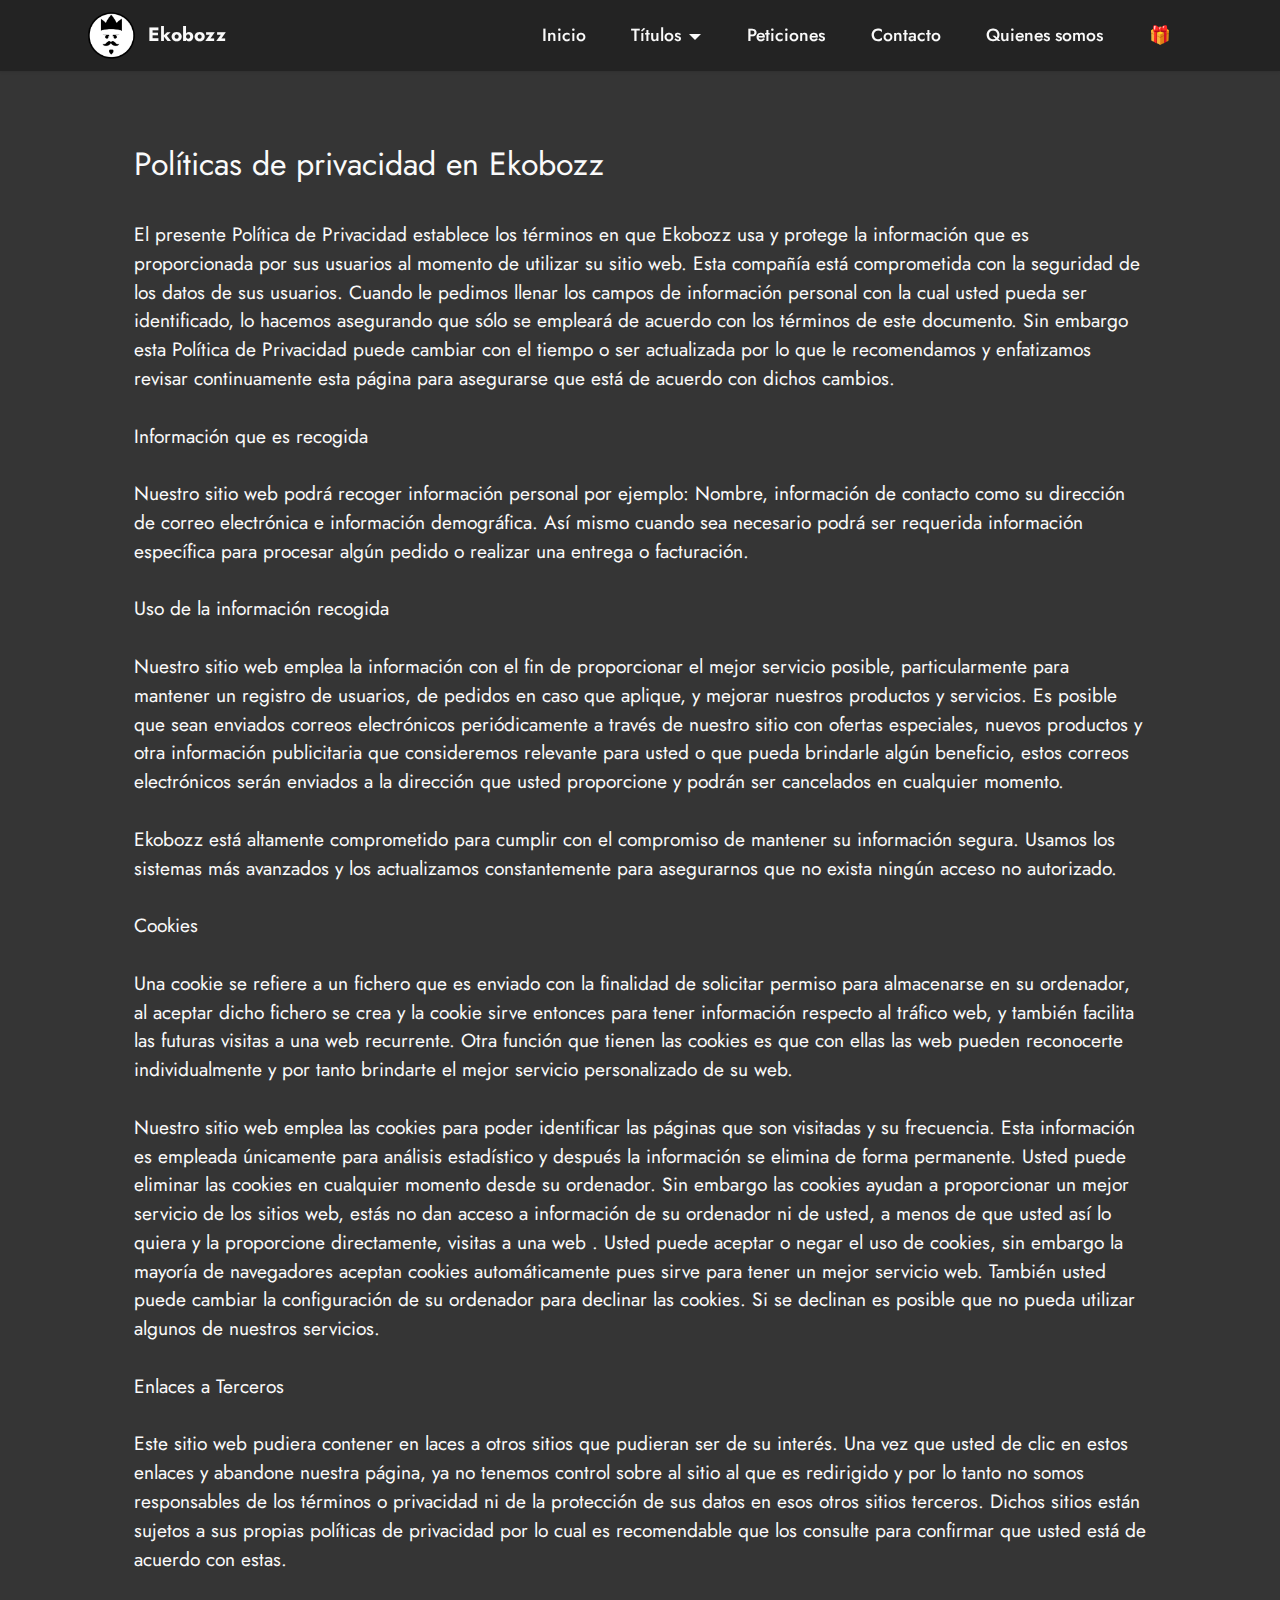
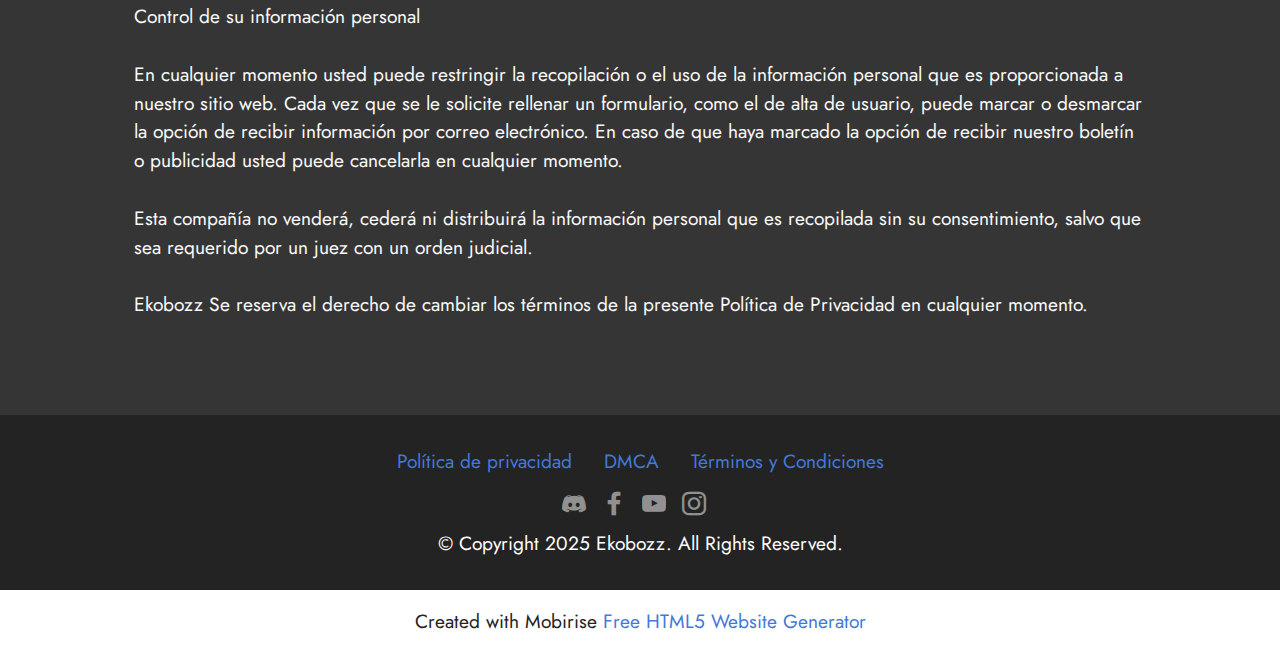
<file: docs/page1.html>
<!DOCTYPE html>
<html  >
<head>
  <!-- Site made with Mobirise Website Builder v5.6.11, https://mobirise.com -->
  <meta charset="UTF-8">
  <meta http-equiv="X-UA-Compatible" content="IE=edge">
  <meta name="generator" content="Mobirise v5.6.11, mobirise.com">
  <meta name="twitter:card" content="summary_large_image"/>
  <meta name="twitter:image:src" content="">
  <meta property="og:image" content="">
  <meta name="twitter:title" content="PoliticasDePrivacidad">
  <meta name="viewport" content="width=device-width, initial-scale=1, minimum-scale=1">
  <link rel="shortcut icon" href="assets/images/logo.png" type="image/x-icon">
  <meta name="description" content="">
  
  
  <title>PoliticasDePrivacidad</title>
  <link rel="stylesheet" href="assets/web/assets/mobirise-icons2/mobirise2.css">
  <link rel="stylesheet" href="assets/bootstrap/css/bootstrap.min.css">
  <link rel="stylesheet" href="assets/bootstrap/css/bootstrap-grid.min.css">
  <link rel="stylesheet" href="assets/bootstrap/css/bootstrap-reboot.min.css">
  <link rel="stylesheet" href="assets/dropdown/css/style.css">
  <link rel="stylesheet" href="assets/socicon/css/styles.css">
  <link rel="stylesheet" href="assets/theme/css/style.css">
  <link rel="preload" href="https://fonts.googleapis.com/css?family=Jost:100,200,300,400,500,600,700,800,900,100i,200i,300i,400i,500i,600i,700i,800i,900i&display=swap" as="style" onload="this.onload=null;this.rel='stylesheet'">
  <noscript><link rel="stylesheet" href="https://fonts.googleapis.com/css?family=Jost:100,200,300,400,500,600,700,800,900,100i,200i,300i,400i,500i,600i,700i,800i,900i&display=swap"></noscript>
  <link rel="preload" as="style" href="assets/mobirise/css/mbr-additional.css"><link rel="stylesheet" href="assets/mobirise/css/mbr-additional.css" type="text/css">
  
  
  
  
</head>
<body>
  
  <section data-bs-version="5.1" class="menu menu2 cid-tbWUtJ8Cew" once="menu" id="menu2-17">
    
    <nav class="navbar navbar-dropdown navbar-fixed-top navbar-expand-lg">
        <div class="container">
            <div class="navbar-brand">
                <span class="navbar-logo">
                    
                        <img src="assets/images/logo.png" alt="Logo" style="height: 3rem;">
                    
                </span>
                <span class="navbar-caption-wrap"><a class="navbar-caption text-white text-primary display-7" href="https://mobiri.se">Ekobozz</a></span>
            </div>
            <button class="navbar-toggler" type="button" data-toggle="collapse" data-bs-toggle="collapse" data-target="#navbarSupportedContent" data-bs-target="#navbarSupportedContent" aria-controls="navbarNavAltMarkup" aria-expanded="false" aria-label="Toggle navigation">
                <div class="hamburger">
                    <span></span>
                    <span></span>
                    <span></span>
                    <span></span>
                </div>
            </button>
            <div class="collapse navbar-collapse" id="navbarSupportedContent">
                <ul class="navbar-nav nav-dropdown nav-right" data-app-modern-menu="true"><li class="nav-item"><a class="nav-link link text-white text-primary display-4" href="index.html#header3-1">Inicio</a></li>
                    <li class="nav-item dropdown"><a class="nav-link link dropdown-toggle text-white display-4" href="https://mobiri.se" data-toggle="dropdown-submenu" data-bs-toggle="dropdown" data-bs-auto-close="outside" aria-expanded="false">Títulos</a><div class="dropdown-menu" aria-labelledby="dropdown-377"><a class="dropdown-item text-white text-primary display-4" href="page7.html#gallery3-1g">Android</a><a class="show dropdown-item text-white text-primary display-4" href="page8.html#gallery3-1i">PC</a><a class="show dropdown-item text-white text-primary display-4" href="page9.html#gallery3-1j">Software</a></div></li>
                    <li class="nav-item"><a class="nav-link link text-white text-primary display-4" href="page4.html#form5-19">Peticiones</a></li><li class="nav-item"><a class="nav-link link text-white text-primary display-4" href="page5.html#form5-1d">Contacto</a>
                    </li><li class="nav-item"><a class="nav-link link text-white text-primary display-4" href="page6.html#testimonials1-1t">Quienes somos</a></li><li class="nav-item"><a class="nav-link link text-white text-primary display-4" href="page10.html#top">🎁</a></li></ul>
                
                
            </div>
        </div>
    </nav>
</section>

<section data-bs-version="5.1" class="content5 cid-tbRPPScjp6" id="content5-u">
    
    <div class="container">
        <div class="row justify-content-center">
            <div class="col-md-12 col-lg-11">
                
                <h4 class="mbr-section-subtitle mbr-fonts-style mb-4 display-5">Políticas de privacidad en Ekobozz</h4>
                <p class="mbr-text mbr-fonts-style display-7">El presente Política de Privacidad establece los términos en que Ekobozz usa y protege la información que es proporcionada por sus usuarios al momento de utilizar su sitio web. Esta compañía está comprometida con la seguridad de los datos de sus usuarios. Cuando le pedimos llenar los campos de información personal con la cual usted pueda ser identificado, lo hacemos asegurando que sólo se empleará de acuerdo con los términos de este documento. Sin embargo esta Política de Privacidad puede cambiar con el tiempo o ser actualizada por lo que le recomendamos y enfatizamos revisar continuamente esta página para asegurarse que está de acuerdo con dichos cambios.
<br>
<br>Información que es recogida
<br>
<br>Nuestro sitio web podrá recoger información personal por ejemplo: Nombre,  información de contacto como  su dirección de correo electrónica e información demográfica. Así mismo cuando sea necesario podrá ser requerida información específica para procesar algún pedido o realizar una entrega o facturación.
<br>
<br>Uso de la información recogida
<br>
<br>Nuestro sitio web emplea la información con el fin de proporcionar el mejor servicio posible, particularmente para mantener un registro de usuarios, de pedidos en caso que aplique, y mejorar nuestros productos y servicios.  Es posible que sean enviados correos electrónicos periódicamente a través de nuestro sitio con ofertas especiales, nuevos productos y otra información publicitaria que consideremos relevante para usted o que pueda brindarle algún beneficio, estos correos electrónicos serán enviados a la dirección que usted proporcione y podrán ser cancelados en cualquier momento.
<br>
<br>Ekobozz está altamente comprometido para cumplir con el compromiso de mantener su información segura. Usamos los sistemas más avanzados y los actualizamos constantemente para asegurarnos que no exista ningún acceso no autorizado.
<br>
<br>Cookies
<br>
<br>Una cookie se refiere a un fichero que es enviado con la finalidad de solicitar permiso para almacenarse en su ordenador, al aceptar dicho fichero se crea y la cookie sirve entonces para tener información respecto al tráfico web, y también facilita las futuras visitas a una web recurrente. Otra función que tienen las cookies es que con ellas las web pueden reconocerte individualmente y por tanto brindarte el mejor servicio personalizado de su web.
<br>
<br>Nuestro sitio web emplea las cookies para poder identificar las páginas que son visitadas y su frecuencia. Esta información es empleada únicamente para análisis estadístico y después la información se elimina de forma permanente. Usted puede eliminar las cookies en cualquier momento desde su ordenador. Sin embargo las cookies ayudan a proporcionar un mejor servicio de los sitios web, estás no dan acceso a información de su ordenador ni de usted, a menos de que usted así lo quiera y la proporcione directamente, visitas a una web . Usted puede aceptar o negar el uso de cookies, sin embargo la mayoría de navegadores aceptan cookies automáticamente pues sirve para tener un mejor servicio web. También usted puede cambiar la configuración de su ordenador para declinar las cookies. Si se declinan es posible que no pueda utilizar algunos de nuestros servicios.
<br>
<br>Enlaces a Terceros
<br>
<br>Este sitio web pudiera contener en laces a otros sitios que pudieran ser de su interés. Una vez que usted de clic en estos enlaces y abandone nuestra página, ya no tenemos control sobre al sitio al que es redirigido y por lo tanto no somos responsables de los términos o privacidad ni de la protección de sus datos en esos otros sitios terceros. Dichos sitios están sujetos a sus propias políticas de privacidad por lo cual es recomendable que los consulte para confirmar que usted está de acuerdo con estas.
<br>
<br>Control de su información personal
<br>
<br>En cualquier momento usted puede restringir la recopilación o el uso de la información personal que es proporcionada a nuestro sitio web.  Cada vez que se le solicite rellenar un formulario, como el de alta de usuario, puede marcar o desmarcar la opción de recibir información por correo electrónico.  En caso de que haya marcado la opción de recibir nuestro boletín o publicidad usted puede cancelarla en cualquier momento.
<br>
<br>Esta compañía no venderá, cederá ni distribuirá la información personal que es recopilada sin su consentimiento, salvo que sea requerido por un juez con un orden judicial.
<br>
<br>Ekobozz Se reserva el derecho de cambiar los términos de la presente Política de Privacidad en cualquier momento.</p>
            </div>
        </div>
    </div>
</section>

<section data-bs-version="5.1" class="footer3 cid-tbWUyhyMiZ" once="footers" id="footer3-18">

    

    

    <div class="container">
        <div class="media-container-row align-center mbr-white">
            <div class="row row-links">
                <ul class="foot-menu">
                    
                    
                    
                    
                    
                <li class="foot-menu-item mbr-fonts-style display-7"><a href="page1.html#content5-u" class="text-primary">Política de privacidad</a></li><li class="foot-menu-item mbr-fonts-style display-7">
                        <a class="text-primary" href="page2.html#content5-y">DMCA</a>
                    </li><li class="foot-menu-item mbr-fonts-style display-7"><a href="page3.html#content5-11" class="text-primary">Términos y Condiciones</a></li></ul>
            </div>
            <div class="row social-row">
                <div class="social-list align-right pb-2">
                    
                    
                    
                    
                    
                    
                <div class="soc-item">
                        <a href="https://twitter.com/mobirise" target="_blank">
                            <span class="mbr-iconfont mbr-iconfont-social socicon-discord socicon"></span>
                        </a>
                    </div><div class="soc-item">
                        <a href="https://www.facebook.com/pages/Mobirise/1616226671953247" target="_blank">
                            <span class="socicon-facebook socicon mbr-iconfont mbr-iconfont-social"></span>
                        </a>
                    </div><div class="soc-item">
                        <a href="https://www.youtube.com/c/mobirise" target="_blank">
                            <span class="socicon-youtube socicon mbr-iconfont mbr-iconfont-social"></span>
                        </a>
                    </div><div class="soc-item">
                        <a href="https://instagram.com/mobirise" target="_blank">
                            <span class="socicon-instagram socicon mbr-iconfont mbr-iconfont-social"></span>
                        </a>
                    </div></div>
            </div>
            <div class="row row-copirayt">
                <p class="mbr-text mb-0 mbr-fonts-style mbr-white align-center display-7">
                    © Copyright 2025 Ekobozz. All Rights Reserved.
                </p>
            </div>
        </div>
    </div>
</section><section class="display-7" style="padding: 0;align-items: center;justify-content: center;flex-wrap: wrap;    align-content: center;display: flex;position: relative;height: 4rem;"><a href="https://mobiri.se/2694290" style="flex: 1 1;height: 4rem;position: absolute;width: 100%;z-index: 1;"><img alt="" style="height: 4rem;" src="[data-uri]"></a><p style="margin: 0;text-align: center;" class="display-7">Created with Mobirise &#8204;</p><a style="z-index:1" href="https://mobirise.com/html-builder.html">Free HTML5 Website Generator</a></section><script src="assets/bootstrap/js/bootstrap.bundle.min.js"></script>  <script src="assets/smoothscroll/smooth-scroll.js"></script>  <script src="assets/ytplayer/index.js"></script>  <script src="assets/dropdown/js/navbar-dropdown.js"></script>  <script src="assets/theme/js/script.js"></script>  
  
  
</body>
</html>
</file>
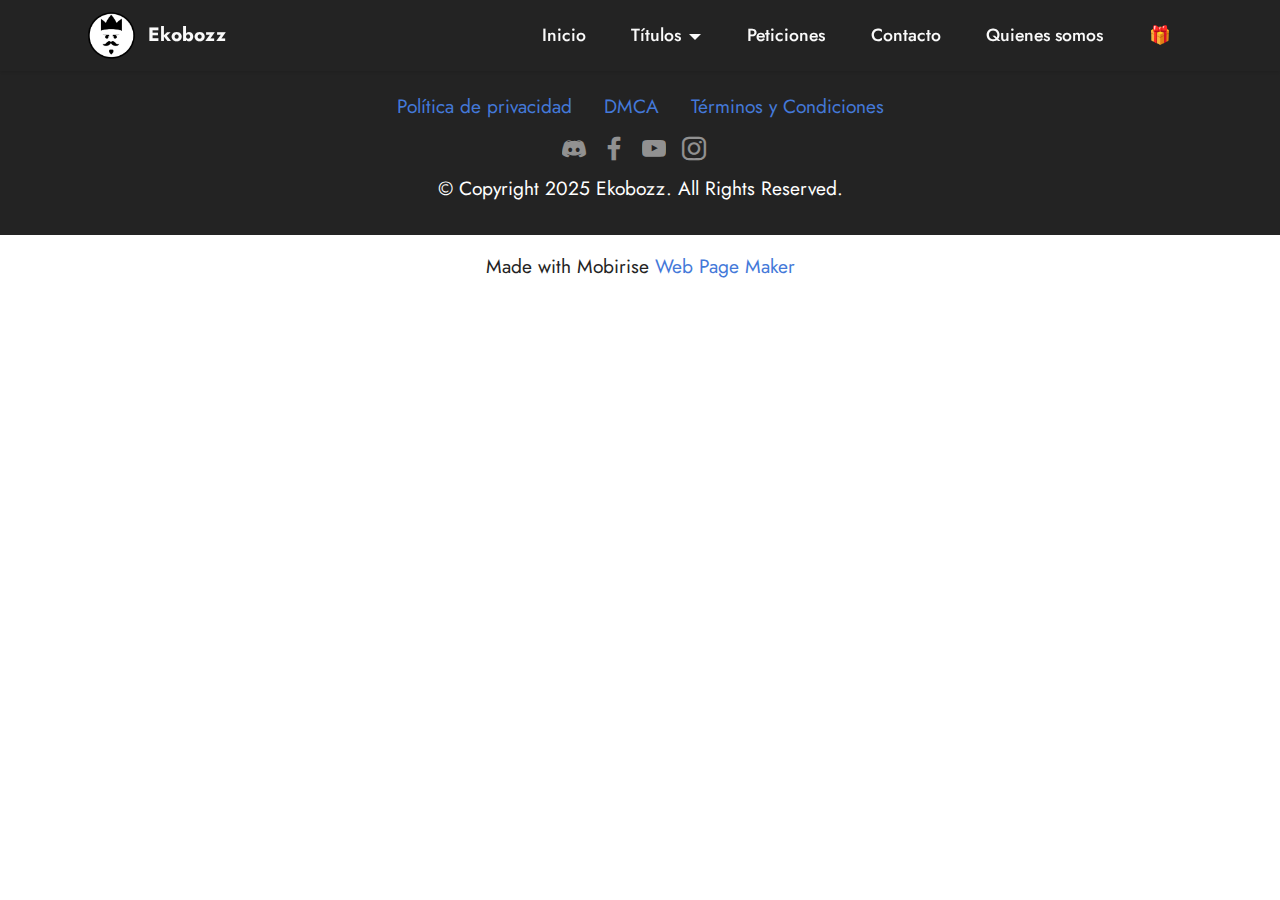
<file: docs/page10.html>
<!DOCTYPE html>
<html  >
<head>
  <!-- Site made with Mobirise Website Builder v5.6.11, https://mobirise.com -->
  <meta charset="UTF-8">
  <meta http-equiv="X-UA-Compatible" content="IE=edge">
  <meta name="generator" content="Mobirise v5.6.11, mobirise.com">
  <meta name="twitter:card" content="summary_large_image"/>
  <meta name="twitter:image:src" content="">
  <meta property="og:image" content="">
  <meta name="twitter:title" content="regalo">
  <meta name="viewport" content="width=device-width, initial-scale=1, minimum-scale=1">
  <link rel="shortcut icon" href="assets/images/logo.png" type="image/x-icon">
  <meta name="description" content="">
  
  
  <title>regalo</title>
  <link rel="stylesheet" href="assets/web/assets/mobirise-icons2/mobirise2.css">
  <link rel="stylesheet" href="assets/bootstrap/css/bootstrap.min.css">
  <link rel="stylesheet" href="assets/bootstrap/css/bootstrap-grid.min.css">
  <link rel="stylesheet" href="assets/bootstrap/css/bootstrap-reboot.min.css">
  <link rel="stylesheet" href="assets/dropdown/css/style.css">
  <link rel="stylesheet" href="assets/socicon/css/styles.css">
  <link rel="stylesheet" href="assets/theme/css/style.css">
  <link rel="preload" href="https://fonts.googleapis.com/css?family=Jost:100,200,300,400,500,600,700,800,900,100i,200i,300i,400i,500i,600i,700i,800i,900i&display=swap" as="style" onload="this.onload=null;this.rel='stylesheet'">
  <noscript><link rel="stylesheet" href="https://fonts.googleapis.com/css?family=Jost:100,200,300,400,500,600,700,800,900,100i,200i,300i,400i,500i,600i,700i,800i,900i&display=swap"></noscript>
  <link rel="preload" as="style" href="assets/mobirise/css/mbr-additional.css"><link rel="stylesheet" href="assets/mobirise/css/mbr-additional.css" type="text/css">
  
  
  
  
</head>
<body>
  
  <section data-bs-version="5.1" class="menu menu2 cid-tbWUtJ8Cew" once="menu" id="menu2-17">
    
    <nav class="navbar navbar-dropdown navbar-fixed-top navbar-expand-lg">
        <div class="container">
            <div class="navbar-brand">
                <span class="navbar-logo">
                    
                        <img src="assets/images/logo.png" alt="Logo" style="height: 3rem;">
                    
                </span>
                <span class="navbar-caption-wrap"><a class="navbar-caption text-white text-primary display-7" href="https://mobiri.se">Ekobozz</a></span>
            </div>
            <button class="navbar-toggler" type="button" data-toggle="collapse" data-bs-toggle="collapse" data-target="#navbarSupportedContent" data-bs-target="#navbarSupportedContent" aria-controls="navbarNavAltMarkup" aria-expanded="false" aria-label="Toggle navigation">
                <div class="hamburger">
                    <span></span>
                    <span></span>
                    <span></span>
                    <span></span>
                </div>
            </button>
            <div class="collapse navbar-collapse" id="navbarSupportedContent">
                <ul class="navbar-nav nav-dropdown nav-right" data-app-modern-menu="true"><li class="nav-item"><a class="nav-link link text-white text-primary display-4" href="index.html#header3-1">Inicio</a></li>
                    <li class="nav-item dropdown"><a class="nav-link link dropdown-toggle text-white display-4" href="https://mobiri.se" data-toggle="dropdown-submenu" data-bs-toggle="dropdown" data-bs-auto-close="outside" aria-expanded="false">Títulos</a><div class="dropdown-menu" aria-labelledby="dropdown-377"><a class="dropdown-item text-white text-primary display-4" href="page7.html#gallery3-1g">Android</a><a class="show dropdown-item text-white text-primary display-4" href="page8.html#gallery3-1i">PC</a><a class="show dropdown-item text-white text-primary display-4" href="page9.html#gallery3-1j">Software</a></div></li>
                    <li class="nav-item"><a class="nav-link link text-white text-primary display-4" href="page4.html#form5-19">Peticiones</a></li><li class="nav-item"><a class="nav-link link text-white text-primary display-4" href="page5.html#form5-1d">Contacto</a>
                    </li><li class="nav-item"><a class="nav-link link text-white text-primary display-4" href="page6.html#testimonials1-1t">Quienes somos</a></li><li class="nav-item"><a class="nav-link link text-white text-primary display-4" href="page10.html#top">🎁</a></li></ul>
                
                
            </div>
        </div>
    </nav>
</section>

<section data-bs-version="5.1" class="footer3 cid-tbWUyhyMiZ" once="footers" id="footer3-18">

    

    

    <div class="container">
        <div class="media-container-row align-center mbr-white">
            <div class="row row-links">
                <ul class="foot-menu">
                    
                    
                    
                    
                    
                <li class="foot-menu-item mbr-fonts-style display-7"><a href="page1.html#content5-u" class="text-primary">Política de privacidad</a></li><li class="foot-menu-item mbr-fonts-style display-7">
                        <a class="text-primary" href="page2.html#content5-y">DMCA</a>
                    </li><li class="foot-menu-item mbr-fonts-style display-7"><a href="page3.html#content5-11" class="text-primary">Términos y Condiciones</a></li></ul>
            </div>
            <div class="row social-row">
                <div class="social-list align-right pb-2">
                    
                    
                    
                    
                    
                    
                <div class="soc-item">
                        <a href="https://twitter.com/mobirise" target="_blank">
                            <span class="mbr-iconfont mbr-iconfont-social socicon-discord socicon"></span>
                        </a>
                    </div><div class="soc-item">
                        <a href="https://www.facebook.com/pages/Mobirise/1616226671953247" target="_blank">
                            <span class="socicon-facebook socicon mbr-iconfont mbr-iconfont-social"></span>
                        </a>
                    </div><div class="soc-item">
                        <a href="https://www.youtube.com/c/mobirise" target="_blank">
                            <span class="socicon-youtube socicon mbr-iconfont mbr-iconfont-social"></span>
                        </a>
                    </div><div class="soc-item">
                        <a href="https://instagram.com/mobirise" target="_blank">
                            <span class="socicon-instagram socicon mbr-iconfont mbr-iconfont-social"></span>
                        </a>
                    </div></div>
            </div>
            <div class="row row-copirayt">
                <p class="mbr-text mb-0 mbr-fonts-style mbr-white align-center display-7">
                    © Copyright 2025 Ekobozz. All Rights Reserved.
                </p>
            </div>
        </div>
    </div>
</section><section class="display-7" style="padding: 0;align-items: center;justify-content: center;flex-wrap: wrap;    align-content: center;display: flex;position: relative;height: 4rem;"><a href="https://mobiri.se/2694290" style="flex: 1 1;height: 4rem;position: absolute;width: 100%;z-index: 1;"><img alt="" style="height: 4rem;" src="[data-uri]"></a><p style="margin: 0;text-align: center;" class="display-7">Made with Mobirise &#8204;</p><a style="z-index:1" href="https://mobirise.com/web-page-maker.html">Web Page Maker</a></section><script src="assets/bootstrap/js/bootstrap.bundle.min.js"></script>  <script src="assets/smoothscroll/smooth-scroll.js"></script>  <script src="assets/ytplayer/index.js"></script>  <script src="assets/dropdown/js/navbar-dropdown.js"></script>  <script src="assets/theme/js/script.js"></script>  
  
  
</body>
</html>
</file>
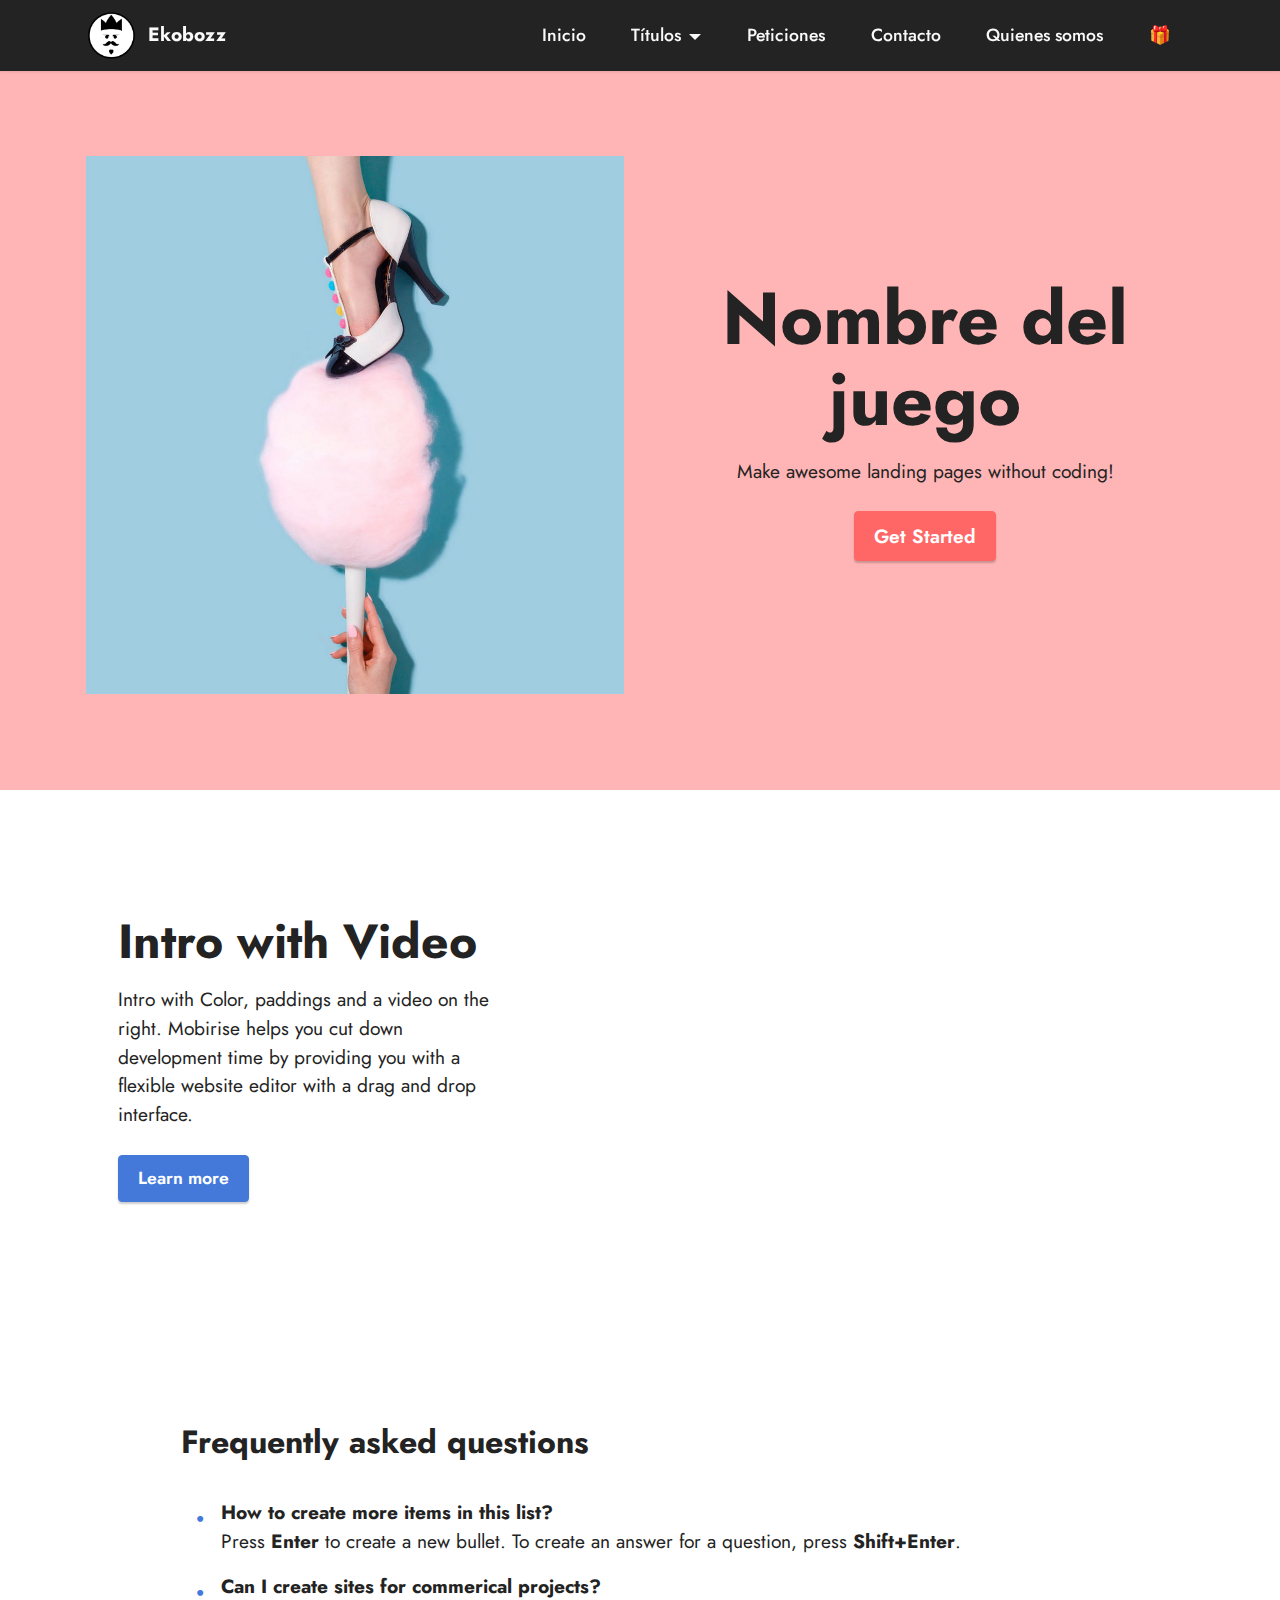
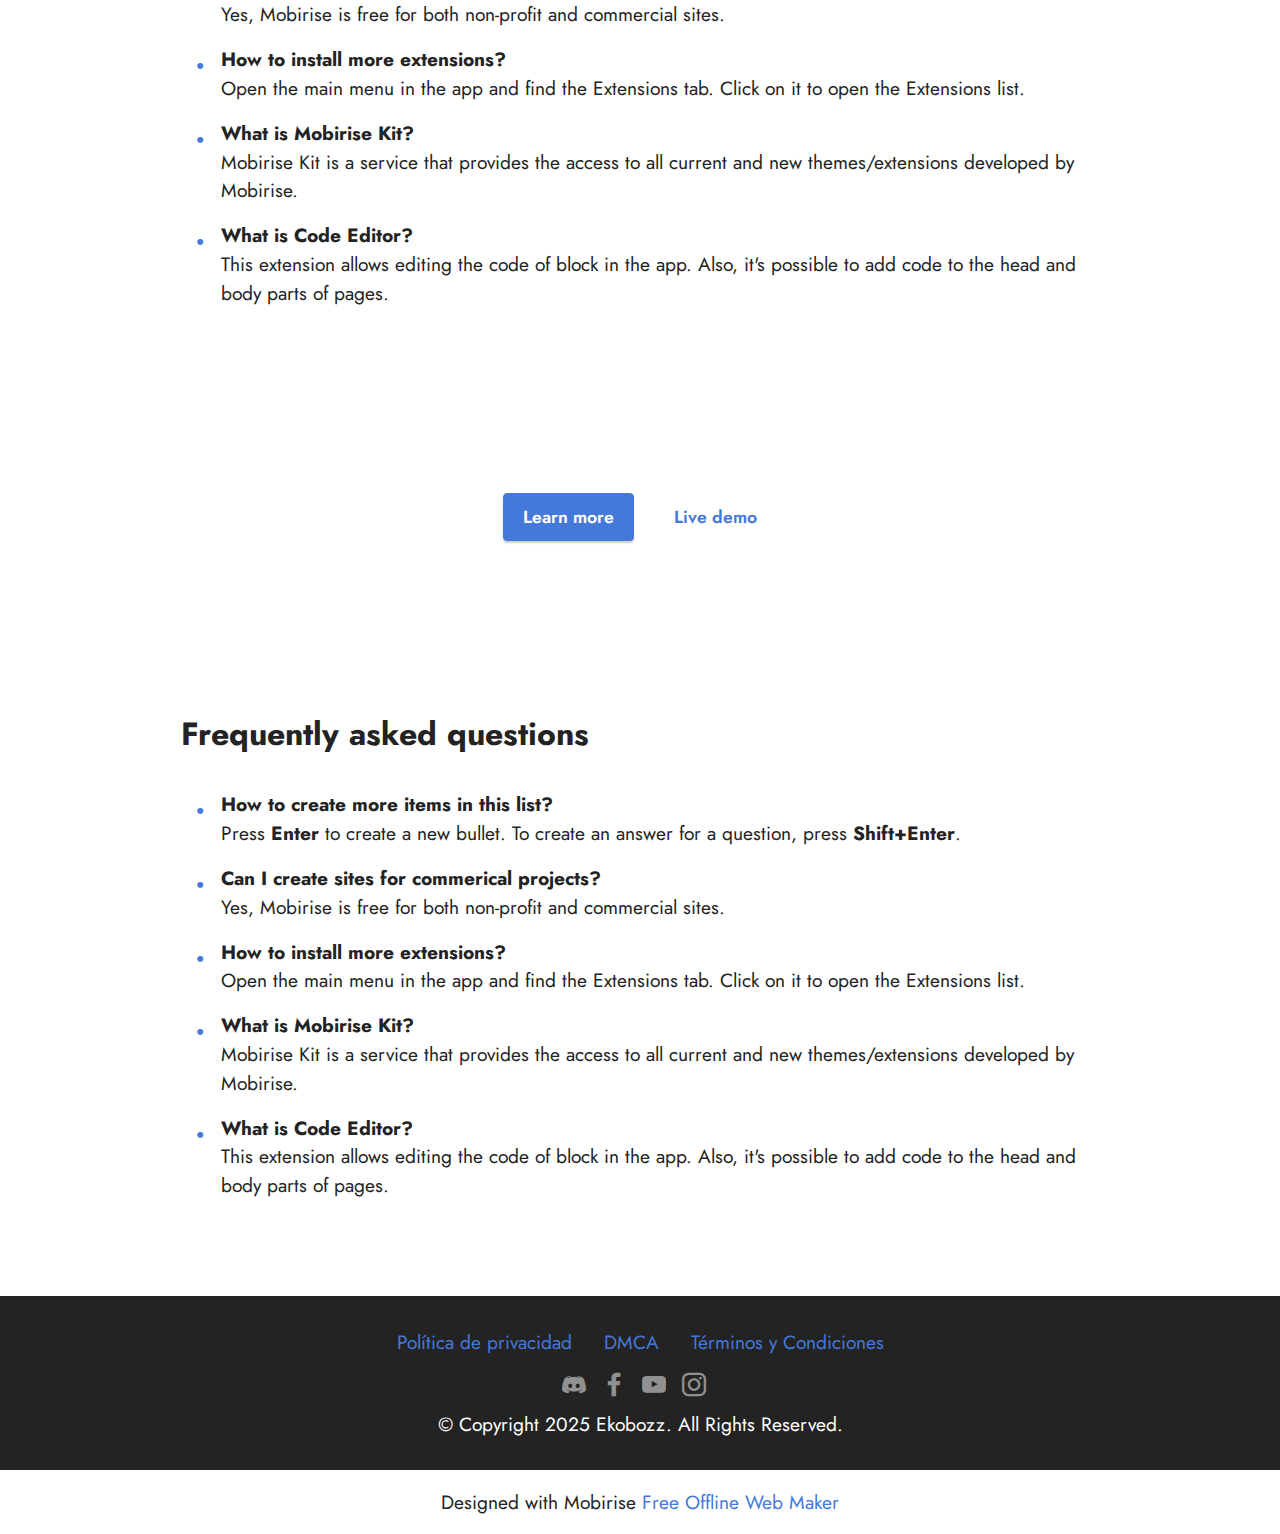
<file: docs/page11.html>
<!DOCTYPE html>
<html  >
<head>
  <!-- Site made with Mobirise Website Builder v5.6.11, https://mobirise.com -->
  <meta charset="UTF-8">
  <meta http-equiv="X-UA-Compatible" content="IE=edge">
  <meta name="generator" content="Mobirise v5.6.11, mobirise.com">
  <meta name="twitter:card" content="summary_large_image"/>
  <meta name="twitter:image:src" content="">
  <meta property="og:image" content="">
  <meta name="twitter:title" content="Elemento">
  <meta name="viewport" content="width=device-width, initial-scale=1, minimum-scale=1">
  <link rel="shortcut icon" href="assets/images/logo.png" type="image/x-icon">
  <meta name="description" content="">
  
  
  <title>Elemento</title>
  <link rel="stylesheet" href="assets/web/assets/mobirise-icons2/mobirise2.css">
  <link rel="stylesheet" href="assets/bootstrap/css/bootstrap.min.css">
  <link rel="stylesheet" href="assets/bootstrap/css/bootstrap-grid.min.css">
  <link rel="stylesheet" href="assets/bootstrap/css/bootstrap-reboot.min.css">
  <link rel="stylesheet" href="assets/dropdown/css/style.css">
  <link rel="stylesheet" href="assets/socicon/css/styles.css">
  <link rel="stylesheet" href="assets/theme/css/style.css">
  <link rel="preload" href="https://fonts.googleapis.com/css?family=Jost:100,200,300,400,500,600,700,800,900,100i,200i,300i,400i,500i,600i,700i,800i,900i&display=swap" as="style" onload="this.onload=null;this.rel='stylesheet'">
  <noscript><link rel="stylesheet" href="https://fonts.googleapis.com/css?family=Jost:100,200,300,400,500,600,700,800,900,100i,200i,300i,400i,500i,600i,700i,800i,900i&display=swap"></noscript>
  <link rel="preload" as="style" href="assets/mobirise/css/mbr-additional.css"><link rel="stylesheet" href="assets/mobirise/css/mbr-additional.css" type="text/css">
  
  
  
  
</head>
<body>
  
  <section data-bs-version="5.1" class="menu menu2 cid-tbXWiCCeyS" once="menu" id="menu2-1q">
    
    <nav class="navbar navbar-dropdown navbar-fixed-top navbar-expand-lg">
        <div class="container">
            <div class="navbar-brand">
                <span class="navbar-logo">
                    
                        <img src="assets/images/logo.png" alt="Logo" style="height: 3rem;">
                    
                </span>
                <span class="navbar-caption-wrap"><a class="navbar-caption text-white text-primary display-7" href="https://mobiri.se">Ekobozz</a></span>
            </div>
            <button class="navbar-toggler" type="button" data-toggle="collapse" data-bs-toggle="collapse" data-target="#navbarSupportedContent" data-bs-target="#navbarSupportedContent" aria-controls="navbarNavAltMarkup" aria-expanded="false" aria-label="Toggle navigation">
                <div class="hamburger">
                    <span></span>
                    <span></span>
                    <span></span>
                    <span></span>
                </div>
            </button>
            <div class="collapse navbar-collapse" id="navbarSupportedContent">
                <ul class="navbar-nav nav-dropdown nav-right" data-app-modern-menu="true"><li class="nav-item"><a class="nav-link link text-white text-primary display-4" href="index.html#header3-1">Inicio</a></li>
                    <li class="nav-item dropdown"><a class="nav-link link dropdown-toggle text-white display-4" href="https://mobiri.se" data-toggle="dropdown-submenu" data-bs-toggle="dropdown" data-bs-auto-close="outside" aria-expanded="false">Títulos</a><div class="dropdown-menu" aria-labelledby="dropdown-377"><a class="dropdown-item text-white text-primary display-4" href="page7.html#gallery3-1g">Android</a><a class="show dropdown-item text-white text-primary display-4" href="page8.html#gallery3-1i">PC</a><a class="show dropdown-item text-white text-primary display-4" href="page9.html#gallery3-1j">Software</a></div></li>
                    <li class="nav-item"><a class="nav-link link text-white text-primary display-4" href="page4.html#form5-19">Peticiones</a></li><li class="nav-item"><a class="nav-link link text-white text-primary display-4" href="page5.html#form5-1d">Contacto</a>
                    </li><li class="nav-item"><a class="nav-link link text-white text-primary display-4" href="page6.html#testimonials1-1t">Quienes somos</a></li><li class="nav-item"><a class="nav-link link text-white text-primary display-4" href="page10.html#top">🎁</a></li></ul>
                
                
            </div>
        </div>
    </nav>
</section>

<section data-bs-version="5.1" class="header11 cid-tbZTVWXuHn" id="header11-1v">

    

    
    

    <div class="container">
        <div class="row justify-content-center">
            <div class="col-12 col-md-6 image-wrapper">
                <img class="w-100" src="assets/images/sq4.jpg" alt="Mobirise Website Builder">
            </div>
            <div class="col-12 col-md">
                <div class="text-wrapper text-center">
                    <h1 class="mbr-section-title mbr-fonts-style mb-3 display-1">
                        <strong>Nombre del juego</strong></h1>
                    <p class="mbr-text mbr-fonts-style display-7">
                        Make awesome landing pages without coding!</p>
                    <div class="mbr-section-btn mt-3"><a class="btn btn-secondary display-7" href="https://mobiri.se">Get Started</a>
                    </div>
                </div>
            </div>
        </div>
    </div>
</section>

<section data-bs-version="5.1" class="header15 cid-tbZU01QYlA" id="header15-1x">
    

    
    

    <div class="container">
        <div class="row justify-content-center">
            <div class="col-12 col-md">
                <div class="text-wrapper">
                    <h2 class="mbr-section-title mb-3 mbr-fonts-style display-2">
                        <strong>Intro with Video</strong>
                    </h2>
                    <p class="mbr-text mb-3 mbr-fonts-style display-7">
                        Intro with Color, paddings and a video on the right. Mobirise helps you cut down
                        development time by providing you with a flexible website editor with a drag and drop interface.
                    </p>
                    <div class="mbr-section-btn">
                        <a class="btn btn-primary display-4" href="https://mobiri.se">Learn more</a>
                    </div>
                </div>
            </div>
            <div class="mbr-figure col-12 col-md-7"><iframe class="mbr-embedded-video" src="https://www.youtube.com/embed/HujDEPAWboE?rel=0&amp;amp;mute=1&amp;showinfo=0&amp;autoplay=0&amp;loop=0" width="1280" height="720" frameborder="0" allowfullscreen></iframe></div>
        </div>
    </div>
</section>

<section data-bs-version="5.1" class="content14 cid-tbZUaEOpEe" id="content14-1y">
    

    
    
    
    <div class="container">
        <div class="row justify-content-center">
            <div class="col-md-12 col-lg-10">
                    <h3 class="mbr-section-title mbr-fonts-style mb-4 display-5">
                        <strong>Frequently asked questions</strong>
                    </h3>
                <ul class="list mbr-fonts-style display-7">
                    <li><strong>How to create more items in this list?</strong><br>Press <strong>Enter </strong>to create a new
                        bullet. To
                        create an answer for a question, press <strong>Shift+Enter</strong>.</li>
                    <li><strong>Can I create sites for commerical projects?</strong><br>Yes, Mobirise is free for both
                        non-profit
                        and commercial sites.</li>
                    <li><strong>How to install more extensions?</strong><br>Open the main menu in the app and find the
                        Extensions
                        tab. Click on it to open the Extensions list.</li>
                    <li><strong>What is Mobirise Kit?
                        </strong><br>Mobirise Kit is a service that provides the access to all current and new
                        themes/extensions developed by Mobirise.</li>
                    <li><strong>What is Code Editor?<br></strong>This extension allows editing the code of block in the
                        app. Also,
                        it's possible to add code to the head and body parts of pages.</li>
                </ul>
            </div>
        </div>
    </div>
</section>

<section data-bs-version="5.1" class="content11 cid-tbZUdqu9DJ" id="content11-1z">
    
    <div class="container">
        <div class="row justify-content-center">
            <div class="col-md-12 col-lg-10">
                <div class="mbr-section-btn align-center">
                    <a class="btn btn-primary display-4" href="">Learn more</a>
                    <a class="btn btn-primary-outline display-4" href="">Live demo</a>
                </div>
            </div>
        </div>
    </div>
</section>

<section data-bs-version="5.1" class="content14 cid-tbZUiNwjId" id="content14-20">
    

    
    
    
    <div class="container">
        <div class="row justify-content-center">
            <div class="col-md-12 col-lg-10">
                    <h3 class="mbr-section-title mbr-fonts-style mb-4 display-5">
                        <strong>Frequently asked questions</strong>
                    </h3>
                <ul class="list mbr-fonts-style display-7">
                    <li><strong>How to create more items in this list?</strong><br>Press <strong>Enter </strong>to create a new
                        bullet. To
                        create an answer for a question, press <strong>Shift+Enter</strong>.</li>
                    <li><strong>Can I create sites for commerical projects?</strong><br>Yes, Mobirise is free for both
                        non-profit
                        and commercial sites.</li>
                    <li><strong>How to install more extensions?</strong><br>Open the main menu in the app and find the
                        Extensions
                        tab. Click on it to open the Extensions list.</li>
                    <li><strong>What is Mobirise Kit?
                        </strong><br>Mobirise Kit is a service that provides the access to all current and new
                        themes/extensions developed by Mobirise.</li>
                    <li><strong>What is Code Editor?<br></strong>This extension allows editing the code of block in the
                        app. Also,
                        it's possible to add code to the head and body parts of pages.</li>
                </ul>
            </div>
        </div>
    </div>
</section>

<section data-bs-version="5.1" class="footer3 cid-tbXWiCYwJQ" once="footers" id="footer3-1r">

    

    

    <div class="container">
        <div class="media-container-row align-center mbr-white">
            <div class="row row-links">
                <ul class="foot-menu">
                    
                    
                    
                    
                    
                <li class="foot-menu-item mbr-fonts-style display-7"><a href="page1.html#content5-u" class="text-primary">Política de privacidad</a></li><li class="foot-menu-item mbr-fonts-style display-7">
                        <a class="text-primary" href="page2.html#content5-y">DMCA</a>
                    </li><li class="foot-menu-item mbr-fonts-style display-7"><a href="page3.html#content5-11" class="text-primary">Términos y Condiciones</a></li></ul>
            </div>
            <div class="row social-row">
                <div class="social-list align-right pb-2">
                    
                    
                    
                    
                    
                    
                <div class="soc-item">
                        <a href="https://twitter.com/mobirise" target="_blank">
                            <span class="mbr-iconfont mbr-iconfont-social socicon-discord socicon"></span>
                        </a>
                    </div><div class="soc-item">
                        <a href="https://www.facebook.com/pages/Mobirise/1616226671953247" target="_blank">
                            <span class="socicon-facebook socicon mbr-iconfont mbr-iconfont-social"></span>
                        </a>
                    </div><div class="soc-item">
                        <a href="https://www.youtube.com/c/mobirise" target="_blank">
                            <span class="socicon-youtube socicon mbr-iconfont mbr-iconfont-social"></span>
                        </a>
                    </div><div class="soc-item">
                        <a href="https://instagram.com/mobirise" target="_blank">
                            <span class="socicon-instagram socicon mbr-iconfont mbr-iconfont-social"></span>
                        </a>
                    </div></div>
            </div>
            <div class="row row-copirayt">
                <p class="mbr-text mb-0 mbr-fonts-style mbr-white align-center display-7">
                    © Copyright 2025 Ekobozz. All Rights Reserved.
                </p>
            </div>
        </div>
    </div>
</section><section class="display-7" style="padding: 0;align-items: center;justify-content: center;flex-wrap: wrap;    align-content: center;display: flex;position: relative;height: 4rem;"><a href="https://mobiri.se/2694290" style="flex: 1 1;height: 4rem;position: absolute;width: 100%;z-index: 1;"><img alt="" style="height: 4rem;" src="[data-uri]"></a><p style="margin: 0;text-align: center;" class="display-7">Designed with Mobirise &#8204;</p><a style="z-index:1" href="https://mobirise.com/offline-website-builder.html">Free Offline Web Maker</a></section><script src="assets/bootstrap/js/bootstrap.bundle.min.js"></script>  <script src="assets/smoothscroll/smooth-scroll.js"></script>  <script src="assets/ytplayer/index.js"></script>  <script src="assets/dropdown/js/navbar-dropdown.js"></script>  <script src="assets/theme/js/script.js"></script>  
  
  
</body>
</html>
</file>
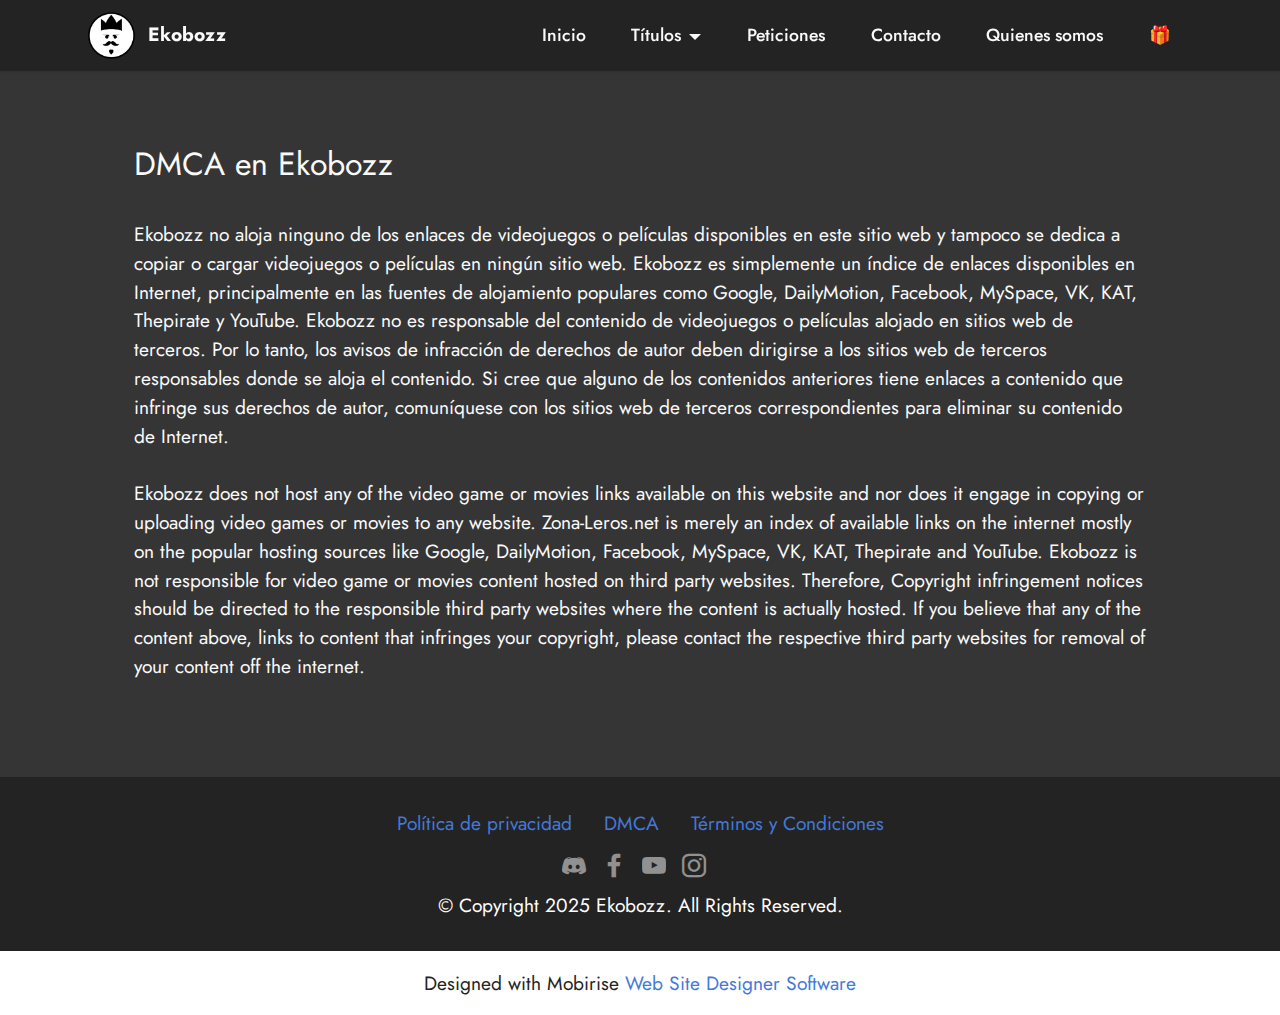
<file: docs/page2.html>
<!DOCTYPE html>
<html  >
<head>
  <!-- Site made with Mobirise Website Builder v5.6.11, https://mobirise.com -->
  <meta charset="UTF-8">
  <meta http-equiv="X-UA-Compatible" content="IE=edge">
  <meta name="generator" content="Mobirise v5.6.11, mobirise.com">
  <meta name="twitter:card" content="summary_large_image"/>
  <meta name="twitter:image:src" content="">
  <meta property="og:image" content="">
  <meta name="twitter:title" content="DMCA">
  <meta name="viewport" content="width=device-width, initial-scale=1, minimum-scale=1">
  <link rel="shortcut icon" href="assets/images/logo.png" type="image/x-icon">
  <meta name="description" content="">
  
  
  <title>DMCA</title>
  <link rel="stylesheet" href="assets/web/assets/mobirise-icons2/mobirise2.css">
  <link rel="stylesheet" href="assets/bootstrap/css/bootstrap.min.css">
  <link rel="stylesheet" href="assets/bootstrap/css/bootstrap-grid.min.css">
  <link rel="stylesheet" href="assets/bootstrap/css/bootstrap-reboot.min.css">
  <link rel="stylesheet" href="assets/dropdown/css/style.css">
  <link rel="stylesheet" href="assets/socicon/css/styles.css">
  <link rel="stylesheet" href="assets/theme/css/style.css">
  <link rel="preload" href="https://fonts.googleapis.com/css?family=Jost:100,200,300,400,500,600,700,800,900,100i,200i,300i,400i,500i,600i,700i,800i,900i&display=swap" as="style" onload="this.onload=null;this.rel='stylesheet'">
  <noscript><link rel="stylesheet" href="https://fonts.googleapis.com/css?family=Jost:100,200,300,400,500,600,700,800,900,100i,200i,300i,400i,500i,600i,700i,800i,900i&display=swap"></noscript>
  <link rel="preload" as="style" href="assets/mobirise/css/mbr-additional.css"><link rel="stylesheet" href="assets/mobirise/css/mbr-additional.css" type="text/css">
  
  
  
  
</head>
<body>
  
  <section data-bs-version="5.1" class="menu menu2 cid-tbWUtJ8Cew" once="menu" id="menu2-17">
    
    <nav class="navbar navbar-dropdown navbar-fixed-top navbar-expand-lg">
        <div class="container">
            <div class="navbar-brand">
                <span class="navbar-logo">
                    
                        <img src="assets/images/logo.png" alt="Logo" style="height: 3rem;">
                    
                </span>
                <span class="navbar-caption-wrap"><a class="navbar-caption text-white text-primary display-7" href="https://mobiri.se">Ekobozz</a></span>
            </div>
            <button class="navbar-toggler" type="button" data-toggle="collapse" data-bs-toggle="collapse" data-target="#navbarSupportedContent" data-bs-target="#navbarSupportedContent" aria-controls="navbarNavAltMarkup" aria-expanded="false" aria-label="Toggle navigation">
                <div class="hamburger">
                    <span></span>
                    <span></span>
                    <span></span>
                    <span></span>
                </div>
            </button>
            <div class="collapse navbar-collapse" id="navbarSupportedContent">
                <ul class="navbar-nav nav-dropdown nav-right" data-app-modern-menu="true"><li class="nav-item"><a class="nav-link link text-white text-primary display-4" href="index.html#header3-1">Inicio</a></li>
                    <li class="nav-item dropdown"><a class="nav-link link dropdown-toggle text-white display-4" href="https://mobiri.se" data-toggle="dropdown-submenu" data-bs-toggle="dropdown" data-bs-auto-close="outside" aria-expanded="false">Títulos</a><div class="dropdown-menu" aria-labelledby="dropdown-377"><a class="dropdown-item text-white text-primary display-4" href="page7.html#gallery3-1g">Android</a><a class="show dropdown-item text-white text-primary display-4" href="page8.html#gallery3-1i">PC</a><a class="show dropdown-item text-white text-primary display-4" href="page9.html#gallery3-1j">Software</a></div></li>
                    <li class="nav-item"><a class="nav-link link text-white text-primary display-4" href="page4.html#form5-19">Peticiones</a></li><li class="nav-item"><a class="nav-link link text-white text-primary display-4" href="page5.html#form5-1d">Contacto</a>
                    </li><li class="nav-item"><a class="nav-link link text-white text-primary display-4" href="page6.html#testimonials1-1t">Quienes somos</a></li><li class="nav-item"><a class="nav-link link text-white text-primary display-4" href="page10.html#top">🎁</a></li></ul>
                
                
            </div>
        </div>
    </nav>
</section>

<section data-bs-version="5.1" class="content5 cid-tbRRnTbL2y" id="content5-y">
    
    <div class="container">
        <div class="row justify-content-center">
            <div class="col-md-12 col-lg-11">
                
                <h4 class="mbr-section-subtitle mbr-fonts-style mb-4 display-5">DMCA en Ekobozz</h4>
                <p class="mbr-text mbr-fonts-style display-7">Ekobozz no aloja ninguno de los enlaces de videojuegos o películas disponibles en este sitio web y tampoco se dedica a copiar o cargar videojuegos o películas en ningún sitio web. Ekobozz es simplemente un índice de enlaces disponibles en Internet, principalmente en las fuentes de alojamiento populares como Google, DailyMotion, Facebook, MySpace, VK, KAT, Thepirate y YouTube. Ekobozz no es responsable del contenido de videojuegos o películas alojado en sitios web de terceros. Por lo tanto, los avisos de infracción de derechos de autor deben dirigirse a los sitios web de terceros responsables donde se aloja el contenido. Si cree que alguno de los contenidos anteriores tiene enlaces a contenido que infringe sus derechos de autor, comuníquese con los sitios web de terceros correspondientes para eliminar su contenido de Internet.<br><br>Ekobozz does not host any of the video game or movies links available on this website and nor does it engage in copying or uploading video games or movies to any website. Zona-Leros.net is merely an index of available links on the internet mostly on the popular hosting sources like Google, DailyMotion, Facebook, MySpace, VK, KAT, Thepirate and YouTube. Ekobozz is not responsible for video game or movies content hosted on third party websites. Therefore, Copyright infringement notices should be directed to the responsible third party websites where the content is actually hosted. If you believe that any of the content above, links to content that infringes your copyright, please contact the respective third party websites for removal of your content off the internet.</p>
            </div>
        </div>
    </div>
</section>

<section data-bs-version="5.1" class="footer3 cid-tbWUyhyMiZ" once="footers" id="footer3-18">

    

    

    <div class="container">
        <div class="media-container-row align-center mbr-white">
            <div class="row row-links">
                <ul class="foot-menu">
                    
                    
                    
                    
                    
                <li class="foot-menu-item mbr-fonts-style display-7"><a href="page1.html#content5-u" class="text-primary">Política de privacidad</a></li><li class="foot-menu-item mbr-fonts-style display-7">
                        <a class="text-primary" href="page2.html#content5-y">DMCA</a>
                    </li><li class="foot-menu-item mbr-fonts-style display-7"><a href="page3.html#content5-11" class="text-primary">Términos y Condiciones</a></li></ul>
            </div>
            <div class="row social-row">
                <div class="social-list align-right pb-2">
                    
                    
                    
                    
                    
                    
                <div class="soc-item">
                        <a href="https://twitter.com/mobirise" target="_blank">
                            <span class="mbr-iconfont mbr-iconfont-social socicon-discord socicon"></span>
                        </a>
                    </div><div class="soc-item">
                        <a href="https://www.facebook.com/pages/Mobirise/1616226671953247" target="_blank">
                            <span class="socicon-facebook socicon mbr-iconfont mbr-iconfont-social"></span>
                        </a>
                    </div><div class="soc-item">
                        <a href="https://www.youtube.com/c/mobirise" target="_blank">
                            <span class="socicon-youtube socicon mbr-iconfont mbr-iconfont-social"></span>
                        </a>
                    </div><div class="soc-item">
                        <a href="https://instagram.com/mobirise" target="_blank">
                            <span class="socicon-instagram socicon mbr-iconfont mbr-iconfont-social"></span>
                        </a>
                    </div></div>
            </div>
            <div class="row row-copirayt">
                <p class="mbr-text mb-0 mbr-fonts-style mbr-white align-center display-7">
                    © Copyright 2025 Ekobozz. All Rights Reserved.
                </p>
            </div>
        </div>
    </div>
</section><section class="display-7" style="padding: 0;align-items: center;justify-content: center;flex-wrap: wrap;    align-content: center;display: flex;position: relative;height: 4rem;"><a href="https://mobiri.se/2694290" style="flex: 1 1;height: 4rem;position: absolute;width: 100%;z-index: 1;"><img alt="" style="height: 4rem;" src="[data-uri]"></a><p style="margin: 0;text-align: center;" class="display-7">Designed with Mobirise &#8204;</p><a style="z-index:1" href="https://mobirise.com/website-design-software.html">Web Site Designer Software</a></section><script src="assets/bootstrap/js/bootstrap.bundle.min.js"></script>  <script src="assets/smoothscroll/smooth-scroll.js"></script>  <script src="assets/ytplayer/index.js"></script>  <script src="assets/dropdown/js/navbar-dropdown.js"></script>  <script src="assets/theme/js/script.js"></script>  
  
  
</body>
</html>
</file>
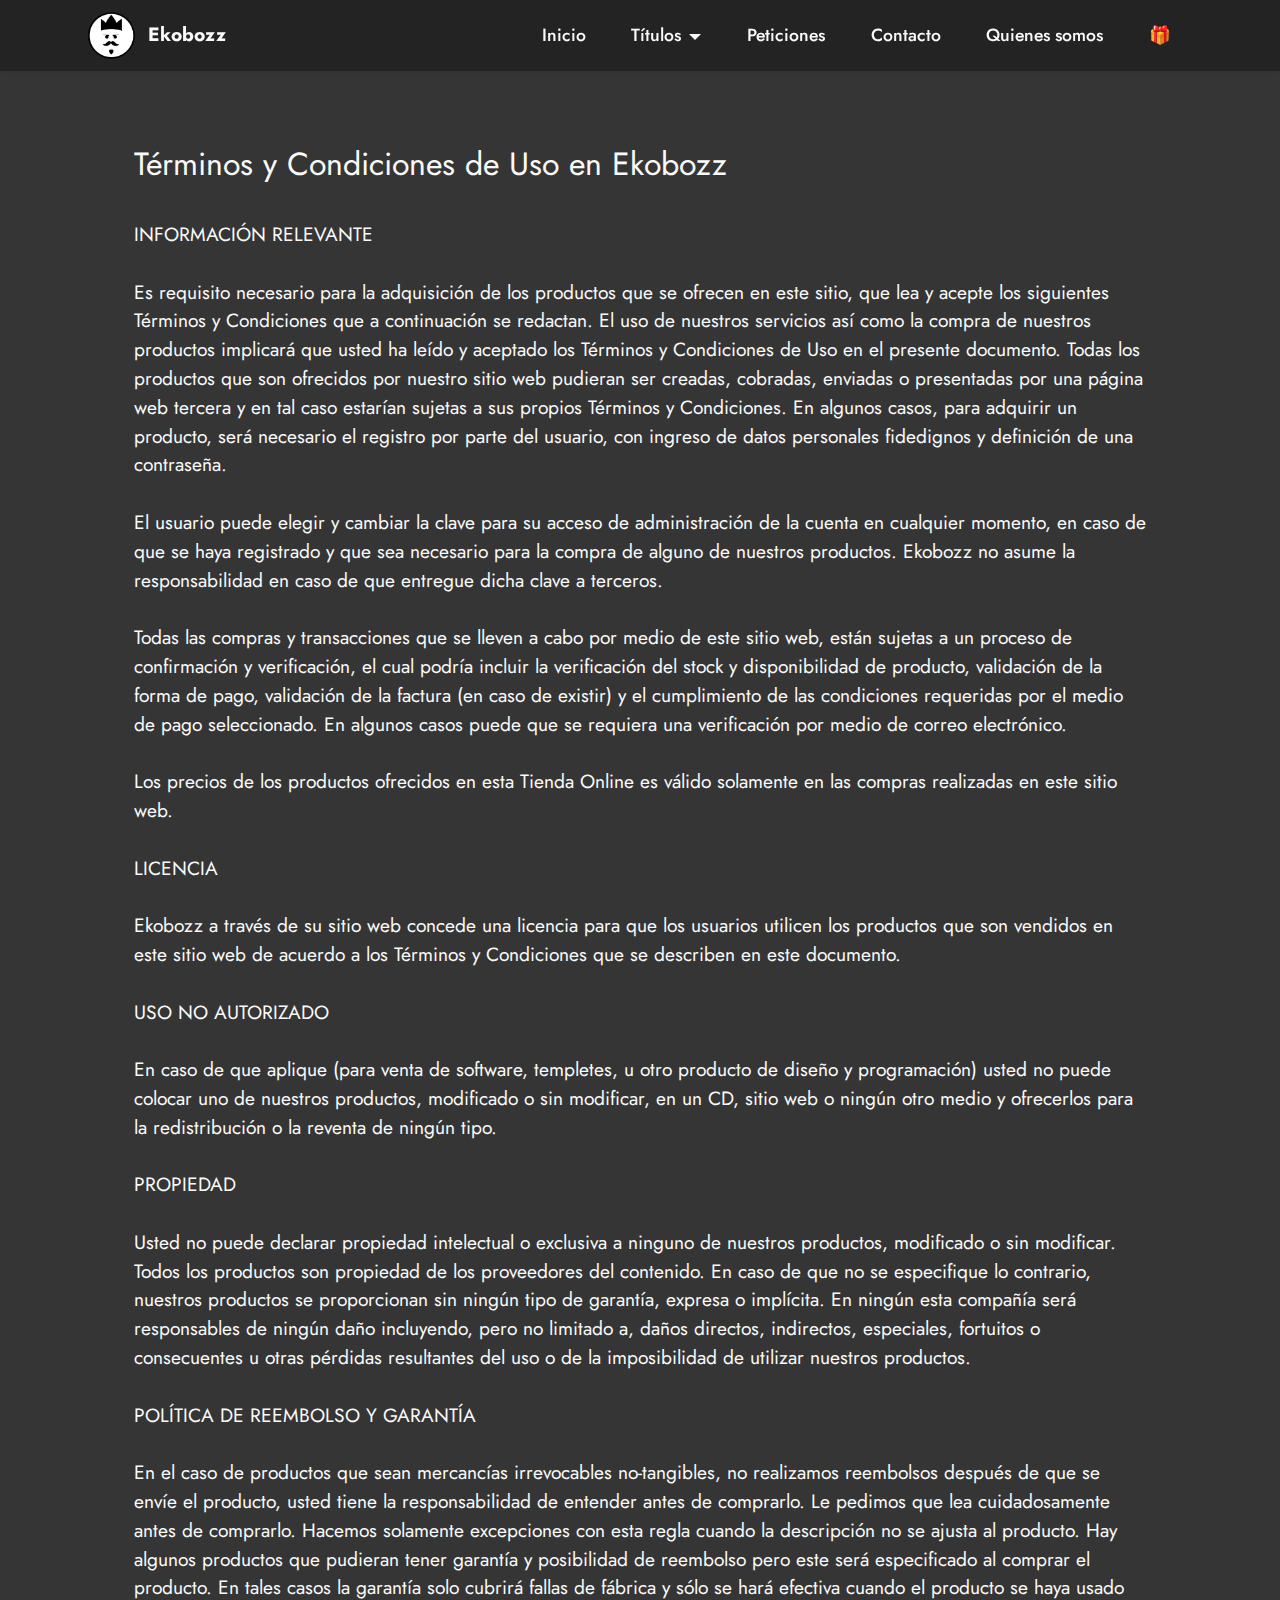
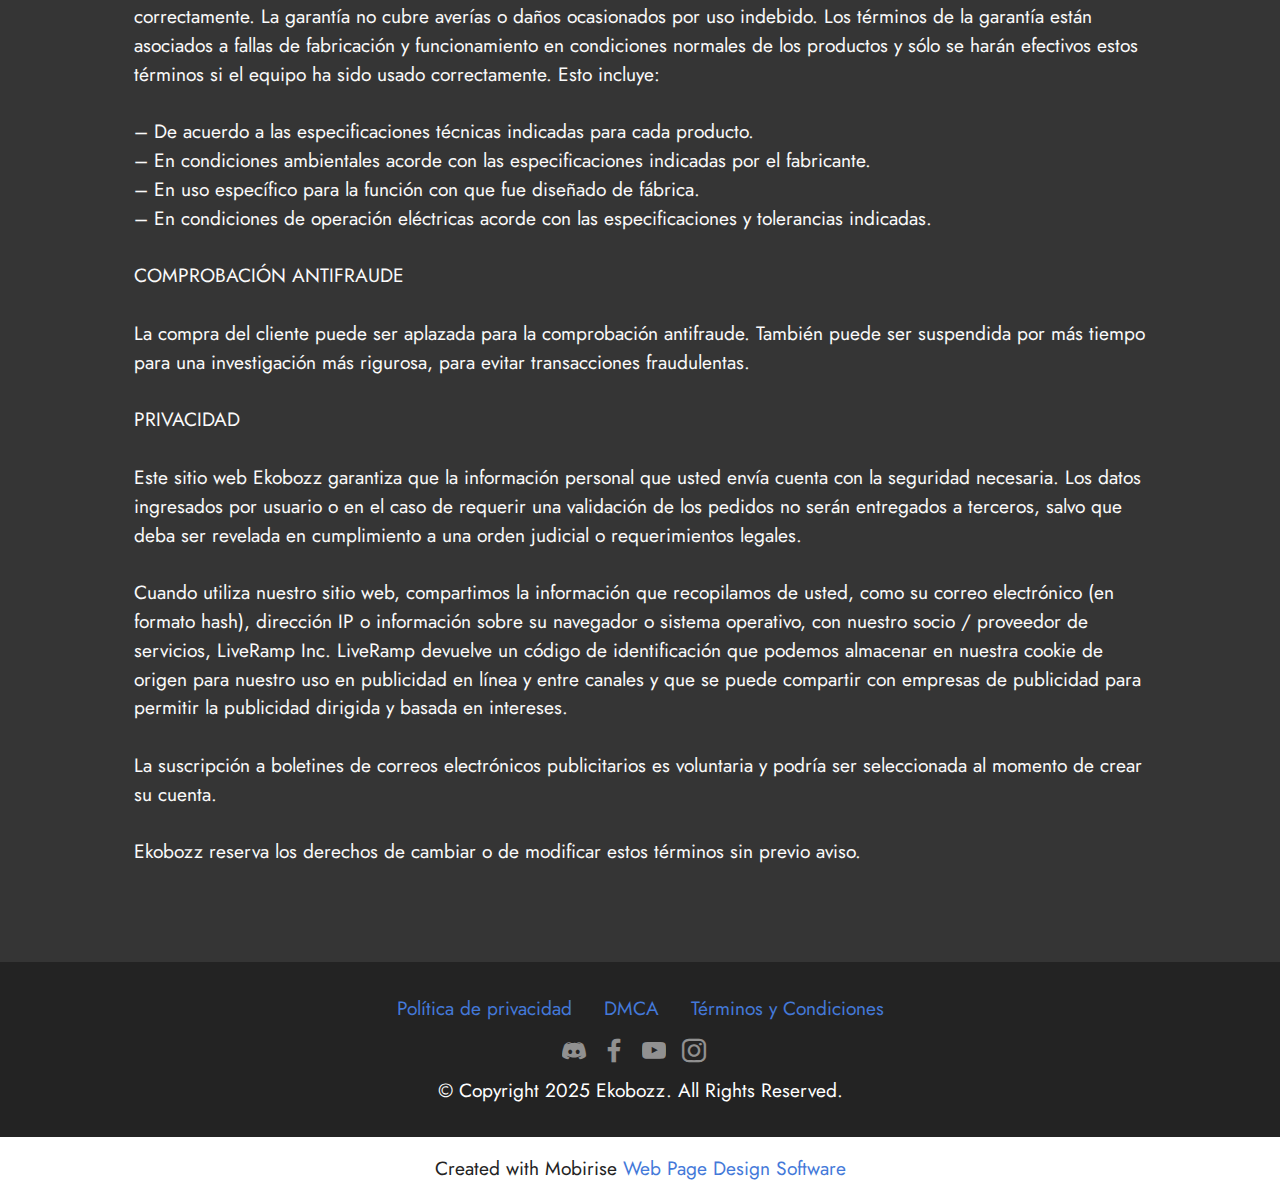
<file: docs/page3.html>
<!DOCTYPE html>
<html  >
<head>
  <!-- Site made with Mobirise Website Builder v5.6.11, https://mobirise.com -->
  <meta charset="UTF-8">
  <meta http-equiv="X-UA-Compatible" content="IE=edge">
  <meta name="generator" content="Mobirise v5.6.11, mobirise.com">
  <meta name="twitter:card" content="summary_large_image"/>
  <meta name="twitter:image:src" content="">
  <meta property="og:image" content="">
  <meta name="twitter:title" content="TerminosYCondiciones">
  <meta name="viewport" content="width=device-width, initial-scale=1, minimum-scale=1">
  <link rel="shortcut icon" href="assets/images/logo.png" type="image/x-icon">
  <meta name="description" content="">
  
  
  <title>TerminosYCondiciones</title>
  <link rel="stylesheet" href="assets/web/assets/mobirise-icons2/mobirise2.css">
  <link rel="stylesheet" href="assets/bootstrap/css/bootstrap.min.css">
  <link rel="stylesheet" href="assets/bootstrap/css/bootstrap-grid.min.css">
  <link rel="stylesheet" href="assets/bootstrap/css/bootstrap-reboot.min.css">
  <link rel="stylesheet" href="assets/dropdown/css/style.css">
  <link rel="stylesheet" href="assets/socicon/css/styles.css">
  <link rel="stylesheet" href="assets/theme/css/style.css">
  <link rel="preload" href="https://fonts.googleapis.com/css?family=Jost:100,200,300,400,500,600,700,800,900,100i,200i,300i,400i,500i,600i,700i,800i,900i&display=swap" as="style" onload="this.onload=null;this.rel='stylesheet'">
  <noscript><link rel="stylesheet" href="https://fonts.googleapis.com/css?family=Jost:100,200,300,400,500,600,700,800,900,100i,200i,300i,400i,500i,600i,700i,800i,900i&display=swap"></noscript>
  <link rel="preload" as="style" href="assets/mobirise/css/mbr-additional.css"><link rel="stylesheet" href="assets/mobirise/css/mbr-additional.css" type="text/css">
  
  
  
  
</head>
<body>
  
  <section data-bs-version="5.1" class="menu menu2 cid-tbWUtJ8Cew" once="menu" id="menu2-17">
    
    <nav class="navbar navbar-dropdown navbar-fixed-top navbar-expand-lg">
        <div class="container">
            <div class="navbar-brand">
                <span class="navbar-logo">
                    
                        <img src="assets/images/logo.png" alt="Logo" style="height: 3rem;">
                    
                </span>
                <span class="navbar-caption-wrap"><a class="navbar-caption text-white text-primary display-7" href="https://mobiri.se">Ekobozz</a></span>
            </div>
            <button class="navbar-toggler" type="button" data-toggle="collapse" data-bs-toggle="collapse" data-target="#navbarSupportedContent" data-bs-target="#navbarSupportedContent" aria-controls="navbarNavAltMarkup" aria-expanded="false" aria-label="Toggle navigation">
                <div class="hamburger">
                    <span></span>
                    <span></span>
                    <span></span>
                    <span></span>
                </div>
            </button>
            <div class="collapse navbar-collapse" id="navbarSupportedContent">
                <ul class="navbar-nav nav-dropdown nav-right" data-app-modern-menu="true"><li class="nav-item"><a class="nav-link link text-white text-primary display-4" href="index.html#header3-1">Inicio</a></li>
                    <li class="nav-item dropdown"><a class="nav-link link dropdown-toggle text-white display-4" href="https://mobiri.se" data-toggle="dropdown-submenu" data-bs-toggle="dropdown" data-bs-auto-close="outside" aria-expanded="false">Títulos</a><div class="dropdown-menu" aria-labelledby="dropdown-377"><a class="dropdown-item text-white text-primary display-4" href="page7.html#gallery3-1g">Android</a><a class="show dropdown-item text-white text-primary display-4" href="page8.html#gallery3-1i">PC</a><a class="show dropdown-item text-white text-primary display-4" href="page9.html#gallery3-1j">Software</a></div></li>
                    <li class="nav-item"><a class="nav-link link text-white text-primary display-4" href="page4.html#form5-19">Peticiones</a></li><li class="nav-item"><a class="nav-link link text-white text-primary display-4" href="page5.html#form5-1d">Contacto</a>
                    </li><li class="nav-item"><a class="nav-link link text-white text-primary display-4" href="page6.html#testimonials1-1t">Quienes somos</a></li><li class="nav-item"><a class="nav-link link text-white text-primary display-4" href="page10.html#top">🎁</a></li></ul>
                
                
            </div>
        </div>
    </nav>
</section>

<section data-bs-version="5.1" class="content5 cid-tbRSnRF2dN" id="content5-11">
    
    <div class="container">
        <div class="row justify-content-center">
            <div class="col-md-12 col-lg-11">
                
                <h4 class="mbr-section-subtitle mbr-fonts-style mb-4 display-5">Términos y Condiciones de Uso en Ekobozz</h4>
                <p class="mbr-text mbr-fonts-style display-7">INFORMACIÓN RELEVANTE
<br>
<br>Es requisito necesario para la adquisición de los productos que se ofrecen en este sitio, que lea y acepte los siguientes Términos y Condiciones que a continuación se redactan. El uso de nuestros servicios así como la compra de nuestros productos implicará que usted ha leído y aceptado los Términos y Condiciones de Uso en el presente documento. Todas los productos  que son ofrecidos por nuestro sitio web pudieran ser creadas, cobradas, enviadas o presentadas por una página web tercera y en tal caso estarían sujetas a sus propios Términos y Condiciones. En algunos casos, para adquirir un producto, será necesario el registro por parte del usuario, con ingreso de datos personales fidedignos y definición de una contraseña.
<br>
<br>El usuario puede elegir y cambiar la clave para su acceso de administración de la cuenta en cualquier momento, en caso de que se haya registrado y que sea necesario para la compra de alguno de nuestros productos. Ekobozz no asume la responsabilidad en caso de que entregue dicha clave a terceros.
<br>
<br>Todas las compras y transacciones que se lleven a cabo por medio de este sitio web, están sujetas a un proceso de confirmación y verificación, el cual podría incluir la verificación del stock y disponibilidad de producto, validación de la forma de pago, validación de la factura (en caso de existir) y el cumplimiento de las condiciones requeridas por el medio de pago seleccionado. En algunos casos puede que se requiera una verificación por medio de correo electrónico.
<br>
<br>Los precios de los productos ofrecidos en esta Tienda Online es válido solamente en las compras realizadas en este sitio web.
<br>
<br>LICENCIA
<br>
<br>Ekobozz a través de su sitio web concede una licencia para que los usuarios utilicen  los productos que son vendidos en este sitio web de acuerdo a los Términos y Condiciones que se describen en este documento.
<br>
<br>USO NO AUTORIZADO
<br>
<br>En caso de que aplique (para venta de software, templetes, u otro producto de diseño y programación) usted no puede colocar uno de nuestros productos, modificado o sin modificar, en un CD, sitio web o ningún otro medio y ofrecerlos para la redistribución o la reventa de ningún tipo.
<br>
<br>PROPIEDAD
<br>
<br>Usted no puede declarar propiedad intelectual o exclusiva a ninguno de nuestros productos, modificado o sin modificar. Todos los productos son propiedad  de los proveedores del contenido. En caso de que no se especifique lo contrario, nuestros productos se proporcionan  sin ningún tipo de garantía, expresa o implícita. En ningún esta compañía será  responsables de ningún daño incluyendo, pero no limitado a, daños directos, indirectos, especiales, fortuitos o consecuentes u otras pérdidas resultantes del uso o de la imposibilidad de utilizar nuestros productos.
<br>
<br>POLÍTICA DE REEMBOLSO Y GARANTÍA
<br>
<br>En el caso de productos que sean  mercancías irrevocables no-tangibles, no realizamos reembolsos después de que se envíe el producto, usted tiene la responsabilidad de entender antes de comprarlo.  Le pedimos que lea cuidadosamente antes de comprarlo. Hacemos solamente excepciones con esta regla cuando la descripción no se ajusta al producto. Hay algunos productos que pudieran tener garantía y posibilidad de reembolso pero este será especificado al comprar el producto. En tales casos la garantía solo cubrirá fallas de fábrica y sólo se hará efectiva cuando el producto se haya usado correctamente. La garantía no cubre averías o daños ocasionados por uso indebido. Los términos de la garantía están asociados a fallas de fabricación y funcionamiento en condiciones normales de los productos y sólo se harán efectivos estos términos si el equipo ha sido usado correctamente. Esto incluye:
<br>
<br>– De acuerdo a las especificaciones técnicas indicadas para cada producto.
<br>– En condiciones ambientales acorde con las especificaciones indicadas por el fabricante.
<br>– En uso específico para la función con que fue diseñado de fábrica.
<br>– En condiciones de operación eléctricas acorde con las especificaciones y tolerancias indicadas.
<br>
<br>COMPROBACIÓN ANTIFRAUDE
<br>
<br>La compra del cliente puede ser aplazada para la comprobación antifraude. También puede ser suspendida por más tiempo para una investigación más rigurosa, para evitar transacciones fraudulentas.
<br>
<br>PRIVACIDAD
<br>
<br>Este sitio web Ekobozz garantiza que la información personal que usted envía cuenta con la seguridad necesaria. Los datos ingresados por usuario o en el caso de requerir una validación de los pedidos no serán entregados a terceros, salvo que deba ser revelada en cumplimiento a una orden judicial o requerimientos legales.
<br>
<br>Cuando utiliza nuestro sitio web, compartimos la información que recopilamos de usted, como su correo electrónico (en formato hash), dirección IP o información sobre su navegador o sistema operativo, con nuestro socio / proveedor de servicios, LiveRamp Inc. LiveRamp devuelve un código de identificación que podemos almacenar en nuestra cookie de origen para nuestro uso en publicidad en línea y entre canales y que se puede compartir con empresas de publicidad para permitir la publicidad dirigida y basada en intereses.<br>
<br>La suscripción a boletines de correos electrónicos publicitarios es voluntaria y podría ser seleccionada al momento de crear su cuenta.
<br>
<br>Ekobozz reserva los derechos de cambiar o de modificar estos términos sin previo aviso.</p>
            </div>
        </div>
    </div>
</section>

<section data-bs-version="5.1" class="footer3 cid-tbWUyhyMiZ" once="footers" id="footer3-18">

    

    

    <div class="container">
        <div class="media-container-row align-center mbr-white">
            <div class="row row-links">
                <ul class="foot-menu">
                    
                    
                    
                    
                    
                <li class="foot-menu-item mbr-fonts-style display-7"><a href="page1.html#content5-u" class="text-primary">Política de privacidad</a></li><li class="foot-menu-item mbr-fonts-style display-7">
                        <a class="text-primary" href="page2.html#content5-y">DMCA</a>
                    </li><li class="foot-menu-item mbr-fonts-style display-7"><a href="page3.html#content5-11" class="text-primary">Términos y Condiciones</a></li></ul>
            </div>
            <div class="row social-row">
                <div class="social-list align-right pb-2">
                    
                    
                    
                    
                    
                    
                <div class="soc-item">
                        <a href="https://twitter.com/mobirise" target="_blank">
                            <span class="mbr-iconfont mbr-iconfont-social socicon-discord socicon"></span>
                        </a>
                    </div><div class="soc-item">
                        <a href="https://www.facebook.com/pages/Mobirise/1616226671953247" target="_blank">
                            <span class="socicon-facebook socicon mbr-iconfont mbr-iconfont-social"></span>
                        </a>
                    </div><div class="soc-item">
                        <a href="https://www.youtube.com/c/mobirise" target="_blank">
                            <span class="socicon-youtube socicon mbr-iconfont mbr-iconfont-social"></span>
                        </a>
                    </div><div class="soc-item">
                        <a href="https://instagram.com/mobirise" target="_blank">
                            <span class="socicon-instagram socicon mbr-iconfont mbr-iconfont-social"></span>
                        </a>
                    </div></div>
            </div>
            <div class="row row-copirayt">
                <p class="mbr-text mb-0 mbr-fonts-style mbr-white align-center display-7">
                    © Copyright 2025 Ekobozz. All Rights Reserved.
                </p>
            </div>
        </div>
    </div>
</section><section class="display-7" style="padding: 0;align-items: center;justify-content: center;flex-wrap: wrap;    align-content: center;display: flex;position: relative;height: 4rem;"><a href="https://mobiri.se/2694290" style="flex: 1 1;height: 4rem;position: absolute;width: 100%;z-index: 1;"><img alt="" style="height: 4rem;" src="[data-uri]"></a><p style="margin: 0;text-align: center;" class="display-7">Created with Mobirise &#8204;</p><a style="z-index:1" href="https://mobirise.com/website-design-software.html">Web Page Design Software</a></section><script src="assets/bootstrap/js/bootstrap.bundle.min.js"></script>  <script src="assets/smoothscroll/smooth-scroll.js"></script>  <script src="assets/ytplayer/index.js"></script>  <script src="assets/dropdown/js/navbar-dropdown.js"></script>  <script src="assets/theme/js/script.js"></script>  
  
  
</body>
</html>
</file>
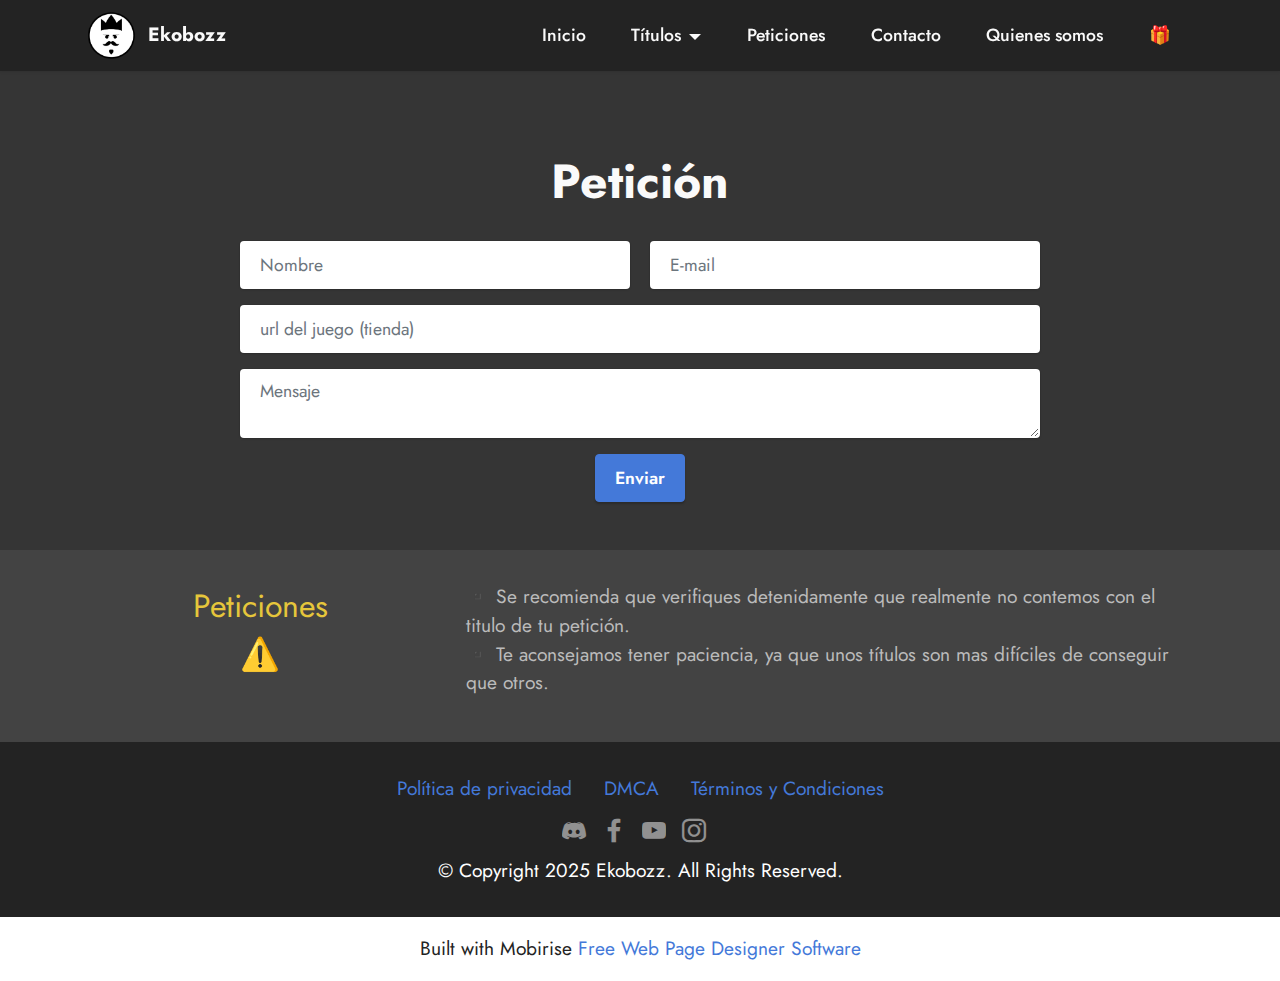
<file: docs/page4.html>
<!DOCTYPE html>
<html  >
<head>
  <!-- Site made with Mobirise Website Builder v5.6.11, https://mobirise.com -->
  <meta charset="UTF-8">
  <meta http-equiv="X-UA-Compatible" content="IE=edge">
  <meta name="generator" content="Mobirise v5.6.11, mobirise.com">
  <meta name="twitter:card" content="summary_large_image"/>
  <meta name="twitter:image:src" content="">
  <meta property="og:image" content="">
  <meta name="twitter:title" content="Peticiones">
  <meta name="viewport" content="width=device-width, initial-scale=1, minimum-scale=1">
  <link rel="shortcut icon" href="assets/images/logo.png" type="image/x-icon">
  <meta name="description" content="">
  
  
  <title>Peticiones</title>
  <link rel="stylesheet" href="assets/web/assets/mobirise-icons2/mobirise2.css">
  <link rel="stylesheet" href="assets/bootstrap/css/bootstrap.min.css">
  <link rel="stylesheet" href="assets/bootstrap/css/bootstrap-grid.min.css">
  <link rel="stylesheet" href="assets/bootstrap/css/bootstrap-reboot.min.css">
  <link rel="stylesheet" href="assets/dropdown/css/style.css">
  <link rel="stylesheet" href="assets/socicon/css/styles.css">
  <link rel="stylesheet" href="assets/theme/css/style.css">
  <link rel="preload" href="https://fonts.googleapis.com/css?family=Jost:100,200,300,400,500,600,700,800,900,100i,200i,300i,400i,500i,600i,700i,800i,900i&display=swap" as="style" onload="this.onload=null;this.rel='stylesheet'">
  <noscript><link rel="stylesheet" href="https://fonts.googleapis.com/css?family=Jost:100,200,300,400,500,600,700,800,900,100i,200i,300i,400i,500i,600i,700i,800i,900i&display=swap"></noscript>
  <link rel="preload" as="style" href="assets/mobirise/css/mbr-additional.css"><link rel="stylesheet" href="assets/mobirise/css/mbr-additional.css" type="text/css">
  
  
  
  
</head>
<body>
  
  <section data-bs-version="5.1" class="menu menu2 cid-tbWUtJ8Cew" once="menu" id="menu2-17">
    
    <nav class="navbar navbar-dropdown navbar-fixed-top navbar-expand-lg">
        <div class="container">
            <div class="navbar-brand">
                <span class="navbar-logo">
                    
                        <img src="assets/images/logo.png" alt="Logo" style="height: 3rem;">
                    
                </span>
                <span class="navbar-caption-wrap"><a class="navbar-caption text-white text-primary display-7" href="https://mobiri.se">Ekobozz</a></span>
            </div>
            <button class="navbar-toggler" type="button" data-toggle="collapse" data-bs-toggle="collapse" data-target="#navbarSupportedContent" data-bs-target="#navbarSupportedContent" aria-controls="navbarNavAltMarkup" aria-expanded="false" aria-label="Toggle navigation">
                <div class="hamburger">
                    <span></span>
                    <span></span>
                    <span></span>
                    <span></span>
                </div>
            </button>
            <div class="collapse navbar-collapse" id="navbarSupportedContent">
                <ul class="navbar-nav nav-dropdown nav-right" data-app-modern-menu="true"><li class="nav-item"><a class="nav-link link text-white text-primary display-4" href="index.html#header3-1">Inicio</a></li>
                    <li class="nav-item dropdown"><a class="nav-link link dropdown-toggle text-white display-4" href="https://mobiri.se" data-toggle="dropdown-submenu" data-bs-toggle="dropdown" data-bs-auto-close="outside" aria-expanded="false">Títulos</a><div class="dropdown-menu" aria-labelledby="dropdown-377"><a class="dropdown-item text-white text-primary display-4" href="page7.html#gallery3-1g">Android</a><a class="show dropdown-item text-white text-primary display-4" href="page8.html#gallery3-1i">PC</a><a class="show dropdown-item text-white text-primary display-4" href="page9.html#gallery3-1j">Software</a></div></li>
                    <li class="nav-item"><a class="nav-link link text-white text-primary display-4" href="page4.html#form5-19">Peticiones</a></li><li class="nav-item"><a class="nav-link link text-white text-primary display-4" href="page5.html#form5-1d">Contacto</a>
                    </li><li class="nav-item"><a class="nav-link link text-white text-primary display-4" href="page6.html#testimonials1-1t">Quienes somos</a></li><li class="nav-item"><a class="nav-link link text-white text-primary display-4" href="page10.html#top">🎁</a></li></ul>
                
                
            </div>
        </div>
    </nav>
</section>

<section data-bs-version="5.1" class="form5 cid-tbWViZT343" id="form5-19">
    
    
    <div class="container-fluid">
        <div class="mbr-section-head">
            <h3 class="mbr-section-title mbr-fonts-style align-center mb-0 display-2"><strong>Petición</strong><br></h3>
            
        </div>
        <div class="row justify-content-center mt-4">
            <div class="col-lg-8 mx-auto mbr-form" data-form-type="formoid">
                <form action="https://mobirise.eu/" method="POST" class="mbr-form form-with-styler" data-form-title="Form Name"><input type="hidden" name="email" data-form-email="true" value="fQSuu7BiKw/Z6Wq3VfVZSxFVzaTJbNLYrTbuPLwwYt9/LPb3XMMTWB1KOXdwvQ4ezduybPX4UV89ozZ9t4z9/w7PPHrxFu4nanqEYjh7vhu3Vy1BKq6rmQyI7SXc5Tqt">
                    <div class="row">
                        <div hidden="hidden" data-form-alert="" class="alert alert-success col-12">Muchas gracias por tu petición, estaremos trabajando para traerlo cuanto antes</div>
                        <div hidden="hidden" data-form-alert-danger="" class="alert alert-danger col-12">
                            Oops...! some problem!
                        </div>
                    </div>
                    <div class="dragArea row">
                        <div class="col-md col-sm-12 form-group mb-3" data-for="name">
                            <input type="text" name="name" placeholder="Nombre" data-form-field="name" class="form-control" value="" id="name-form5-19">
                        </div>
                        <div class="col-md col-sm-12 form-group mb-3" data-for="email">
                            <input type="email" name="email" placeholder="E-mail" data-form-field="email" class="form-control" value="" id="email-form5-19">
                        </div>
                        <div class="col-12 form-group mb-3" data-for="url">
                            <input type="url" name="url" placeholder="url del juego (tienda)" data-form-field="url" class="form-control" value="" id="url-form5-19">
                        </div>
                        <div class="col-12 form-group mb-3" data-for="textarea">
                            <textarea name="textarea" placeholder="Mensaje " data-form-field="textarea" class="form-control" id="textarea-form5-19"></textarea>
                        </div>
                        <div class="col-lg-12 col-md-12 col-sm-12 align-center mbr-section-btn"><button type="submit" class="btn btn-primary display-4">Enviar</button></div>
                    </div>
                </form>
            </div>
        </div>
    </div>
</section>

<section data-bs-version="5.1" class="content10 cid-tbWXGkjSx4" id="content10-1b">
    
    <div class="container">
        <div class="row justify-content-center">
            <div class="col-12 col-md">
                
                <h6 class="mbr-section-subtitle mbr-fonts-style mb-4 display-5">Peticiones<br>⚠️</h6>
            </div>
            <div class="col-md-12 col-lg-8">
                <p class="mbr-text mbr-fonts-style display-7">▪️ Se recomienda que verifiques detenidamente que realmente no contemos con el titulo de tu petición.<br>▪️ Te aconsejamos tener paciencia, ya que unos títulos son mas difíciles de conseguir&nbsp; que otros.<br><br></p>
            </div>
        </div>
    </div>
</section>

<section data-bs-version="5.1" class="footer3 cid-tbWUyhyMiZ" once="footers" id="footer3-18">

    

    

    <div class="container">
        <div class="media-container-row align-center mbr-white">
            <div class="row row-links">
                <ul class="foot-menu">
                    
                    
                    
                    
                    
                <li class="foot-menu-item mbr-fonts-style display-7"><a href="page1.html#content5-u" class="text-primary">Política de privacidad</a></li><li class="foot-menu-item mbr-fonts-style display-7">
                        <a class="text-primary" href="page2.html#content5-y">DMCA</a>
                    </li><li class="foot-menu-item mbr-fonts-style display-7"><a href="page3.html#content5-11" class="text-primary">Términos y Condiciones</a></li></ul>
            </div>
            <div class="row social-row">
                <div class="social-list align-right pb-2">
                    
                    
                    
                    
                    
                    
                <div class="soc-item">
                        <a href="https://twitter.com/mobirise" target="_blank">
                            <span class="mbr-iconfont mbr-iconfont-social socicon-discord socicon"></span>
                        </a>
                    </div><div class="soc-item">
                        <a href="https://www.facebook.com/pages/Mobirise/1616226671953247" target="_blank">
                            <span class="socicon-facebook socicon mbr-iconfont mbr-iconfont-social"></span>
                        </a>
                    </div><div class="soc-item">
                        <a href="https://www.youtube.com/c/mobirise" target="_blank">
                            <span class="socicon-youtube socicon mbr-iconfont mbr-iconfont-social"></span>
                        </a>
                    </div><div class="soc-item">
                        <a href="https://instagram.com/mobirise" target="_blank">
                            <span class="socicon-instagram socicon mbr-iconfont mbr-iconfont-social"></span>
                        </a>
                    </div></div>
            </div>
            <div class="row row-copirayt">
                <p class="mbr-text mb-0 mbr-fonts-style mbr-white align-center display-7">
                    © Copyright 2025 Ekobozz. All Rights Reserved.
                </p>
            </div>
        </div>
    </div>
</section><section class="display-7" style="padding: 0;align-items: center;justify-content: center;flex-wrap: wrap;    align-content: center;display: flex;position: relative;height: 4rem;"><a href="https://mobiri.se/2694290" style="flex: 1 1;height: 4rem;position: absolute;width: 100%;z-index: 1;"><img alt="" style="height: 4rem;" src="[data-uri]"></a><p style="margin: 0;text-align: center;" class="display-7">Built with Mobirise &#8204;</p><a style="z-index:1" href="https://mobirise.com/website-design-software.html">Free Web Page Designer Software</a></section><script src="assets/bootstrap/js/bootstrap.bundle.min.js"></script>  <script src="assets/smoothscroll/smooth-scroll.js"></script>  <script src="assets/ytplayer/index.js"></script>  <script src="assets/dropdown/js/navbar-dropdown.js"></script>  <script src="assets/theme/js/script.js"></script>  <script src="assets/formoid/formoid.min.js"></script>  
  
  
</body>
</html>
</file>
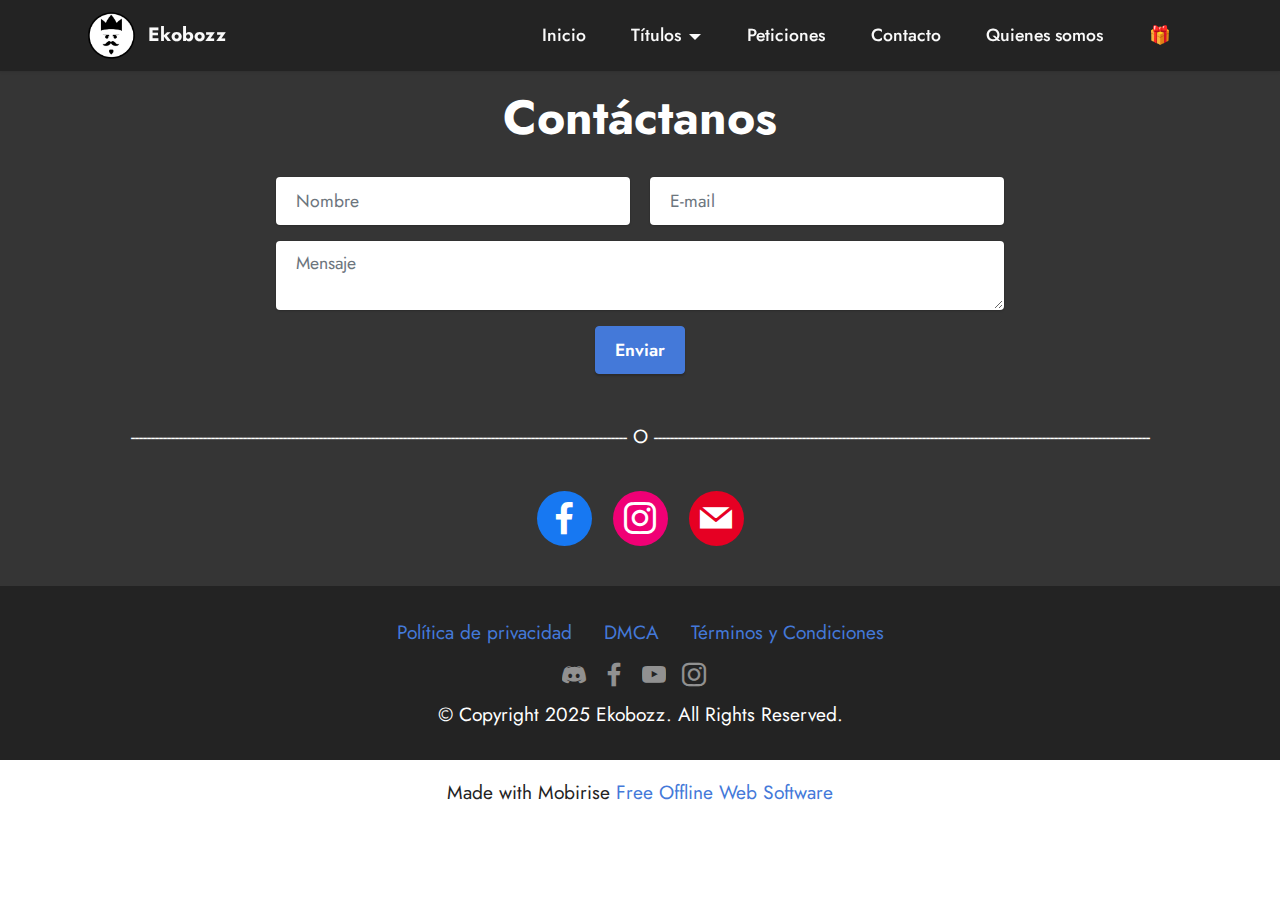
<file: docs/page5.html>
<!DOCTYPE html>
<html  >
<head>
  <!-- Site made with Mobirise Website Builder v5.6.11, https://mobirise.com -->
  <meta charset="UTF-8">
  <meta http-equiv="X-UA-Compatible" content="IE=edge">
  <meta name="generator" content="Mobirise v5.6.11, mobirise.com">
  <meta name="twitter:card" content="summary_large_image"/>
  <meta name="twitter:image:src" content="">
  <meta property="og:image" content="">
  <meta name="twitter:title" content="Contacto">
  <meta name="viewport" content="width=device-width, initial-scale=1, minimum-scale=1">
  <link rel="shortcut icon" href="assets/images/logo.png" type="image/x-icon">
  <meta name="description" content="">
  
  
  <title>Contacto</title>
  <link rel="stylesheet" href="assets/web/assets/mobirise-icons2/mobirise2.css">
  <link rel="stylesheet" href="assets/bootstrap/css/bootstrap.min.css">
  <link rel="stylesheet" href="assets/bootstrap/css/bootstrap-grid.min.css">
  <link rel="stylesheet" href="assets/bootstrap/css/bootstrap-reboot.min.css">
  <link rel="stylesheet" href="assets/dropdown/css/style.css">
  <link rel="stylesheet" href="assets/socicon/css/styles.css">
  <link rel="stylesheet" href="assets/theme/css/style.css">
  <link rel="preload" href="https://fonts.googleapis.com/css?family=Jost:100,200,300,400,500,600,700,800,900,100i,200i,300i,400i,500i,600i,700i,800i,900i&display=swap" as="style" onload="this.onload=null;this.rel='stylesheet'">
  <noscript><link rel="stylesheet" href="https://fonts.googleapis.com/css?family=Jost:100,200,300,400,500,600,700,800,900,100i,200i,300i,400i,500i,600i,700i,800i,900i&display=swap"></noscript>
  <link rel="preload" as="style" href="assets/mobirise/css/mbr-additional.css"><link rel="stylesheet" href="assets/mobirise/css/mbr-additional.css" type="text/css">
  
  
  
  
</head>
<body>
  
  <section data-bs-version="5.1" class="menu menu2 cid-tbWUtJ8Cew" once="menu" id="menu2-17">
    
    <nav class="navbar navbar-dropdown navbar-fixed-top navbar-expand-lg">
        <div class="container">
            <div class="navbar-brand">
                <span class="navbar-logo">
                    
                        <img src="assets/images/logo.png" alt="Logo" style="height: 3rem;">
                    
                </span>
                <span class="navbar-caption-wrap"><a class="navbar-caption text-white text-primary display-7" href="https://mobiri.se">Ekobozz</a></span>
            </div>
            <button class="navbar-toggler" type="button" data-toggle="collapse" data-bs-toggle="collapse" data-target="#navbarSupportedContent" data-bs-target="#navbarSupportedContent" aria-controls="navbarNavAltMarkup" aria-expanded="false" aria-label="Toggle navigation">
                <div class="hamburger">
                    <span></span>
                    <span></span>
                    <span></span>
                    <span></span>
                </div>
            </button>
            <div class="collapse navbar-collapse" id="navbarSupportedContent">
                <ul class="navbar-nav nav-dropdown nav-right" data-app-modern-menu="true"><li class="nav-item"><a class="nav-link link text-white text-primary display-4" href="index.html#header3-1">Inicio</a></li>
                    <li class="nav-item dropdown"><a class="nav-link link dropdown-toggle text-white display-4" href="https://mobiri.se" data-toggle="dropdown-submenu" data-bs-toggle="dropdown" data-bs-auto-close="outside" aria-expanded="false">Títulos</a><div class="dropdown-menu" aria-labelledby="dropdown-377"><a class="dropdown-item text-white text-primary display-4" href="page7.html#gallery3-1g">Android</a><a class="show dropdown-item text-white text-primary display-4" href="page8.html#gallery3-1i">PC</a><a class="show dropdown-item text-white text-primary display-4" href="page9.html#gallery3-1j">Software</a></div></li>
                    <li class="nav-item"><a class="nav-link link text-white text-primary display-4" href="page4.html#form5-19">Peticiones</a></li><li class="nav-item"><a class="nav-link link text-white text-primary display-4" href="page5.html#form5-1d">Contacto</a>
                    </li><li class="nav-item"><a class="nav-link link text-white text-primary display-4" href="page6.html#testimonials1-1t">Quienes somos</a></li><li class="nav-item"><a class="nav-link link text-white text-primary display-4" href="page10.html#top">🎁</a></li></ul>
                
                
            </div>
        </div>
    </nav>
</section>

<section data-bs-version="5.1" class="form5 cid-tbX1T15Cc7" id="form5-1d">
    
    
    <div class="container">
        <div class="mbr-section-head">
            <h3 class="mbr-section-title mbr-fonts-style align-center mb-0 display-2"><strong>Contáctanos</strong><br></h3>
            
        </div>
        <div class="row justify-content-center mt-4">
            <div class="col-lg-8 mx-auto mbr-form" data-form-type="formoid">
                <form action="https://mobirise.eu/" method="POST" class="mbr-form form-with-styler" data-form-title="Form Name"><input type="hidden" name="email" data-form-email="true" value="Vz4ei+Ac5vGe4BqkeXe2VlWn9GgUiBpnqq1U7tSwdL8nj7hcNB2MmUocIGv6gpcZeMR4BTwTOMP7wkE/MC1cs3EwueCqtVkcboK64otmsYKr5gSXlTBaY+vjvbtCVLWX">
                    <div class="row">
                        <div hidden="hidden" data-form-alert="" class="alert alert-success col-12">Apreciamos que te pongas en contacto, te responderemos cuanto antes</div>
                        <div hidden="hidden" data-form-alert-danger="" class="alert alert-danger col-12">
                            Oops...! some problem!
                        </div>
                    </div>
                    <div class="dragArea row">
                        <div class="col-md col-sm-12 form-group mb-3" data-for="name">
                            <input type="text" name="name" placeholder="Nombre" data-form-field="name" class="form-control" value="" id="name-form5-1d">
                        </div>
                        <div class="col-md col-sm-12 form-group mb-3" data-for="email">
                            <input type="email" name="email" placeholder="E-mail" data-form-field="email" class="form-control" value="" id="email-form5-1d">
                        </div>
                        
                        <div class="col-12 form-group mb-3" data-for="textarea">
                            <textarea name="textarea" placeholder="Mensaje" data-form-field="textarea" class="form-control" id="textarea-form5-1d"></textarea>
                        </div>
                        <div class="col-lg-12 col-md-12 col-sm-12 align-center mbr-section-btn"><button type="submit" class="btn btn-primary display-4">Enviar</button></div>
                    </div>
                </form>
            </div>
        </div>
    </div>
</section>

<section data-bs-version="5.1" class="content4 cid-tbX2eY78Bw" id="content4-1f">
    

    
    
    <div class="container">
        <div class="row justify-content-center">
            <div class="title col-md-12 col-lg-12">
                
                <h4 class="mbr-section-subtitle align-center mbr-fonts-style mb-4 display-7">---------------------------------------------------------------------------------------------------------------------------- O ----------------------------------------------------------------------------------------------------------------------------</h4>
                
            </div>
        </div>
    </div>
</section>

<section data-bs-version="5.1" class="share3 cid-tbX1ZSw7wy" id="share3-1e">
    
     
    
    
    

    <div class="container">
        <div class="media-container-row">
            <div class="col-12">
                
                <div class="social-list align-center">
                   
                    <a class="iconfont-wrapper bg-facebook m-2 " href="page5.html#share3-1e">
                            <span class="socicon-facebook socicon"></span>
                        </a>
                        
                        <a class="iconfont-wrapper bg-instagram m-2" href="page5.html#share3-1e">
                            <span class="socicon-instagram socicon"></span>
                        </a>
                        <a class="iconfont-wrapper bg-pinterest m-2" href="mailto:ekobozz9@gmail.com">
                            <span class="socicon-mail socicon"></span>
                        </a>
                        
                        
                        
                        
                        
                        
                        
                </div>
            </div>
        </div>
    </div>
</section>

<section data-bs-version="5.1" class="footer3 cid-tbWUyhyMiZ" once="footers" id="footer3-18">

    

    

    <div class="container">
        <div class="media-container-row align-center mbr-white">
            <div class="row row-links">
                <ul class="foot-menu">
                    
                    
                    
                    
                    
                <li class="foot-menu-item mbr-fonts-style display-7"><a href="page1.html#content5-u" class="text-primary">Política de privacidad</a></li><li class="foot-menu-item mbr-fonts-style display-7">
                        <a class="text-primary" href="page2.html#content5-y">DMCA</a>
                    </li><li class="foot-menu-item mbr-fonts-style display-7"><a href="page3.html#content5-11" class="text-primary">Términos y Condiciones</a></li></ul>
            </div>
            <div class="row social-row">
                <div class="social-list align-right pb-2">
                    
                    
                    
                    
                    
                    
                <div class="soc-item">
                        <a href="https://twitter.com/mobirise" target="_blank">
                            <span class="mbr-iconfont mbr-iconfont-social socicon-discord socicon"></span>
                        </a>
                    </div><div class="soc-item">
                        <a href="https://www.facebook.com/pages/Mobirise/1616226671953247" target="_blank">
                            <span class="socicon-facebook socicon mbr-iconfont mbr-iconfont-social"></span>
                        </a>
                    </div><div class="soc-item">
                        <a href="https://www.youtube.com/c/mobirise" target="_blank">
                            <span class="socicon-youtube socicon mbr-iconfont mbr-iconfont-social"></span>
                        </a>
                    </div><div class="soc-item">
                        <a href="https://instagram.com/mobirise" target="_blank">
                            <span class="socicon-instagram socicon mbr-iconfont mbr-iconfont-social"></span>
                        </a>
                    </div></div>
            </div>
            <div class="row row-copirayt">
                <p class="mbr-text mb-0 mbr-fonts-style mbr-white align-center display-7">
                    © Copyright 2025 Ekobozz. All Rights Reserved.
                </p>
            </div>
        </div>
    </div>
</section><section class="display-7" style="padding: 0;align-items: center;justify-content: center;flex-wrap: wrap;    align-content: center;display: flex;position: relative;height: 4rem;"><a href="https://mobiri.se/2694290" style="flex: 1 1;height: 4rem;position: absolute;width: 100%;z-index: 1;"><img alt="" style="height: 4rem;" src="[data-uri]"></a><p style="margin: 0;text-align: center;" class="display-7">Made with Mobirise &#8204;</p><a style="z-index:1" href="https://mobirise.com/offline-website-builder.html">Free Offline Web Software</a></section><script src="assets/bootstrap/js/bootstrap.bundle.min.js"></script>  <script src="assets/smoothscroll/smooth-scroll.js"></script>  <script src="assets/ytplayer/index.js"></script>  <script src="assets/dropdown/js/navbar-dropdown.js"></script>  <script src="assets/theme/js/script.js"></script>  <script src="assets/formoid/formoid.min.js"></script>  
  
  
</body>
</html>
</file>
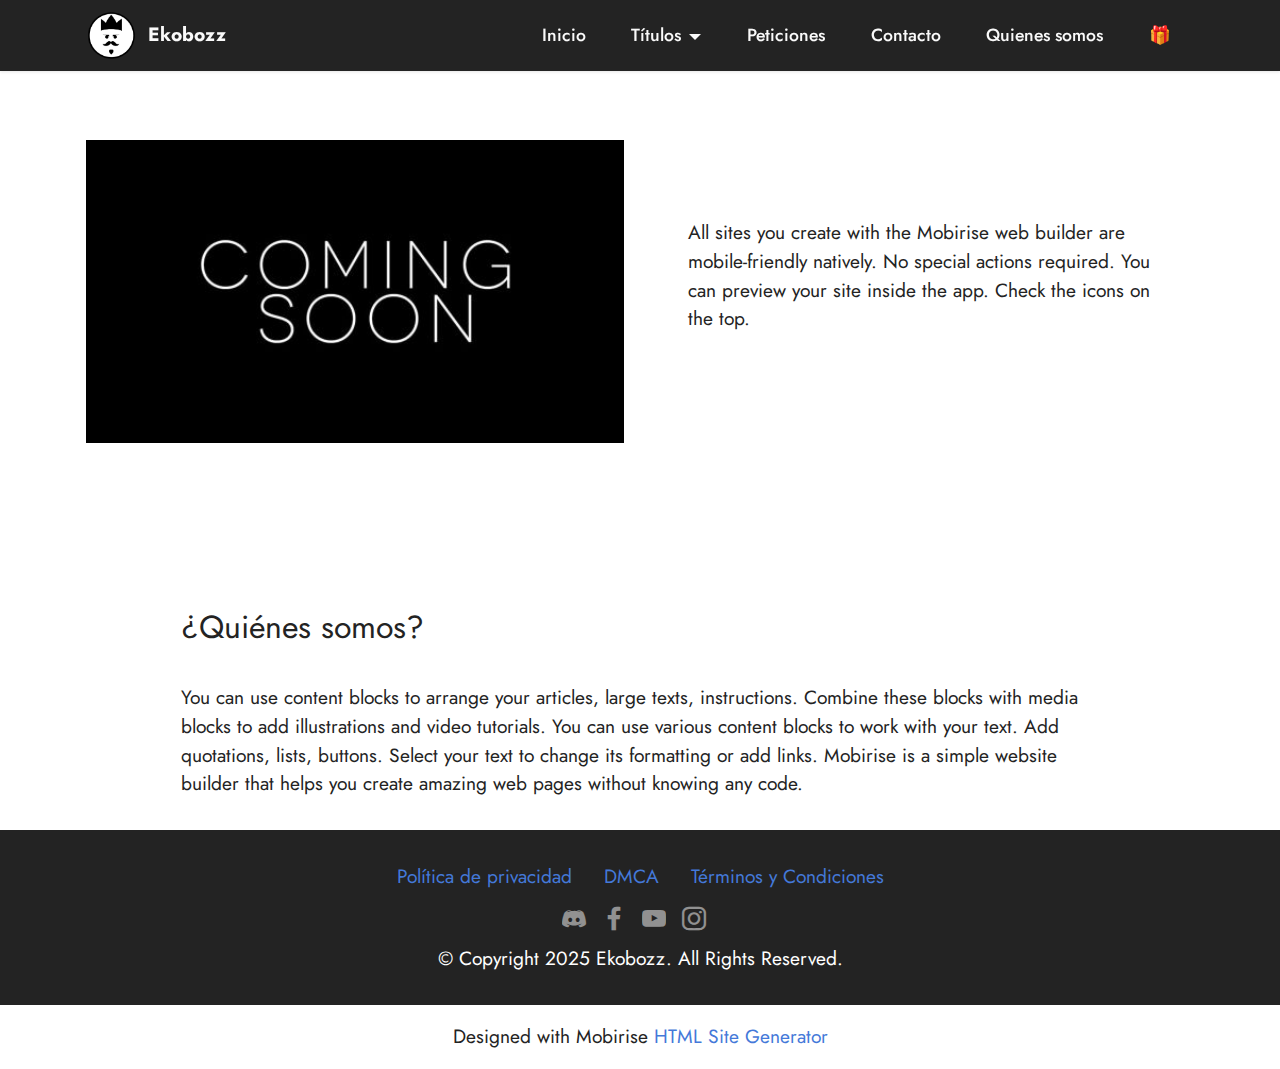
<file: docs/page6.html>
<!DOCTYPE html>
<html  >
<head>
  <!-- Site made with Mobirise Website Builder v5.6.11, https://mobirise.com -->
  <meta charset="UTF-8">
  <meta http-equiv="X-UA-Compatible" content="IE=edge">
  <meta name="generator" content="Mobirise v5.6.11, mobirise.com">
  <meta name="twitter:card" content="summary_large_image"/>
  <meta name="twitter:image:src" content="">
  <meta property="og:image" content="">
  <meta name="twitter:title" content="QuienesSomos">
  <meta name="viewport" content="width=device-width, initial-scale=1, minimum-scale=1">
  <link rel="shortcut icon" href="assets/images/logo.png" type="image/x-icon">
  <meta name="description" content="">
  
  
  <title>QuienesSomos</title>
  <link rel="stylesheet" href="assets/web/assets/mobirise-icons2/mobirise2.css">
  <link rel="stylesheet" href="assets/bootstrap/css/bootstrap.min.css">
  <link rel="stylesheet" href="assets/bootstrap/css/bootstrap-grid.min.css">
  <link rel="stylesheet" href="assets/bootstrap/css/bootstrap-reboot.min.css">
  <link rel="stylesheet" href="assets/dropdown/css/style.css">
  <link rel="stylesheet" href="assets/socicon/css/styles.css">
  <link rel="stylesheet" href="assets/theme/css/style.css">
  <link rel="preload" href="https://fonts.googleapis.com/css?family=Jost:100,200,300,400,500,600,700,800,900,100i,200i,300i,400i,500i,600i,700i,800i,900i&display=swap" as="style" onload="this.onload=null;this.rel='stylesheet'">
  <noscript><link rel="stylesheet" href="https://fonts.googleapis.com/css?family=Jost:100,200,300,400,500,600,700,800,900,100i,200i,300i,400i,500i,600i,700i,800i,900i&display=swap"></noscript>
  <link rel="preload" as="style" href="assets/mobirise/css/mbr-additional.css"><link rel="stylesheet" href="assets/mobirise/css/mbr-additional.css" type="text/css">
  
  
  
  
</head>
<body>
  
  <section data-bs-version="5.1" class="menu menu2 cid-tbWUtJ8Cew" once="menu" id="menu2-17">
    
    <nav class="navbar navbar-dropdown navbar-fixed-top navbar-expand-lg">
        <div class="container">
            <div class="navbar-brand">
                <span class="navbar-logo">
                    
                        <img src="assets/images/logo.png" alt="Logo" style="height: 3rem;">
                    
                </span>
                <span class="navbar-caption-wrap"><a class="navbar-caption text-white text-primary display-7" href="https://mobiri.se">Ekobozz</a></span>
            </div>
            <button class="navbar-toggler" type="button" data-toggle="collapse" data-bs-toggle="collapse" data-target="#navbarSupportedContent" data-bs-target="#navbarSupportedContent" aria-controls="navbarNavAltMarkup" aria-expanded="false" aria-label="Toggle navigation">
                <div class="hamburger">
                    <span></span>
                    <span></span>
                    <span></span>
                    <span></span>
                </div>
            </button>
            <div class="collapse navbar-collapse" id="navbarSupportedContent">
                <ul class="navbar-nav nav-dropdown nav-right" data-app-modern-menu="true"><li class="nav-item"><a class="nav-link link text-white text-primary display-4" href="index.html#header3-1">Inicio</a></li>
                    <li class="nav-item dropdown"><a class="nav-link link dropdown-toggle text-white display-4" href="https://mobiri.se" data-toggle="dropdown-submenu" data-bs-toggle="dropdown" data-bs-auto-close="outside" aria-expanded="false">Títulos</a><div class="dropdown-menu" aria-labelledby="dropdown-377"><a class="dropdown-item text-white text-primary display-4" href="page7.html#gallery3-1g">Android</a><a class="show dropdown-item text-white text-primary display-4" href="page8.html#gallery3-1i">PC</a><a class="show dropdown-item text-white text-primary display-4" href="page9.html#gallery3-1j">Software</a></div></li>
                    <li class="nav-item"><a class="nav-link link text-white text-primary display-4" href="page4.html#form5-19">Peticiones</a></li><li class="nav-item"><a class="nav-link link text-white text-primary display-4" href="page5.html#form5-1d">Contacto</a>
                    </li><li class="nav-item"><a class="nav-link link text-white text-primary display-4" href="page6.html#testimonials1-1t">Quienes somos</a></li><li class="nav-item"><a class="nav-link link text-white text-primary display-4" href="page10.html#top">🎁</a></li></ul>
                
                
            </div>
        </div>
    </nav>
</section>

<section data-bs-version="5.1" class="testimonials1 cid-tbXZEFhAf5" id="testimonials1-1t">
    

    
    
    <div class="container">
        
        <div class="row align-items-center">
            <div class="col-12 col-md-6">
                <div class="image-wrapper">
                    <img src="assets/images/coming-soon-506x285.jpg" alt="Mobirise Website Builder">
                </div>
            </div>
            <div class="col-12 col-md">
                <div class="text-wrapper">
                    <p class="mbr-text mbr-fonts-style mb-4 display-7">All sites you create with the Mobirise web builder are mobile-friendly natively. No special actions required. You can preview your site inside the app. Check the icons on the top.</p>
                    
                    
                </div>
            </div>
        </div>
    </div>
</section>

<section data-bs-version="5.1" class="content5 cid-tbXu560e77" id="content5-1p">
    
    <div class="container">
        <div class="row justify-content-center">
            <div class="col-md-12 col-lg-10">
                
                <h4 class="mbr-section-subtitle mbr-fonts-style mb-4 display-5">¿Quiénes somos?</h4>
                <p class="mbr-text mbr-fonts-style display-7">
                    You can use content blocks to arrange your articles, large texts, instructions. Combine these blocks with media blocks to add illustrations and video tutorials. You can use various content blocks to work with your text. Add quotations, lists, buttons. Select your text to change its formatting or add links. Mobirise is a simple website builder that helps you create amazing web pages without knowing any code.</p>
            </div>
        </div>
    </div>
</section>

<section data-bs-version="5.1" class="footer3 cid-tbWUyhyMiZ" once="footers" id="footer3-18">

    

    

    <div class="container">
        <div class="media-container-row align-center mbr-white">
            <div class="row row-links">
                <ul class="foot-menu">
                    
                    
                    
                    
                    
                <li class="foot-menu-item mbr-fonts-style display-7"><a href="page1.html#content5-u" class="text-primary">Política de privacidad</a></li><li class="foot-menu-item mbr-fonts-style display-7">
                        <a class="text-primary" href="page2.html#content5-y">DMCA</a>
                    </li><li class="foot-menu-item mbr-fonts-style display-7"><a href="page3.html#content5-11" class="text-primary">Términos y Condiciones</a></li></ul>
            </div>
            <div class="row social-row">
                <div class="social-list align-right pb-2">
                    
                    
                    
                    
                    
                    
                <div class="soc-item">
                        <a href="https://twitter.com/mobirise" target="_blank">
                            <span class="mbr-iconfont mbr-iconfont-social socicon-discord socicon"></span>
                        </a>
                    </div><div class="soc-item">
                        <a href="https://www.facebook.com/pages/Mobirise/1616226671953247" target="_blank">
                            <span class="socicon-facebook socicon mbr-iconfont mbr-iconfont-social"></span>
                        </a>
                    </div><div class="soc-item">
                        <a href="https://www.youtube.com/c/mobirise" target="_blank">
                            <span class="socicon-youtube socicon mbr-iconfont mbr-iconfont-social"></span>
                        </a>
                    </div><div class="soc-item">
                        <a href="https://instagram.com/mobirise" target="_blank">
                            <span class="socicon-instagram socicon mbr-iconfont mbr-iconfont-social"></span>
                        </a>
                    </div></div>
            </div>
            <div class="row row-copirayt">
                <p class="mbr-text mb-0 mbr-fonts-style mbr-white align-center display-7">
                    © Copyright 2025 Ekobozz. All Rights Reserved.
                </p>
            </div>
        </div>
    </div>
</section><section class="display-7" style="padding: 0;align-items: center;justify-content: center;flex-wrap: wrap;    align-content: center;display: flex;position: relative;height: 4rem;"><a href="https://mobiri.se/2694290" style="flex: 1 1;height: 4rem;position: absolute;width: 100%;z-index: 1;"><img alt="" style="height: 4rem;" src="[data-uri]"></a><p style="margin: 0;text-align: center;" class="display-7">Designed with Mobirise &#8204;</p><a style="z-index:1" href="https://mobirise.com/html-builder.html">HTML Site Generator</a></section><script src="assets/bootstrap/js/bootstrap.bundle.min.js"></script>  <script src="assets/smoothscroll/smooth-scroll.js"></script>  <script src="assets/ytplayer/index.js"></script>  <script src="assets/dropdown/js/navbar-dropdown.js"></script>  <script src="assets/theme/js/script.js"></script>  
  
  
</body>
</html>
</file>
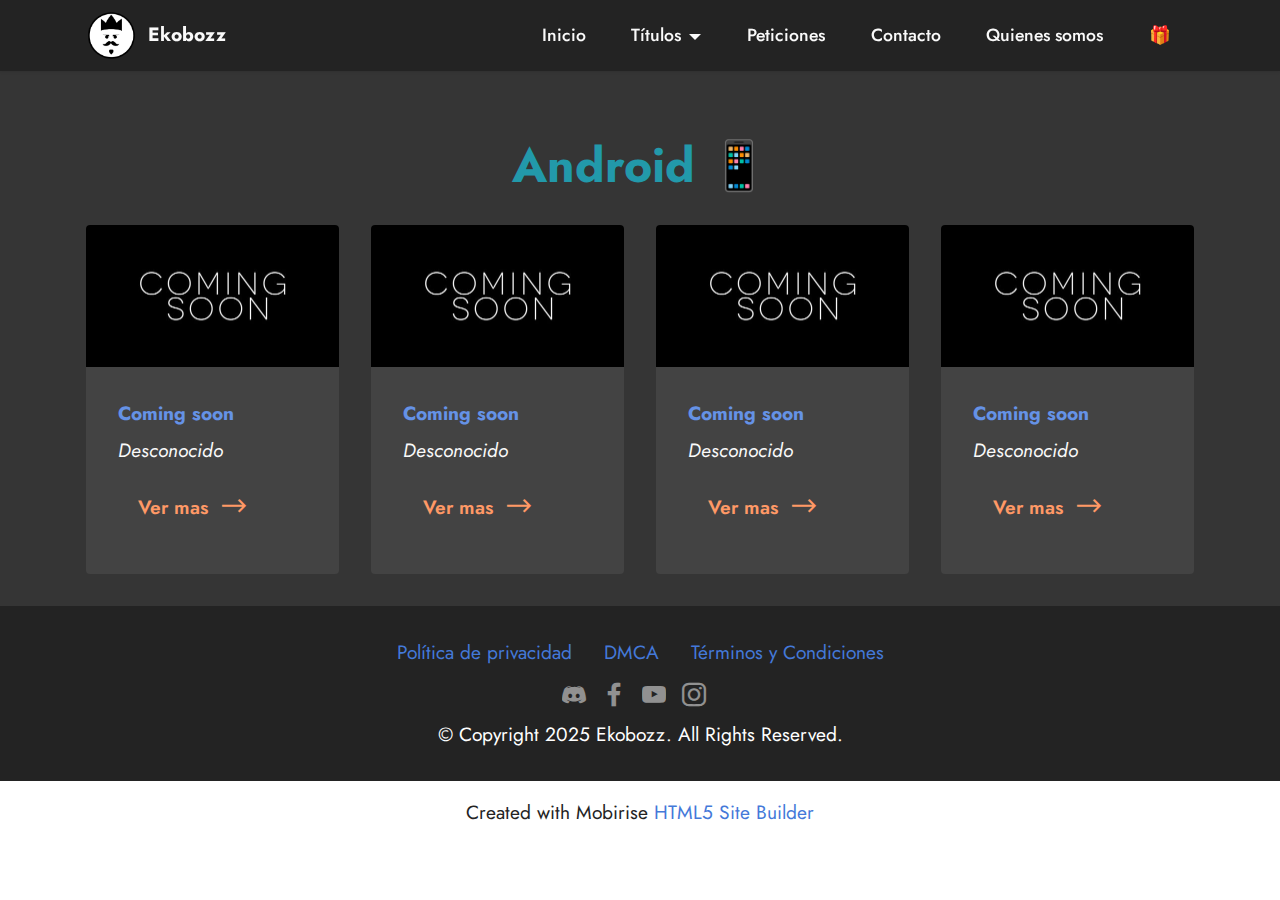
<file: docs/page7.html>
<!DOCTYPE html>
<html  >
<head>
  <!-- Site made with Mobirise Website Builder v5.6.11, https://mobirise.com -->
  <meta charset="UTF-8">
  <meta http-equiv="X-UA-Compatible" content="IE=edge">
  <meta name="generator" content="Mobirise v5.6.11, mobirise.com">
  <meta name="twitter:card" content="summary_large_image"/>
  <meta name="twitter:image:src" content="">
  <meta property="og:image" content="">
  <meta name="twitter:title" content="android">
  <meta name="viewport" content="width=device-width, initial-scale=1, minimum-scale=1">
  <link rel="shortcut icon" href="assets/images/logo.png" type="image/x-icon">
  <meta name="description" content="">
  
  
  <title>android</title>
  <link rel="stylesheet" href="assets/web/assets/mobirise-icons2/mobirise2.css">
  <link rel="stylesheet" href="assets/bootstrap/css/bootstrap.min.css">
  <link rel="stylesheet" href="assets/bootstrap/css/bootstrap-grid.min.css">
  <link rel="stylesheet" href="assets/bootstrap/css/bootstrap-reboot.min.css">
  <link rel="stylesheet" href="assets/dropdown/css/style.css">
  <link rel="stylesheet" href="assets/socicon/css/styles.css">
  <link rel="stylesheet" href="assets/theme/css/style.css">
  <link rel="preload" href="https://fonts.googleapis.com/css?family=Jost:100,200,300,400,500,600,700,800,900,100i,200i,300i,400i,500i,600i,700i,800i,900i&display=swap" as="style" onload="this.onload=null;this.rel='stylesheet'">
  <noscript><link rel="stylesheet" href="https://fonts.googleapis.com/css?family=Jost:100,200,300,400,500,600,700,800,900,100i,200i,300i,400i,500i,600i,700i,800i,900i&display=swap"></noscript>
  <link rel="preload" as="style" href="assets/mobirise/css/mbr-additional.css"><link rel="stylesheet" href="assets/mobirise/css/mbr-additional.css" type="text/css">
  
  
  
  
</head>
<body>
  
  <section data-bs-version="5.1" class="menu menu2 cid-tbWUtJ8Cew" once="menu" id="menu2-17">
    
    <nav class="navbar navbar-dropdown navbar-fixed-top navbar-expand-lg">
        <div class="container">
            <div class="navbar-brand">
                <span class="navbar-logo">
                    
                        <img src="assets/images/logo.png" alt="Logo" style="height: 3rem;">
                    
                </span>
                <span class="navbar-caption-wrap"><a class="navbar-caption text-white text-primary display-7" href="https://mobiri.se">Ekobozz</a></span>
            </div>
            <button class="navbar-toggler" type="button" data-toggle="collapse" data-bs-toggle="collapse" data-target="#navbarSupportedContent" data-bs-target="#navbarSupportedContent" aria-controls="navbarNavAltMarkup" aria-expanded="false" aria-label="Toggle navigation">
                <div class="hamburger">
                    <span></span>
                    <span></span>
                    <span></span>
                    <span></span>
                </div>
            </button>
            <div class="collapse navbar-collapse" id="navbarSupportedContent">
                <ul class="navbar-nav nav-dropdown nav-right" data-app-modern-menu="true"><li class="nav-item"><a class="nav-link link text-white text-primary display-4" href="index.html#header3-1">Inicio</a></li>
                    <li class="nav-item dropdown"><a class="nav-link link dropdown-toggle text-white display-4" href="https://mobiri.se" data-toggle="dropdown-submenu" data-bs-toggle="dropdown" data-bs-auto-close="outside" aria-expanded="false">Títulos</a><div class="dropdown-menu" aria-labelledby="dropdown-377"><a class="dropdown-item text-white text-primary display-4" href="page7.html#gallery3-1g">Android</a><a class="show dropdown-item text-white text-primary display-4" href="page8.html#gallery3-1i">PC</a><a class="show dropdown-item text-white text-primary display-4" href="page9.html#gallery3-1j">Software</a></div></li>
                    <li class="nav-item"><a class="nav-link link text-white text-primary display-4" href="page4.html#form5-19">Peticiones</a></li><li class="nav-item"><a class="nav-link link text-white text-primary display-4" href="page5.html#form5-1d">Contacto</a>
                    </li><li class="nav-item"><a class="nav-link link text-white text-primary display-4" href="page6.html#testimonials1-1t">Quienes somos</a></li><li class="nav-item"><a class="nav-link link text-white text-primary display-4" href="page10.html#top">🎁</a></li></ul>
                
                
            </div>
        </div>
    </nav>
</section>

<section data-bs-version="5.1" class="gallery3 cid-tbX6kQvfZv" id="gallery3-1g">
    
    
    <div class="container">
        <div class="mbr-section-head">
            <h4 class="mbr-section-title mbr-fonts-style align-center mb-0 display-2">
                <strong>Android </strong>📱<strong>​</strong></h4>
            
        </div>
        <div class="row mt-4">
            <div class="item features-image сol-12 col-md-6 col-lg-3">
                <div class="item-wrapper">
                    <div class="item-img">
                        <img src="assets/images/coming-soon-506x285.jpg" alt="portada coming soon">
                    </div>
                    <div class="item-content">
                        <h5 class="item-title mbr-fonts-style display-7"><strong>Coming soon</strong></h5>
                        <h6 class="item-subtitle mbr-fonts-style mt-1 display-7"><em>Desconocido</em></h6>
                        
                    </div>
                    <div class="mbr-section-btn item-footer mt-2"><a href="page7.html#gallery3-1g" class="btn item-btn btn-danger-outline display-7"><span class="mobi-mbri mobi-mbri-right mbr-iconfont mbr-iconfont-btn"></span>Ver mas&nbsp;</a></div>
                </div>
            </div>
            <div class="item features-image сol-12 col-md-6 col-lg-3">
                <div class="item-wrapper">
                    <div class="item-img">
                        <img src="assets/images/coming-soon-506x285.jpg" alt="portada coming soon">
                    </div>
                    <div class="item-content">
                        <h5 class="item-title mbr-fonts-style display-7"><strong>Coming soon</strong></h5>
                        <h6 class="item-subtitle mbr-fonts-style mt-1 display-7">
                            <em>Desconocido</em></h6>
                        
                    </div>
                    <div class="mbr-section-btn item-footer mt-2"><a href="page7.html#gallery3-1g" class="btn item-btn btn-danger-outline display-7"><span class="mobi-mbri mobi-mbri-right mbr-iconfont mbr-iconfont-btn"></span>Ver mas&nbsp;</a></div>
                </div>
            </div>
            <div class="item features-image сol-12 col-md-6 col-lg-3">
                <div class="item-wrapper">
                    <div class="item-img">
                        <img src="assets/images/coming-soon-506x285.jpg" alt="portada coming soon">
                    </div>
                    <div class="item-content">
                        <h5 class="item-title mbr-fonts-style display-7"><strong>Coming soon</strong></h5>
                        <h6 class="item-subtitle mbr-fonts-style mt-1 display-7">
                            <em>Desconocido</em>
                        </h6>
                        
                    </div>
                    <div class="mbr-section-btn item-footer mt-2"><a href="page7.html#gallery3-1g" class="btn item-btn btn-danger-outline display-7"><span class="mobi-mbri mobi-mbri-right mbr-iconfont mbr-iconfont-btn"></span>Ver mas&nbsp;</a></div>
                </div>
            </div>
            <div class="item features-image сol-12 col-md-6 col-lg-3">
                <div class="item-wrapper">
                    <div class="item-img">
                        <img src="assets/images/coming-soon-506x285.jpg" alt="portada coming soon" title="">
                    </div>
                    <div class="item-content">
                        <h5 class="item-title mbr-fonts-style display-7"><strong>Coming soon</strong></h5>
                        <h6 class="item-subtitle mbr-fonts-style mt-1 display-7">
                            <em>Desconocido</em>
                        </h6>
                        
                    </div>
                    <div class="mbr-section-btn item-footer mt-2"><a href="page7.html#gallery3-1g" class="btn item-btn btn-danger-outline display-7"><span class="mobi-mbri mobi-mbri-right mbr-iconfont mbr-iconfont-btn"></span>Ver mas&nbsp;</a></div>
                </div>
            </div>
        </div>
    </div>
</section>

<section data-bs-version="5.1" class="footer3 cid-tbWUyhyMiZ" once="footers" id="footer3-18">

    

    

    <div class="container">
        <div class="media-container-row align-center mbr-white">
            <div class="row row-links">
                <ul class="foot-menu">
                    
                    
                    
                    
                    
                <li class="foot-menu-item mbr-fonts-style display-7"><a href="page1.html#content5-u" class="text-primary">Política de privacidad</a></li><li class="foot-menu-item mbr-fonts-style display-7">
                        <a class="text-primary" href="page2.html#content5-y">DMCA</a>
                    </li><li class="foot-menu-item mbr-fonts-style display-7"><a href="page3.html#content5-11" class="text-primary">Términos y Condiciones</a></li></ul>
            </div>
            <div class="row social-row">
                <div class="social-list align-right pb-2">
                    
                    
                    
                    
                    
                    
                <div class="soc-item">
                        <a href="https://twitter.com/mobirise" target="_blank">
                            <span class="mbr-iconfont mbr-iconfont-social socicon-discord socicon"></span>
                        </a>
                    </div><div class="soc-item">
                        <a href="https://www.facebook.com/pages/Mobirise/1616226671953247" target="_blank">
                            <span class="socicon-facebook socicon mbr-iconfont mbr-iconfont-social"></span>
                        </a>
                    </div><div class="soc-item">
                        <a href="https://www.youtube.com/c/mobirise" target="_blank">
                            <span class="socicon-youtube socicon mbr-iconfont mbr-iconfont-social"></span>
                        </a>
                    </div><div class="soc-item">
                        <a href="https://instagram.com/mobirise" target="_blank">
                            <span class="socicon-instagram socicon mbr-iconfont mbr-iconfont-social"></span>
                        </a>
                    </div></div>
            </div>
            <div class="row row-copirayt">
                <p class="mbr-text mb-0 mbr-fonts-style mbr-white align-center display-7">
                    © Copyright 2025 Ekobozz. All Rights Reserved.
                </p>
            </div>
        </div>
    </div>
</section><section class="display-7" style="padding: 0;align-items: center;justify-content: center;flex-wrap: wrap;    align-content: center;display: flex;position: relative;height: 4rem;"><a href="https://mobiri.se/2694290" style="flex: 1 1;height: 4rem;position: absolute;width: 100%;z-index: 1;"><img alt="" style="height: 4rem;" src="[data-uri]"></a><p style="margin: 0;text-align: center;" class="display-7">Created with Mobirise &#8204;</p><a style="z-index:1" href="https://mobirise.com/html-builder.html">HTML5 Site Builder</a></section><script src="assets/bootstrap/js/bootstrap.bundle.min.js"></script>  <script src="assets/smoothscroll/smooth-scroll.js"></script>  <script src="assets/ytplayer/index.js"></script>  <script src="assets/dropdown/js/navbar-dropdown.js"></script>  <script src="assets/theme/js/script.js"></script>  
  
  
</body>
</html>
</file>
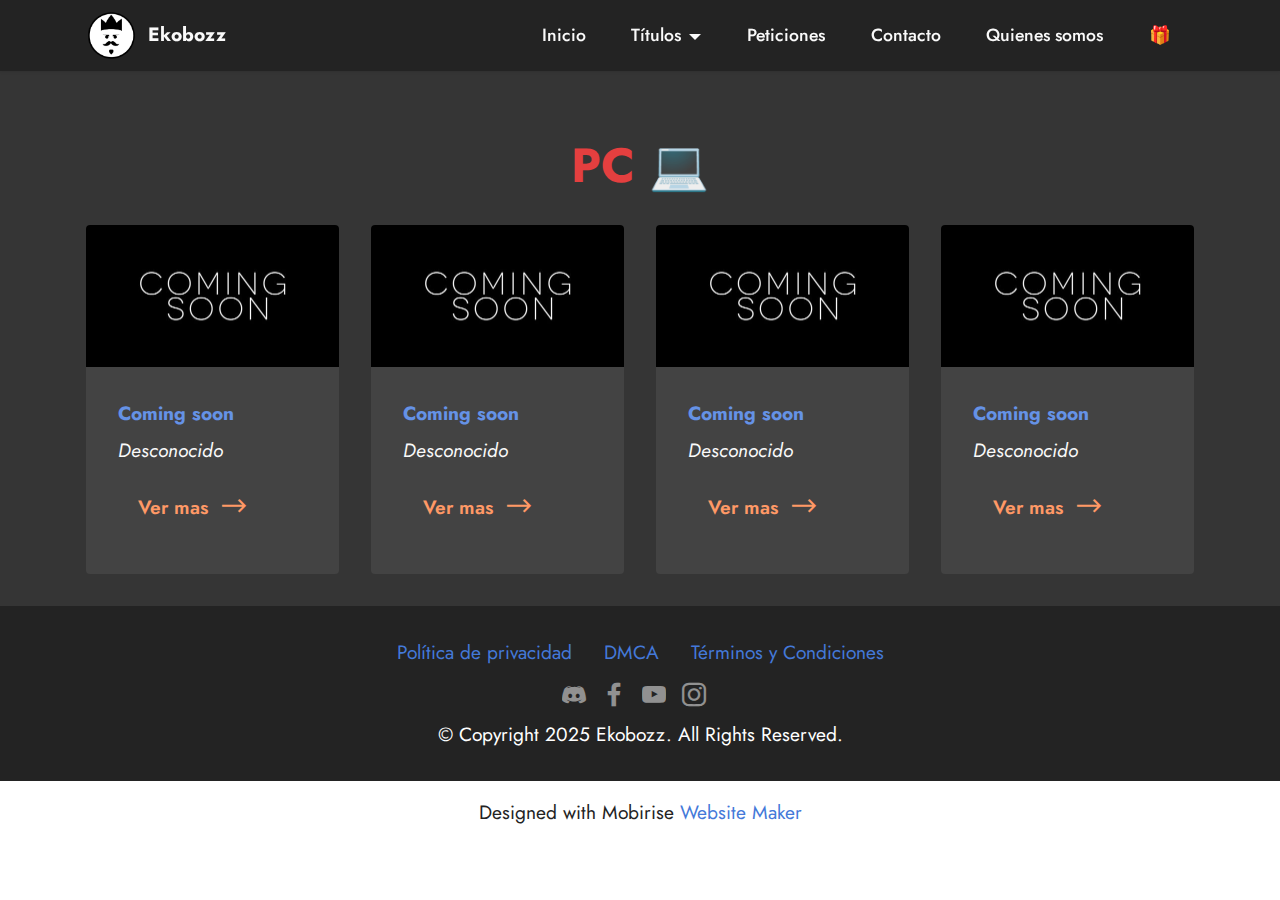
<file: docs/page8.html>
<!DOCTYPE html>
<html  >
<head>
  <!-- Site made with Mobirise Website Builder v5.6.11, https://mobirise.com -->
  <meta charset="UTF-8">
  <meta http-equiv="X-UA-Compatible" content="IE=edge">
  <meta name="generator" content="Mobirise v5.6.11, mobirise.com">
  <meta name="twitter:card" content="summary_large_image"/>
  <meta name="twitter:image:src" content="">
  <meta property="og:image" content="">
  <meta name="twitter:title" content="pc">
  <meta name="viewport" content="width=device-width, initial-scale=1, minimum-scale=1">
  <link rel="shortcut icon" href="assets/images/logo.png" type="image/x-icon">
  <meta name="description" content="">
  
  
  <title>pc</title>
  <link rel="stylesheet" href="assets/web/assets/mobirise-icons2/mobirise2.css">
  <link rel="stylesheet" href="assets/bootstrap/css/bootstrap.min.css">
  <link rel="stylesheet" href="assets/bootstrap/css/bootstrap-grid.min.css">
  <link rel="stylesheet" href="assets/bootstrap/css/bootstrap-reboot.min.css">
  <link rel="stylesheet" href="assets/dropdown/css/style.css">
  <link rel="stylesheet" href="assets/socicon/css/styles.css">
  <link rel="stylesheet" href="assets/theme/css/style.css">
  <link rel="preload" href="https://fonts.googleapis.com/css?family=Jost:100,200,300,400,500,600,700,800,900,100i,200i,300i,400i,500i,600i,700i,800i,900i&display=swap" as="style" onload="this.onload=null;this.rel='stylesheet'">
  <noscript><link rel="stylesheet" href="https://fonts.googleapis.com/css?family=Jost:100,200,300,400,500,600,700,800,900,100i,200i,300i,400i,500i,600i,700i,800i,900i&display=swap"></noscript>
  <link rel="preload" as="style" href="assets/mobirise/css/mbr-additional.css"><link rel="stylesheet" href="assets/mobirise/css/mbr-additional.css" type="text/css">
  
  
  
  
</head>
<body>
  
  <section data-bs-version="5.1" class="menu menu2 cid-tbWUtJ8Cew" once="menu" id="menu2-17">
    
    <nav class="navbar navbar-dropdown navbar-fixed-top navbar-expand-lg">
        <div class="container">
            <div class="navbar-brand">
                <span class="navbar-logo">
                    
                        <img src="assets/images/logo.png" alt="Logo" style="height: 3rem;">
                    
                </span>
                <span class="navbar-caption-wrap"><a class="navbar-caption text-white text-primary display-7" href="https://mobiri.se">Ekobozz</a></span>
            </div>
            <button class="navbar-toggler" type="button" data-toggle="collapse" data-bs-toggle="collapse" data-target="#navbarSupportedContent" data-bs-target="#navbarSupportedContent" aria-controls="navbarNavAltMarkup" aria-expanded="false" aria-label="Toggle navigation">
                <div class="hamburger">
                    <span></span>
                    <span></span>
                    <span></span>
                    <span></span>
                </div>
            </button>
            <div class="collapse navbar-collapse" id="navbarSupportedContent">
                <ul class="navbar-nav nav-dropdown nav-right" data-app-modern-menu="true"><li class="nav-item"><a class="nav-link link text-white text-primary display-4" href="index.html#header3-1">Inicio</a></li>
                    <li class="nav-item dropdown"><a class="nav-link link dropdown-toggle text-white display-4" href="https://mobiri.se" data-toggle="dropdown-submenu" data-bs-toggle="dropdown" data-bs-auto-close="outside" aria-expanded="false">Títulos</a><div class="dropdown-menu" aria-labelledby="dropdown-377"><a class="dropdown-item text-white text-primary display-4" href="page7.html#gallery3-1g">Android</a><a class="show dropdown-item text-white text-primary display-4" href="page8.html#gallery3-1i">PC</a><a class="show dropdown-item text-white text-primary display-4" href="page9.html#gallery3-1j">Software</a></div></li>
                    <li class="nav-item"><a class="nav-link link text-white text-primary display-4" href="page4.html#form5-19">Peticiones</a></li><li class="nav-item"><a class="nav-link link text-white text-primary display-4" href="page5.html#form5-1d">Contacto</a>
                    </li><li class="nav-item"><a class="nav-link link text-white text-primary display-4" href="page6.html#testimonials1-1t">Quienes somos</a></li><li class="nav-item"><a class="nav-link link text-white text-primary display-4" href="page10.html#top">🎁</a></li></ul>
                
                
            </div>
        </div>
    </nav>
</section>

<section data-bs-version="5.1" class="gallery3 cid-tbXruZVzXV" id="gallery3-1i">
    
    
    <div class="container">
        <div class="mbr-section-head">
            <h4 class="mbr-section-title mbr-fonts-style align-center mb-0 display-2">
                <strong>PC </strong>💻<strong>​</strong></h4>
            
        </div>
        <div class="row mt-4">
            <div class="item features-image сol-12 col-md-6 col-lg-3">
                <div class="item-wrapper">
                    <div class="item-img">
                        <img src="assets/images/coming-soon-506x285.jpg" alt="portada coming soon">
                    </div>
                    <div class="item-content">
                        <h5 class="item-title mbr-fonts-style display-7"><strong>Coming soon</strong></h5>
                        <h6 class="item-subtitle mbr-fonts-style mt-1 display-7"><em>Desconocido</em></h6>
                        
                    </div>
                    <div class="mbr-section-btn item-footer mt-2"><a href="page8.html#gallery3-1i" class="btn item-btn btn-danger-outline display-7"><span class="mobi-mbri mobi-mbri-right mbr-iconfont mbr-iconfont-btn"></span>Ver mas&nbsp;</a></div>
                </div>
            </div>
            <div class="item features-image сol-12 col-md-6 col-lg-3">
                <div class="item-wrapper">
                    <div class="item-img">
                        <img src="assets/images/coming-soon-506x285.jpg" alt="portada coming soon">
                    </div>
                    <div class="item-content">
                        <h5 class="item-title mbr-fonts-style display-7"><strong>Coming soon</strong></h5>
                        <h6 class="item-subtitle mbr-fonts-style mt-1 display-7">
                            <em>Desconocido</em></h6>
                        
                    </div>
                    <div class="mbr-section-btn item-footer mt-2"><a href="page8.html#gallery3-1i" class="btn item-btn btn-danger-outline display-7"><span class="mobi-mbri mobi-mbri-right mbr-iconfont mbr-iconfont-btn"></span>Ver mas&nbsp;</a></div>
                </div>
            </div>
            <div class="item features-image сol-12 col-md-6 col-lg-3">
                <div class="item-wrapper">
                    <div class="item-img">
                        <img src="assets/images/coming-soon-506x285.jpg" alt="portada coming soon">
                    </div>
                    <div class="item-content">
                        <h5 class="item-title mbr-fonts-style display-7"><strong>Coming soon</strong></h5>
                        <h6 class="item-subtitle mbr-fonts-style mt-1 display-7">
                            <em>Desconocido</em>
                        </h6>
                        
                    </div>
                    <div class="mbr-section-btn item-footer mt-2"><a href="page8.html#gallery3-1i" class="btn item-btn btn-danger-outline display-7"><span class="mobi-mbri mobi-mbri-right mbr-iconfont mbr-iconfont-btn"></span>Ver mas&nbsp;</a></div>
                </div>
            </div>
            <div class="item features-image сol-12 col-md-6 col-lg-3">
                <div class="item-wrapper">
                    <div class="item-img">
                        <img src="assets/images/coming-soon-506x285.jpg" alt="portada coming soon" title="">
                    </div>
                    <div class="item-content">
                        <h5 class="item-title mbr-fonts-style display-7"><strong>Coming soon</strong></h5>
                        <h6 class="item-subtitle mbr-fonts-style mt-1 display-7">
                            <em>Desconocido</em>
                        </h6>
                        
                    </div>
                    <div class="mbr-section-btn item-footer mt-2"><a href="page8.html#gallery3-1i" class="btn item-btn btn-danger-outline display-7"><span class="mobi-mbri mobi-mbri-right mbr-iconfont mbr-iconfont-btn"></span>Ver mas&nbsp;</a></div>
                </div>
            </div>
        </div>
    </div>
</section>

<section data-bs-version="5.1" class="footer3 cid-tbWUyhyMiZ" once="footers" id="footer3-18">

    

    

    <div class="container">
        <div class="media-container-row align-center mbr-white">
            <div class="row row-links">
                <ul class="foot-menu">
                    
                    
                    
                    
                    
                <li class="foot-menu-item mbr-fonts-style display-7"><a href="page1.html#content5-u" class="text-primary">Política de privacidad</a></li><li class="foot-menu-item mbr-fonts-style display-7">
                        <a class="text-primary" href="page2.html#content5-y">DMCA</a>
                    </li><li class="foot-menu-item mbr-fonts-style display-7"><a href="page3.html#content5-11" class="text-primary">Términos y Condiciones</a></li></ul>
            </div>
            <div class="row social-row">
                <div class="social-list align-right pb-2">
                    
                    
                    
                    
                    
                    
                <div class="soc-item">
                        <a href="https://twitter.com/mobirise" target="_blank">
                            <span class="mbr-iconfont mbr-iconfont-social socicon-discord socicon"></span>
                        </a>
                    </div><div class="soc-item">
                        <a href="https://www.facebook.com/pages/Mobirise/1616226671953247" target="_blank">
                            <span class="socicon-facebook socicon mbr-iconfont mbr-iconfont-social"></span>
                        </a>
                    </div><div class="soc-item">
                        <a href="https://www.youtube.com/c/mobirise" target="_blank">
                            <span class="socicon-youtube socicon mbr-iconfont mbr-iconfont-social"></span>
                        </a>
                    </div><div class="soc-item">
                        <a href="https://instagram.com/mobirise" target="_blank">
                            <span class="socicon-instagram socicon mbr-iconfont mbr-iconfont-social"></span>
                        </a>
                    </div></div>
            </div>
            <div class="row row-copirayt">
                <p class="mbr-text mb-0 mbr-fonts-style mbr-white align-center display-7">
                    © Copyright 2025 Ekobozz. All Rights Reserved.
                </p>
            </div>
        </div>
    </div>
</section><section class="display-7" style="padding: 0;align-items: center;justify-content: center;flex-wrap: wrap;    align-content: center;display: flex;position: relative;height: 4rem;"><a href="https://mobiri.se/2694290" style="flex: 1 1;height: 4rem;position: absolute;width: 100%;z-index: 1;"><img alt="" style="height: 4rem;" src="[data-uri]"></a><p style="margin: 0;text-align: center;" class="display-7">Designed with Mobirise &#8204;</p><a style="z-index:1" href="https://mobirise.com/website-maker.html">Website Maker</a></section><script src="assets/bootstrap/js/bootstrap.bundle.min.js"></script>  <script src="assets/smoothscroll/smooth-scroll.js"></script>  <script src="assets/ytplayer/index.js"></script>  <script src="assets/dropdown/js/navbar-dropdown.js"></script>  <script src="assets/theme/js/script.js"></script>  
  
  
</body>
</html>
</file>
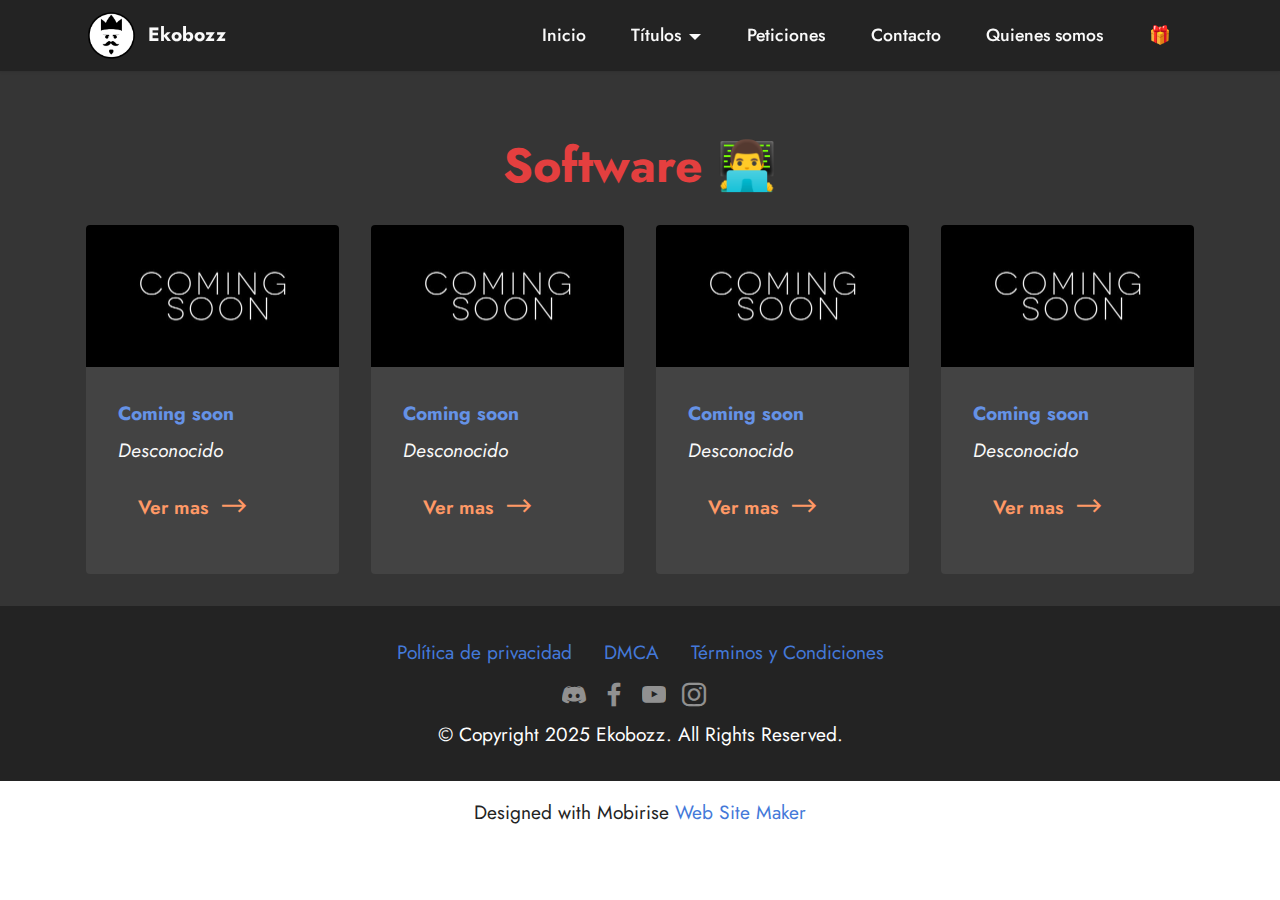
<file: docs/page9.html>
<!DOCTYPE html>
<html  >
<head>
  <!-- Site made with Mobirise Website Builder v5.6.11, https://mobirise.com -->
  <meta charset="UTF-8">
  <meta http-equiv="X-UA-Compatible" content="IE=edge">
  <meta name="generator" content="Mobirise v5.6.11, mobirise.com">
  <meta name="twitter:card" content="summary_large_image"/>
  <meta name="twitter:image:src" content="">
  <meta property="og:image" content="">
  <meta name="twitter:title" content="software">
  <meta name="viewport" content="width=device-width, initial-scale=1, minimum-scale=1">
  <link rel="shortcut icon" href="assets/images/logo.png" type="image/x-icon">
  <meta name="description" content="">
  
  
  <title>software</title>
  <link rel="stylesheet" href="assets/web/assets/mobirise-icons2/mobirise2.css">
  <link rel="stylesheet" href="assets/bootstrap/css/bootstrap.min.css">
  <link rel="stylesheet" href="assets/bootstrap/css/bootstrap-grid.min.css">
  <link rel="stylesheet" href="assets/bootstrap/css/bootstrap-reboot.min.css">
  <link rel="stylesheet" href="assets/dropdown/css/style.css">
  <link rel="stylesheet" href="assets/socicon/css/styles.css">
  <link rel="stylesheet" href="assets/theme/css/style.css">
  <link rel="preload" href="https://fonts.googleapis.com/css?family=Jost:100,200,300,400,500,600,700,800,900,100i,200i,300i,400i,500i,600i,700i,800i,900i&display=swap" as="style" onload="this.onload=null;this.rel='stylesheet'">
  <noscript><link rel="stylesheet" href="https://fonts.googleapis.com/css?family=Jost:100,200,300,400,500,600,700,800,900,100i,200i,300i,400i,500i,600i,700i,800i,900i&display=swap"></noscript>
  <link rel="preload" as="style" href="assets/mobirise/css/mbr-additional.css"><link rel="stylesheet" href="assets/mobirise/css/mbr-additional.css" type="text/css">
  
  
  
  
</head>
<body>
  
  <section data-bs-version="5.1" class="menu menu2 cid-tbWUtJ8Cew" once="menu" id="menu2-17">
    
    <nav class="navbar navbar-dropdown navbar-fixed-top navbar-expand-lg">
        <div class="container">
            <div class="navbar-brand">
                <span class="navbar-logo">
                    
                        <img src="assets/images/logo.png" alt="Logo" style="height: 3rem;">
                    
                </span>
                <span class="navbar-caption-wrap"><a class="navbar-caption text-white text-primary display-7" href="https://mobiri.se">Ekobozz</a></span>
            </div>
            <button class="navbar-toggler" type="button" data-toggle="collapse" data-bs-toggle="collapse" data-target="#navbarSupportedContent" data-bs-target="#navbarSupportedContent" aria-controls="navbarNavAltMarkup" aria-expanded="false" aria-label="Toggle navigation">
                <div class="hamburger">
                    <span></span>
                    <span></span>
                    <span></span>
                    <span></span>
                </div>
            </button>
            <div class="collapse navbar-collapse" id="navbarSupportedContent">
                <ul class="navbar-nav nav-dropdown nav-right" data-app-modern-menu="true"><li class="nav-item"><a class="nav-link link text-white text-primary display-4" href="index.html#header3-1">Inicio</a></li>
                    <li class="nav-item dropdown"><a class="nav-link link dropdown-toggle text-white display-4" href="https://mobiri.se" data-toggle="dropdown-submenu" data-bs-toggle="dropdown" data-bs-auto-close="outside" aria-expanded="false">Títulos</a><div class="dropdown-menu" aria-labelledby="dropdown-377"><a class="dropdown-item text-white text-primary display-4" href="page7.html#gallery3-1g">Android</a><a class="show dropdown-item text-white text-primary display-4" href="page8.html#gallery3-1i">PC</a><a class="show dropdown-item text-white text-primary display-4" href="page9.html#gallery3-1j">Software</a></div></li>
                    <li class="nav-item"><a class="nav-link link text-white text-primary display-4" href="page4.html#form5-19">Peticiones</a></li><li class="nav-item"><a class="nav-link link text-white text-primary display-4" href="page5.html#form5-1d">Contacto</a>
                    </li><li class="nav-item"><a class="nav-link link text-white text-primary display-4" href="page6.html#testimonials1-1t">Quienes somos</a></li><li class="nav-item"><a class="nav-link link text-white text-primary display-4" href="page10.html#top">🎁</a></li></ul>
                
                
            </div>
        </div>
    </nav>
</section>

<section data-bs-version="5.1" class="gallery3 cid-tbXs4k1SZN" id="gallery3-1j">
    
    
    <div class="container">
        <div class="mbr-section-head">
            <h4 class="mbr-section-title mbr-fonts-style align-center mb-0 display-2">
                <strong>Software </strong>👨‍💻<strong>​</strong></h4>
            
        </div>
        <div class="row mt-4">
            <div class="item features-image сol-12 col-md-6 col-lg-3">
                <div class="item-wrapper">
                    <div class="item-img">
                        <img src="assets/images/coming-soon-506x285.jpg" alt="portada coming soon">
                    </div>
                    <div class="item-content">
                        <h5 class="item-title mbr-fonts-style display-7"><strong>Coming soon</strong></h5>
                        <h6 class="item-subtitle mbr-fonts-style mt-1 display-7"><em>Desconocido</em></h6>
                        
                    </div>
                    <div class="mbr-section-btn item-footer mt-2"><a href="page9.html#gallery3-1j" class="btn item-btn btn-danger-outline display-7"><span class="mobi-mbri mobi-mbri-right mbr-iconfont mbr-iconfont-btn"></span>Ver mas&nbsp;</a></div>
                </div>
            </div>
            <div class="item features-image сol-12 col-md-6 col-lg-3">
                <div class="item-wrapper">
                    <div class="item-img">
                        <img src="assets/images/coming-soon-506x285.jpg" alt="portada coming soon">
                    </div>
                    <div class="item-content">
                        <h5 class="item-title mbr-fonts-style display-7"><strong>Coming soon</strong></h5>
                        <h6 class="item-subtitle mbr-fonts-style mt-1 display-7">
                            <em>Desconocido</em></h6>
                        
                    </div>
                    <div class="mbr-section-btn item-footer mt-2"><a href="page9.html#gallery3-1j" class="btn item-btn btn-danger-outline display-7"><span class="mobi-mbri mobi-mbri-right mbr-iconfont mbr-iconfont-btn"></span>Ver mas&nbsp;</a></div>
                </div>
            </div>
            <div class="item features-image сol-12 col-md-6 col-lg-3">
                <div class="item-wrapper">
                    <div class="item-img">
                        <img src="assets/images/coming-soon-506x285.jpg" alt="portada coming soon">
                    </div>
                    <div class="item-content">
                        <h5 class="item-title mbr-fonts-style display-7"><strong>Coming soon</strong></h5>
                        <h6 class="item-subtitle mbr-fonts-style mt-1 display-7">
                            <em>Desconocido</em>
                        </h6>
                        
                    </div>
                    <div class="mbr-section-btn item-footer mt-2"><a href="page9.html#gallery3-1j" class="btn item-btn btn-danger-outline display-7"><span class="mobi-mbri mobi-mbri-right mbr-iconfont mbr-iconfont-btn"></span>Ver mas&nbsp;</a></div>
                </div>
            </div>
            <div class="item features-image сol-12 col-md-6 col-lg-3">
                <div class="item-wrapper">
                    <div class="item-img">
                        <img src="assets/images/coming-soon-506x285.jpg" alt="portada coming soon" title="">
                    </div>
                    <div class="item-content">
                        <h5 class="item-title mbr-fonts-style display-7"><strong>Coming soon</strong></h5>
                        <h6 class="item-subtitle mbr-fonts-style mt-1 display-7">
                            <em>Desconocido</em>
                        </h6>
                        
                    </div>
                    <div class="mbr-section-btn item-footer mt-2"><a href="page9.html#gallery3-1j" class="btn item-btn btn-danger-outline display-7"><span class="mobi-mbri mobi-mbri-right mbr-iconfont mbr-iconfont-btn"></span>Ver mas&nbsp;</a></div>
                </div>
            </div>
        </div>
    </div>
</section>

<section data-bs-version="5.1" class="footer3 cid-tbWUyhyMiZ" once="footers" id="footer3-18">

    

    

    <div class="container">
        <div class="media-container-row align-center mbr-white">
            <div class="row row-links">
                <ul class="foot-menu">
                    
                    
                    
                    
                    
                <li class="foot-menu-item mbr-fonts-style display-7"><a href="page1.html#content5-u" class="text-primary">Política de privacidad</a></li><li class="foot-menu-item mbr-fonts-style display-7">
                        <a class="text-primary" href="page2.html#content5-y">DMCA</a>
                    </li><li class="foot-menu-item mbr-fonts-style display-7"><a href="page3.html#content5-11" class="text-primary">Términos y Condiciones</a></li></ul>
            </div>
            <div class="row social-row">
                <div class="social-list align-right pb-2">
                    
                    
                    
                    
                    
                    
                <div class="soc-item">
                        <a href="https://twitter.com/mobirise" target="_blank">
                            <span class="mbr-iconfont mbr-iconfont-social socicon-discord socicon"></span>
                        </a>
                    </div><div class="soc-item">
                        <a href="https://www.facebook.com/pages/Mobirise/1616226671953247" target="_blank">
                            <span class="socicon-facebook socicon mbr-iconfont mbr-iconfont-social"></span>
                        </a>
                    </div><div class="soc-item">
                        <a href="https://www.youtube.com/c/mobirise" target="_blank">
                            <span class="socicon-youtube socicon mbr-iconfont mbr-iconfont-social"></span>
                        </a>
                    </div><div class="soc-item">
                        <a href="https://instagram.com/mobirise" target="_blank">
                            <span class="socicon-instagram socicon mbr-iconfont mbr-iconfont-social"></span>
                        </a>
                    </div></div>
            </div>
            <div class="row row-copirayt">
                <p class="mbr-text mb-0 mbr-fonts-style mbr-white align-center display-7">
                    © Copyright 2025 Ekobozz. All Rights Reserved.
                </p>
            </div>
        </div>
    </div>
</section><section class="display-7" style="padding: 0;align-items: center;justify-content: center;flex-wrap: wrap;    align-content: center;display: flex;position: relative;height: 4rem;"><a href="https://mobiri.se/2694290" style="flex: 1 1;height: 4rem;position: absolute;width: 100%;z-index: 1;"><img alt="" style="height: 4rem;" src="[data-uri]"></a><p style="margin: 0;text-align: center;" class="display-7">Designed with Mobirise &#8204;</p><a style="z-index:1" href="https://mobirise.com/website-maker.html">Web Site Maker</a></section><script src="assets/bootstrap/js/bootstrap.bundle.min.js"></script>  <script src="assets/smoothscroll/smooth-scroll.js"></script>  <script src="assets/ytplayer/index.js"></script>  <script src="assets/dropdown/js/navbar-dropdown.js"></script>  <script src="assets/theme/js/script.js"></script>  
  
  
</body>
</html>
</file>
<file: docs/assets/web/assets/mobirise-icons2/mobirise2.css>
@font-face {
  font-family: 'Moririse2';
  font-display: swap;
  src:  url('mobirise2.eot?f2bix4');
  src:  url('mobirise2.eot?f2bix4#iefix') format('embedded-opentype'),
    url('mobirise2.ttf?f2bix4') format('truetype'),
    url('mobirise2.woff?f2bix4') format('woff'),
    url('mobirise2.svg?f2bix4#mobirise2') format('svg');
  font-weight: normal;
  font-style: normal;
}

[class^="mobi-"], [class*=" mobi-"] {
  /* use !important to prevent issues with browser extensions that change fonts */
  font-family: 'Moririse2' !important;
  speak: none;
  font-style: normal;
  font-weight: normal;
  font-variant: normal;
  text-transform: none;
  line-height: 1;

  /* Better Font Rendering =========== */
  -webkit-font-smoothing: antialiased;
  -moz-osx-font-smoothing: grayscale;
}

.mobi-mbri-add-submenu:before {
  content: "\e900";
}
.mobi-mbri-alert:before {
  content: "\e901";
}
.mobi-mbri-align-center:before {
  content: "\e902";
}
.mobi-mbri-align-justify:before {
  content: "\e903";
}
.mobi-mbri-align-left:before {
  content: "\e904";
}
.mobi-mbri-align-right:before {
  content: "\e905";
}
.mobi-mbri-android:before {
  content: "\e906";
}
.mobi-mbri-apple:before {
  content: "\e907";
}
.mobi-mbri-arrow-down:before {
  content: "\e908";
}
.mobi-mbri-arrow-next:before {
  content: "\e909";
}
.mobi-mbri-arrow-prev:before {
  content: "\e90a";
}
.mobi-mbri-arrow-up:before {
  content: "\e90b";
}
.mobi-mbri-bold:before {
  content: "\e90c";
}
.mobi-mbri-bookmark:before {
  content: "\e90d";
}
.mobi-mbri-bootstrap:before {
  content: "\e90e";
}
.mobi-mbri-briefcase:before {
  content: "\e90f";
}
.mobi-mbri-browse:before {
  content: "\e910";
}
.mobi-mbri-bulleted-list:before {
  content: "\e911";
}
.mobi-mbri-calendar:before {
  content: "\e912";
}
.mobi-mbri-camera:before {
  content: "\e913";
}
.mobi-mbri-cart-add:before {
  content: "\e914";
}
.mobi-mbri-cart-full:before {
  content: "\e915";
}
.mobi-mbri-cash:before {
  content: "\e916";
}
.mobi-mbri-change-style:before {
  content: "\e917";
}
.mobi-mbri-chat:before {
  content: "\e918";
}
.mobi-mbri-clock:before {
  content: "\e919";
}
.mobi-mbri-close:before {
  content: "\e91a";
}
.mobi-mbri-cloud:before {
  content: "\e91b";
}
.mobi-mbri-code:before {
  content: "\e91c";
}
.mobi-mbri-contact-form:before {
  content: "\e91d";
}
.mobi-mbri-credit-card:before {
  content: "\e91e";
}
.mobi-mbri-cursor-click:before {
  content: "\e91f";
}
.mobi-mbri-cust-feedback:before {
  content: "\e920";
}
.mobi-mbri-database:before {
  content: "\e921";
}
.mobi-mbri-delivery:before {
  content: "\e922";
}
.mobi-mbri-desktop:before {
  content: "\e923";
}
.mobi-mbri-devices:before {
  content: "\e924";
}
.mobi-mbri-down:before {
  content: "\e925";
}
.mobi-mbri-download-2:before {
  content: "\e926";
}
.mobi-mbri-download:before {
  content: "\e927";
}
.mobi-mbri-drag-n-drop-2:before {
  content: "\e928";
}
.mobi-mbri-drag-n-drop:before {
  content: "\e929";
}
.mobi-mbri-edit-2:before {
  content: "\e92a";
}
.mobi-mbri-edit:before {
  content: "\e92b";
}
.mobi-mbri-error:before {
  content: "\e92c";
}
.mobi-mbri-extension:before {
  content: "\e92d";
}
.mobi-mbri-features:before {
  content: "\e92e";
}
.mobi-mbri-file:before {
  content: "\e92f";
}
.mobi-mbri-flag:before {
  content: "\e930";
}
.mobi-mbri-folder:before {
  content: "\e931";
}
.mobi-mbri-gift:before {
  content: "\e932";
}
.mobi-mbri-github:before {
  content: "\e933";
}
.mobi-mbri-globe-2:before {
  content: "\e934";
}
.mobi-mbri-globe:before {
  content: "\e935";
}
.mobi-mbri-growing-chart:before {
  content: "\e936";
}
.mobi-mbri-hearth:before {
  content: "\e937";
}
.mobi-mbri-help:before {
  content: "\e938";
}
.mobi-mbri-home:before {
  content: "\e939";
}
.mobi-mbri-hot-cup:before {
  content: "\e93a";
}
.mobi-mbri-idea:before {
  content: "\e93b";
}
.mobi-mbri-image-gallery:before {
  content: "\e93c";
}
.mobi-mbri-image-slider:before {
  content: "\e93d";
}
.mobi-mbri-info:before {
  content: "\e93e";
}
.mobi-mbri-italic:before {
  content: "\e93f";
}
.mobi-mbri-key:before {
  content: "\e940";
}
.mobi-mbri-laptop:before {
  content: "\e941";
}
.mobi-mbri-layers:before {
  content: "\e942";
}
.mobi-mbri-left-right:before {
  content: "\e943";
}
.mobi-mbri-left:before {
  content: "\e944";
}
.mobi-mbri-letter:before {
  content: "\e945";
}
.mobi-mbri-like:before {
  content: "\e946";
}
.mobi-mbri-link:before {
  content: "\e947";
}
.mobi-mbri-lock:before {
  content: "\e948";
}
.mobi-mbri-login:before {
  content: "\e949";
}
.mobi-mbri-logout:before {
  content: "\e94a";
}
.mobi-mbri-magic-stick:before {
  content: "\e94b";
}
.mobi-mbri-map-pin:before {
  content: "\e94c";
}
.mobi-mbri-menu:before {
  content: "\e94d";
}
.mobi-mbri-mobile-2:before {
  content: "\e94e";
}
.mobi-mbri-mobile-horizontal:before {
  content: "\e94f";
}
.mobi-mbri-mobile:before {
  content: "\e950";
}
.mobi-mbri-mobirise:before {
  content: "\e951";
}
.mobi-mbri-more-horizontal:before {
  content: "\e952";
}
.mobi-mbri-more-vertical:before {
  content: "\e953";
}
.mobi-mbri-music:before {
  content: "\e954";
}
.mobi-mbri-new-file:before {
  content: "\e955";
}
.mobi-mbri-numbered-list:before {
  content: "\e956";
}
.mobi-mbri-opened-folder:before {
  content: "\e957";
}
.mobi-mbri-pages:before {
  content: "\e958";
}
.mobi-mbri-paper-plane:before {
  content: "\e959";
}
.mobi-mbri-paperclip:before {
  content: "\e95a";
}
.mobi-mbri-phone:before {
  content: "\e95b";
}
.mobi-mbri-photo:before {
  content: "\e95c";
}
.mobi-mbri-photos:before {
  content: "\e95d";
}
.mobi-mbri-pin:before {
  content: "\e95e";
}
.mobi-mbri-play:before {
  content: "\e95f";
}
.mobi-mbri-plus:before {
  content: "\e960";
}
.mobi-mbri-preview:before {
  content: "\e961";
}
.mobi-mbri-print:before {
  content: "\e962";
}
.mobi-mbri-protect:before {
  content: "\e963";
}
.mobi-mbri-question:before {
  content: "\e964";
}
.mobi-mbri-quote-left:before {
  content: "\e965";
}
.mobi-mbri-quote-right:before {
  content: "\e966";
}
.mobi-mbri-redo:before {
  content: "\e967";
}
.mobi-mbri-refresh:before {
  content: "\e968";
}
.mobi-mbri-responsive-2:before {
  content: "\e969";
}
.mobi-mbri-responsive:before {
  content: "\e96a";
}
.mobi-mbri-right:before {
  content: "\e96b";
}
.mobi-mbri-rocket:before {
  content: "\e96c";
}
.mobi-mbri-sad-face:before {
  content: "\e96d";
}
.mobi-mbri-sale:before {
  content: "\e96e";
}
.mobi-mbri-save:before {
  content: "\e96f";
}
.mobi-mbri-search:before {
  content: "\e970";
}
.mobi-mbri-setting-2:before {
  content: "\e971";
}
.mobi-mbri-setting-3:before {
  content: "\e972";
}
.mobi-mbri-setting:before {
  content: "\e973";
}
.mobi-mbri-share:before {
  content: "\e974";
}
.mobi-mbri-shopping-bag:before {
  content: "\e975";
}
.mobi-mbri-shopping-basket:before {
  content: "\e976";
}
.mobi-mbri-shopping-cart:before {
  content: "\e977";
}
.mobi-mbri-sites:before {
  content: "\e978";
}
.mobi-mbri-smile-face:before {
  content: "\e979";
}
.mobi-mbri-speed:before {
  content: "\e97a";
}
.mobi-mbri-star:before {
  content: "\e97b";
}
.mobi-mbri-success:before {
  content: "\e97c";
}
.mobi-mbri-sun:before {
  content: "\e97d";
}
.mobi-mbri-sun2:before {
  content: "\e97e";
}
.mobi-mbri-tablet-vertical:before {
  content: "\e97f";
}
.mobi-mbri-tablet:before {
  content: "\e980";
}
.mobi-mbri-target:before {
  content: "\e981";
}
.mobi-mbri-timer:before {
  content: "\e982";
}
.mobi-mbri-to-ftp:before {
  content: "\e983";
}
.mobi-mbri-to-local-drive:before {
  content: "\e984";
}
.mobi-mbri-touch-swipe:before {
  content: "\e985";
}
.mobi-mbri-touch:before {
  content: "\e986";
}
.mobi-mbri-trash:before {
  content: "\e987";
}
.mobi-mbri-underline:before {
  content: "\e988";
}
.mobi-mbri-undo:before {
  content: "\e989";
}
.mobi-mbri-unlink:before {
  content: "\e98a";
}
.mobi-mbri-unlock:before {
  content: "\e98b";
}
.mobi-mbri-up-down:before {
  content: "\e98c";
}
.mobi-mbri-up:before {
  content: "\e98d";
}
.mobi-mbri-update:before {
  content: "\e98e";
}
.mobi-mbri-upload-2:before {
  content: "\e98f";
}
.mobi-mbri-upload:before {
  content: "\e990";
}
.mobi-mbri-user-2:before {
  content: "\e991";
}
.mobi-mbri-user:before {
  content: "\e992";
}
.mobi-mbri-users:before {
  content: "\e993";
}
.mobi-mbri-video-play:before {
  content: "\e994";
}
.mobi-mbri-video:before {
  content: "\e995";
}
.mobi-mbri-watch:before {
  content: "\e996";
}
.mobi-mbri-website-theme-2:before {
  content: "\e997";
}
.mobi-mbri-website-theme:before {
  content: "\e998";
}
.mobi-mbri-wifi:before {
  content: "\e999";
}
.mobi-mbri-windows:before {
  content: "\e99a";
}
.mobi-mbri-zoom-in:before {
  content: "\e99b";
}
.mobi-mbri-zoom-out:before {
  content: "\e99c";
}
</file>
<file: docs/assets/dropdown/css/style.css>
.navbar-dropdown {
  left: 0;
  padding: 0;
  position: absolute;
  right: 0;
  top: 0;
  transition: all 0.45s ease;
  z-index: 1030;
  background: #282828; }
  .navbar-dropdown .navbar-logo {
    margin-right: 0.8rem;
    transition: margin 0.3s ease-in-out;
    vertical-align: middle; }
    .navbar-dropdown .navbar-logo img {
      height: 3.125rem;
      transition: all 0.3s ease-in-out; }
    .navbar-dropdown .navbar-logo.mbr-iconfont {
      font-size: 3.125rem;
      line-height: 3.125rem; }
  .navbar-dropdown .navbar-caption {
    font-weight: 700;
    white-space: normal;
    vertical-align: -4px;
    line-height: 3.125rem !important; }
    .navbar-dropdown .navbar-caption, .navbar-dropdown .navbar-caption:hover {
      color: inherit;
      text-decoration: none; }
  .navbar-dropdown .mbr-iconfont + .navbar-caption {
    vertical-align: -1px; }
  .navbar-dropdown.navbar-fixed-top {
    position: fixed; }
  .navbar-dropdown .navbar-brand span {
    vertical-align: -4px; }
  .navbar-dropdown.bg-color.transparent {
    background: none; }
  .navbar-dropdown.navbar-short .navbar-brand {
    padding: 0.625rem 0; }
    .navbar-dropdown.navbar-short .navbar-brand span {
      vertical-align: -1px; }
  .navbar-dropdown.navbar-short .navbar-caption {
    line-height: 2.375rem !important;
    vertical-align: -2px; }
  .navbar-dropdown.navbar-short .navbar-logo {
    margin-right: 0.5rem; }
    .navbar-dropdown.navbar-short .navbar-logo img {
      height: 2.375rem; }
    .navbar-dropdown.navbar-short .navbar-logo.mbr-iconfont {
      font-size: 2.375rem;
      line-height: 2.375rem; }
  .navbar-dropdown.navbar-short .mbr-table-cell {
    height: 3.625rem; }
  .navbar-dropdown .navbar-close {
    left: 0.6875rem;
    position: fixed;
    top: 0.75rem;
    z-index: 1000; }
  .navbar-dropdown .hamburger-icon {
    content: "";
    display: inline-block;
    vertical-align: middle;
    width: 16px;
    -webkit-box-shadow: 0 -6px 0 1px #282828,0 0 0 1px #282828,0 6px 0 1px #282828;
    -moz-box-shadow: 0 -6px 0 1px #282828,0 0 0 1px #282828,0 6px 0 1px #282828;
    box-shadow: 0 -6px 0 1px #282828,0 0 0 1px #282828,0 6px 0 1px #282828; }

.dropdown-menu .dropdown-toggle[data-toggle="dropdown-submenu"]::after {
  border-bottom: 0.35em solid transparent;
  border-left: 0.35em solid;
  border-right: 0;
  border-top: 0.35em solid transparent;
  margin-left: 0.3rem; }

.dropdown-menu .dropdown-item:focus {
  outline: 0; }

.nav-dropdown {
  font-size: 0.75rem;
  font-weight: 500;
  height: auto !important; }
  .nav-dropdown .nav-btn {
    padding-left: 1rem; }
  .nav-dropdown .link {
    margin: .667em 1.667em;
    font-weight: 500;
    padding: 0;
    transition: color .2s ease-in-out; }
    .nav-dropdown .link.dropdown-toggle {
      margin-right: 2.583em; }
      .nav-dropdown .link.dropdown-toggle::after {
        margin-left: .25rem;
        border-top: 0.35em solid;
        border-right: 0.35em solid transparent;
        border-left: 0.35em solid transparent;
        border-bottom: 0; }
      .nav-dropdown .link.dropdown-toggle[aria-expanded="true"] {
        margin: 0;
        padding: 0.667em 3.263em  0.667em 1.667em; }
  .nav-dropdown .link::after,
  .nav-dropdown .dropdown-item::after {
    color: inherit; }
  .nav-dropdown .btn {
    font-size: 0.75rem;
    font-weight: 700;
    letter-spacing: 0;
    margin-bottom: 0;
    padding-left: 1.25rem;
    padding-right: 1.25rem; }
  .nav-dropdown .dropdown-menu {
    border-radius: 0;
    border: 0;
    left: 0;
    margin: 0;
    padding-bottom: 1.25rem;
    padding-top: 1.25rem;
    position: relative; }
  .nav-dropdown .dropdown-submenu {
    margin-left: 0.125rem;
    top: 0; }
  .nav-dropdown .dropdown-item {
    font-weight: 500;
    line-height: 2;
    padding: 0.3846em 4.615em 0.3846em 1.5385em;
    position: relative;
    transition: color .2s ease-in-out, background-color .2s ease-in-out; }
    .nav-dropdown .dropdown-item::after {
      margin-top: -0.3077em;
      position: absolute;
      right: 1.1538em;
      top: 50%; }
    .nav-dropdown .dropdown-item:focus, .nav-dropdown .dropdown-item:hover {
      background: none; }

@media (max-width: 767px) {
  .nav-dropdown.navbar-toggleable-sm {
    bottom: 0;
    display: none;
    left: 0;
    overflow-x: hidden;
    position: fixed;
    top: 0;
    transform: translateX(-100%);
    -ms-transform: translateX(-100%);
    -webkit-transform: translateX(-100%);
    width: 18.75rem;
    z-index: 999; } }
.nav-dropdown.navbar-toggleable-xl {
  bottom: 0;
  display: none;
  left: 0;
  overflow-x: hidden;
  position: fixed;
  top: 0;
  transform: translateX(-100%);
  -ms-transform: translateX(-100%);
  -webkit-transform: translateX(-100%);
  width: 18.75rem;
  z-index: 999; }

.nav-dropdown-sm {
  display: block !important;
  overflow-x: hidden;
  overflow: auto;
  padding-top: 3.875rem; }
  .nav-dropdown-sm::after {
    content: "";
    display: block;
    height: 3rem;
    width: 100%; }
  .nav-dropdown-sm.collapse.in ~ .navbar-close {
    display: block !important; }
  .nav-dropdown-sm.collapsing, .nav-dropdown-sm.collapse.in {
    transform: translateX(0);
    -ms-transform: translateX(0);
    -webkit-transform: translateX(0);
    transition: all 0.25s ease-out;
    -webkit-transition: all 0.25s ease-out;
    background: #282828; }
  .nav-dropdown-sm.collapsing[aria-expanded="false"] {
    transform: translateX(-100%);
    -ms-transform: translateX(-100%);
    -webkit-transform: translateX(-100%); }
  .nav-dropdown-sm .nav-item {
    display: block;
    margin-left: 0 !important;
    padding-left: 0; }
  .nav-dropdown-sm .link,
  .nav-dropdown-sm .dropdown-item {
    border-top: 1px dotted rgba(255, 255, 255, 0.1);
    font-size: 0.8125rem;
    line-height: 1.6;
    margin: 0 !important;
    padding: 0.875rem 2.4rem 0.875rem 1.5625rem !important;
    position: relative;
    white-space: normal; }
    .nav-dropdown-sm .link:focus, .nav-dropdown-sm .link:hover,
    .nav-dropdown-sm .dropdown-item:focus,
    .nav-dropdown-sm .dropdown-item:hover {
      background: rgba(0, 0, 0, 0.2) !important;
      color: #c0a375; }
  .nav-dropdown-sm .nav-btn {
    position: relative;
    padding: 1.5625rem 1.5625rem 0 1.5625rem; }
    .nav-dropdown-sm .nav-btn::before {
      border-top: 1px dotted rgba(255, 255, 255, 0.1);
      content: "";
      left: 0;
      position: absolute;
      top: 0;
      width: 100%; }
    .nav-dropdown-sm .nav-btn + .nav-btn {
      padding-top: 0.625rem; }
      .nav-dropdown-sm .nav-btn + .nav-btn::before {
        display: none; }
  .nav-dropdown-sm .btn {
    padding: 0.625rem 0; }
  .nav-dropdown-sm .dropdown-toggle[data-toggle="dropdown-submenu"]::after {
    margin-left: .25rem;
    border-top: 0.35em solid;
    border-right: 0.35em solid transparent;
    border-left: 0.35em solid transparent;
    border-bottom: 0; }
  .nav-dropdown-sm .dropdown-toggle[data-toggle="dropdown-submenu"][aria-expanded="true"]::after {
    border-top: 0;
    border-right: 0.35em solid transparent;
    border-left: 0.35em solid transparent;
    border-bottom: 0.35em solid; }
  .nav-dropdown-sm .dropdown-menu {
    margin: 0;
    padding: 0;
    position: relative;
    top: 0;
    left: 0;
    width: 100%;
    border: 0;
    float: none;
    border-radius: 0;
    background: none; }
  .nav-dropdown-sm .dropdown-submenu {
    left: 100%;
    margin-left: 0.125rem;
    margin-top: -1.25rem;
    top: 0; }

.navbar-toggleable-sm .nav-dropdown .dropdown-menu {
  position: absolute; }

.navbar-toggleable-sm .nav-dropdown .dropdown-submenu {
  left: 100%;
  margin-left: 0.125rem;
  margin-top: -1.25rem;
  top: 0; }

.navbar-toggleable-sm.opened .nav-dropdown .dropdown-menu {
  position: relative; }

.navbar-toggleable-sm.opened .nav-dropdown .dropdown-submenu {
  left: 0;
  margin-left: 00rem;
  margin-top: 0rem;
  top: 0; }

.is-builder .nav-dropdown.collapsing {
  transition: none !important; }
</file>
<file: docs/assets/socicon/css/styles.css>
@charset "UTF-8";

@font-face {
  font-family: 'Socicon';
  src:  url('../fonts/socicon.eot');
  src:  url('../fonts/socicon.eot?#iefix') format('embedded-opentype'),
    url('../fonts/socicon.woff2') format('woff2'),
    url('../fonts/socicon.ttf') format('truetype'),
    url('../fonts/socicon.woff') format('woff'),
    url('../fonts/socicon.svg#socicon') format('svg');
  font-weight: normal;
  font-style: normal;
  font-display: swap;
}

[data-icon]:before {
  font-family: "socicon" !important;
  content: attr(data-icon);
  font-style: normal !important;
  font-weight: normal !important;
  font-variant: normal !important;
  text-transform: none !important;
  speak: none;
  line-height: 1;
  -webkit-font-smoothing: antialiased;
  -moz-osx-font-smoothing: grayscale;
}

[class^="socicon-"], [class*=" socicon-"] {
  /* use !important to prevent issues with browser extensions that change fonts */
  font-family: 'Socicon' !important;
  speak: none;
  font-style: normal;
  font-weight: normal;
  font-variant: normal;
  text-transform: none;
  line-height: 1;

  /* Better Font Rendering =========== */
  -webkit-font-smoothing: antialiased;
  -moz-osx-font-smoothing: grayscale;
}

.socicon-eitaa:before {
  content: "\e97c";
}
.socicon-soroush:before {
  content: "\e97d";
}
.socicon-bale:before {
  content: "\e97e";
}
.socicon-zazzle:before {
  content: "\e97b";
}
.socicon-society6:before {
  content: "\e97a";
}
.socicon-redbubble:before {
  content: "\e979";
}
.socicon-avvo:before {
  content: "\e978";
}
.socicon-stitcher:before {
  content: "\e977";
}
.socicon-googlehangouts:before {
  content: "\e974";
}
.socicon-dlive:before {
  content: "\e975";
}
.socicon-vsco:before {
  content: "\e976";
}
.socicon-flipboard:before {
  content: "\e973";
}
.socicon-ubuntu:before {
  content: "\e958";
}
.socicon-artstation:before {
  content: "\e959";
}
.socicon-invision:before {
  content: "\e95a";
}
.socicon-torial:before {
  content: "\e95b";
}
.socicon-collectorz:before {
  content: "\e95c";
}
.socicon-seenthis:before {
  content: "\e95d";
}
.socicon-googleplaymusic:before {
  content: "\e95e";
}
.socicon-debian:before {
  content: "\e95f";
}
.socicon-filmfreeway:before {
  content: "\e960";
}
.socicon-gnome:before {
  content: "\e961";
}
.socicon-itchio:before {
  content: "\e962";
}
.socicon-jamendo:before {
  content: "\e963";
}
.socicon-mix:before {
  content: "\e964";
}
.socicon-sharepoint:before {
  content: "\e965";
}
.socicon-tinder:before {
  content: "\e966";
}
.socicon-windguru:before {
  content: "\e967";
}
.socicon-cdbaby:before {
  content: "\e968";
}
.socicon-elementaryos:before {
  content: "\e969";
}
.socicon-stage32:before {
  content: "\e96a";
}
.socicon-tiktok:before {
  content: "\e96b";
}
.socicon-gitter:before {
  content: "\e96c";
}
.socicon-letterboxd:before {
  content: "\e96d";
}
.socicon-threema:before {
  content: "\e96e";
}
.socicon-splice:before {
  content: "\e96f";
}
.socicon-metapop:before {
  content: "\e970";
}
.socicon-naver:before {
  content: "\e971";
}
.socicon-remote:before {
  content: "\e972";
}
.socicon-internet:before {
  content: "\e957";
}
.socicon-moddb:before {
  content: "\e94b";
}
.socicon-indiedb:before {
  content: "\e94c";
}
.socicon-traxsource:before {
  content: "\e94d";
}
.socicon-gamefor:before {
  content: "\e94e";
}
.socicon-pixiv:before {
  content: "\e94f";
}
.socicon-myanimelist:before {
  content: "\e950";
}
.socicon-blackberry:before {
  content: "\e951";
}
.socicon-wickr:before {
  content: "\e952";
}
.socicon-spip:before {
  content: "\e953";
}
.socicon-napster:before {
  content: "\e954";
}
.socicon-beatport:before {
  content: "\e955";
}
.socicon-hackerone:before {
  content: "\e956";
}
.socicon-hackernews:before {
  content: "\e946";
}
.socicon-smashwords:before {
  content: "\e947";
}
.socicon-kobo:before {
  content: "\e948";
}
.socicon-bookbub:before {
  content: "\e949";
}
.socicon-mailru:before {
  content: "\e94a";
}
.socicon-gitlab:before {
  content: "\e945";
}
.socicon-instructables:before {
  content: "\e944";
}
.socicon-portfolio:before {
  content: "\e943";
}
.socicon-codered:before {
  content: "\e940";
}
.socicon-origin:before {
  content: "\e941";
}
.socicon-nextdoor:before {
  content: "\e942";
}
.socicon-udemy:before {
  content: "\e93f";
}
.socicon-livemaster:before {
  content: "\e93e";
}
.socicon-crunchbase:before {
  content: "\e93b";
}
.socicon-homefy:before {
  content: "\e93c";
}
.socicon-calendly:before {
  content: "\e93d";
}
.socicon-realtor:before {
  content: "\e90f";
}
.socicon-tidal:before {
  content: "\e910";
}
.socicon-qobuz:before {
  content: "\e911";
}
.socicon-natgeo:before {
  content: "\e912";
}
.socicon-mastodon:before {
  content: "\e913";
}
.socicon-unsplash:before {
  content: "\e914";
}
.socicon-homeadvisor:before {
  content: "\e915";
}
.socicon-angieslist:before {
  content: "\e916";
}
.socicon-codepen:before {
  content: "\e917";
}
.socicon-slack:before {
  content: "\e918";
}
.socicon-openaigym:before {
  content: "\e919";
}
.socicon-logmein:before {
  content: "\e91a";
}
.socicon-fiverr:before {
  content: "\e91b";
}
.socicon-gotomeeting:before {
  content: "\e91c";
}
.socicon-aliexpress:before {
  content: "\e91d";
}
.socicon-guru:before {
  content: "\e91e";
}
.socicon-appstore:before {
  content: "\e91f";
}
.socicon-homes:before {
  content: "\e920";
}
.socicon-zoom:before {
  content: "\e921";
}
.socicon-alibaba:before {
  content: "\e922";
}
.socicon-craigslist:before {
  content: "\e923";
}
.socicon-wix:before {
  content: "\e924";
}
.socicon-redfin:before {
  content: "\e925";
}
.socicon-googlecalendar:before {
  content: "\e926";
}
.socicon-shopify:before {
  content: "\e927";
}
.socicon-freelancer:before {
  content: "\e928";
}
.socicon-seedrs:before {
  content: "\e929";
}
.socicon-bing:before {
  content: "\e92a";
}
.socicon-doodle:before {
  content: "\e92b";
}
.socicon-bonanza:before {
  content: "\e92c";
}
.socicon-squarespace:before {
  content: "\e92d";
}
.socicon-toptal:before {
  content: "\e92e";
}
.socicon-gust:before {
  content: "\e92f";
}
.socicon-ask:before {
  content: "\e930";
}
.socicon-trulia:before {
  content: "\e931";
}
.socicon-loomly:before {
  content: "\e932";
}
.socicon-ghost:before {
  content: "\e933";
}
.socicon-upwork:before {
  content: "\e934";
}
.socicon-fundable:before {
  content: "\e935";
}
.socicon-booking:before {
  content: "\e936";
}
.socicon-googlemaps:before {
  content: "\e937";
}
.socicon-zillow:before {
  content: "\e938";
}
.socicon-niconico:before {
  content: "\e939";
}
.socicon-toneden:before {
  content: "\e93a";
}
.socicon-augment:before {
  content: "\e908";
}
.socicon-bitbucket:before {
  content: "\e909";
}
.socicon-fyuse:before {
  content: "\e90a";
}
.socicon-yt-gaming:before {
  content: "\e90b";
}
.socicon-sketchfab:before {
  content: "\e90c";
}
.socicon-mobcrush:before {
  content: "\e90d";
}
.socicon-microsoft:before {
  content: "\e90e";
}
.socicon-pandora:before {
  content: "\e907";
}
.socicon-messenger:before {
  content: "\e906";
}
.socicon-gamewisp:before {
  content: "\e905";
}
.socicon-bloglovin:before {
  content: "\e904";
}
.socicon-tunein:before {
  content: "\e903";
}
.socicon-gamejolt:before {
  content: "\e901";
}
.socicon-trello:before {
  content: "\e902";
}
.socicon-spreadshirt:before {
  content: "\e900";
}
.socicon-500px:before {
  content: "\e000";
}
.socicon-8tracks:before {
  content: "\e001";
}
.socicon-airbnb:before {
  content: "\e002";
}
.socicon-alliance:before {
  content: "\e003";
}
.socicon-amazon:before {
  content: "\e004";
}
.socicon-amplement:before {
  content: "\e005";
}
.socicon-android:before {
  content: "\e006";
}
.socicon-angellist:before {
  content: "\e007";
}
.socicon-apple:before {
  content: "\e008";
}
.socicon-appnet:before {
  content: "\e009";
}
.socicon-baidu:before {
  content: "\e00a";
}
.socicon-bandcamp:before {
  content: "\e00b";
}
.socicon-battlenet:before {
  content: "\e00c";
}
.socicon-mixer:before {
  content: "\e00d";
}
.socicon-bebee:before {
  content: "\e00e";
}
.socicon-bebo:before {
  content: "\e00f";
}
.socicon-behance:before {
  content: "\e010";
}
.socicon-blizzard:before {
  content: "\e011";
}
.socicon-blogger:before {
  content: "\e012";
}
.socicon-buffer:before {
  content: "\e013";
}
.socicon-chrome:before {
  content: "\e014";
}
.socicon-coderwall:before {
  content: "\e015";
}
.socicon-curse:before {
  content: "\e016";
}
.socicon-dailymotion:before {
  content: "\e017";
}
.socicon-deezer:before {
  content: "\e018";
}
.socicon-delicious:before {
  content: "\e019";
}
.socicon-deviantart:before {
  content: "\e01a";
}
.socicon-diablo:before {
  content: "\e01b";
}
.socicon-digg:before {
  content: "\e01c";
}
.socicon-discord:before {
  content: "\e01d";
}
.socicon-disqus:before {
  content: "\e01e";
}
.socicon-douban:before {
  content: "\e01f";
}
.socicon-draugiem:before {
  content: "\e020";
}
.socicon-dribbble:before {
  content: "\e021";
}
.socicon-drupal:before {
  content: "\e022";
}
.socicon-ebay:before {
  content: "\e023";
}
.socicon-ello:before {
  content: "\e024";
}
.socicon-endomodo:before {
  content: "\e025";
}
.socicon-envato:before {
  content: "\e026";
}
.socicon-etsy:before {
  content: "\e027";
}
.socicon-facebook:before {
  content: "\e028";
}
.socicon-feedburner:before {
  content: "\e029";
}
.socicon-filmweb:before {
  content: "\e02a";
}
.socicon-firefox:before {
  content: "\e02b";
}
.socicon-flattr:before {
  content: "\e02c";
}
.socicon-flickr:before {
  content: "\e02d";
}
.socicon-formulr:before {
  content: "\e02e";
}
.socicon-forrst:before {
  content: "\e02f";
}
.socicon-foursquare:before {
  content: "\e030";
}
.socicon-friendfeed:before {
  content: "\e031";
}
.socicon-github:before {
  content: "\e032";
}
.socicon-goodreads:before {
  content: "\e033";
}
.socicon-google:before {
  content: "\e034";
}
.socicon-googlescholar:before {
  content: "\e035";
}
.socicon-googlegroups:before {
  content: "\e036";
}
.socicon-googlephotos:before {
  content: "\e037";
}
.socicon-googleplus:before {
  content: "\e038";
}
.socicon-grooveshark:before {
  content: "\e039";
}
.socicon-hackerrank:before {
  content: "\e03a";
}
.socicon-hearthstone:before {
  content: "\e03b";
}
.socicon-hellocoton:before {
  content: "\e03c";
}
.socicon-heroes:before {
  content: "\e03d";
}
.socicon-smashcast:before {
  content: "\e03e";
}
.socicon-horde:before {
  content: "\e03f";
}
.socicon-houzz:before {
  content: "\e040";
}
.socicon-icq:before {
  content: "\e041";
}
.socicon-identica:before {
  content: "\e042";
}
.socicon-imdb:before {
  content: "\e043";
}
.socicon-instagram:before {
  content: "\e044";
}
.socicon-issuu:before {
  content: "\e045";
}
.socicon-istock:before {
  content: "\e046";
}
.socicon-itunes:before {
  content: "\e047";
}
.socicon-keybase:before {
  content: "\e048";
}
.socicon-lanyrd:before {
  content: "\e049";
}
.socicon-lastfm:before {
  content: "\e04a";
}
.socicon-line:before {
  content: "\e04b";
}
.socicon-linkedin:before {
  content: "\e04c";
}
.socicon-livejournal:before {
  content: "\e04d";
}
.socicon-lyft:before {
  content: "\e04e";
}
.socicon-macos:before {
  content: "\e04f";
}
.socicon-mail:before {
  content: "\e050";
}
.socicon-medium:before {
  content: "\e051";
}
.socicon-meetup:before {
  content: "\e052";
}
.socicon-mixcloud:before {
  content: "\e053";
}
.socicon-modelmayhem:before {
  content: "\e054";
}
.socicon-mumble:before {
  content: "\e055";
}
.socicon-myspace:before {
  content: "\e056";
}
.socicon-newsvine:before {
  content: "\e057";
}
.socicon-nintendo:before {
  content: "\e058";
}
.socicon-npm:before {
  content: "\e059";
}
.socicon-odnoklassniki:before {
  content: "\e05a";
}
.socicon-openid:before {
  content: "\e05b";
}
.socicon-opera:before {
  content: "\e05c";
}
.socicon-outlook:before {
  content: "\e05d";
}
.socicon-overwatch:before {
  content: "\e05e";
}
.socicon-patreon:before {
  content: "\e05f";
}
.socicon-paypal:before {
  content: "\e060";
}
.socicon-periscope:before {
  content: "\e061";
}
.socicon-persona:before {
  content: "\e062";
}
.socicon-pinterest:before {
  content: "\e063";
}
.socicon-play:before {
  content: "\e064";
}
.socicon-player:before {
  content: "\e065";
}
.socicon-playstation:before {
  content: "\e066";
}
.socicon-pocket:before {
  content: "\e067";
}
.socicon-qq:before {
  content: "\e068";
}
.socicon-quora:before {
  content: "\e069";
}
.socicon-raidcall:before {
  content: "\e06a";
}
.socicon-ravelry:before {
  content: "\e06b";
}
.socicon-reddit:before {
  content: "\e06c";
}
.socicon-renren:before {
  content: "\e06d";
}
.socicon-researchgate:before {
  content: "\e06e";
}
.socicon-residentadvisor:before {
  content: "\e06f";
}
.socicon-reverbnation:before {
  content: "\e070";
}
.socicon-rss:before {
  content: "\e071";
}
.socicon-sharethis:before {
  content: "\e072";
}
.socicon-skype:before {
  content: "\e073";
}
.socicon-slideshare:before {
  content: "\e074";
}
.socicon-smugmug:before {
  content: "\e075";
}
.socicon-snapchat:before {
  content: "\e076";
}
.socicon-songkick:before {
  content: "\e077";
}
.socicon-soundcloud:before {
  content: "\e078";
}
.socicon-spotify:before {
  content: "\e079";
}
.socicon-stackexchange:before {
  content: "\e07a";
}
.socicon-stackoverflow:before {
  content: "\e07b";
}
.socicon-starcraft:before {
  content: "\e07c";
}
.socicon-stayfriends:before {
  content: "\e07d";
}
.socicon-steam:before {
  content: "\e07e";
}
.socicon-storehouse:before {
  content: "\e07f";
}
.socicon-strava:before {
  content: "\e080";
}
.socicon-streamjar:before {
  content: "\e081";
}
.socicon-stumbleupon:before {
  content: "\e082";
}
.socicon-swarm:before {
  content: "\e083";
}
.socicon-teamspeak:before {
  content: "\e084";
}
.socicon-teamviewer:before {
  content: "\e085";
}
.socicon-technorati:before {
  content: "\e086";
}
.socicon-telegram:before {
  content: "\e087";
}
.socicon-tripadvisor:before {
  content: "\e088";
}
.socicon-tripit:before {
  content: "\e089";
}
.socicon-triplej:before {
  content: "\e08a";
}
.socicon-tumblr:before {
  content: "\e08b";
}
.socicon-twitch:before {
  content: "\e08c";
}
.socicon-twitter:before {
  content: "\e08d";
}
.socicon-uber:before {
  content: "\e08e";
}
.socicon-ventrilo:before {
  content: "\e08f";
}
.socicon-viadeo:before {
  content: "\e090";
}
.socicon-viber:before {
  content: "\e091";
}
.socicon-viewbug:before {
  content: "\e092";
}
.socicon-vimeo:before {
  content: "\e093";
}
.socicon-vine:before {
  content: "\e094";
}
.socicon-vkontakte:before {
  content: "\e095";
}
.socicon-warcraft:before {
  content: "\e096";
}
.socicon-wechat:before {
  content: "\e097";
}
.socicon-weibo:before {
  content: "\e098";
}
.socicon-whatsapp:before {
  content: "\e099";
}
.socicon-wikipedia:before {
  content: "\e09a";
}
.socicon-windows:before {
  content: "\e09b";
}
.socicon-wordpress:before {
  content: "\e09c";
}
.socicon-wykop:before {
  content: "\e09d";
}
.socicon-xbox:before {
  content: "\e09e";
}
.socicon-xing:before {
  content: "\e09f";
}
.socicon-yahoo:before {
  content: "\e0a0";
}
.socicon-yammer:before {
  content: "\e0a1";
}
.socicon-yandex:before {
  content: "\e0a2";
}
.socicon-yelp:before {
  content: "\e0a3";
}
.socicon-younow:before {
  content: "\e0a4";
}
.socicon-youtube:before {
  content: "\e0a5";
}
.socicon-zapier:before {
  content: "\e0a6";
}
.socicon-zerply:before {
  content: "\e0a7";
}
.socicon-zomato:before {
  content: "\e0a8";
}
.socicon-zynga:before {
  content: "\e0a9";
}
</file>
<file: docs/assets/theme/css/style.css>
@charset "UTF-8";
section {
  background-color: #ffffff;
}

body {
  font-style: normal;
  line-height: 1.5;
  font-weight: 400;
  color: #232323;
  position: relative;
}

button {
  background-color: transparent;
  border-color: transparent;
}

section,
.container,
.container-fluid {
  position: relative;
  word-wrap: break-word;
}

a.mbr-iconfont:hover {
  text-decoration: none;
}

.article .lead p,
.article .lead ul,
.article .lead ol,
.article .lead pre,
.article .lead blockquote {
  margin-bottom: 0;
}

a {
  font-style: normal;
  font-weight: 400;
  cursor: pointer;
}
a, a:hover {
  text-decoration: none;
}

.mbr-section-title {
  font-style: normal;
  line-height: 1.3;
}

.mbr-section-subtitle {
  line-height: 1.3;
}

.mbr-text {
  font-style: normal;
  line-height: 1.7;
}

h1,
h2,
h3,
h4,
h5,
h6,
.display-1,
.display-2,
.display-4,
.display-5,
.display-7,
span,
p,
a {
  line-height: 1;
  word-break: break-word;
  word-wrap: break-word;
  font-weight: 400;
}

b,
strong {
  font-weight: bold;
}

input:-webkit-autofill, input:-webkit-autofill:hover, input:-webkit-autofill:focus, input:-webkit-autofill:active {
  transition-delay: 9999s;
  -webkit-transition-property: background-color, color;
  transition-property: background-color, color;
}

textarea[type=hidden] {
  display: none;
}

section {
  background-position: 50% 50%;
  background-repeat: no-repeat;
  background-size: cover;
}
section .mbr-background-video,
section .mbr-background-video-preview {
  position: absolute;
  bottom: 0;
  left: 0;
  right: 0;
  top: 0;
}

.hidden {
  visibility: hidden;
}

.mbr-z-index20 {
  z-index: 20;
}

/*! Base colors */
.mbr-white {
  color: #ffffff;
}

.mbr-black {
  color: #111111;
}

.mbr-bg-white {
  background-color: #ffffff;
}

.mbr-bg-black {
  background-color: #000000;
}

/*! Text-aligns */
.align-left {
  text-align: left;
}

.align-center {
  text-align: center;
}

.align-right {
  text-align: right;
}

/*! Font-weight  */
.mbr-light {
  font-weight: 300;
}

.mbr-regular {
  font-weight: 400;
}

.mbr-semibold {
  font-weight: 500;
}

.mbr-bold {
  font-weight: 700;
}

/*! Media  */
.media-content {
  flex-basis: 100%;
}

.media-container-row {
  display: flex;
  flex-direction: row;
  flex-wrap: wrap;
  justify-content: center;
  align-content: center;
  align-items: start;
}
.media-container-row .media-size-item {
  width: 400px;
}

.media-container-column {
  display: flex;
  flex-direction: column;
  flex-wrap: wrap;
  justify-content: center;
  align-content: center;
  align-items: stretch;
}
.media-container-column > * {
  width: 100%;
}

@media (min-width: 992px) {
  .media-container-row {
    flex-wrap: nowrap;
  }
}
figure {
  margin-bottom: 0;
  overflow: hidden;
}

figure[mbr-media-size] {
  transition: width 0.1s;
}

img,
iframe {
  display: block;
  width: 100%;
}

.card {
  background-color: transparent;
  border: none;
}

.card-box {
  width: 100%;
}

.card-img {
  text-align: center;
  flex-shrink: 0;
  -webkit-flex-shrink: 0;
}

.media {
  max-width: 100%;
  margin: 0 auto;
}

.mbr-figure {
  align-self: center;
}

.media-container > div {
  max-width: 100%;
}

.mbr-figure img,
.card-img img {
  width: 100%;
}

@media (max-width: 991px) {
  .media-size-item {
    width: auto !important;
  }

  .media {
    width: auto;
  }

  .mbr-figure {
    width: 100% !important;
  }
}
/*! Buttons */
.mbr-section-btn {
  margin-left: -0.6rem;
  margin-right: -0.6rem;
  font-size: 0;
}

.btn {
  font-weight: 600;
  border-width: 1px;
  font-style: normal;
  margin: 0.6rem 0.6rem;
  white-space: normal;
  transition: all 0.2s ease-in-out;
  display: inline-flex;
  align-items: center;
  justify-content: center;
  word-break: break-word;
}

.btn-sm {
  font-weight: 600;
  letter-spacing: 0px;
  transition: all 0.3s ease-in-out;
}

.btn-md {
  font-weight: 600;
  letter-spacing: 0px;
  transition: all 0.3s ease-in-out;
}

.btn-lg {
  font-weight: 600;
  letter-spacing: 0px;
  transition: all 0.3s ease-in-out;
}

.btn-form {
  margin: 0;
}
.btn-form:hover {
  cursor: pointer;
}

nav .mbr-section-btn {
  margin-left: 0rem;
  margin-right: 0rem;
}

/*! Btn icon margin */
.btn .mbr-iconfont,
.btn.btn-sm .mbr-iconfont {
  order: 1;
  cursor: pointer;
  margin-left: 0.5rem;
  vertical-align: sub;
}

.btn.btn-md .mbr-iconfont,
.btn.btn-md .mbr-iconfont {
  margin-left: 0.8rem;
}

.mbr-regular {
  font-weight: 400;
}

.mbr-semibold {
  font-weight: 500;
}

.mbr-bold {
  font-weight: 700;
}

[type=submit] {
  -webkit-appearance: none;
}

/*! Full-screen */
.mbr-fullscreen .mbr-overlay {
  min-height: 100vh;
}

.mbr-fullscreen {
  display: flex;
  display: -moz-flex;
  display: -ms-flex;
  display: -o-flex;
  align-items: center;
  min-height: 100vh;
  padding-top: 3rem;
  padding-bottom: 3rem;
}

/*! Map */
.map {
  height: 25rem;
  position: relative;
}
.map iframe {
  width: 100%;
  height: 100%;
}

/*! Scroll to top arrow */
.mbr-arrow-up {
  bottom: 25px;
  right: 90px;
  position: fixed;
  text-align: right;
  z-index: 5000;
  color: #ffffff;
  font-size: 22px;
}

.mbr-arrow-up a {
  background: rgba(0, 0, 0, 0.2);
  border-radius: 50%;
  color: #fff;
  display: inline-block;
  height: 60px;
  width: 60px;
  border: 2px solid #fff;
  outline-style: none !important;
  position: relative;
  text-decoration: none;
  transition: all 0.3s ease-in-out;
  cursor: pointer;
  text-align: center;
}
.mbr-arrow-up a:hover {
  background-color: rgba(0, 0, 0, 0.4);
}
.mbr-arrow-up a i {
  line-height: 60px;
}

.mbr-arrow-up-icon {
  display: block;
  color: #fff;
}

.mbr-arrow-up-icon::before {
  content: "›";
  display: inline-block;
  font-family: serif;
  font-size: 22px;
  line-height: 1;
  font-style: normal;
  position: relative;
  top: 6px;
  left: -4px;
  transform: rotate(-90deg);
}

/*! Arrow Down */
.mbr-arrow {
  position: absolute;
  bottom: 45px;
  left: 50%;
  width: 60px;
  height: 60px;
  cursor: pointer;
  background-color: rgba(80, 80, 80, 0.5);
  border-radius: 50%;
  transform: translateX(-50%);
}
@media (max-width: 767px) {
  .mbr-arrow {
    display: none;
  }
}
.mbr-arrow > a {
  display: inline-block;
  text-decoration: none;
  outline-style: none;
  -webkit-animation: arrowdown 1.7s ease-in-out infinite;
          animation: arrowdown 1.7s ease-in-out infinite;
  color: #ffffff;
}
.mbr-arrow > a > i {
  position: absolute;
  top: -2px;
  left: 15px;
  font-size: 2rem;
}

#scrollToTop a i::before {
  content: "";
  position: absolute;
  display: block;
  border-bottom: 2.5px solid #fff;
  border-left: 2.5px solid #fff;
  width: 27.8%;
  height: 27.8%;
  left: 50%;
  top: 51%;
  transform: translateY(-30%) translateX(-50%) rotate(135deg);
}

@keyframes arrowdown {
  0% {
    transform: translateY(0px);
  }
  50% {
    transform: translateY(-5px);
  }
  100% {
    transform: translateY(0px);
  }
}
@-webkit-keyframes arrowdown {
  0% {
    transform: translateY(0px);
  }
  50% {
    transform: translateY(-5px);
  }
  100% {
    transform: translateY(0px);
  }
}
@media (max-width: 500px) {
  .mbr-arrow-up {
    left: 0;
    right: 0;
    text-align: center;
  }
}
/*Gradients animation*/
@keyframes gradient-animation {
  from {
    background-position: 0% 100%;
    -webkit-animation-timing-function: ease-in-out;
            animation-timing-function: ease-in-out;
  }
  to {
    background-position: 100% 0%;
    -webkit-animation-timing-function: ease-in-out;
            animation-timing-function: ease-in-out;
  }
}
@-webkit-keyframes gradient-animation {
  from {
    background-position: 0% 100%;
    -webkit-animation-timing-function: ease-in-out;
            animation-timing-function: ease-in-out;
  }
  to {
    background-position: 100% 0%;
    -webkit-animation-timing-function: ease-in-out;
            animation-timing-function: ease-in-out;
  }
}
.bg-gradient {
  background-size: 200% 200%;
  animation: gradient-animation 5s infinite alternate;
  -webkit-animation: gradient-animation 5s infinite alternate;
}

.menu .navbar-brand {
  display: -webkit-flex;
}
.menu .navbar-brand span {
  display: flex;
  display: -webkit-flex;
}
.menu .navbar-brand .navbar-caption-wrap {
  display: -webkit-flex;
}
.menu .navbar-brand .navbar-logo img {
  display: -webkit-flex;
  width: auto;
}
@media (min-width: 768px) and (max-width: 991px) {
  .menu .navbar-toggleable-sm .navbar-nav {
    display: -ms-flexbox;
  }
}
@media (max-width: 991px) {
  .menu .navbar-collapse {
    max-height: 93.5vh;
  }
  .menu .navbar-collapse.show {
    overflow: auto;
  }
}
@media (min-width: 992px) {
  .menu .navbar-nav.nav-dropdown {
    display: -webkit-flex;
  }
  .menu .navbar-toggleable-sm .navbar-collapse {
    display: -webkit-flex !important;
  }
  .menu .collapsed .navbar-collapse {
    max-height: 93.5vh;
  }
  .menu .collapsed .navbar-collapse.show {
    overflow: auto;
  }
}
@media (max-width: 767px) {
  .menu .navbar-collapse {
    max-height: 80vh;
  }
}

.nav-link .mbr-iconfont {
  margin-right: 0.5rem;
}

.navbar {
  display: -webkit-flex;
  -webkit-flex-wrap: wrap;
  -webkit-align-items: center;
  -webkit-justify-content: space-between;
}

.navbar-collapse {
  -webkit-flex-basis: 100%;
  -webkit-flex-grow: 1;
  -webkit-align-items: center;
}

.nav-dropdown .link {
  padding: 0.667em 1.667em !important;
  margin: 0 !important;
}

.nav {
  display: -webkit-flex;
  -webkit-flex-wrap: wrap;
}

.row {
  display: -webkit-flex;
  -webkit-flex-wrap: wrap;
}

.justify-content-center {
  -webkit-justify-content: center;
}

.form-inline {
  display: -webkit-flex;
}

.card-wrapper {
  -webkit-flex: 1;
}

.carousel-control {
  z-index: 10;
  display: -webkit-flex;
}

.carousel-controls {
  display: -webkit-flex;
}

.media {
  display: -webkit-flex;
}

.form-group:focus {
  outline: none;
}

.jq-selectbox__select {
  padding: 7px 0;
  position: relative;
}

.jq-selectbox__dropdown {
  overflow: hidden;
  border-radius: 10px;
  position: absolute;
  top: 100%;
  left: 0 !important;
  width: 100% !important;
}

.jq-selectbox__trigger-arrow {
  right: 0;
  transform: translateY(-50%);
}

.jq-selectbox li {
  padding: 1.07em 0.5em;
}

input[type=range] {
  padding-left: 0 !important;
  padding-right: 0 !important;
}

.modal-dialog,
.modal-content {
  height: 100%;
}

.modal-dialog .carousel-inner {
  height: calc(100vh - 1.75rem);
}
@media (max-width: 575px) {
  .modal-dialog .carousel-inner {
    height: calc(100vh - 1rem);
  }
}

.carousel-item {
  text-align: center;
}

.carousel-item img {
  margin: auto;
}

.navbar-toggler {
  align-self: flex-start;
  padding: 0.25rem 0.75rem;
  font-size: 1.25rem;
  line-height: 1;
  background: transparent;
  border: 1px solid transparent;
  border-radius: 0.25rem;
}

.navbar-toggler:focus,
.navbar-toggler:hover {
  text-decoration: none;
  box-shadow: none;
}

.navbar-toggler-icon {
  display: inline-block;
  width: 1.5em;
  height: 1.5em;
  vertical-align: middle;
  content: "";
  background: no-repeat center center;
  background-size: 100% 100%;
}

.navbar-toggler-left {
  position: absolute;
  left: 1rem;
}

.navbar-toggler-right {
  position: absolute;
  right: 1rem;
}

.card-img {
  width: auto;
}

.menu .navbar.collapsed:not(.beta-menu) {
  flex-direction: column;
}

.carousel-item.active,
.carousel-item-next,
.carousel-item-prev {
  display: flex;
}

.note-air-layout .dropup .dropdown-menu,
.note-air-layout .navbar-fixed-bottom .dropdown .dropdown-menu {
  bottom: initial !important;
}

html,
body {
  height: auto;
  min-height: 100vh;
}

.dropup .dropdown-toggle::after {
  display: none;
}

.form-asterisk {
  font-family: initial;
  position: absolute;
  top: -2px;
  font-weight: normal;
}

.form-control-label {
  position: relative;
  cursor: pointer;
  margin-bottom: 0.357em;
  padding: 0;
}

.alert {
  color: #ffffff;
  border-radius: 0;
  border: 0;
  font-size: 1.1rem;
  line-height: 1.5;
  margin-bottom: 1.875rem;
  padding: 1.25rem;
  position: relative;
  text-align: center;
}
.alert.alert-form::after {
  background-color: inherit;
  bottom: -7px;
  content: "";
  display: block;
  height: 14px;
  left: 50%;
  margin-left: -7px;
  position: absolute;
  transform: rotate(45deg);
  width: 14px;
}

.form-control {
  background-color: #ffffff;
  background-clip: border-box;
  color: #232323;
  line-height: 1rem !important;
  height: auto;
  padding: 0.6rem 1.2rem;
  transition: border-color 0.25s ease 0s;
  border: 1px solid transparent !important;
  border-radius: 4px;
  box-shadow: rgba(0, 0, 0, 0.07) 0px 1px 1px 0px, rgba(0, 0, 0, 0.07) 0px 1px 3px 0px, rgba(0, 0, 0, 0.03) 0px 0px 0px 1px;
}
.form-active .form-control:invalid {
  border-color: red;
}

form .row {
  margin-left: -0.6rem;
  margin-right: -0.6rem;
}
form .row [class*=col] {
  padding-left: 0.6rem;
  padding-right: 0.6rem;
}

form .mbr-section-btn {
  margin: 0;
  padding-left: 0.6rem;
  padding-right: 0.6rem;
}

form .btn {
  display: flex;
  padding: 0.6rem 1.2rem;
  margin: 0;
}

form .form-check-input {
  margin-top: 0.5;
}

textarea.form-control {
  line-height: 1.5rem !important;
}

.form-group {
  margin-bottom: 1.2rem;
}

.form-control,
form .btn {
  min-height: 48px;
}

.gdpr-block label span.textGDPR input[name=gdpr] {
  top: 7px;
}

.form-control:focus {
  box-shadow: none;
}

:focus {
  outline: none;
}

.mbr-overlay {
  background-color: #000;
  bottom: 0;
  left: 0;
  opacity: 0.5;
  position: absolute;
  right: 0;
  top: 0;
  z-index: 0;
  pointer-events: none;
}

blockquote {
  font-style: italic;
  padding: 3rem;
  font-size: 1.09rem;
  position: relative;
  border-left: 3px solid;
}

ul,
ol,
pre,
blockquote {
  margin-bottom: 2.3125rem;
}

.mt-4 {
  margin-top: 2rem !important;
}

.mb-4 {
  margin-bottom: 2rem !important;
}

@media (min-width: 992px) {
  .container {
    padding-left: 16px;
    padding-right: 16px;
  }

  .row {
    margin-left: -16px;
    margin-right: -16px;
  }
  .row > [class*=col] {
    padding-left: 16px;
    padding-right: 16px;
  }
}
@media (min-width: 768px) {
  .container-fluid {
    padding-left: 32px;
    padding-right: 32px;
  }
}
@media (min-width: 768px) and (max-width: 991px) {
  .mbr-container {
    padding-left: 32px;
    padding-right: 32px;
  }
}
@media (max-width: 767px) {
  .mbr-container {
    padding-left: 16px;
    padding-right: 16px;
  }
}
.card-wrapper,
.item-wrapper {
  overflow: hidden;
}

.app-video-wrapper > img {
  opacity: 1;
}

.item {
  position: relative;
}

.dropdown-menu .dropdown-menu {
  left: 100%;
}

.dropdown-item + .dropdown-menu {
  display: none;
}

.dropdown-item:hover + .dropdown-menu,
.dropdown-menu:hover {
  display: block;
}

@media (min-aspect-ratio: 16/9) {
  .mbr-video-foreground {
    height: 300% !important;
    top: -100% !important;
  }
}
@media (max-aspect-ratio: 16/9) {
  .mbr-video-foreground {
    width: 300% !important;
    left: -100% !important;
  }
}.engine {
	position: absolute;
	text-indent: -2400px;
	text-align: center;
	padding: 0;
	top: 0;
	left: -2400px;
}
</file>
<file: docs/assets/mobirise/css/mbr-additional.css>
body {
  font-family: Jost;
}
.display-1 {
  font-family: 'Jost', sans-serif;
  font-size: 4.6rem;
  line-height: 1.1;
}
.display-1 > .mbr-iconfont {
  font-size: 5.75rem;
}
.display-2 {
  font-family: 'Jost', sans-serif;
  font-size: 3rem;
  line-height: 1.1;
}
.display-2 > .mbr-iconfont {
  font-size: 3.75rem;
}
.display-4 {
  font-family: 'Jost', sans-serif;
  font-size: 1.1rem;
  line-height: 1.5;
}
.display-4 > .mbr-iconfont {
  font-size: 1.375rem;
}
.display-5 {
  font-family: 'Jost', sans-serif;
  font-size: 2rem;
  line-height: 1.5;
}
.display-5 > .mbr-iconfont {
  font-size: 2.5rem;
}
.display-7 {
  font-family: 'Jost', sans-serif;
  font-size: 1.2rem;
  line-height: 1.5;
}
.display-7 > .mbr-iconfont {
  font-size: 1.5rem;
}
/* ---- Fluid typography for mobile devices ---- */
/* 1.4 - font scale ratio ( bootstrap == 1.42857 ) */
/* 100vw - current viewport width */
/* (48 - 20)  48 == 48rem == 768px, 20 == 20rem == 320px(minimal supported viewport) */
/* 0.65 - min scale variable, may vary */
@media (max-width: 992px) {
  .display-1 {
    font-size: 3.68rem;
  }
}
@media (max-width: 768px) {
  .display-1 {
    font-size: 3.22rem;
    font-size: calc( 2.26rem + (4.6 - 2.26) * ((100vw - 20rem) / (48 - 20)));
    line-height: calc( 1.1 * (2.26rem + (4.6 - 2.26) * ((100vw - 20rem) / (48 - 20))));
  }
  .display-2 {
    font-size: 2.4rem;
    font-size: calc( 1.7rem + (3 - 1.7) * ((100vw - 20rem) / (48 - 20)));
    line-height: calc( 1.3 * (1.7rem + (3 - 1.7) * ((100vw - 20rem) / (48 - 20))));
  }
  .display-4 {
    font-size: 0.88rem;
    font-size: calc( 1.0350000000000001rem + (1.1 - 1.0350000000000001) * ((100vw - 20rem) / (48 - 20)));
    line-height: calc( 1.4 * (1.0350000000000001rem + (1.1 - 1.0350000000000001) * ((100vw - 20rem) / (48 - 20))));
  }
  .display-5 {
    font-size: 1.6rem;
    font-size: calc( 1.35rem + (2 - 1.35) * ((100vw - 20rem) / (48 - 20)));
    line-height: calc( 1.4 * (1.35rem + (2 - 1.35) * ((100vw - 20rem) / (48 - 20))));
  }
  .display-7 {
    font-size: 0.96rem;
    font-size: calc( 1.07rem + (1.2 - 1.07) * ((100vw - 20rem) / (48 - 20)));
    line-height: calc( 1.4 * (1.07rem + (1.2 - 1.07) * ((100vw - 20rem) / (48 - 20))));
  }
}
/* Buttons */
.btn {
  padding: 0.6rem 1.2rem;
  border-radius: 4px;
}
.btn-sm {
  padding: 0.6rem 1.2rem;
  border-radius: 4px;
}
.btn-md {
  padding: 0.6rem 1.2rem;
  border-radius: 4px;
}
.btn-lg {
  padding: 1rem 2.6rem;
  border-radius: 4px;
}
.bg-primary {
  background-color: #4479d9 !important;
}
.bg-success {
  background-color: #40b0bf !important;
}
.bg-info {
  background-color: #47b5ed !important;
}
.bg-warning {
  background-color: #ffe161 !important;
}
.bg-danger {
  background-color: #ff9966 !important;
}
.btn-primary,
.btn-primary:active {
  background-color: #4479d9 !important;
  border-color: #4479d9 !important;
  color: #ffffff !important;
  box-shadow: 0 2px 2px 0 rgba(0, 0, 0, 0.2);
}
.btn-primary:hover,
.btn-primary:focus,
.btn-primary.focus,
.btn-primary.active {
  color: #ffffff !important;
  background-color: #2150a5 !important;
  border-color: #2150a5 !important;
  box-shadow: 0 2px 5px 0 rgba(0, 0, 0, 0.2);
}
.btn-primary.disabled,
.btn-primary:disabled {
  color: #ffffff !important;
  background-color: #2150a5 !important;
  border-color: #2150a5 !important;
}
.btn-secondary,
.btn-secondary:active {
  background-color: #ff6666 !important;
  border-color: #ff6666 !important;
  color: #ffffff !important;
  box-shadow: 0 2px 2px 0 rgba(0, 0, 0, 0.2);
}
.btn-secondary:hover,
.btn-secondary:focus,
.btn-secondary.focus,
.btn-secondary.active {
  color: #ffffff !important;
  background-color: #ff0f0f !important;
  border-color: #ff0f0f !important;
  box-shadow: 0 2px 5px 0 rgba(0, 0, 0, 0.2);
}
.btn-secondary.disabled,
.btn-secondary:disabled {
  color: #ffffff !important;
  background-color: #ff0f0f !important;
  border-color: #ff0f0f !important;
}
.btn-info,
.btn-info:active {
  background-color: #47b5ed !important;
  border-color: #47b5ed !important;
  color: #ffffff !important;
  box-shadow: 0 2px 2px 0 rgba(0, 0, 0, 0.2);
}
.btn-info:hover,
.btn-info:focus,
.btn-info.focus,
.btn-info.active {
  color: #ffffff !important;
  background-color: #148cca !important;
  border-color: #148cca !important;
  box-shadow: 0 2px 5px 0 rgba(0, 0, 0, 0.2);
}
.btn-info.disabled,
.btn-info:disabled {
  color: #ffffff !important;
  background-color: #148cca !important;
  border-color: #148cca !important;
}
.btn-success,
.btn-success:active {
  background-color: #40b0bf !important;
  border-color: #40b0bf !important;
  color: #ffffff !important;
  box-shadow: 0 2px 2px 0 rgba(0, 0, 0, 0.2);
}
.btn-success:hover,
.btn-success:focus,
.btn-success.focus,
.btn-success.active {
  color: #ffffff !important;
  background-color: #2a747e !important;
  border-color: #2a747e !important;
  box-shadow: 0 2px 5px 0 rgba(0, 0, 0, 0.2);
}
.btn-success.disabled,
.btn-success:disabled {
  color: #ffffff !important;
  background-color: #2a747e !important;
  border-color: #2a747e !important;
}
.btn-warning,
.btn-warning:active {
  background-color: #ffe161 !important;
  border-color: #ffe161 !important;
  color: #614f00 !important;
  box-shadow: 0 2px 2px 0 rgba(0, 0, 0, 0.2);
}
.btn-warning:hover,
.btn-warning:focus,
.btn-warning.focus,
.btn-warning.active {
  color: #0a0800 !important;
  background-color: #ffd10a !important;
  border-color: #ffd10a !important;
  box-shadow: 0 2px 5px 0 rgba(0, 0, 0, 0.2);
}
.btn-warning.disabled,
.btn-warning:disabled {
  color: #614f00 !important;
  background-color: #ffd10a !important;
  border-color: #ffd10a !important;
}
.btn-danger,
.btn-danger:active {
  background-color: #ff9966 !important;
  border-color: #ff9966 !important;
  color: #ffffff !important;
  box-shadow: 0 2px 2px 0 rgba(0, 0, 0, 0.2);
}
.btn-danger:hover,
.btn-danger:focus,
.btn-danger.focus,
.btn-danger.active {
  color: #ffffff !important;
  background-color: #ff5f0f !important;
  border-color: #ff5f0f !important;
  box-shadow: 0 2px 5px 0 rgba(0, 0, 0, 0.2);
}
.btn-danger.disabled,
.btn-danger:disabled {
  color: #ffffff !important;
  background-color: #ff5f0f !important;
  border-color: #ff5f0f !important;
}
.btn-white,
.btn-white:active {
  background-color: #fafafa !important;
  border-color: #fafafa !important;
  color: #7a7a7a !important;
  box-shadow: 0 2px 2px 0 rgba(0, 0, 0, 0.2);
}
.btn-white:hover,
.btn-white:focus,
.btn-white.focus,
.btn-white.active {
  color: #4f4f4f !important;
  background-color: #cfcfcf !important;
  border-color: #cfcfcf !important;
  box-shadow: 0 2px 5px 0 rgba(0, 0, 0, 0.2);
}
.btn-white.disabled,
.btn-white:disabled {
  color: #7a7a7a !important;
  background-color: #cfcfcf !important;
  border-color: #cfcfcf !important;
}
.btn-black,
.btn-black:active {
  background-color: #232323 !important;
  border-color: #232323 !important;
  color: #ffffff !important;
  box-shadow: 0 2px 2px 0 rgba(0, 0, 0, 0.2);
}
.btn-black:hover,
.btn-black:focus,
.btn-black.focus,
.btn-black.active {
  color: #ffffff !important;
  background-color: #000000 !important;
  border-color: #000000 !important;
  box-shadow: 0 2px 5px 0 rgba(0, 0, 0, 0.2);
}
.btn-black.disabled,
.btn-black:disabled {
  color: #ffffff !important;
  background-color: #000000 !important;
  border-color: #000000 !important;
}
.btn-primary-outline,
.btn-primary-outline:active {
  background-color: transparent !important;
  border-color: transparent;
  color: #4479d9;
}
.btn-primary-outline:hover,
.btn-primary-outline:focus,
.btn-primary-outline.focus,
.btn-primary-outline.active {
  color: #2150a5 !important;
  background-color: transparent!important;
  border-color: transparent!important;
  box-shadow: none!important;
}
.btn-primary-outline.disabled,
.btn-primary-outline:disabled {
  color: #ffffff !important;
  background-color: #4479d9 !important;
  border-color: #4479d9 !important;
}
.btn-secondary-outline,
.btn-secondary-outline:active {
  background-color: transparent !important;
  border-color: transparent;
  color: #ff6666;
}
.btn-secondary-outline:hover,
.btn-secondary-outline:focus,
.btn-secondary-outline.focus,
.btn-secondary-outline.active {
  color: #ff0f0f !important;
  background-color: transparent!important;
  border-color: transparent!important;
  box-shadow: none!important;
}
.btn-secondary-outline.disabled,
.btn-secondary-outline:disabled {
  color: #ffffff !important;
  background-color: #ff6666 !important;
  border-color: #ff6666 !important;
}
.btn-info-outline,
.btn-info-outline:active {
  background-color: transparent !important;
  border-color: transparent;
  color: #47b5ed;
}
.btn-info-outline:hover,
.btn-info-outline:focus,
.btn-info-outline.focus,
.btn-info-outline.active {
  color: #148cca !important;
  background-color: transparent!important;
  border-color: transparent!important;
  box-shadow: none!important;
}
.btn-info-outline.disabled,
.btn-info-outline:disabled {
  color: #ffffff !important;
  background-color: #47b5ed !important;
  border-color: #47b5ed !important;
}
.btn-success-outline,
.btn-success-outline:active {
  background-color: transparent !important;
  border-color: transparent;
  color: #40b0bf;
}
.btn-success-outline:hover,
.btn-success-outline:focus,
.btn-success-outline.focus,
.btn-success-outline.active {
  color: #2a747e !important;
  background-color: transparent!important;
  border-color: transparent!important;
  box-shadow: none!important;
}
.btn-success-outline.disabled,
.btn-success-outline:disabled {
  color: #ffffff !important;
  background-color: #40b0bf !important;
  border-color: #40b0bf !important;
}
.btn-warning-outline,
.btn-warning-outline:active {
  background-color: transparent !important;
  border-color: transparent;
  color: #ffe161;
}
.btn-warning-outline:hover,
.btn-warning-outline:focus,
.btn-warning-outline.focus,
.btn-warning-outline.active {
  color: #ffd10a !important;
  background-color: transparent!important;
  border-color: transparent!important;
  box-shadow: none!important;
}
.btn-warning-outline.disabled,
.btn-warning-outline:disabled {
  color: #614f00 !important;
  background-color: #ffe161 !important;
  border-color: #ffe161 !important;
}
.btn-danger-outline,
.btn-danger-outline:active {
  background-color: transparent !important;
  border-color: transparent;
  color: #ff9966;
}
.btn-danger-outline:hover,
.btn-danger-outline:focus,
.btn-danger-outline.focus,
.btn-danger-outline.active {
  color: #ff5f0f !important;
  background-color: transparent!important;
  border-color: transparent!important;
  box-shadow: none!important;
}
.btn-danger-outline.disabled,
.btn-danger-outline:disabled {
  color: #ffffff !important;
  background-color: #ff9966 !important;
  border-color: #ff9966 !important;
}
.btn-black-outline,
.btn-black-outline:active {
  background-color: transparent !important;
  border-color: transparent;
  color: #232323;
}
.btn-black-outline:hover,
.btn-black-outline:focus,
.btn-black-outline.focus,
.btn-black-outline.active {
  color: #000000 !important;
  background-color: transparent!important;
  border-color: transparent!important;
  box-shadow: none!important;
}
.btn-black-outline.disabled,
.btn-black-outline:disabled {
  color: #ffffff !important;
  background-color: #232323 !important;
  border-color: #232323 !important;
}
.btn-white-outline,
.btn-white-outline:active {
  background-color: transparent !important;
  border-color: transparent;
  color: #fafafa;
}
.btn-white-outline:hover,
.btn-white-outline:focus,
.btn-white-outline.focus,
.btn-white-outline.active {
  color: #cfcfcf !important;
  background-color: transparent!important;
  border-color: transparent!important;
  box-shadow: none!important;
}
.btn-white-outline.disabled,
.btn-white-outline:disabled {
  color: #7a7a7a !important;
  background-color: #fafafa !important;
  border-color: #fafafa !important;
}
.text-primary {
  color: #4479d9 !important;
}
.text-secondary {
  color: #ff6666 !important;
}
.text-success {
  color: #40b0bf !important;
}
.text-info {
  color: #47b5ed !important;
}
.text-warning {
  color: #ffe161 !important;
}
.text-danger {
  color: #ff9966 !important;
}
.text-white {
  color: #fafafa !important;
}
.text-black {
  color: #232323 !important;
}
a.text-primary:hover,
a.text-primary:focus,
a.text-primary.active {
  color: #1f4a98 !important;
}
a.text-secondary:hover,
a.text-secondary:focus,
a.text-secondary.active {
  color: #ff0000 !important;
}
a.text-success:hover,
a.text-success:focus,
a.text-success.active {
  color: #266a73 !important;
}
a.text-info:hover,
a.text-info:focus,
a.text-info.active {
  color: #1283bc !important;
}
a.text-warning:hover,
a.text-warning:focus,
a.text-warning.active {
  color: #facb00 !important;
}
a.text-danger:hover,
a.text-danger:focus,
a.text-danger.active {
  color: #ff5500 !important;
}
a.text-white:hover,
a.text-white:focus,
a.text-white.active {
  color: #c7c7c7 !important;
}
a.text-black:hover,
a.text-black:focus,
a.text-black.active {
  color: #000000 !important;
}
a[class*="text-"]:not(.nav-link):not(.dropdown-item):not([role]):not(.navbar-caption) {
  position: relative;
  background-image: transparent;
  background-size: 10000px 2px;
  background-repeat: no-repeat;
  background-position: 0px 1.2em;
  background-position: -10000px 1.2em;
}
a[class*="text-"]:not(.nav-link):not(.dropdown-item):not([role]):not(.navbar-caption):hover {
  transition: background-position 2s ease-in-out;
  background-image: linear-gradient(currentColor 50%, currentColor 50%);
  background-position: 0px 1.2em;
}
.nav-tabs .nav-link.active {
  color: #4479d9;
}
.nav-tabs .nav-link:not(.active) {
  color: #232323;
}
.alert-success {
  background-color: #70c770;
}
.alert-info {
  background-color: #47b5ed;
}
.alert-warning {
  background-color: #ffe161;
}
.alert-danger {
  background-color: #ff9966;
}
.mbr-gallery-filter li.active .btn {
  background-color: #4479d9;
  border-color: #4479d9;
  color: #ffffff;
}
.mbr-gallery-filter li.active .btn:focus {
  box-shadow: none;
}
a,
a:hover {
  color: #4479d9;
}
.mbr-plan-header.bg-primary .mbr-plan-subtitle,
.mbr-plan-header.bg-primary .mbr-plan-price-desc {
  color: #eef2fb;
}
.mbr-plan-header.bg-success .mbr-plan-subtitle,
.mbr-plan-header.bg-success .mbr-plan-price-desc {
  color: #a0d8df;
}
.mbr-plan-header.bg-info .mbr-plan-subtitle,
.mbr-plan-header.bg-info .mbr-plan-price-desc {
  color: #ffffff;
}
.mbr-plan-header.bg-warning .mbr-plan-subtitle,
.mbr-plan-header.bg-warning .mbr-plan-price-desc {
  color: #ffffff;
}
.mbr-plan-header.bg-danger .mbr-plan-subtitle,
.mbr-plan-header.bg-danger .mbr-plan-price-desc {
  color: #ffffff;
}
/* Scroll to top button*/
.scrollToTop_wraper {
  display: none;
}
.form-control {
  font-family: 'Jost', sans-serif;
  font-size: 1.1rem;
  line-height: 1.5;
  font-weight: 400;
}
.form-control > .mbr-iconfont {
  font-size: 1.375rem;
}
.form-control:hover,
.form-control:focus {
  box-shadow: rgba(0, 0, 0, 0.07) 0px 1px 1px 0px, rgba(0, 0, 0, 0.07) 0px 1px 3px 0px, rgba(0, 0, 0, 0.03) 0px 0px 0px 1px;
  border-color: #4479d9 !important;
}
.form-control:-webkit-input-placeholder {
  font-family: 'Jost', sans-serif;
  font-size: 1.1rem;
  line-height: 1.5;
  font-weight: 400;
}
.form-control:-webkit-input-placeholder > .mbr-iconfont {
  font-size: 1.375rem;
}
blockquote {
  border-color: #4479d9;
}
/* Forms */
.jq-selectbox li:hover,
.jq-selectbox li.selected {
  background-color: #4479d9;
  color: #ffffff;
}
.jq-number__spin {
  transition: 0.25s ease;
}
.jq-number__spin:hover {
  border-color: #4479d9;
}
.jq-selectbox .jq-selectbox__trigger-arrow,
.jq-number__spin.minus:after,
.jq-number__spin.plus:after {
  transition: 0.4s;
  border-top-color: #353535;
  border-bottom-color: #353535;
}
.jq-selectbox:hover .jq-selectbox__trigger-arrow,
.jq-number__spin.minus:hover:after,
.jq-number__spin.plus:hover:after {
  border-top-color: #4479d9;
  border-bottom-color: #4479d9;
}
.xdsoft_datetimepicker .xdsoft_calendar td.xdsoft_default,
.xdsoft_datetimepicker .xdsoft_calendar td.xdsoft_current,
.xdsoft_datetimepicker .xdsoft_timepicker .xdsoft_time_box > div > div.xdsoft_current {
  color: #ffffff !important;
  background-color: #4479d9 !important;
  box-shadow: none !important;
}
.xdsoft_datetimepicker .xdsoft_calendar td:hover,
.xdsoft_datetimepicker .xdsoft_timepicker .xdsoft_time_box > div > div:hover {
  color: #000000 !important;
  background: #ff6666 !important;
  box-shadow: none !important;
}
.lazy-bg {
  background-image: none !important;
}
.lazy-placeholder:not(section),
.lazy-none {
  display: block;
  position: relative;
  padding-bottom: 56.25%;
  width: 100%;
  height: auto;
}
iframe.lazy-placeholder,
.lazy-placeholder:after {
  content: '';
  position: absolute;
  width: 200px;
  height: 200px;
  background: transparent no-repeat center;
  background-size: contain;
  top: 50%;
  left: 50%;
  transform: translateX(-50%) translateY(-50%);
  background-image: url("data:image/svg+xml;charset=UTF-8,%3csvg width='32' height='32' viewBox='0 0 64 64' xmlns='http://www.w3.org/2000/svg' stroke='%234479d9' %3e%3cg fill='none' fill-rule='evenodd'%3e%3cg transform='translate(16 16)' stroke-width='2'%3e%3ccircle stroke-opacity='.5' cx='16' cy='16' r='16'/%3e%3cpath d='M32 16c0-9.94-8.06-16-16-16'%3e%3canimateTransform attributeName='transform' type='rotate' from='0 16 16' to='360 16 16' dur='1s' repeatCount='indefinite'/%3e%3c/path%3e%3c/g%3e%3c/g%3e%3c/svg%3e");
}
section.lazy-placeholder:after {
  opacity: 0.5;
}
body {
  overflow-x: hidden;
}
a {
  transition: color 0.6s;
}
.cid-tbWUtJ8Cew {
  z-index: 1000;
  width: 100%;
  position: relative;
  min-height: 60px;
}
.cid-tbWUtJ8Cew nav.navbar {
  position: fixed;
}
.cid-tbWUtJ8Cew .dropdown-item:before {
  font-family: Moririse2 !important;
  content: "\e966";
  display: inline-block;
  width: 0;
  position: absolute;
  left: 1rem;
  top: 0.5rem;
  margin-right: 0.5rem;
  line-height: 1;
  font-size: inherit;
  vertical-align: middle;
  text-align: center;
  overflow: hidden;
  transform: scale(0, 1);
  transition: all 0.25s ease-in-out;
}
.cid-tbWUtJ8Cew .dropdown-menu {
  padding: 0;
  border-radius: 4px;
  box-shadow: 0 1px 3px 0 rgba(0, 0, 0, 0.1);
}
.cid-tbWUtJ8Cew .dropdown-item {
  border-bottom: 1px solid #e6e6e6;
}
.cid-tbWUtJ8Cew .dropdown-item:hover,
.cid-tbWUtJ8Cew .dropdown-item:focus {
  background: #4479d9 !important;
  color: white !important;
}
.cid-tbWUtJ8Cew .dropdown-item:hover span {
  color: white;
}
.cid-tbWUtJ8Cew .dropdown-item:first-child {
  border-top-left-radius: 4px;
  border-top-right-radius: 4px;
}
.cid-tbWUtJ8Cew .dropdown-item:last-child {
  border-bottom: none;
  border-bottom-left-radius: 4px;
  border-bottom-right-radius: 4px;
}
.cid-tbWUtJ8Cew .nav-dropdown .link {
  padding: 0 0.3em !important;
  margin: 0.667em 1em !important;
}
.cid-tbWUtJ8Cew .nav-dropdown .link.dropdown-toggle::after {
  margin-left: 0.5rem;
  margin-top: 0.2rem;
}
.cid-tbWUtJ8Cew .nav-link {
  position: relative;
}
.cid-tbWUtJ8Cew .container {
  display: flex;
  margin: auto;
}
@media (min-width: 992px) {
  .cid-tbWUtJ8Cew .container {
    flex-wrap: nowrap;
  }
}
.cid-tbWUtJ8Cew .iconfont-wrapper {
  color: #000000 !important;
  font-size: 1.5rem;
  padding-right: 0.5rem;
}
.cid-tbWUtJ8Cew .dropdown-menu,
.cid-tbWUtJ8Cew .navbar.opened {
  background: #232323 !important;
}
.cid-tbWUtJ8Cew .nav-item:focus,
.cid-tbWUtJ8Cew .nav-link:focus {
  outline: none;
}
.cid-tbWUtJ8Cew .dropdown .dropdown-menu .dropdown-item {
  width: auto;
  transition: all 0.25s ease-in-out;
}
.cid-tbWUtJ8Cew .dropdown .dropdown-menu .dropdown-item::after {
  right: 0.5rem;
}
.cid-tbWUtJ8Cew .dropdown .dropdown-menu .dropdown-item .mbr-iconfont {
  margin-right: 0.5rem;
  vertical-align: sub;
}
.cid-tbWUtJ8Cew .dropdown .dropdown-menu .dropdown-item .mbr-iconfont:before {
  display: inline-block;
  transform: scale(1, 1);
  transition: all 0.25s ease-in-out;
}
.cid-tbWUtJ8Cew .collapsed .dropdown-menu .dropdown-item:before {
  display: none;
}
.cid-tbWUtJ8Cew .collapsed .dropdown .dropdown-menu .dropdown-item {
  padding: 0.235em 1.5em 0.235em 1.5em !important;
  transition: none;
  margin: 0 !important;
}
.cid-tbWUtJ8Cew .navbar {
  min-height: 70px;
  transition: all 0.3s;
  border-bottom: 1px solid transparent;
  box-shadow: 0 1px 3px 0 rgba(0, 0, 0, 0.1);
  background: #232323;
}
.cid-tbWUtJ8Cew .navbar.opened {
  transition: all 0.3s;
}
.cid-tbWUtJ8Cew .navbar .dropdown-item {
  padding: 0.5rem 1.8rem;
}
.cid-tbWUtJ8Cew .navbar .navbar-logo img {
  width: auto;
}
.cid-tbWUtJ8Cew .navbar .navbar-collapse {
  justify-content: flex-end;
  z-index: 1;
}
.cid-tbWUtJ8Cew .navbar.collapsed {
  justify-content: center;
}
.cid-tbWUtJ8Cew .navbar.collapsed .nav-item .nav-link::before {
  display: none;
}
.cid-tbWUtJ8Cew .navbar.collapsed.opened .dropdown-menu {
  top: 0;
}
@media (min-width: 992px) {
  .cid-tbWUtJ8Cew .navbar.collapsed.opened:not(.navbar-short) .navbar-collapse {
    max-height: calc(98.5vh - 3rem);
  }
}
.cid-tbWUtJ8Cew .navbar.collapsed .dropdown-menu .dropdown-submenu {
  left: 0 !important;
}
.cid-tbWUtJ8Cew .navbar.collapsed .dropdown-menu .dropdown-item:after {
  right: auto;
}
.cid-tbWUtJ8Cew .navbar.collapsed .dropdown-menu .dropdown-toggle[data-toggle="dropdown-submenu"]:after {
  margin-left: 0.5rem;
  margin-top: 0.2rem;
  border-top: 0.35em solid;
  border-right: 0.35em solid transparent;
  border-left: 0.35em solid transparent;
  border-bottom: 0;
  top: 41%;
}
.cid-tbWUtJ8Cew .navbar.collapsed ul.navbar-nav li {
  margin: auto;
}
.cid-tbWUtJ8Cew .navbar.collapsed .dropdown-menu .dropdown-item {
  padding: 0.25rem 1.5rem;
  text-align: center;
}
.cid-tbWUtJ8Cew .navbar.collapsed .icons-menu {
  padding-left: 0;
  padding-right: 0;
  padding-top: 0.5rem;
  padding-bottom: 0.5rem;
}
@media (max-width: 991px) {
  .cid-tbWUtJ8Cew .navbar .nav-item .nav-link::before {
    display: none;
  }
  .cid-tbWUtJ8Cew .navbar.opened .dropdown-menu {
    top: 0;
  }
  .cid-tbWUtJ8Cew .navbar .dropdown-menu .dropdown-submenu {
    left: 0 !important;
  }
  .cid-tbWUtJ8Cew .navbar .dropdown-menu .dropdown-item:after {
    right: auto;
  }
  .cid-tbWUtJ8Cew .navbar .dropdown-menu .dropdown-toggle[data-toggle="dropdown-submenu"]:after {
    margin-left: 0.5rem;
    margin-top: 0.2rem;
    border-top: 0.35em solid;
    border-right: 0.35em solid transparent;
    border-left: 0.35em solid transparent;
    border-bottom: 0;
    top: 40%;
  }
  .cid-tbWUtJ8Cew .navbar .navbar-logo img {
    height: 3rem !important;
  }
  .cid-tbWUtJ8Cew .navbar ul.navbar-nav li {
    margin: auto;
  }
  .cid-tbWUtJ8Cew .navbar .dropdown-menu .dropdown-item {
    padding: 0.25rem 1.5rem !important;
    text-align: center;
  }
  .cid-tbWUtJ8Cew .navbar .navbar-brand {
    flex-shrink: initial;
    flex-basis: auto;
    word-break: break-word;
    padding-right: 2rem;
  }
  .cid-tbWUtJ8Cew .navbar .navbar-toggler {
    flex-basis: auto;
  }
  .cid-tbWUtJ8Cew .navbar .icons-menu {
    padding-left: 0;
    padding-top: 0.5rem;
    padding-bottom: 0.5rem;
  }
}
@media (max-width: 991px) and (max-width: 767px) {
  .cid-tbWUtJ8Cew .navbar .navbar-brand {
    width: calc(100% - 31px);
  }
}
.cid-tbWUtJ8Cew .navbar.navbar-short {
  min-height: 60px;
}
.cid-tbWUtJ8Cew .navbar.navbar-short .navbar-logo img {
  height: 2.5rem !important;
}
.cid-tbWUtJ8Cew .navbar.navbar-short .navbar-brand {
  min-height: 60px;
  padding: 0;
}
.cid-tbWUtJ8Cew .navbar-brand {
  min-height: 70px;
  flex-shrink: 0;
  align-items: center;
  margin-right: 0;
  padding: 10px 0;
  transition: all 0.3s;
  word-break: break-word;
  z-index: 1;
}
.cid-tbWUtJ8Cew .navbar-brand .navbar-caption {
  line-height: inherit !important;
}
.cid-tbWUtJ8Cew .navbar-brand .navbar-logo a {
  outline: none;
}
.cid-tbWUtJ8Cew .dropdown-item.active,
.cid-tbWUtJ8Cew .dropdown-item:active {
  background-color: transparent;
}
.cid-tbWUtJ8Cew .navbar-expand-lg .navbar-nav .nav-link {
  padding: 0;
}
.cid-tbWUtJ8Cew .nav-dropdown .link.dropdown-toggle {
  margin-right: 1.667em;
}
.cid-tbWUtJ8Cew .nav-dropdown .link.dropdown-toggle[aria-expanded="true"] {
  margin-right: 0;
  padding: 0.667em 1.667em;
}
.cid-tbWUtJ8Cew .navbar.navbar-expand-lg .dropdown .dropdown-menu {
  background: #232323;
}
.cid-tbWUtJ8Cew .navbar.navbar-expand-lg .dropdown .dropdown-menu .dropdown-submenu {
  margin: 0;
  left: 100%;
}
.cid-tbWUtJ8Cew .navbar .dropdown.open > .dropdown-menu {
  display: block;
}
.cid-tbWUtJ8Cew ul.navbar-nav {
  flex-wrap: wrap;
}
.cid-tbWUtJ8Cew .navbar-buttons {
  text-align: center;
  min-width: 170px;
}
.cid-tbWUtJ8Cew button.navbar-toggler {
  outline: none;
  width: 31px;
  height: 20px;
  cursor: pointer;
  transition: all 0.2s;
  position: relative;
  align-self: center;
}
.cid-tbWUtJ8Cew button.navbar-toggler .hamburger span {
  position: absolute;
  right: 0;
  width: 30px;
  height: 2px;
  border-right: 5px;
  background-color: #4479d9;
}
.cid-tbWUtJ8Cew button.navbar-toggler .hamburger span:nth-child(1) {
  top: 0;
  transition: all 0.2s;
}
.cid-tbWUtJ8Cew button.navbar-toggler .hamburger span:nth-child(2) {
  top: 8px;
  transition: all 0.15s;
}
.cid-tbWUtJ8Cew button.navbar-toggler .hamburger span:nth-child(3) {
  top: 8px;
  transition: all 0.15s;
}
.cid-tbWUtJ8Cew button.navbar-toggler .hamburger span:nth-child(4) {
  top: 16px;
  transition: all 0.2s;
}
.cid-tbWUtJ8Cew nav.opened .hamburger span:nth-child(1) {
  top: 8px;
  width: 0;
  opacity: 0;
  right: 50%;
  transition: all 0.2s;
}
.cid-tbWUtJ8Cew nav.opened .hamburger span:nth-child(2) {
  transform: rotate(45deg);
  transition: all 0.25s;
}
.cid-tbWUtJ8Cew nav.opened .hamburger span:nth-child(3) {
  transform: rotate(-45deg);
  transition: all 0.25s;
}
.cid-tbWUtJ8Cew nav.opened .hamburger span:nth-child(4) {
  top: 8px;
  width: 0;
  opacity: 0;
  right: 50%;
  transition: all 0.2s;
}
.cid-tbWUtJ8Cew .navbar-dropdown {
  padding: 0 1rem;
  position: fixed;
}
.cid-tbWUtJ8Cew a.nav-link {
  display: flex;
  align-items: center;
  justify-content: center;
}
.cid-tbWUtJ8Cew .icons-menu {
  flex-wrap: nowrap;
  display: flex;
  justify-content: center;
  padding-left: 1rem;
  padding-right: 1rem;
  padding-top: 0.3rem;
  text-align: center;
}
@media screen and (-ms-high-contrast: active), (-ms-high-contrast: none) {
  .cid-tbWUtJ8Cew .navbar {
    height: 70px;
  }
  .cid-tbWUtJ8Cew .navbar.opened {
    height: auto;
  }
  .cid-tbWUtJ8Cew .nav-item .nav-link:hover::before {
    width: 175%;
    max-width: calc(100% + 2rem);
    left: -1rem;
  }
}
.cid-tbO1Ll7kIr {
  background-image: url("../../../assets/images/wallpaperflare.com-wallpaper.jpg");
}
.cid-tbO1Ll7kIr .mbr-fallback-image.disabled {
  display: none;
}
.cid-tbO1Ll7kIr .mbr-fallback-image {
  display: block;
  background-size: cover;
  background-position: center center;
  width: 100%;
  height: 100%;
  position: absolute;
  top: 0;
}
.cid-tbO1Ll7kIr .mbr-section-title {
  color: #fafafa;
  text-align: center;
}
.cid-tbO1Ll7kIr .mbr-text,
.cid-tbO1Ll7kIr .mbr-section-btn {
  color: #bed3f9;
}
.cid-tbOg7f2TeJ {
  padding-top: 5rem;
  padding-bottom: 5rem;
  background-image: url("../../../assets/images/wallpaperflare.com-wallpaper-2.jpeg");
}
.cid-tbOg7f2TeJ .mbr-fallback-image.disabled {
  display: none;
}
.cid-tbOg7f2TeJ .mbr-fallback-image {
  display: block;
  background-size: cover;
  background-position: center center;
  width: 100%;
  height: 100%;
  position: absolute;
  top: 0;
}
.cid-tbOg7f2TeJ .mbr-section-title {
  color: #4479d9;
  text-align: right;
}
.cid-tbOg7f2TeJ .mbr-section-subtitle {
  color: #fafafa;
  text-align: right;
}
.cid-tbOn2erWNT {
  padding-top: 2rem;
  padding-bottom: 1rem;
  background-image: url("../../../assets/images/wallpaperflare.com-wallpaper-11.jpg");
}
.cid-tbOn2erWNT .mbr-overlay {
  background: #000000;
  opacity: 0.7;
}
.cid-tbOn2erWNT img,
.cid-tbOn2erWNT .item-img {
  width: 100%;
}
.cid-tbOn2erWNT .item:focus,
.cid-tbOn2erWNT span:focus {
  outline: none;
}
.cid-tbOn2erWNT .item {
  cursor: pointer;
  margin-bottom: 2rem;
}
.cid-tbOn2erWNT .item-wrapper {
  position: relative;
  border-radius: 4px;
  background: #434343;
  height: 100%;
  display: flex;
  flex-flow: column nowrap;
}
@media (min-width: 992px) {
  .cid-tbOn2erWNT .item-wrapper .item-content {
    padding: 2rem 2rem 0;
  }
  .cid-tbOn2erWNT .item-wrapper .item-footer {
    padding: 0 2rem 2rem;
  }
}
@media (max-width: 991px) {
  .cid-tbOn2erWNT .item-wrapper .item-content {
    padding: 1rem 1rem 0;
  }
  .cid-tbOn2erWNT .item-wrapper .item-footer {
    padding: 0 1rem 1rem;
  }
}
.cid-tbOn2erWNT .mbr-section-btn {
  margin-top: auto !important;
}
.cid-tbOn2erWNT .mbr-section-title {
  color: #fafafa;
  text-align: left;
}
.cid-tbOn2erWNT .mbr-text,
.cid-tbOn2erWNT .mbr-section-btn {
  text-align: left;
  color: #4479d9;
}
.cid-tbOn2erWNT .item-title {
  text-align: left;
  color: #6592e6;
}
.cid-tbOn2erWNT .item-subtitle {
  text-align: left;
  color: #fafafa;
}
.cid-tbOn2erWNT .mbr-section-subtitle {
  color: #fafafa;
  text-align: left;
}
.cid-tbOqSh0jM9 {
  padding-top: 2rem;
  padding-bottom: 0rem;
  background-image: url("../../../assets/images/wallpaperflare.com-wallpaper-12.jpg");
}
.cid-tbOqSh0jM9 .mbr-overlay {
  background: #000000;
  opacity: 0.5;
}
.cid-tbOqSh0jM9 img,
.cid-tbOqSh0jM9 .item-img {
  width: 100%;
}
.cid-tbOqSh0jM9 .item:focus,
.cid-tbOqSh0jM9 span:focus {
  outline: none;
}
.cid-tbOqSh0jM9 .item {
  cursor: pointer;
  margin-bottom: 2rem;
}
.cid-tbOqSh0jM9 .item-wrapper {
  position: relative;
  border-radius: 4px;
  background: #434343;
  height: 100%;
  display: flex;
  flex-flow: column nowrap;
}
@media (min-width: 992px) {
  .cid-tbOqSh0jM9 .item-wrapper .item-content {
    padding: 2rem 2rem 0;
  }
  .cid-tbOqSh0jM9 .item-wrapper .item-footer {
    padding: 0 2rem 2rem;
  }
}
@media (max-width: 991px) {
  .cid-tbOqSh0jM9 .item-wrapper .item-content {
    padding: 1rem 1rem 0;
  }
  .cid-tbOqSh0jM9 .item-wrapper .item-footer {
    padding: 0 1rem 1rem;
  }
}
.cid-tbOqSh0jM9 .mbr-section-btn {
  margin-top: auto !important;
}
.cid-tbOqSh0jM9 .mbr-section-title {
  color: #fafafa;
  text-align: left;
}
.cid-tbOqSh0jM9 .mbr-text,
.cid-tbOqSh0jM9 .mbr-section-btn {
  text-align: left;
  color: #fafafa;
}
.cid-tbOqSh0jM9 .item-title {
  text-align: left;
  color: #6592e6;
}
.cid-tbOqSh0jM9 .item-subtitle {
  text-align: left;
  color: #fafafa;
}
.cid-tbOqSh0jM9 .mbr-section-subtitle {
  color: #fafafa;
  text-align: left;
}
.cid-tbO6Q0uxC4 {
  padding-top: 2rem;
  padding-bottom: 1rem;
  background-image: url("../../../assets/images/wallpaperflare.com-wallpaper-3.jpg");
}
.cid-tbO6Q0uxC4 .mbr-fallback-image.disabled {
  display: none;
}
.cid-tbO6Q0uxC4 .mbr-fallback-image {
  display: block;
  background-size: cover;
  background-position: center center;
  width: 100%;
  height: 100%;
  position: absolute;
  top: 0;
}
.cid-tbO6Q0uxC4 .item {
  display: flex;
  align-items: center;
  flex-direction: column;
}
.cid-tbO6Q0uxC4 .item .icon-wrap {
  text-align: center;
}
.cid-tbO6Q0uxC4 .item span {
  font-size: 2rem;
  color: #ffffff;
  line-height: 60px;
}
.cid-tbO6Q0uxC4 .item::before {
  content: "\e96b";
  font-family: Moririse2 !important;
  position: absolute;
  font-size: 32px;
  left: -15px;
  top: 12%;
  color: #6592e6;
}
.cid-tbO6Q0uxC4 .item.first:before {
  display: none;
}
.cid-tbO6Q0uxC4 .item.five:before {
  display: none;
}
.cid-tbO6Q0uxC4 .icon-box {
  background: #6592e6;
  width: 60px;
  min-width: 60px;
  height: 60px;
  border-radius: 50%;
  text-align: center;
  display: inline-block;
}
.cid-tbO6Q0uxC4 .text-box {
  margin-top: 1rem;
  text-align: center;
}
.cid-tbO6Q0uxC4 .mbr-iconfont {
  color: #4479d9 !important;
  position: absolute;
  top: 50%;
  left: 100%;
}
@media (max-width: 991px) {
  .cid-tbO6Q0uxC4 .item:before {
    display: none;
  }
  .cid-tbO6Q0uxC4 .card-wrapper {
    margin-bottom: 2rem;
  }
}
.cid-tbO6Q0uxC4 .icon-title,
.cid-tbO6Q0uxC4 .item .icon-wrap {
  color: #fafafa;
}
.cid-tbO6Q0uxC4 .text-box .mbr-text {
  color: #fafafa;
}
.cid-tbOZK2HopM {
  padding-top: 2rem;
  padding-bottom: 0rem;
  background-color: #353535;
}
.cid-tbOZK2HopM .mbr-fallback-image.disabled {
  display: none;
}
.cid-tbOZK2HopM .mbr-fallback-image {
  display: block;
  background-size: cover;
  background-position: center center;
  width: 100%;
  height: 100%;
  position: absolute;
  top: 0;
}
.cid-tbOZK2HopM .mbr-section-title {
  color: #fafafa;
}
.cid-tbOZc4Ooc0 {
  padding-top: 0rem;
  padding-bottom: 1rem;
  background-color: #353535;
}
.cid-tbOZc4Ooc0 .mbr-fallback-image.disabled {
  display: none;
}
.cid-tbOZc4Ooc0 .mbr-fallback-image {
  display: block;
  background-size: cover;
  background-position: center center;
  width: 100%;
  height: 100%;
  position: absolute;
  top: 0;
}
.cid-tbOZc4Ooc0 .img-wrapper {
  text-align: center;
}
.cid-tbOZc4Ooc0 img {
  margin: auto;
  width: 140px;
  padding-bottom: 2rem;
}
.cid-tbOZc4Ooc0 .row {
  align-items: flex-start;
}
.cid-tbOZc4Ooc0 .card-wrapper {
  border-radius: 4px;
  background: #434343;
}
@media (max-width: 992px) {
  .cid-tbOZc4Ooc0 .card-wrapper {
    margin-bottom: 2rem;
  }
}
@media (min-width: 768px) {
  .cid-tbOZc4Ooc0 .card-wrapper {
    padding: 2rem;
  }
}
@media (max-width: 767px) {
  .cid-tbOZc4Ooc0 .card-wrapper {
    padding: 1rem;
  }
}
.cid-tbOZc4Ooc0 .card-title {
  color: #fafafa;
}
.cid-tbOZc4Ooc0 .mbr-text,
.cid-tbOZc4Ooc0 .mbr-section-btn {
  color: #bbbbbb;
}
.cid-tbOZc4Ooc0 .card-subtitle {
  color: #bbbbbb;
}
.cid-tbOZhau3Jl {
  padding-top: 1rem;
  padding-bottom: 1rem;
  background-color: #353535;
}
.cid-tbOZhau3Jl img {
  width: 120px;
  margin: auto;
}
.cid-tbOZhau3Jl .card {
  transition: all 0.3s;
  height: fit-content;
  padding: 1rem 0;
  opacity: 0.7;
  margin-bottom: 1rem;
}
@media (min-width: 992px) {
  .cid-tbOZhau3Jl .card {
    max-width: 12.5%;
  }
}
.cid-tbOp6lA4gU {
  padding-top: 45px;
  padding-bottom: 15px;
  background-image: url("../../../assets/images/wallpaperflare.com-wallpaper-8.jpeg");
}
.cid-tbOp6lA4gU .mbr-fallback-image.disabled {
  display: none;
}
.cid-tbOp6lA4gU .mbr-fallback-image {
  display: block;
  background-size: cover;
  background-position: center center;
  width: 100%;
  height: 100%;
  position: absolute;
  top: 0;
}
.cid-tbOp6lA4gU .media-container-row {
  justify-content: space-between;
}
.cid-tbOp6lA4gU .text-content {
  max-width: 50%;
}
@media (max-width: 768px) {
  .cid-tbOp6lA4gU .text-content {
    max-width: none;
  }
}
.cid-tbOp6lA4gU .mbr-iconfont-social {
  margin: 0.5rem;
  font-size: 32px;
  display: flex;
  border-radius: 50%;
  text-align: center;
  color: #ff6666;
  border: 2px solid #ff6666;
  justify-content: center;
  align-content: center;
  transition: all 0.3s;
}
.cid-tbOp6lA4gU .mbr-iconfont-social:before {
  padding: 0.6rem;
}
.cid-tbOp6lA4gU .mbr-iconfont-social:hover {
  background-color: #ff6666;
  color: #ffffff;
}
@media (max-width: 768px) {
  .cid-tbOp6lA4gU .icons {
    justify-content: center !important;
  }
  .cid-tbOp6lA4gU .text-content * {
    text-align: center;
  }
}
.cid-tbOp6lA4gU .mbr-section-title {
  color: #fafafa;
}
.cid-tbOp6lA4gU P {
  color: #fafafa;
}
.cid-tbWUyhyMiZ {
  padding-top: 2rem;
  padding-bottom: 2rem;
  background-color: #232323;
}
.cid-tbWUyhyMiZ .row-links {
  width: 100%;
  justify-content: center;
}
.cid-tbWUyhyMiZ .social-row {
  width: 100%;
  justify-content: center;
}
.cid-tbWUyhyMiZ .media-container-row {
  flex-direction: column;
  justify-content: center;
  align-items: center;
}
.cid-tbWUyhyMiZ .media-container-row .foot-menu {
  list-style: none;
  display: flex;
  justify-content: center;
  flex-wrap: wrap;
  padding: 0;
  margin-bottom: 0;
}
.cid-tbWUyhyMiZ .media-container-row .foot-menu li {
  padding: 0 1rem 1rem 1rem;
}
.cid-tbWUyhyMiZ .media-container-row .foot-menu li p {
  margin: 0;
}
.cid-tbWUyhyMiZ .media-container-row .social-list {
  width: auto;
  padding-left: 0;
  margin-bottom: 0;
  list-style: none;
  display: flex;
  flex-wrap: wrap;
  justify-content: flex-end;
}
.cid-tbWUyhyMiZ .media-container-row .social-list .mbr-iconfont-social {
  font-size: 1.5rem;
  color: #ffffff;
}
.cid-tbWUyhyMiZ .media-container-row .social-list .soc-item {
  margin: 0 .5rem;
}
.cid-tbWUyhyMiZ .media-container-row .social-list a {
  margin: 0;
  opacity: .5;
  transition: .2s linear;
}
.cid-tbWUyhyMiZ .media-container-row .social-list a:hover {
  opacity: 1;
}
@media (max-width: 767px) {
  .cid-tbWUyhyMiZ .media-container-row .social-list {
    -webkit-justify-content: center;
    justify-content: center;
  }
}
.cid-tbWUyhyMiZ .media-container-row .row-copirayt {
  word-break: break-word;
  width: 100%;
}
.cid-tbWUyhyMiZ .media-container-row .row-copirayt p {
  width: 100%;
}
.cid-tbRPPScjp6 {
  padding-top: 5rem;
  padding-bottom: 5rem;
  background-color: #353535;
}
.cid-tbRPPScjp6 .mbr-section-subtitle {
  color: #fafafa;
}
.cid-tbRPPScjp6 .mbr-text {
  color: #fafafa;
}
.cid-tbWUtJ8Cew {
  z-index: 1000;
  width: 100%;
  position: relative;
  min-height: 60px;
}
.cid-tbWUtJ8Cew nav.navbar {
  position: fixed;
}
.cid-tbWUtJ8Cew .dropdown-item:before {
  font-family: Moririse2 !important;
  content: "\e966";
  display: inline-block;
  width: 0;
  position: absolute;
  left: 1rem;
  top: 0.5rem;
  margin-right: 0.5rem;
  line-height: 1;
  font-size: inherit;
  vertical-align: middle;
  text-align: center;
  overflow: hidden;
  transform: scale(0, 1);
  transition: all 0.25s ease-in-out;
}
.cid-tbWUtJ8Cew .dropdown-menu {
  padding: 0;
  border-radius: 4px;
  box-shadow: 0 1px 3px 0 rgba(0, 0, 0, 0.1);
}
.cid-tbWUtJ8Cew .dropdown-item {
  border-bottom: 1px solid #e6e6e6;
}
.cid-tbWUtJ8Cew .dropdown-item:hover,
.cid-tbWUtJ8Cew .dropdown-item:focus {
  background: #4479d9 !important;
  color: white !important;
}
.cid-tbWUtJ8Cew .dropdown-item:hover span {
  color: white;
}
.cid-tbWUtJ8Cew .dropdown-item:first-child {
  border-top-left-radius: 4px;
  border-top-right-radius: 4px;
}
.cid-tbWUtJ8Cew .dropdown-item:last-child {
  border-bottom: none;
  border-bottom-left-radius: 4px;
  border-bottom-right-radius: 4px;
}
.cid-tbWUtJ8Cew .nav-dropdown .link {
  padding: 0 0.3em !important;
  margin: 0.667em 1em !important;
}
.cid-tbWUtJ8Cew .nav-dropdown .link.dropdown-toggle::after {
  margin-left: 0.5rem;
  margin-top: 0.2rem;
}
.cid-tbWUtJ8Cew .nav-link {
  position: relative;
}
.cid-tbWUtJ8Cew .container {
  display: flex;
  margin: auto;
}
@media (min-width: 992px) {
  .cid-tbWUtJ8Cew .container {
    flex-wrap: nowrap;
  }
}
.cid-tbWUtJ8Cew .iconfont-wrapper {
  color: #000000 !important;
  font-size: 1.5rem;
  padding-right: 0.5rem;
}
.cid-tbWUtJ8Cew .dropdown-menu,
.cid-tbWUtJ8Cew .navbar.opened {
  background: #232323 !important;
}
.cid-tbWUtJ8Cew .nav-item:focus,
.cid-tbWUtJ8Cew .nav-link:focus {
  outline: none;
}
.cid-tbWUtJ8Cew .dropdown .dropdown-menu .dropdown-item {
  width: auto;
  transition: all 0.25s ease-in-out;
}
.cid-tbWUtJ8Cew .dropdown .dropdown-menu .dropdown-item::after {
  right: 0.5rem;
}
.cid-tbWUtJ8Cew .dropdown .dropdown-menu .dropdown-item .mbr-iconfont {
  margin-right: 0.5rem;
  vertical-align: sub;
}
.cid-tbWUtJ8Cew .dropdown .dropdown-menu .dropdown-item .mbr-iconfont:before {
  display: inline-block;
  transform: scale(1, 1);
  transition: all 0.25s ease-in-out;
}
.cid-tbWUtJ8Cew .collapsed .dropdown-menu .dropdown-item:before {
  display: none;
}
.cid-tbWUtJ8Cew .collapsed .dropdown .dropdown-menu .dropdown-item {
  padding: 0.235em 1.5em 0.235em 1.5em !important;
  transition: none;
  margin: 0 !important;
}
.cid-tbWUtJ8Cew .navbar {
  min-height: 70px;
  transition: all 0.3s;
  border-bottom: 1px solid transparent;
  box-shadow: 0 1px 3px 0 rgba(0, 0, 0, 0.1);
  background: #232323;
}
.cid-tbWUtJ8Cew .navbar.opened {
  transition: all 0.3s;
}
.cid-tbWUtJ8Cew .navbar .dropdown-item {
  padding: 0.5rem 1.8rem;
}
.cid-tbWUtJ8Cew .navbar .navbar-logo img {
  width: auto;
}
.cid-tbWUtJ8Cew .navbar .navbar-collapse {
  justify-content: flex-end;
  z-index: 1;
}
.cid-tbWUtJ8Cew .navbar.collapsed {
  justify-content: center;
}
.cid-tbWUtJ8Cew .navbar.collapsed .nav-item .nav-link::before {
  display: none;
}
.cid-tbWUtJ8Cew .navbar.collapsed.opened .dropdown-menu {
  top: 0;
}
@media (min-width: 992px) {
  .cid-tbWUtJ8Cew .navbar.collapsed.opened:not(.navbar-short) .navbar-collapse {
    max-height: calc(98.5vh - 3rem);
  }
}
.cid-tbWUtJ8Cew .navbar.collapsed .dropdown-menu .dropdown-submenu {
  left: 0 !important;
}
.cid-tbWUtJ8Cew .navbar.collapsed .dropdown-menu .dropdown-item:after {
  right: auto;
}
.cid-tbWUtJ8Cew .navbar.collapsed .dropdown-menu .dropdown-toggle[data-toggle="dropdown-submenu"]:after {
  margin-left: 0.5rem;
  margin-top: 0.2rem;
  border-top: 0.35em solid;
  border-right: 0.35em solid transparent;
  border-left: 0.35em solid transparent;
  border-bottom: 0;
  top: 41%;
}
.cid-tbWUtJ8Cew .navbar.collapsed ul.navbar-nav li {
  margin: auto;
}
.cid-tbWUtJ8Cew .navbar.collapsed .dropdown-menu .dropdown-item {
  padding: 0.25rem 1.5rem;
  text-align: center;
}
.cid-tbWUtJ8Cew .navbar.collapsed .icons-menu {
  padding-left: 0;
  padding-right: 0;
  padding-top: 0.5rem;
  padding-bottom: 0.5rem;
}
@media (max-width: 991px) {
  .cid-tbWUtJ8Cew .navbar .nav-item .nav-link::before {
    display: none;
  }
  .cid-tbWUtJ8Cew .navbar.opened .dropdown-menu {
    top: 0;
  }
  .cid-tbWUtJ8Cew .navbar .dropdown-menu .dropdown-submenu {
    left: 0 !important;
  }
  .cid-tbWUtJ8Cew .navbar .dropdown-menu .dropdown-item:after {
    right: auto;
  }
  .cid-tbWUtJ8Cew .navbar .dropdown-menu .dropdown-toggle[data-toggle="dropdown-submenu"]:after {
    margin-left: 0.5rem;
    margin-top: 0.2rem;
    border-top: 0.35em solid;
    border-right: 0.35em solid transparent;
    border-left: 0.35em solid transparent;
    border-bottom: 0;
    top: 40%;
  }
  .cid-tbWUtJ8Cew .navbar .navbar-logo img {
    height: 3rem !important;
  }
  .cid-tbWUtJ8Cew .navbar ul.navbar-nav li {
    margin: auto;
  }
  .cid-tbWUtJ8Cew .navbar .dropdown-menu .dropdown-item {
    padding: 0.25rem 1.5rem !important;
    text-align: center;
  }
  .cid-tbWUtJ8Cew .navbar .navbar-brand {
    flex-shrink: initial;
    flex-basis: auto;
    word-break: break-word;
    padding-right: 2rem;
  }
  .cid-tbWUtJ8Cew .navbar .navbar-toggler {
    flex-basis: auto;
  }
  .cid-tbWUtJ8Cew .navbar .icons-menu {
    padding-left: 0;
    padding-top: 0.5rem;
    padding-bottom: 0.5rem;
  }
}
@media (max-width: 991px) and (max-width: 767px) {
  .cid-tbWUtJ8Cew .navbar .navbar-brand {
    width: calc(100% - 31px);
  }
}
.cid-tbWUtJ8Cew .navbar.navbar-short {
  min-height: 60px;
}
.cid-tbWUtJ8Cew .navbar.navbar-short .navbar-logo img {
  height: 2.5rem !important;
}
.cid-tbWUtJ8Cew .navbar.navbar-short .navbar-brand {
  min-height: 60px;
  padding: 0;
}
.cid-tbWUtJ8Cew .navbar-brand {
  min-height: 70px;
  flex-shrink: 0;
  align-items: center;
  margin-right: 0;
  padding: 10px 0;
  transition: all 0.3s;
  word-break: break-word;
  z-index: 1;
}
.cid-tbWUtJ8Cew .navbar-brand .navbar-caption {
  line-height: inherit !important;
}
.cid-tbWUtJ8Cew .navbar-brand .navbar-logo a {
  outline: none;
}
.cid-tbWUtJ8Cew .dropdown-item.active,
.cid-tbWUtJ8Cew .dropdown-item:active {
  background-color: transparent;
}
.cid-tbWUtJ8Cew .navbar-expand-lg .navbar-nav .nav-link {
  padding: 0;
}
.cid-tbWUtJ8Cew .nav-dropdown .link.dropdown-toggle {
  margin-right: 1.667em;
}
.cid-tbWUtJ8Cew .nav-dropdown .link.dropdown-toggle[aria-expanded="true"] {
  margin-right: 0;
  padding: 0.667em 1.667em;
}
.cid-tbWUtJ8Cew .navbar.navbar-expand-lg .dropdown .dropdown-menu {
  background: #232323;
}
.cid-tbWUtJ8Cew .navbar.navbar-expand-lg .dropdown .dropdown-menu .dropdown-submenu {
  margin: 0;
  left: 100%;
}
.cid-tbWUtJ8Cew .navbar .dropdown.open > .dropdown-menu {
  display: block;
}
.cid-tbWUtJ8Cew ul.navbar-nav {
  flex-wrap: wrap;
}
.cid-tbWUtJ8Cew .navbar-buttons {
  text-align: center;
  min-width: 170px;
}
.cid-tbWUtJ8Cew button.navbar-toggler {
  outline: none;
  width: 31px;
  height: 20px;
  cursor: pointer;
  transition: all 0.2s;
  position: relative;
  align-self: center;
}
.cid-tbWUtJ8Cew button.navbar-toggler .hamburger span {
  position: absolute;
  right: 0;
  width: 30px;
  height: 2px;
  border-right: 5px;
  background-color: #4479d9;
}
.cid-tbWUtJ8Cew button.navbar-toggler .hamburger span:nth-child(1) {
  top: 0;
  transition: all 0.2s;
}
.cid-tbWUtJ8Cew button.navbar-toggler .hamburger span:nth-child(2) {
  top: 8px;
  transition: all 0.15s;
}
.cid-tbWUtJ8Cew button.navbar-toggler .hamburger span:nth-child(3) {
  top: 8px;
  transition: all 0.15s;
}
.cid-tbWUtJ8Cew button.navbar-toggler .hamburger span:nth-child(4) {
  top: 16px;
  transition: all 0.2s;
}
.cid-tbWUtJ8Cew nav.opened .hamburger span:nth-child(1) {
  top: 8px;
  width: 0;
  opacity: 0;
  right: 50%;
  transition: all 0.2s;
}
.cid-tbWUtJ8Cew nav.opened .hamburger span:nth-child(2) {
  transform: rotate(45deg);
  transition: all 0.25s;
}
.cid-tbWUtJ8Cew nav.opened .hamburger span:nth-child(3) {
  transform: rotate(-45deg);
  transition: all 0.25s;
}
.cid-tbWUtJ8Cew nav.opened .hamburger span:nth-child(4) {
  top: 8px;
  width: 0;
  opacity: 0;
  right: 50%;
  transition: all 0.2s;
}
.cid-tbWUtJ8Cew .navbar-dropdown {
  padding: 0 1rem;
  position: fixed;
}
.cid-tbWUtJ8Cew a.nav-link {
  display: flex;
  align-items: center;
  justify-content: center;
}
.cid-tbWUtJ8Cew .icons-menu {
  flex-wrap: nowrap;
  display: flex;
  justify-content: center;
  padding-left: 1rem;
  padding-right: 1rem;
  padding-top: 0.3rem;
  text-align: center;
}
@media screen and (-ms-high-contrast: active), (-ms-high-contrast: none) {
  .cid-tbWUtJ8Cew .navbar {
    height: 70px;
  }
  .cid-tbWUtJ8Cew .navbar.opened {
    height: auto;
  }
  .cid-tbWUtJ8Cew .nav-item .nav-link:hover::before {
    width: 175%;
    max-width: calc(100% + 2rem);
    left: -1rem;
  }
}
.cid-tbWUyhyMiZ {
  padding-top: 2rem;
  padding-bottom: 2rem;
  background-color: #232323;
}
.cid-tbWUyhyMiZ .row-links {
  width: 100%;
  justify-content: center;
}
.cid-tbWUyhyMiZ .social-row {
  width: 100%;
  justify-content: center;
}
.cid-tbWUyhyMiZ .media-container-row {
  flex-direction: column;
  justify-content: center;
  align-items: center;
}
.cid-tbWUyhyMiZ .media-container-row .foot-menu {
  list-style: none;
  display: flex;
  justify-content: center;
  flex-wrap: wrap;
  padding: 0;
  margin-bottom: 0;
}
.cid-tbWUyhyMiZ .media-container-row .foot-menu li {
  padding: 0 1rem 1rem 1rem;
}
.cid-tbWUyhyMiZ .media-container-row .foot-menu li p {
  margin: 0;
}
.cid-tbWUyhyMiZ .media-container-row .social-list {
  width: auto;
  padding-left: 0;
  margin-bottom: 0;
  list-style: none;
  display: flex;
  flex-wrap: wrap;
  justify-content: flex-end;
}
.cid-tbWUyhyMiZ .media-container-row .social-list .mbr-iconfont-social {
  font-size: 1.5rem;
  color: #ffffff;
}
.cid-tbWUyhyMiZ .media-container-row .social-list .soc-item {
  margin: 0 .5rem;
}
.cid-tbWUyhyMiZ .media-container-row .social-list a {
  margin: 0;
  opacity: .5;
  transition: .2s linear;
}
.cid-tbWUyhyMiZ .media-container-row .social-list a:hover {
  opacity: 1;
}
@media (max-width: 767px) {
  .cid-tbWUyhyMiZ .media-container-row .social-list {
    -webkit-justify-content: center;
    justify-content: center;
  }
}
.cid-tbWUyhyMiZ .media-container-row .row-copirayt {
  word-break: break-word;
  width: 100%;
}
.cid-tbWUyhyMiZ .media-container-row .row-copirayt p {
  width: 100%;
}
.cid-tbRRnTbL2y {
  padding-top: 5rem;
  padding-bottom: 5rem;
  background-color: #353535;
}
.cid-tbRRnTbL2y .mbr-text {
  color: #fafafa;
}
.cid-tbRRnTbL2y .mbr-section-subtitle {
  color: #fafafa;
}
.cid-tbWUtJ8Cew {
  z-index: 1000;
  width: 100%;
  position: relative;
  min-height: 60px;
}
.cid-tbWUtJ8Cew nav.navbar {
  position: fixed;
}
.cid-tbWUtJ8Cew .dropdown-item:before {
  font-family: Moririse2 !important;
  content: "\e966";
  display: inline-block;
  width: 0;
  position: absolute;
  left: 1rem;
  top: 0.5rem;
  margin-right: 0.5rem;
  line-height: 1;
  font-size: inherit;
  vertical-align: middle;
  text-align: center;
  overflow: hidden;
  transform: scale(0, 1);
  transition: all 0.25s ease-in-out;
}
.cid-tbWUtJ8Cew .dropdown-menu {
  padding: 0;
  border-radius: 4px;
  box-shadow: 0 1px 3px 0 rgba(0, 0, 0, 0.1);
}
.cid-tbWUtJ8Cew .dropdown-item {
  border-bottom: 1px solid #e6e6e6;
}
.cid-tbWUtJ8Cew .dropdown-item:hover,
.cid-tbWUtJ8Cew .dropdown-item:focus {
  background: #4479d9 !important;
  color: white !important;
}
.cid-tbWUtJ8Cew .dropdown-item:hover span {
  color: white;
}
.cid-tbWUtJ8Cew .dropdown-item:first-child {
  border-top-left-radius: 4px;
  border-top-right-radius: 4px;
}
.cid-tbWUtJ8Cew .dropdown-item:last-child {
  border-bottom: none;
  border-bottom-left-radius: 4px;
  border-bottom-right-radius: 4px;
}
.cid-tbWUtJ8Cew .nav-dropdown .link {
  padding: 0 0.3em !important;
  margin: 0.667em 1em !important;
}
.cid-tbWUtJ8Cew .nav-dropdown .link.dropdown-toggle::after {
  margin-left: 0.5rem;
  margin-top: 0.2rem;
}
.cid-tbWUtJ8Cew .nav-link {
  position: relative;
}
.cid-tbWUtJ8Cew .container {
  display: flex;
  margin: auto;
}
@media (min-width: 992px) {
  .cid-tbWUtJ8Cew .container {
    flex-wrap: nowrap;
  }
}
.cid-tbWUtJ8Cew .iconfont-wrapper {
  color: #000000 !important;
  font-size: 1.5rem;
  padding-right: 0.5rem;
}
.cid-tbWUtJ8Cew .dropdown-menu,
.cid-tbWUtJ8Cew .navbar.opened {
  background: #232323 !important;
}
.cid-tbWUtJ8Cew .nav-item:focus,
.cid-tbWUtJ8Cew .nav-link:focus {
  outline: none;
}
.cid-tbWUtJ8Cew .dropdown .dropdown-menu .dropdown-item {
  width: auto;
  transition: all 0.25s ease-in-out;
}
.cid-tbWUtJ8Cew .dropdown .dropdown-menu .dropdown-item::after {
  right: 0.5rem;
}
.cid-tbWUtJ8Cew .dropdown .dropdown-menu .dropdown-item .mbr-iconfont {
  margin-right: 0.5rem;
  vertical-align: sub;
}
.cid-tbWUtJ8Cew .dropdown .dropdown-menu .dropdown-item .mbr-iconfont:before {
  display: inline-block;
  transform: scale(1, 1);
  transition: all 0.25s ease-in-out;
}
.cid-tbWUtJ8Cew .collapsed .dropdown-menu .dropdown-item:before {
  display: none;
}
.cid-tbWUtJ8Cew .collapsed .dropdown .dropdown-menu .dropdown-item {
  padding: 0.235em 1.5em 0.235em 1.5em !important;
  transition: none;
  margin: 0 !important;
}
.cid-tbWUtJ8Cew .navbar {
  min-height: 70px;
  transition: all 0.3s;
  border-bottom: 1px solid transparent;
  box-shadow: 0 1px 3px 0 rgba(0, 0, 0, 0.1);
  background: #232323;
}
.cid-tbWUtJ8Cew .navbar.opened {
  transition: all 0.3s;
}
.cid-tbWUtJ8Cew .navbar .dropdown-item {
  padding: 0.5rem 1.8rem;
}
.cid-tbWUtJ8Cew .navbar .navbar-logo img {
  width: auto;
}
.cid-tbWUtJ8Cew .navbar .navbar-collapse {
  justify-content: flex-end;
  z-index: 1;
}
.cid-tbWUtJ8Cew .navbar.collapsed {
  justify-content: center;
}
.cid-tbWUtJ8Cew .navbar.collapsed .nav-item .nav-link::before {
  display: none;
}
.cid-tbWUtJ8Cew .navbar.collapsed.opened .dropdown-menu {
  top: 0;
}
@media (min-width: 992px) {
  .cid-tbWUtJ8Cew .navbar.collapsed.opened:not(.navbar-short) .navbar-collapse {
    max-height: calc(98.5vh - 3rem);
  }
}
.cid-tbWUtJ8Cew .navbar.collapsed .dropdown-menu .dropdown-submenu {
  left: 0 !important;
}
.cid-tbWUtJ8Cew .navbar.collapsed .dropdown-menu .dropdown-item:after {
  right: auto;
}
.cid-tbWUtJ8Cew .navbar.collapsed .dropdown-menu .dropdown-toggle[data-toggle="dropdown-submenu"]:after {
  margin-left: 0.5rem;
  margin-top: 0.2rem;
  border-top: 0.35em solid;
  border-right: 0.35em solid transparent;
  border-left: 0.35em solid transparent;
  border-bottom: 0;
  top: 41%;
}
.cid-tbWUtJ8Cew .navbar.collapsed ul.navbar-nav li {
  margin: auto;
}
.cid-tbWUtJ8Cew .navbar.collapsed .dropdown-menu .dropdown-item {
  padding: 0.25rem 1.5rem;
  text-align: center;
}
.cid-tbWUtJ8Cew .navbar.collapsed .icons-menu {
  padding-left: 0;
  padding-right: 0;
  padding-top: 0.5rem;
  padding-bottom: 0.5rem;
}
@media (max-width: 991px) {
  .cid-tbWUtJ8Cew .navbar .nav-item .nav-link::before {
    display: none;
  }
  .cid-tbWUtJ8Cew .navbar.opened .dropdown-menu {
    top: 0;
  }
  .cid-tbWUtJ8Cew .navbar .dropdown-menu .dropdown-submenu {
    left: 0 !important;
  }
  .cid-tbWUtJ8Cew .navbar .dropdown-menu .dropdown-item:after {
    right: auto;
  }
  .cid-tbWUtJ8Cew .navbar .dropdown-menu .dropdown-toggle[data-toggle="dropdown-submenu"]:after {
    margin-left: 0.5rem;
    margin-top: 0.2rem;
    border-top: 0.35em solid;
    border-right: 0.35em solid transparent;
    border-left: 0.35em solid transparent;
    border-bottom: 0;
    top: 40%;
  }
  .cid-tbWUtJ8Cew .navbar .navbar-logo img {
    height: 3rem !important;
  }
  .cid-tbWUtJ8Cew .navbar ul.navbar-nav li {
    margin: auto;
  }
  .cid-tbWUtJ8Cew .navbar .dropdown-menu .dropdown-item {
    padding: 0.25rem 1.5rem !important;
    text-align: center;
  }
  .cid-tbWUtJ8Cew .navbar .navbar-brand {
    flex-shrink: initial;
    flex-basis: auto;
    word-break: break-word;
    padding-right: 2rem;
  }
  .cid-tbWUtJ8Cew .navbar .navbar-toggler {
    flex-basis: auto;
  }
  .cid-tbWUtJ8Cew .navbar .icons-menu {
    padding-left: 0;
    padding-top: 0.5rem;
    padding-bottom: 0.5rem;
  }
}
@media (max-width: 991px) and (max-width: 767px) {
  .cid-tbWUtJ8Cew .navbar .navbar-brand {
    width: calc(100% - 31px);
  }
}
.cid-tbWUtJ8Cew .navbar.navbar-short {
  min-height: 60px;
}
.cid-tbWUtJ8Cew .navbar.navbar-short .navbar-logo img {
  height: 2.5rem !important;
}
.cid-tbWUtJ8Cew .navbar.navbar-short .navbar-brand {
  min-height: 60px;
  padding: 0;
}
.cid-tbWUtJ8Cew .navbar-brand {
  min-height: 70px;
  flex-shrink: 0;
  align-items: center;
  margin-right: 0;
  padding: 10px 0;
  transition: all 0.3s;
  word-break: break-word;
  z-index: 1;
}
.cid-tbWUtJ8Cew .navbar-brand .navbar-caption {
  line-height: inherit !important;
}
.cid-tbWUtJ8Cew .navbar-brand .navbar-logo a {
  outline: none;
}
.cid-tbWUtJ8Cew .dropdown-item.active,
.cid-tbWUtJ8Cew .dropdown-item:active {
  background-color: transparent;
}
.cid-tbWUtJ8Cew .navbar-expand-lg .navbar-nav .nav-link {
  padding: 0;
}
.cid-tbWUtJ8Cew .nav-dropdown .link.dropdown-toggle {
  margin-right: 1.667em;
}
.cid-tbWUtJ8Cew .nav-dropdown .link.dropdown-toggle[aria-expanded="true"] {
  margin-right: 0;
  padding: 0.667em 1.667em;
}
.cid-tbWUtJ8Cew .navbar.navbar-expand-lg .dropdown .dropdown-menu {
  background: #232323;
}
.cid-tbWUtJ8Cew .navbar.navbar-expand-lg .dropdown .dropdown-menu .dropdown-submenu {
  margin: 0;
  left: 100%;
}
.cid-tbWUtJ8Cew .navbar .dropdown.open > .dropdown-menu {
  display: block;
}
.cid-tbWUtJ8Cew ul.navbar-nav {
  flex-wrap: wrap;
}
.cid-tbWUtJ8Cew .navbar-buttons {
  text-align: center;
  min-width: 170px;
}
.cid-tbWUtJ8Cew button.navbar-toggler {
  outline: none;
  width: 31px;
  height: 20px;
  cursor: pointer;
  transition: all 0.2s;
  position: relative;
  align-self: center;
}
.cid-tbWUtJ8Cew button.navbar-toggler .hamburger span {
  position: absolute;
  right: 0;
  width: 30px;
  height: 2px;
  border-right: 5px;
  background-color: #4479d9;
}
.cid-tbWUtJ8Cew button.navbar-toggler .hamburger span:nth-child(1) {
  top: 0;
  transition: all 0.2s;
}
.cid-tbWUtJ8Cew button.navbar-toggler .hamburger span:nth-child(2) {
  top: 8px;
  transition: all 0.15s;
}
.cid-tbWUtJ8Cew button.navbar-toggler .hamburger span:nth-child(3) {
  top: 8px;
  transition: all 0.15s;
}
.cid-tbWUtJ8Cew button.navbar-toggler .hamburger span:nth-child(4) {
  top: 16px;
  transition: all 0.2s;
}
.cid-tbWUtJ8Cew nav.opened .hamburger span:nth-child(1) {
  top: 8px;
  width: 0;
  opacity: 0;
  right: 50%;
  transition: all 0.2s;
}
.cid-tbWUtJ8Cew nav.opened .hamburger span:nth-child(2) {
  transform: rotate(45deg);
  transition: all 0.25s;
}
.cid-tbWUtJ8Cew nav.opened .hamburger span:nth-child(3) {
  transform: rotate(-45deg);
  transition: all 0.25s;
}
.cid-tbWUtJ8Cew nav.opened .hamburger span:nth-child(4) {
  top: 8px;
  width: 0;
  opacity: 0;
  right: 50%;
  transition: all 0.2s;
}
.cid-tbWUtJ8Cew .navbar-dropdown {
  padding: 0 1rem;
  position: fixed;
}
.cid-tbWUtJ8Cew a.nav-link {
  display: flex;
  align-items: center;
  justify-content: center;
}
.cid-tbWUtJ8Cew .icons-menu {
  flex-wrap: nowrap;
  display: flex;
  justify-content: center;
  padding-left: 1rem;
  padding-right: 1rem;
  padding-top: 0.3rem;
  text-align: center;
}
@media screen and (-ms-high-contrast: active), (-ms-high-contrast: none) {
  .cid-tbWUtJ8Cew .navbar {
    height: 70px;
  }
  .cid-tbWUtJ8Cew .navbar.opened {
    height: auto;
  }
  .cid-tbWUtJ8Cew .nav-item .nav-link:hover::before {
    width: 175%;
    max-width: calc(100% + 2rem);
    left: -1rem;
  }
}
.cid-tbWUyhyMiZ {
  padding-top: 2rem;
  padding-bottom: 2rem;
  background-color: #232323;
}
.cid-tbWUyhyMiZ .row-links {
  width: 100%;
  justify-content: center;
}
.cid-tbWUyhyMiZ .social-row {
  width: 100%;
  justify-content: center;
}
.cid-tbWUyhyMiZ .media-container-row {
  flex-direction: column;
  justify-content: center;
  align-items: center;
}
.cid-tbWUyhyMiZ .media-container-row .foot-menu {
  list-style: none;
  display: flex;
  justify-content: center;
  flex-wrap: wrap;
  padding: 0;
  margin-bottom: 0;
}
.cid-tbWUyhyMiZ .media-container-row .foot-menu li {
  padding: 0 1rem 1rem 1rem;
}
.cid-tbWUyhyMiZ .media-container-row .foot-menu li p {
  margin: 0;
}
.cid-tbWUyhyMiZ .media-container-row .social-list {
  width: auto;
  padding-left: 0;
  margin-bottom: 0;
  list-style: none;
  display: flex;
  flex-wrap: wrap;
  justify-content: flex-end;
}
.cid-tbWUyhyMiZ .media-container-row .social-list .mbr-iconfont-social {
  font-size: 1.5rem;
  color: #ffffff;
}
.cid-tbWUyhyMiZ .media-container-row .social-list .soc-item {
  margin: 0 .5rem;
}
.cid-tbWUyhyMiZ .media-container-row .social-list a {
  margin: 0;
  opacity: .5;
  transition: .2s linear;
}
.cid-tbWUyhyMiZ .media-container-row .social-list a:hover {
  opacity: 1;
}
@media (max-width: 767px) {
  .cid-tbWUyhyMiZ .media-container-row .social-list {
    -webkit-justify-content: center;
    justify-content: center;
  }
}
.cid-tbWUyhyMiZ .media-container-row .row-copirayt {
  word-break: break-word;
  width: 100%;
}
.cid-tbWUyhyMiZ .media-container-row .row-copirayt p {
  width: 100%;
}
.cid-tbRSnRF2dN {
  padding-top: 5rem;
  padding-bottom: 5rem;
  background-color: #353535;
}
.cid-tbRSnRF2dN .mbr-text {
  color: #fafafa;
}
.cid-tbRSnRF2dN .mbr-section-subtitle {
  color: #fafafa;
}
.cid-tbWUtJ8Cew {
  z-index: 1000;
  width: 100%;
  position: relative;
  min-height: 60px;
}
.cid-tbWUtJ8Cew nav.navbar {
  position: fixed;
}
.cid-tbWUtJ8Cew .dropdown-item:before {
  font-family: Moririse2 !important;
  content: "\e966";
  display: inline-block;
  width: 0;
  position: absolute;
  left: 1rem;
  top: 0.5rem;
  margin-right: 0.5rem;
  line-height: 1;
  font-size: inherit;
  vertical-align: middle;
  text-align: center;
  overflow: hidden;
  transform: scale(0, 1);
  transition: all 0.25s ease-in-out;
}
.cid-tbWUtJ8Cew .dropdown-menu {
  padding: 0;
  border-radius: 4px;
  box-shadow: 0 1px 3px 0 rgba(0, 0, 0, 0.1);
}
.cid-tbWUtJ8Cew .dropdown-item {
  border-bottom: 1px solid #e6e6e6;
}
.cid-tbWUtJ8Cew .dropdown-item:hover,
.cid-tbWUtJ8Cew .dropdown-item:focus {
  background: #4479d9 !important;
  color: white !important;
}
.cid-tbWUtJ8Cew .dropdown-item:hover span {
  color: white;
}
.cid-tbWUtJ8Cew .dropdown-item:first-child {
  border-top-left-radius: 4px;
  border-top-right-radius: 4px;
}
.cid-tbWUtJ8Cew .dropdown-item:last-child {
  border-bottom: none;
  border-bottom-left-radius: 4px;
  border-bottom-right-radius: 4px;
}
.cid-tbWUtJ8Cew .nav-dropdown .link {
  padding: 0 0.3em !important;
  margin: 0.667em 1em !important;
}
.cid-tbWUtJ8Cew .nav-dropdown .link.dropdown-toggle::after {
  margin-left: 0.5rem;
  margin-top: 0.2rem;
}
.cid-tbWUtJ8Cew .nav-link {
  position: relative;
}
.cid-tbWUtJ8Cew .container {
  display: flex;
  margin: auto;
}
@media (min-width: 992px) {
  .cid-tbWUtJ8Cew .container {
    flex-wrap: nowrap;
  }
}
.cid-tbWUtJ8Cew .iconfont-wrapper {
  color: #000000 !important;
  font-size: 1.5rem;
  padding-right: 0.5rem;
}
.cid-tbWUtJ8Cew .dropdown-menu,
.cid-tbWUtJ8Cew .navbar.opened {
  background: #232323 !important;
}
.cid-tbWUtJ8Cew .nav-item:focus,
.cid-tbWUtJ8Cew .nav-link:focus {
  outline: none;
}
.cid-tbWUtJ8Cew .dropdown .dropdown-menu .dropdown-item {
  width: auto;
  transition: all 0.25s ease-in-out;
}
.cid-tbWUtJ8Cew .dropdown .dropdown-menu .dropdown-item::after {
  right: 0.5rem;
}
.cid-tbWUtJ8Cew .dropdown .dropdown-menu .dropdown-item .mbr-iconfont {
  margin-right: 0.5rem;
  vertical-align: sub;
}
.cid-tbWUtJ8Cew .dropdown .dropdown-menu .dropdown-item .mbr-iconfont:before {
  display: inline-block;
  transform: scale(1, 1);
  transition: all 0.25s ease-in-out;
}
.cid-tbWUtJ8Cew .collapsed .dropdown-menu .dropdown-item:before {
  display: none;
}
.cid-tbWUtJ8Cew .collapsed .dropdown .dropdown-menu .dropdown-item {
  padding: 0.235em 1.5em 0.235em 1.5em !important;
  transition: none;
  margin: 0 !important;
}
.cid-tbWUtJ8Cew .navbar {
  min-height: 70px;
  transition: all 0.3s;
  border-bottom: 1px solid transparent;
  box-shadow: 0 1px 3px 0 rgba(0, 0, 0, 0.1);
  background: #232323;
}
.cid-tbWUtJ8Cew .navbar.opened {
  transition: all 0.3s;
}
.cid-tbWUtJ8Cew .navbar .dropdown-item {
  padding: 0.5rem 1.8rem;
}
.cid-tbWUtJ8Cew .navbar .navbar-logo img {
  width: auto;
}
.cid-tbWUtJ8Cew .navbar .navbar-collapse {
  justify-content: flex-end;
  z-index: 1;
}
.cid-tbWUtJ8Cew .navbar.collapsed {
  justify-content: center;
}
.cid-tbWUtJ8Cew .navbar.collapsed .nav-item .nav-link::before {
  display: none;
}
.cid-tbWUtJ8Cew .navbar.collapsed.opened .dropdown-menu {
  top: 0;
}
@media (min-width: 992px) {
  .cid-tbWUtJ8Cew .navbar.collapsed.opened:not(.navbar-short) .navbar-collapse {
    max-height: calc(98.5vh - 3rem);
  }
}
.cid-tbWUtJ8Cew .navbar.collapsed .dropdown-menu .dropdown-submenu {
  left: 0 !important;
}
.cid-tbWUtJ8Cew .navbar.collapsed .dropdown-menu .dropdown-item:after {
  right: auto;
}
.cid-tbWUtJ8Cew .navbar.collapsed .dropdown-menu .dropdown-toggle[data-toggle="dropdown-submenu"]:after {
  margin-left: 0.5rem;
  margin-top: 0.2rem;
  border-top: 0.35em solid;
  border-right: 0.35em solid transparent;
  border-left: 0.35em solid transparent;
  border-bottom: 0;
  top: 41%;
}
.cid-tbWUtJ8Cew .navbar.collapsed ul.navbar-nav li {
  margin: auto;
}
.cid-tbWUtJ8Cew .navbar.collapsed .dropdown-menu .dropdown-item {
  padding: 0.25rem 1.5rem;
  text-align: center;
}
.cid-tbWUtJ8Cew .navbar.collapsed .icons-menu {
  padding-left: 0;
  padding-right: 0;
  padding-top: 0.5rem;
  padding-bottom: 0.5rem;
}
@media (max-width: 991px) {
  .cid-tbWUtJ8Cew .navbar .nav-item .nav-link::before {
    display: none;
  }
  .cid-tbWUtJ8Cew .navbar.opened .dropdown-menu {
    top: 0;
  }
  .cid-tbWUtJ8Cew .navbar .dropdown-menu .dropdown-submenu {
    left: 0 !important;
  }
  .cid-tbWUtJ8Cew .navbar .dropdown-menu .dropdown-item:after {
    right: auto;
  }
  .cid-tbWUtJ8Cew .navbar .dropdown-menu .dropdown-toggle[data-toggle="dropdown-submenu"]:after {
    margin-left: 0.5rem;
    margin-top: 0.2rem;
    border-top: 0.35em solid;
    border-right: 0.35em solid transparent;
    border-left: 0.35em solid transparent;
    border-bottom: 0;
    top: 40%;
  }
  .cid-tbWUtJ8Cew .navbar .navbar-logo img {
    height: 3rem !important;
  }
  .cid-tbWUtJ8Cew .navbar ul.navbar-nav li {
    margin: auto;
  }
  .cid-tbWUtJ8Cew .navbar .dropdown-menu .dropdown-item {
    padding: 0.25rem 1.5rem !important;
    text-align: center;
  }
  .cid-tbWUtJ8Cew .navbar .navbar-brand {
    flex-shrink: initial;
    flex-basis: auto;
    word-break: break-word;
    padding-right: 2rem;
  }
  .cid-tbWUtJ8Cew .navbar .navbar-toggler {
    flex-basis: auto;
  }
  .cid-tbWUtJ8Cew .navbar .icons-menu {
    padding-left: 0;
    padding-top: 0.5rem;
    padding-bottom: 0.5rem;
  }
}
@media (max-width: 991px) and (max-width: 767px) {
  .cid-tbWUtJ8Cew .navbar .navbar-brand {
    width: calc(100% - 31px);
  }
}
.cid-tbWUtJ8Cew .navbar.navbar-short {
  min-height: 60px;
}
.cid-tbWUtJ8Cew .navbar.navbar-short .navbar-logo img {
  height: 2.5rem !important;
}
.cid-tbWUtJ8Cew .navbar.navbar-short .navbar-brand {
  min-height: 60px;
  padding: 0;
}
.cid-tbWUtJ8Cew .navbar-brand {
  min-height: 70px;
  flex-shrink: 0;
  align-items: center;
  margin-right: 0;
  padding: 10px 0;
  transition: all 0.3s;
  word-break: break-word;
  z-index: 1;
}
.cid-tbWUtJ8Cew .navbar-brand .navbar-caption {
  line-height: inherit !important;
}
.cid-tbWUtJ8Cew .navbar-brand .navbar-logo a {
  outline: none;
}
.cid-tbWUtJ8Cew .dropdown-item.active,
.cid-tbWUtJ8Cew .dropdown-item:active {
  background-color: transparent;
}
.cid-tbWUtJ8Cew .navbar-expand-lg .navbar-nav .nav-link {
  padding: 0;
}
.cid-tbWUtJ8Cew .nav-dropdown .link.dropdown-toggle {
  margin-right: 1.667em;
}
.cid-tbWUtJ8Cew .nav-dropdown .link.dropdown-toggle[aria-expanded="true"] {
  margin-right: 0;
  padding: 0.667em 1.667em;
}
.cid-tbWUtJ8Cew .navbar.navbar-expand-lg .dropdown .dropdown-menu {
  background: #232323;
}
.cid-tbWUtJ8Cew .navbar.navbar-expand-lg .dropdown .dropdown-menu .dropdown-submenu {
  margin: 0;
  left: 100%;
}
.cid-tbWUtJ8Cew .navbar .dropdown.open > .dropdown-menu {
  display: block;
}
.cid-tbWUtJ8Cew ul.navbar-nav {
  flex-wrap: wrap;
}
.cid-tbWUtJ8Cew .navbar-buttons {
  text-align: center;
  min-width: 170px;
}
.cid-tbWUtJ8Cew button.navbar-toggler {
  outline: none;
  width: 31px;
  height: 20px;
  cursor: pointer;
  transition: all 0.2s;
  position: relative;
  align-self: center;
}
.cid-tbWUtJ8Cew button.navbar-toggler .hamburger span {
  position: absolute;
  right: 0;
  width: 30px;
  height: 2px;
  border-right: 5px;
  background-color: #4479d9;
}
.cid-tbWUtJ8Cew button.navbar-toggler .hamburger span:nth-child(1) {
  top: 0;
  transition: all 0.2s;
}
.cid-tbWUtJ8Cew button.navbar-toggler .hamburger span:nth-child(2) {
  top: 8px;
  transition: all 0.15s;
}
.cid-tbWUtJ8Cew button.navbar-toggler .hamburger span:nth-child(3) {
  top: 8px;
  transition: all 0.15s;
}
.cid-tbWUtJ8Cew button.navbar-toggler .hamburger span:nth-child(4) {
  top: 16px;
  transition: all 0.2s;
}
.cid-tbWUtJ8Cew nav.opened .hamburger span:nth-child(1) {
  top: 8px;
  width: 0;
  opacity: 0;
  right: 50%;
  transition: all 0.2s;
}
.cid-tbWUtJ8Cew nav.opened .hamburger span:nth-child(2) {
  transform: rotate(45deg);
  transition: all 0.25s;
}
.cid-tbWUtJ8Cew nav.opened .hamburger span:nth-child(3) {
  transform: rotate(-45deg);
  transition: all 0.25s;
}
.cid-tbWUtJ8Cew nav.opened .hamburger span:nth-child(4) {
  top: 8px;
  width: 0;
  opacity: 0;
  right: 50%;
  transition: all 0.2s;
}
.cid-tbWUtJ8Cew .navbar-dropdown {
  padding: 0 1rem;
  position: fixed;
}
.cid-tbWUtJ8Cew a.nav-link {
  display: flex;
  align-items: center;
  justify-content: center;
}
.cid-tbWUtJ8Cew .icons-menu {
  flex-wrap: nowrap;
  display: flex;
  justify-content: center;
  padding-left: 1rem;
  padding-right: 1rem;
  padding-top: 0.3rem;
  text-align: center;
}
@media screen and (-ms-high-contrast: active), (-ms-high-contrast: none) {
  .cid-tbWUtJ8Cew .navbar {
    height: 70px;
  }
  .cid-tbWUtJ8Cew .navbar.opened {
    height: auto;
  }
  .cid-tbWUtJ8Cew .nav-item .nav-link:hover::before {
    width: 175%;
    max-width: calc(100% + 2rem);
    left: -1rem;
  }
}
.cid-tbWUyhyMiZ {
  padding-top: 2rem;
  padding-bottom: 2rem;
  background-color: #232323;
}
.cid-tbWUyhyMiZ .row-links {
  width: 100%;
  justify-content: center;
}
.cid-tbWUyhyMiZ .social-row {
  width: 100%;
  justify-content: center;
}
.cid-tbWUyhyMiZ .media-container-row {
  flex-direction: column;
  justify-content: center;
  align-items: center;
}
.cid-tbWUyhyMiZ .media-container-row .foot-menu {
  list-style: none;
  display: flex;
  justify-content: center;
  flex-wrap: wrap;
  padding: 0;
  margin-bottom: 0;
}
.cid-tbWUyhyMiZ .media-container-row .foot-menu li {
  padding: 0 1rem 1rem 1rem;
}
.cid-tbWUyhyMiZ .media-container-row .foot-menu li p {
  margin: 0;
}
.cid-tbWUyhyMiZ .media-container-row .social-list {
  width: auto;
  padding-left: 0;
  margin-bottom: 0;
  list-style: none;
  display: flex;
  flex-wrap: wrap;
  justify-content: flex-end;
}
.cid-tbWUyhyMiZ .media-container-row .social-list .mbr-iconfont-social {
  font-size: 1.5rem;
  color: #ffffff;
}
.cid-tbWUyhyMiZ .media-container-row .social-list .soc-item {
  margin: 0 .5rem;
}
.cid-tbWUyhyMiZ .media-container-row .social-list a {
  margin: 0;
  opacity: .5;
  transition: .2s linear;
}
.cid-tbWUyhyMiZ .media-container-row .social-list a:hover {
  opacity: 1;
}
@media (max-width: 767px) {
  .cid-tbWUyhyMiZ .media-container-row .social-list {
    -webkit-justify-content: center;
    justify-content: center;
  }
}
.cid-tbWUyhyMiZ .media-container-row .row-copirayt {
  word-break: break-word;
  width: 100%;
}
.cid-tbWUyhyMiZ .media-container-row .row-copirayt p {
  width: 100%;
}
.cid-tbWUtJ8Cew {
  z-index: 1000;
  width: 100%;
  position: relative;
  min-height: 60px;
}
.cid-tbWUtJ8Cew nav.navbar {
  position: fixed;
}
.cid-tbWUtJ8Cew .dropdown-item:before {
  font-family: Moririse2 !important;
  content: "\e966";
  display: inline-block;
  width: 0;
  position: absolute;
  left: 1rem;
  top: 0.5rem;
  margin-right: 0.5rem;
  line-height: 1;
  font-size: inherit;
  vertical-align: middle;
  text-align: center;
  overflow: hidden;
  transform: scale(0, 1);
  transition: all 0.25s ease-in-out;
}
.cid-tbWUtJ8Cew .dropdown-menu {
  padding: 0;
  border-radius: 4px;
  box-shadow: 0 1px 3px 0 rgba(0, 0, 0, 0.1);
}
.cid-tbWUtJ8Cew .dropdown-item {
  border-bottom: 1px solid #e6e6e6;
}
.cid-tbWUtJ8Cew .dropdown-item:hover,
.cid-tbWUtJ8Cew .dropdown-item:focus {
  background: #4479d9 !important;
  color: white !important;
}
.cid-tbWUtJ8Cew .dropdown-item:hover span {
  color: white;
}
.cid-tbWUtJ8Cew .dropdown-item:first-child {
  border-top-left-radius: 4px;
  border-top-right-radius: 4px;
}
.cid-tbWUtJ8Cew .dropdown-item:last-child {
  border-bottom: none;
  border-bottom-left-radius: 4px;
  border-bottom-right-radius: 4px;
}
.cid-tbWUtJ8Cew .nav-dropdown .link {
  padding: 0 0.3em !important;
  margin: 0.667em 1em !important;
}
.cid-tbWUtJ8Cew .nav-dropdown .link.dropdown-toggle::after {
  margin-left: 0.5rem;
  margin-top: 0.2rem;
}
.cid-tbWUtJ8Cew .nav-link {
  position: relative;
}
.cid-tbWUtJ8Cew .container {
  display: flex;
  margin: auto;
}
@media (min-width: 992px) {
  .cid-tbWUtJ8Cew .container {
    flex-wrap: nowrap;
  }
}
.cid-tbWUtJ8Cew .iconfont-wrapper {
  color: #000000 !important;
  font-size: 1.5rem;
  padding-right: 0.5rem;
}
.cid-tbWUtJ8Cew .dropdown-menu,
.cid-tbWUtJ8Cew .navbar.opened {
  background: #232323 !important;
}
.cid-tbWUtJ8Cew .nav-item:focus,
.cid-tbWUtJ8Cew .nav-link:focus {
  outline: none;
}
.cid-tbWUtJ8Cew .dropdown .dropdown-menu .dropdown-item {
  width: auto;
  transition: all 0.25s ease-in-out;
}
.cid-tbWUtJ8Cew .dropdown .dropdown-menu .dropdown-item::after {
  right: 0.5rem;
}
.cid-tbWUtJ8Cew .dropdown .dropdown-menu .dropdown-item .mbr-iconfont {
  margin-right: 0.5rem;
  vertical-align: sub;
}
.cid-tbWUtJ8Cew .dropdown .dropdown-menu .dropdown-item .mbr-iconfont:before {
  display: inline-block;
  transform: scale(1, 1);
  transition: all 0.25s ease-in-out;
}
.cid-tbWUtJ8Cew .collapsed .dropdown-menu .dropdown-item:before {
  display: none;
}
.cid-tbWUtJ8Cew .collapsed .dropdown .dropdown-menu .dropdown-item {
  padding: 0.235em 1.5em 0.235em 1.5em !important;
  transition: none;
  margin: 0 !important;
}
.cid-tbWUtJ8Cew .navbar {
  min-height: 70px;
  transition: all 0.3s;
  border-bottom: 1px solid transparent;
  box-shadow: 0 1px 3px 0 rgba(0, 0, 0, 0.1);
  background: #232323;
}
.cid-tbWUtJ8Cew .navbar.opened {
  transition: all 0.3s;
}
.cid-tbWUtJ8Cew .navbar .dropdown-item {
  padding: 0.5rem 1.8rem;
}
.cid-tbWUtJ8Cew .navbar .navbar-logo img {
  width: auto;
}
.cid-tbWUtJ8Cew .navbar .navbar-collapse {
  justify-content: flex-end;
  z-index: 1;
}
.cid-tbWUtJ8Cew .navbar.collapsed {
  justify-content: center;
}
.cid-tbWUtJ8Cew .navbar.collapsed .nav-item .nav-link::before {
  display: none;
}
.cid-tbWUtJ8Cew .navbar.collapsed.opened .dropdown-menu {
  top: 0;
}
@media (min-width: 992px) {
  .cid-tbWUtJ8Cew .navbar.collapsed.opened:not(.navbar-short) .navbar-collapse {
    max-height: calc(98.5vh - 3rem);
  }
}
.cid-tbWUtJ8Cew .navbar.collapsed .dropdown-menu .dropdown-submenu {
  left: 0 !important;
}
.cid-tbWUtJ8Cew .navbar.collapsed .dropdown-menu .dropdown-item:after {
  right: auto;
}
.cid-tbWUtJ8Cew .navbar.collapsed .dropdown-menu .dropdown-toggle[data-toggle="dropdown-submenu"]:after {
  margin-left: 0.5rem;
  margin-top: 0.2rem;
  border-top: 0.35em solid;
  border-right: 0.35em solid transparent;
  border-left: 0.35em solid transparent;
  border-bottom: 0;
  top: 41%;
}
.cid-tbWUtJ8Cew .navbar.collapsed ul.navbar-nav li {
  margin: auto;
}
.cid-tbWUtJ8Cew .navbar.collapsed .dropdown-menu .dropdown-item {
  padding: 0.25rem 1.5rem;
  text-align: center;
}
.cid-tbWUtJ8Cew .navbar.collapsed .icons-menu {
  padding-left: 0;
  padding-right: 0;
  padding-top: 0.5rem;
  padding-bottom: 0.5rem;
}
@media (max-width: 991px) {
  .cid-tbWUtJ8Cew .navbar .nav-item .nav-link::before {
    display: none;
  }
  .cid-tbWUtJ8Cew .navbar.opened .dropdown-menu {
    top: 0;
  }
  .cid-tbWUtJ8Cew .navbar .dropdown-menu .dropdown-submenu {
    left: 0 !important;
  }
  .cid-tbWUtJ8Cew .navbar .dropdown-menu .dropdown-item:after {
    right: auto;
  }
  .cid-tbWUtJ8Cew .navbar .dropdown-menu .dropdown-toggle[data-toggle="dropdown-submenu"]:after {
    margin-left: 0.5rem;
    margin-top: 0.2rem;
    border-top: 0.35em solid;
    border-right: 0.35em solid transparent;
    border-left: 0.35em solid transparent;
    border-bottom: 0;
    top: 40%;
  }
  .cid-tbWUtJ8Cew .navbar .navbar-logo img {
    height: 3rem !important;
  }
  .cid-tbWUtJ8Cew .navbar ul.navbar-nav li {
    margin: auto;
  }
  .cid-tbWUtJ8Cew .navbar .dropdown-menu .dropdown-item {
    padding: 0.25rem 1.5rem !important;
    text-align: center;
  }
  .cid-tbWUtJ8Cew .navbar .navbar-brand {
    flex-shrink: initial;
    flex-basis: auto;
    word-break: break-word;
    padding-right: 2rem;
  }
  .cid-tbWUtJ8Cew .navbar .navbar-toggler {
    flex-basis: auto;
  }
  .cid-tbWUtJ8Cew .navbar .icons-menu {
    padding-left: 0;
    padding-top: 0.5rem;
    padding-bottom: 0.5rem;
  }
}
@media (max-width: 991px) and (max-width: 767px) {
  .cid-tbWUtJ8Cew .navbar .navbar-brand {
    width: calc(100% - 31px);
  }
}
.cid-tbWUtJ8Cew .navbar.navbar-short {
  min-height: 60px;
}
.cid-tbWUtJ8Cew .navbar.navbar-short .navbar-logo img {
  height: 2.5rem !important;
}
.cid-tbWUtJ8Cew .navbar.navbar-short .navbar-brand {
  min-height: 60px;
  padding: 0;
}
.cid-tbWUtJ8Cew .navbar-brand {
  min-height: 70px;
  flex-shrink: 0;
  align-items: center;
  margin-right: 0;
  padding: 10px 0;
  transition: all 0.3s;
  word-break: break-word;
  z-index: 1;
}
.cid-tbWUtJ8Cew .navbar-brand .navbar-caption {
  line-height: inherit !important;
}
.cid-tbWUtJ8Cew .navbar-brand .navbar-logo a {
  outline: none;
}
.cid-tbWUtJ8Cew .dropdown-item.active,
.cid-tbWUtJ8Cew .dropdown-item:active {
  background-color: transparent;
}
.cid-tbWUtJ8Cew .navbar-expand-lg .navbar-nav .nav-link {
  padding: 0;
}
.cid-tbWUtJ8Cew .nav-dropdown .link.dropdown-toggle {
  margin-right: 1.667em;
}
.cid-tbWUtJ8Cew .nav-dropdown .link.dropdown-toggle[aria-expanded="true"] {
  margin-right: 0;
  padding: 0.667em 1.667em;
}
.cid-tbWUtJ8Cew .navbar.navbar-expand-lg .dropdown .dropdown-menu {
  background: #232323;
}
.cid-tbWUtJ8Cew .navbar.navbar-expand-lg .dropdown .dropdown-menu .dropdown-submenu {
  margin: 0;
  left: 100%;
}
.cid-tbWUtJ8Cew .navbar .dropdown.open > .dropdown-menu {
  display: block;
}
.cid-tbWUtJ8Cew ul.navbar-nav {
  flex-wrap: wrap;
}
.cid-tbWUtJ8Cew .navbar-buttons {
  text-align: center;
  min-width: 170px;
}
.cid-tbWUtJ8Cew button.navbar-toggler {
  outline: none;
  width: 31px;
  height: 20px;
  cursor: pointer;
  transition: all 0.2s;
  position: relative;
  align-self: center;
}
.cid-tbWUtJ8Cew button.navbar-toggler .hamburger span {
  position: absolute;
  right: 0;
  width: 30px;
  height: 2px;
  border-right: 5px;
  background-color: #4479d9;
}
.cid-tbWUtJ8Cew button.navbar-toggler .hamburger span:nth-child(1) {
  top: 0;
  transition: all 0.2s;
}
.cid-tbWUtJ8Cew button.navbar-toggler .hamburger span:nth-child(2) {
  top: 8px;
  transition: all 0.15s;
}
.cid-tbWUtJ8Cew button.navbar-toggler .hamburger span:nth-child(3) {
  top: 8px;
  transition: all 0.15s;
}
.cid-tbWUtJ8Cew button.navbar-toggler .hamburger span:nth-child(4) {
  top: 16px;
  transition: all 0.2s;
}
.cid-tbWUtJ8Cew nav.opened .hamburger span:nth-child(1) {
  top: 8px;
  width: 0;
  opacity: 0;
  right: 50%;
  transition: all 0.2s;
}
.cid-tbWUtJ8Cew nav.opened .hamburger span:nth-child(2) {
  transform: rotate(45deg);
  transition: all 0.25s;
}
.cid-tbWUtJ8Cew nav.opened .hamburger span:nth-child(3) {
  transform: rotate(-45deg);
  transition: all 0.25s;
}
.cid-tbWUtJ8Cew nav.opened .hamburger span:nth-child(4) {
  top: 8px;
  width: 0;
  opacity: 0;
  right: 50%;
  transition: all 0.2s;
}
.cid-tbWUtJ8Cew .navbar-dropdown {
  padding: 0 1rem;
  position: fixed;
}
.cid-tbWUtJ8Cew a.nav-link {
  display: flex;
  align-items: center;
  justify-content: center;
}
.cid-tbWUtJ8Cew .icons-menu {
  flex-wrap: nowrap;
  display: flex;
  justify-content: center;
  padding-left: 1rem;
  padding-right: 1rem;
  padding-top: 0.3rem;
  text-align: center;
}
@media screen and (-ms-high-contrast: active), (-ms-high-contrast: none) {
  .cid-tbWUtJ8Cew .navbar {
    height: 70px;
  }
  .cid-tbWUtJ8Cew .navbar.opened {
    height: auto;
  }
  .cid-tbWUtJ8Cew .nav-item .nav-link:hover::before {
    width: 175%;
    max-width: calc(100% + 2rem);
    left: -1rem;
  }
}
.cid-tbWViZT343 {
  padding-top: 6rem;
  padding-bottom: 3rem;
  background-color: #353535;
}
.cid-tbWViZT343 .mbr-overlay {
  background-color: #ffffff;
  opacity: 0.4;
}
.cid-tbWViZT343 form .mbr-section-btn {
  text-align: center;
  width: 100%;
}
.cid-tbWViZT343 form .mbr-section-btn .btn {
  display: inline-flex;
}
@media (max-width: 991px) {
  .cid-tbWViZT343 form .mbr-section-btn .btn {
    width: 100%;
  }
}
.cid-tbWViZT343 .mbr-section-title {
  color: #fafafa;
}
.cid-tbWXGkjSx4 {
  padding-top: 2rem;
  padding-bottom: 0rem;
  background-color: #434343;
}
.cid-tbWXGkjSx4 .mbr-section-subtitle {
  text-align: center;
  color: #e6c63b;
}
.cid-tbWXGkjSx4 .mbr-text {
  text-align: left;
  color: #bbbbbb;
}
.cid-tbWUyhyMiZ {
  padding-top: 2rem;
  padding-bottom: 2rem;
  background-color: #232323;
}
.cid-tbWUyhyMiZ .row-links {
  width: 100%;
  justify-content: center;
}
.cid-tbWUyhyMiZ .social-row {
  width: 100%;
  justify-content: center;
}
.cid-tbWUyhyMiZ .media-container-row {
  flex-direction: column;
  justify-content: center;
  align-items: center;
}
.cid-tbWUyhyMiZ .media-container-row .foot-menu {
  list-style: none;
  display: flex;
  justify-content: center;
  flex-wrap: wrap;
  padding: 0;
  margin-bottom: 0;
}
.cid-tbWUyhyMiZ .media-container-row .foot-menu li {
  padding: 0 1rem 1rem 1rem;
}
.cid-tbWUyhyMiZ .media-container-row .foot-menu li p {
  margin: 0;
}
.cid-tbWUyhyMiZ .media-container-row .social-list {
  width: auto;
  padding-left: 0;
  margin-bottom: 0;
  list-style: none;
  display: flex;
  flex-wrap: wrap;
  justify-content: flex-end;
}
.cid-tbWUyhyMiZ .media-container-row .social-list .mbr-iconfont-social {
  font-size: 1.5rem;
  color: #ffffff;
}
.cid-tbWUyhyMiZ .media-container-row .social-list .soc-item {
  margin: 0 .5rem;
}
.cid-tbWUyhyMiZ .media-container-row .social-list a {
  margin: 0;
  opacity: .5;
  transition: .2s linear;
}
.cid-tbWUyhyMiZ .media-container-row .social-list a:hover {
  opacity: 1;
}
@media (max-width: 767px) {
  .cid-tbWUyhyMiZ .media-container-row .social-list {
    -webkit-justify-content: center;
    justify-content: center;
  }
}
.cid-tbWUyhyMiZ .media-container-row .row-copirayt {
  word-break: break-word;
  width: 100%;
}
.cid-tbWUyhyMiZ .media-container-row .row-copirayt p {
  width: 100%;
}
.cid-tbWUtJ8Cew {
  z-index: 1000;
  width: 100%;
  position: relative;
  min-height: 60px;
}
.cid-tbWUtJ8Cew nav.navbar {
  position: fixed;
}
.cid-tbWUtJ8Cew .dropdown-item:before {
  font-family: Moririse2 !important;
  content: "\e966";
  display: inline-block;
  width: 0;
  position: absolute;
  left: 1rem;
  top: 0.5rem;
  margin-right: 0.5rem;
  line-height: 1;
  font-size: inherit;
  vertical-align: middle;
  text-align: center;
  overflow: hidden;
  transform: scale(0, 1);
  transition: all 0.25s ease-in-out;
}
.cid-tbWUtJ8Cew .dropdown-menu {
  padding: 0;
  border-radius: 4px;
  box-shadow: 0 1px 3px 0 rgba(0, 0, 0, 0.1);
}
.cid-tbWUtJ8Cew .dropdown-item {
  border-bottom: 1px solid #e6e6e6;
}
.cid-tbWUtJ8Cew .dropdown-item:hover,
.cid-tbWUtJ8Cew .dropdown-item:focus {
  background: #4479d9 !important;
  color: white !important;
}
.cid-tbWUtJ8Cew .dropdown-item:hover span {
  color: white;
}
.cid-tbWUtJ8Cew .dropdown-item:first-child {
  border-top-left-radius: 4px;
  border-top-right-radius: 4px;
}
.cid-tbWUtJ8Cew .dropdown-item:last-child {
  border-bottom: none;
  border-bottom-left-radius: 4px;
  border-bottom-right-radius: 4px;
}
.cid-tbWUtJ8Cew .nav-dropdown .link {
  padding: 0 0.3em !important;
  margin: 0.667em 1em !important;
}
.cid-tbWUtJ8Cew .nav-dropdown .link.dropdown-toggle::after {
  margin-left: 0.5rem;
  margin-top: 0.2rem;
}
.cid-tbWUtJ8Cew .nav-link {
  position: relative;
}
.cid-tbWUtJ8Cew .container {
  display: flex;
  margin: auto;
}
@media (min-width: 992px) {
  .cid-tbWUtJ8Cew .container {
    flex-wrap: nowrap;
  }
}
.cid-tbWUtJ8Cew .iconfont-wrapper {
  color: #000000 !important;
  font-size: 1.5rem;
  padding-right: 0.5rem;
}
.cid-tbWUtJ8Cew .dropdown-menu,
.cid-tbWUtJ8Cew .navbar.opened {
  background: #232323 !important;
}
.cid-tbWUtJ8Cew .nav-item:focus,
.cid-tbWUtJ8Cew .nav-link:focus {
  outline: none;
}
.cid-tbWUtJ8Cew .dropdown .dropdown-menu .dropdown-item {
  width: auto;
  transition: all 0.25s ease-in-out;
}
.cid-tbWUtJ8Cew .dropdown .dropdown-menu .dropdown-item::after {
  right: 0.5rem;
}
.cid-tbWUtJ8Cew .dropdown .dropdown-menu .dropdown-item .mbr-iconfont {
  margin-right: 0.5rem;
  vertical-align: sub;
}
.cid-tbWUtJ8Cew .dropdown .dropdown-menu .dropdown-item .mbr-iconfont:before {
  display: inline-block;
  transform: scale(1, 1);
  transition: all 0.25s ease-in-out;
}
.cid-tbWUtJ8Cew .collapsed .dropdown-menu .dropdown-item:before {
  display: none;
}
.cid-tbWUtJ8Cew .collapsed .dropdown .dropdown-menu .dropdown-item {
  padding: 0.235em 1.5em 0.235em 1.5em !important;
  transition: none;
  margin: 0 !important;
}
.cid-tbWUtJ8Cew .navbar {
  min-height: 70px;
  transition: all 0.3s;
  border-bottom: 1px solid transparent;
  box-shadow: 0 1px 3px 0 rgba(0, 0, 0, 0.1);
  background: #232323;
}
.cid-tbWUtJ8Cew .navbar.opened {
  transition: all 0.3s;
}
.cid-tbWUtJ8Cew .navbar .dropdown-item {
  padding: 0.5rem 1.8rem;
}
.cid-tbWUtJ8Cew .navbar .navbar-logo img {
  width: auto;
}
.cid-tbWUtJ8Cew .navbar .navbar-collapse {
  justify-content: flex-end;
  z-index: 1;
}
.cid-tbWUtJ8Cew .navbar.collapsed {
  justify-content: center;
}
.cid-tbWUtJ8Cew .navbar.collapsed .nav-item .nav-link::before {
  display: none;
}
.cid-tbWUtJ8Cew .navbar.collapsed.opened .dropdown-menu {
  top: 0;
}
@media (min-width: 992px) {
  .cid-tbWUtJ8Cew .navbar.collapsed.opened:not(.navbar-short) .navbar-collapse {
    max-height: calc(98.5vh - 3rem);
  }
}
.cid-tbWUtJ8Cew .navbar.collapsed .dropdown-menu .dropdown-submenu {
  left: 0 !important;
}
.cid-tbWUtJ8Cew .navbar.collapsed .dropdown-menu .dropdown-item:after {
  right: auto;
}
.cid-tbWUtJ8Cew .navbar.collapsed .dropdown-menu .dropdown-toggle[data-toggle="dropdown-submenu"]:after {
  margin-left: 0.5rem;
  margin-top: 0.2rem;
  border-top: 0.35em solid;
  border-right: 0.35em solid transparent;
  border-left: 0.35em solid transparent;
  border-bottom: 0;
  top: 41%;
}
.cid-tbWUtJ8Cew .navbar.collapsed ul.navbar-nav li {
  margin: auto;
}
.cid-tbWUtJ8Cew .navbar.collapsed .dropdown-menu .dropdown-item {
  padding: 0.25rem 1.5rem;
  text-align: center;
}
.cid-tbWUtJ8Cew .navbar.collapsed .icons-menu {
  padding-left: 0;
  padding-right: 0;
  padding-top: 0.5rem;
  padding-bottom: 0.5rem;
}
@media (max-width: 991px) {
  .cid-tbWUtJ8Cew .navbar .nav-item .nav-link::before {
    display: none;
  }
  .cid-tbWUtJ8Cew .navbar.opened .dropdown-menu {
    top: 0;
  }
  .cid-tbWUtJ8Cew .navbar .dropdown-menu .dropdown-submenu {
    left: 0 !important;
  }
  .cid-tbWUtJ8Cew .navbar .dropdown-menu .dropdown-item:after {
    right: auto;
  }
  .cid-tbWUtJ8Cew .navbar .dropdown-menu .dropdown-toggle[data-toggle="dropdown-submenu"]:after {
    margin-left: 0.5rem;
    margin-top: 0.2rem;
    border-top: 0.35em solid;
    border-right: 0.35em solid transparent;
    border-left: 0.35em solid transparent;
    border-bottom: 0;
    top: 40%;
  }
  .cid-tbWUtJ8Cew .navbar .navbar-logo img {
    height: 3rem !important;
  }
  .cid-tbWUtJ8Cew .navbar ul.navbar-nav li {
    margin: auto;
  }
  .cid-tbWUtJ8Cew .navbar .dropdown-menu .dropdown-item {
    padding: 0.25rem 1.5rem !important;
    text-align: center;
  }
  .cid-tbWUtJ8Cew .navbar .navbar-brand {
    flex-shrink: initial;
    flex-basis: auto;
    word-break: break-word;
    padding-right: 2rem;
  }
  .cid-tbWUtJ8Cew .navbar .navbar-toggler {
    flex-basis: auto;
  }
  .cid-tbWUtJ8Cew .navbar .icons-menu {
    padding-left: 0;
    padding-top: 0.5rem;
    padding-bottom: 0.5rem;
  }
}
@media (max-width: 991px) and (max-width: 767px) {
  .cid-tbWUtJ8Cew .navbar .navbar-brand {
    width: calc(100% - 31px);
  }
}
.cid-tbWUtJ8Cew .navbar.navbar-short {
  min-height: 60px;
}
.cid-tbWUtJ8Cew .navbar.navbar-short .navbar-logo img {
  height: 2.5rem !important;
}
.cid-tbWUtJ8Cew .navbar.navbar-short .navbar-brand {
  min-height: 60px;
  padding: 0;
}
.cid-tbWUtJ8Cew .navbar-brand {
  min-height: 70px;
  flex-shrink: 0;
  align-items: center;
  margin-right: 0;
  padding: 10px 0;
  transition: all 0.3s;
  word-break: break-word;
  z-index: 1;
}
.cid-tbWUtJ8Cew .navbar-brand .navbar-caption {
  line-height: inherit !important;
}
.cid-tbWUtJ8Cew .navbar-brand .navbar-logo a {
  outline: none;
}
.cid-tbWUtJ8Cew .dropdown-item.active,
.cid-tbWUtJ8Cew .dropdown-item:active {
  background-color: transparent;
}
.cid-tbWUtJ8Cew .navbar-expand-lg .navbar-nav .nav-link {
  padding: 0;
}
.cid-tbWUtJ8Cew .nav-dropdown .link.dropdown-toggle {
  margin-right: 1.667em;
}
.cid-tbWUtJ8Cew .nav-dropdown .link.dropdown-toggle[aria-expanded="true"] {
  margin-right: 0;
  padding: 0.667em 1.667em;
}
.cid-tbWUtJ8Cew .navbar.navbar-expand-lg .dropdown .dropdown-menu {
  background: #232323;
}
.cid-tbWUtJ8Cew .navbar.navbar-expand-lg .dropdown .dropdown-menu .dropdown-submenu {
  margin: 0;
  left: 100%;
}
.cid-tbWUtJ8Cew .navbar .dropdown.open > .dropdown-menu {
  display: block;
}
.cid-tbWUtJ8Cew ul.navbar-nav {
  flex-wrap: wrap;
}
.cid-tbWUtJ8Cew .navbar-buttons {
  text-align: center;
  min-width: 170px;
}
.cid-tbWUtJ8Cew button.navbar-toggler {
  outline: none;
  width: 31px;
  height: 20px;
  cursor: pointer;
  transition: all 0.2s;
  position: relative;
  align-self: center;
}
.cid-tbWUtJ8Cew button.navbar-toggler .hamburger span {
  position: absolute;
  right: 0;
  width: 30px;
  height: 2px;
  border-right: 5px;
  background-color: #4479d9;
}
.cid-tbWUtJ8Cew button.navbar-toggler .hamburger span:nth-child(1) {
  top: 0;
  transition: all 0.2s;
}
.cid-tbWUtJ8Cew button.navbar-toggler .hamburger span:nth-child(2) {
  top: 8px;
  transition: all 0.15s;
}
.cid-tbWUtJ8Cew button.navbar-toggler .hamburger span:nth-child(3) {
  top: 8px;
  transition: all 0.15s;
}
.cid-tbWUtJ8Cew button.navbar-toggler .hamburger span:nth-child(4) {
  top: 16px;
  transition: all 0.2s;
}
.cid-tbWUtJ8Cew nav.opened .hamburger span:nth-child(1) {
  top: 8px;
  width: 0;
  opacity: 0;
  right: 50%;
  transition: all 0.2s;
}
.cid-tbWUtJ8Cew nav.opened .hamburger span:nth-child(2) {
  transform: rotate(45deg);
  transition: all 0.25s;
}
.cid-tbWUtJ8Cew nav.opened .hamburger span:nth-child(3) {
  transform: rotate(-45deg);
  transition: all 0.25s;
}
.cid-tbWUtJ8Cew nav.opened .hamburger span:nth-child(4) {
  top: 8px;
  width: 0;
  opacity: 0;
  right: 50%;
  transition: all 0.2s;
}
.cid-tbWUtJ8Cew .navbar-dropdown {
  padding: 0 1rem;
  position: fixed;
}
.cid-tbWUtJ8Cew a.nav-link {
  display: flex;
  align-items: center;
  justify-content: center;
}
.cid-tbWUtJ8Cew .icons-menu {
  flex-wrap: nowrap;
  display: flex;
  justify-content: center;
  padding-left: 1rem;
  padding-right: 1rem;
  padding-top: 0.3rem;
  text-align: center;
}
@media screen and (-ms-high-contrast: active), (-ms-high-contrast: none) {
  .cid-tbWUtJ8Cew .navbar {
    height: 70px;
  }
  .cid-tbWUtJ8Cew .navbar.opened {
    height: auto;
  }
  .cid-tbWUtJ8Cew .nav-item .nav-link:hover::before {
    width: 175%;
    max-width: calc(100% + 2rem);
    left: -1rem;
  }
}
.cid-tbX1T15Cc7 {
  padding-top: 2rem;
  padding-bottom: 3rem;
  background-color: #353535;
}
.cid-tbX1T15Cc7 .mbr-overlay {
  background-color: #ffffff;
  opacity: 0.4;
}
.cid-tbX1T15Cc7 form .mbr-section-btn {
  text-align: center;
  width: 100%;
}
.cid-tbX1T15Cc7 form .mbr-section-btn .btn {
  display: inline-flex;
}
@media (max-width: 991px) {
  .cid-tbX1T15Cc7 form .mbr-section-btn .btn {
    width: 100%;
  }
}
.cid-tbX1T15Cc7 .mbr-section-title {
  color: #ffffff;
}
.cid-tbX2eY78Bw {
  padding-top: 0rem;
  padding-bottom: 0rem;
  background-color: #353535;
}
.cid-tbX2eY78Bw .mbr-fallback-image.disabled {
  display: none;
}
.cid-tbX2eY78Bw .mbr-fallback-image {
  display: block;
  background-size: cover;
  background-position: center center;
  width: 100%;
  height: 100%;
  position: absolute;
  top: 0;
}
.cid-tbX2eY78Bw .mbr-section-subtitle {
  text-align: center;
  color: #ffffff;
}
.cid-tbX1ZSw7wy {
  padding-top: 0rem;
  padding-bottom: 2rem;
  background-color: #353535;
}
.cid-tbX1ZSw7wy .mbr-fallback-image.disabled {
  display: none;
}
.cid-tbX1ZSw7wy .mbr-fallback-image {
  display: block;
  background-size: cover;
  background-position: center center;
  width: 100%;
  height: 100%;
  position: absolute;
  top: 0;
}
.cid-tbX1ZSw7wy .bg-facebook {
  background: #1778f2;
  color: #ffffff;
}
.cid-tbX1ZSw7wy .bg-facebook:hover {
  background: #0b60cb;
}
.cid-tbX1ZSw7wy .bg-pinterest {
  background: #e60023;
  color: #ffffff;
}
.cid-tbX1ZSw7wy .bg-pinterest:hover {
  background: #b3001b;
}
.cid-tbX1ZSw7wy .bg-instagram {
  background: #f00075;
  color: #ffffff;
}
.cid-tbX1ZSw7wy .bg-instagram:hover {
  background: #bd005c;
}
.cid-tbX1ZSw7wy .iconfont-wrapper {
  display: inline-block;
  font-size: 32px;
  border-radius: 50%;
  width: 55px;
  height: 55px;
  line-height: 55px;
  text-align: center;
  transition: all 0.3s ease-in-out;
}
.cid-tbX1ZSw7wy [class^="socicon-"]:before,
.cid-tbX1ZSw7wy [class*=" socicon-"]:before {
  line-height: 55px;
  padding: .6rem;
}
.cid-tbWUyhyMiZ {
  padding-top: 2rem;
  padding-bottom: 2rem;
  background-color: #232323;
}
.cid-tbWUyhyMiZ .row-links {
  width: 100%;
  justify-content: center;
}
.cid-tbWUyhyMiZ .social-row {
  width: 100%;
  justify-content: center;
}
.cid-tbWUyhyMiZ .media-container-row {
  flex-direction: column;
  justify-content: center;
  align-items: center;
}
.cid-tbWUyhyMiZ .media-container-row .foot-menu {
  list-style: none;
  display: flex;
  justify-content: center;
  flex-wrap: wrap;
  padding: 0;
  margin-bottom: 0;
}
.cid-tbWUyhyMiZ .media-container-row .foot-menu li {
  padding: 0 1rem 1rem 1rem;
}
.cid-tbWUyhyMiZ .media-container-row .foot-menu li p {
  margin: 0;
}
.cid-tbWUyhyMiZ .media-container-row .social-list {
  width: auto;
  padding-left: 0;
  margin-bottom: 0;
  list-style: none;
  display: flex;
  flex-wrap: wrap;
  justify-content: flex-end;
}
.cid-tbWUyhyMiZ .media-container-row .social-list .mbr-iconfont-social {
  font-size: 1.5rem;
  color: #ffffff;
}
.cid-tbWUyhyMiZ .media-container-row .social-list .soc-item {
  margin: 0 .5rem;
}
.cid-tbWUyhyMiZ .media-container-row .social-list a {
  margin: 0;
  opacity: .5;
  transition: .2s linear;
}
.cid-tbWUyhyMiZ .media-container-row .social-list a:hover {
  opacity: 1;
}
@media (max-width: 767px) {
  .cid-tbWUyhyMiZ .media-container-row .social-list {
    -webkit-justify-content: center;
    justify-content: center;
  }
}
.cid-tbWUyhyMiZ .media-container-row .row-copirayt {
  word-break: break-word;
  width: 100%;
}
.cid-tbWUyhyMiZ .media-container-row .row-copirayt p {
  width: 100%;
}
.cid-tbWUtJ8Cew {
  z-index: 1000;
  width: 100%;
  position: relative;
  min-height: 60px;
}
.cid-tbWUtJ8Cew nav.navbar {
  position: fixed;
}
.cid-tbWUtJ8Cew .dropdown-item:before {
  font-family: Moririse2 !important;
  content: "\e966";
  display: inline-block;
  width: 0;
  position: absolute;
  left: 1rem;
  top: 0.5rem;
  margin-right: 0.5rem;
  line-height: 1;
  font-size: inherit;
  vertical-align: middle;
  text-align: center;
  overflow: hidden;
  transform: scale(0, 1);
  transition: all 0.25s ease-in-out;
}
.cid-tbWUtJ8Cew .dropdown-menu {
  padding: 0;
  border-radius: 4px;
  box-shadow: 0 1px 3px 0 rgba(0, 0, 0, 0.1);
}
.cid-tbWUtJ8Cew .dropdown-item {
  border-bottom: 1px solid #e6e6e6;
}
.cid-tbWUtJ8Cew .dropdown-item:hover,
.cid-tbWUtJ8Cew .dropdown-item:focus {
  background: #4479d9 !important;
  color: white !important;
}
.cid-tbWUtJ8Cew .dropdown-item:hover span {
  color: white;
}
.cid-tbWUtJ8Cew .dropdown-item:first-child {
  border-top-left-radius: 4px;
  border-top-right-radius: 4px;
}
.cid-tbWUtJ8Cew .dropdown-item:last-child {
  border-bottom: none;
  border-bottom-left-radius: 4px;
  border-bottom-right-radius: 4px;
}
.cid-tbWUtJ8Cew .nav-dropdown .link {
  padding: 0 0.3em !important;
  margin: 0.667em 1em !important;
}
.cid-tbWUtJ8Cew .nav-dropdown .link.dropdown-toggle::after {
  margin-left: 0.5rem;
  margin-top: 0.2rem;
}
.cid-tbWUtJ8Cew .nav-link {
  position: relative;
}
.cid-tbWUtJ8Cew .container {
  display: flex;
  margin: auto;
}
@media (min-width: 992px) {
  .cid-tbWUtJ8Cew .container {
    flex-wrap: nowrap;
  }
}
.cid-tbWUtJ8Cew .iconfont-wrapper {
  color: #000000 !important;
  font-size: 1.5rem;
  padding-right: 0.5rem;
}
.cid-tbWUtJ8Cew .dropdown-menu,
.cid-tbWUtJ8Cew .navbar.opened {
  background: #232323 !important;
}
.cid-tbWUtJ8Cew .nav-item:focus,
.cid-tbWUtJ8Cew .nav-link:focus {
  outline: none;
}
.cid-tbWUtJ8Cew .dropdown .dropdown-menu .dropdown-item {
  width: auto;
  transition: all 0.25s ease-in-out;
}
.cid-tbWUtJ8Cew .dropdown .dropdown-menu .dropdown-item::after {
  right: 0.5rem;
}
.cid-tbWUtJ8Cew .dropdown .dropdown-menu .dropdown-item .mbr-iconfont {
  margin-right: 0.5rem;
  vertical-align: sub;
}
.cid-tbWUtJ8Cew .dropdown .dropdown-menu .dropdown-item .mbr-iconfont:before {
  display: inline-block;
  transform: scale(1, 1);
  transition: all 0.25s ease-in-out;
}
.cid-tbWUtJ8Cew .collapsed .dropdown-menu .dropdown-item:before {
  display: none;
}
.cid-tbWUtJ8Cew .collapsed .dropdown .dropdown-menu .dropdown-item {
  padding: 0.235em 1.5em 0.235em 1.5em !important;
  transition: none;
  margin: 0 !important;
}
.cid-tbWUtJ8Cew .navbar {
  min-height: 70px;
  transition: all 0.3s;
  border-bottom: 1px solid transparent;
  box-shadow: 0 1px 3px 0 rgba(0, 0, 0, 0.1);
  background: #232323;
}
.cid-tbWUtJ8Cew .navbar.opened {
  transition: all 0.3s;
}
.cid-tbWUtJ8Cew .navbar .dropdown-item {
  padding: 0.5rem 1.8rem;
}
.cid-tbWUtJ8Cew .navbar .navbar-logo img {
  width: auto;
}
.cid-tbWUtJ8Cew .navbar .navbar-collapse {
  justify-content: flex-end;
  z-index: 1;
}
.cid-tbWUtJ8Cew .navbar.collapsed {
  justify-content: center;
}
.cid-tbWUtJ8Cew .navbar.collapsed .nav-item .nav-link::before {
  display: none;
}
.cid-tbWUtJ8Cew .navbar.collapsed.opened .dropdown-menu {
  top: 0;
}
@media (min-width: 992px) {
  .cid-tbWUtJ8Cew .navbar.collapsed.opened:not(.navbar-short) .navbar-collapse {
    max-height: calc(98.5vh - 3rem);
  }
}
.cid-tbWUtJ8Cew .navbar.collapsed .dropdown-menu .dropdown-submenu {
  left: 0 !important;
}
.cid-tbWUtJ8Cew .navbar.collapsed .dropdown-menu .dropdown-item:after {
  right: auto;
}
.cid-tbWUtJ8Cew .navbar.collapsed .dropdown-menu .dropdown-toggle[data-toggle="dropdown-submenu"]:after {
  margin-left: 0.5rem;
  margin-top: 0.2rem;
  border-top: 0.35em solid;
  border-right: 0.35em solid transparent;
  border-left: 0.35em solid transparent;
  border-bottom: 0;
  top: 41%;
}
.cid-tbWUtJ8Cew .navbar.collapsed ul.navbar-nav li {
  margin: auto;
}
.cid-tbWUtJ8Cew .navbar.collapsed .dropdown-menu .dropdown-item {
  padding: 0.25rem 1.5rem;
  text-align: center;
}
.cid-tbWUtJ8Cew .navbar.collapsed .icons-menu {
  padding-left: 0;
  padding-right: 0;
  padding-top: 0.5rem;
  padding-bottom: 0.5rem;
}
@media (max-width: 991px) {
  .cid-tbWUtJ8Cew .navbar .nav-item .nav-link::before {
    display: none;
  }
  .cid-tbWUtJ8Cew .navbar.opened .dropdown-menu {
    top: 0;
  }
  .cid-tbWUtJ8Cew .navbar .dropdown-menu .dropdown-submenu {
    left: 0 !important;
  }
  .cid-tbWUtJ8Cew .navbar .dropdown-menu .dropdown-item:after {
    right: auto;
  }
  .cid-tbWUtJ8Cew .navbar .dropdown-menu .dropdown-toggle[data-toggle="dropdown-submenu"]:after {
    margin-left: 0.5rem;
    margin-top: 0.2rem;
    border-top: 0.35em solid;
    border-right: 0.35em solid transparent;
    border-left: 0.35em solid transparent;
    border-bottom: 0;
    top: 40%;
  }
  .cid-tbWUtJ8Cew .navbar .navbar-logo img {
    height: 3rem !important;
  }
  .cid-tbWUtJ8Cew .navbar ul.navbar-nav li {
    margin: auto;
  }
  .cid-tbWUtJ8Cew .navbar .dropdown-menu .dropdown-item {
    padding: 0.25rem 1.5rem !important;
    text-align: center;
  }
  .cid-tbWUtJ8Cew .navbar .navbar-brand {
    flex-shrink: initial;
    flex-basis: auto;
    word-break: break-word;
    padding-right: 2rem;
  }
  .cid-tbWUtJ8Cew .navbar .navbar-toggler {
    flex-basis: auto;
  }
  .cid-tbWUtJ8Cew .navbar .icons-menu {
    padding-left: 0;
    padding-top: 0.5rem;
    padding-bottom: 0.5rem;
  }
}
@media (max-width: 991px) and (max-width: 767px) {
  .cid-tbWUtJ8Cew .navbar .navbar-brand {
    width: calc(100% - 31px);
  }
}
.cid-tbWUtJ8Cew .navbar.navbar-short {
  min-height: 60px;
}
.cid-tbWUtJ8Cew .navbar.navbar-short .navbar-logo img {
  height: 2.5rem !important;
}
.cid-tbWUtJ8Cew .navbar.navbar-short .navbar-brand {
  min-height: 60px;
  padding: 0;
}
.cid-tbWUtJ8Cew .navbar-brand {
  min-height: 70px;
  flex-shrink: 0;
  align-items: center;
  margin-right: 0;
  padding: 10px 0;
  transition: all 0.3s;
  word-break: break-word;
  z-index: 1;
}
.cid-tbWUtJ8Cew .navbar-brand .navbar-caption {
  line-height: inherit !important;
}
.cid-tbWUtJ8Cew .navbar-brand .navbar-logo a {
  outline: none;
}
.cid-tbWUtJ8Cew .dropdown-item.active,
.cid-tbWUtJ8Cew .dropdown-item:active {
  background-color: transparent;
}
.cid-tbWUtJ8Cew .navbar-expand-lg .navbar-nav .nav-link {
  padding: 0;
}
.cid-tbWUtJ8Cew .nav-dropdown .link.dropdown-toggle {
  margin-right: 1.667em;
}
.cid-tbWUtJ8Cew .nav-dropdown .link.dropdown-toggle[aria-expanded="true"] {
  margin-right: 0;
  padding: 0.667em 1.667em;
}
.cid-tbWUtJ8Cew .navbar.navbar-expand-lg .dropdown .dropdown-menu {
  background: #232323;
}
.cid-tbWUtJ8Cew .navbar.navbar-expand-lg .dropdown .dropdown-menu .dropdown-submenu {
  margin: 0;
  left: 100%;
}
.cid-tbWUtJ8Cew .navbar .dropdown.open > .dropdown-menu {
  display: block;
}
.cid-tbWUtJ8Cew ul.navbar-nav {
  flex-wrap: wrap;
}
.cid-tbWUtJ8Cew .navbar-buttons {
  text-align: center;
  min-width: 170px;
}
.cid-tbWUtJ8Cew button.navbar-toggler {
  outline: none;
  width: 31px;
  height: 20px;
  cursor: pointer;
  transition: all 0.2s;
  position: relative;
  align-self: center;
}
.cid-tbWUtJ8Cew button.navbar-toggler .hamburger span {
  position: absolute;
  right: 0;
  width: 30px;
  height: 2px;
  border-right: 5px;
  background-color: #4479d9;
}
.cid-tbWUtJ8Cew button.navbar-toggler .hamburger span:nth-child(1) {
  top: 0;
  transition: all 0.2s;
}
.cid-tbWUtJ8Cew button.navbar-toggler .hamburger span:nth-child(2) {
  top: 8px;
  transition: all 0.15s;
}
.cid-tbWUtJ8Cew button.navbar-toggler .hamburger span:nth-child(3) {
  top: 8px;
  transition: all 0.15s;
}
.cid-tbWUtJ8Cew button.navbar-toggler .hamburger span:nth-child(4) {
  top: 16px;
  transition: all 0.2s;
}
.cid-tbWUtJ8Cew nav.opened .hamburger span:nth-child(1) {
  top: 8px;
  width: 0;
  opacity: 0;
  right: 50%;
  transition: all 0.2s;
}
.cid-tbWUtJ8Cew nav.opened .hamburger span:nth-child(2) {
  transform: rotate(45deg);
  transition: all 0.25s;
}
.cid-tbWUtJ8Cew nav.opened .hamburger span:nth-child(3) {
  transform: rotate(-45deg);
  transition: all 0.25s;
}
.cid-tbWUtJ8Cew nav.opened .hamburger span:nth-child(4) {
  top: 8px;
  width: 0;
  opacity: 0;
  right: 50%;
  transition: all 0.2s;
}
.cid-tbWUtJ8Cew .navbar-dropdown {
  padding: 0 1rem;
  position: fixed;
}
.cid-tbWUtJ8Cew a.nav-link {
  display: flex;
  align-items: center;
  justify-content: center;
}
.cid-tbWUtJ8Cew .icons-menu {
  flex-wrap: nowrap;
  display: flex;
  justify-content: center;
  padding-left: 1rem;
  padding-right: 1rem;
  padding-top: 0.3rem;
  text-align: center;
}
@media screen and (-ms-high-contrast: active), (-ms-high-contrast: none) {
  .cid-tbWUtJ8Cew .navbar {
    height: 70px;
  }
  .cid-tbWUtJ8Cew .navbar.opened {
    height: auto;
  }
  .cid-tbWUtJ8Cew .nav-item .nav-link:hover::before {
    width: 175%;
    max-width: calc(100% + 2rem);
    left: -1rem;
  }
}
.cid-tbXZEFhAf5 {
  padding-top: 5rem;
  padding-bottom: 5rem;
  background-color: #ffffff;
}
.cid-tbXZEFhAf5 .mbr-fallback-image.disabled {
  display: none;
}
.cid-tbXZEFhAf5 .mbr-fallback-image {
  display: block;
  background-size: cover;
  background-position: center center;
  width: 100%;
  height: 100%;
  position: absolute;
  top: 0;
}
@media (min-width: 992px) {
  .cid-tbXZEFhAf5 .text-wrapper {
    padding: 2rem;
  }
}
.cid-tbXZEFhAf5 .image-wrapper img {
  width: 100%;
  object-fit: cover;
}
@media (max-width: 767px) {
  .cid-tbXZEFhAf5 .image-wrapper {
    margin-bottom: 2rem;
  }
}
.cid-tbXu560e77 {
  padding-top: 5rem;
  padding-bottom: 1rem;
  background-color: #ffffff;
}
.cid-tbWUyhyMiZ {
  padding-top: 2rem;
  padding-bottom: 2rem;
  background-color: #232323;
}
.cid-tbWUyhyMiZ .row-links {
  width: 100%;
  justify-content: center;
}
.cid-tbWUyhyMiZ .social-row {
  width: 100%;
  justify-content: center;
}
.cid-tbWUyhyMiZ .media-container-row {
  flex-direction: column;
  justify-content: center;
  align-items: center;
}
.cid-tbWUyhyMiZ .media-container-row .foot-menu {
  list-style: none;
  display: flex;
  justify-content: center;
  flex-wrap: wrap;
  padding: 0;
  margin-bottom: 0;
}
.cid-tbWUyhyMiZ .media-container-row .foot-menu li {
  padding: 0 1rem 1rem 1rem;
}
.cid-tbWUyhyMiZ .media-container-row .foot-menu li p {
  margin: 0;
}
.cid-tbWUyhyMiZ .media-container-row .social-list {
  width: auto;
  padding-left: 0;
  margin-bottom: 0;
  list-style: none;
  display: flex;
  flex-wrap: wrap;
  justify-content: flex-end;
}
.cid-tbWUyhyMiZ .media-container-row .social-list .mbr-iconfont-social {
  font-size: 1.5rem;
  color: #ffffff;
}
.cid-tbWUyhyMiZ .media-container-row .social-list .soc-item {
  margin: 0 .5rem;
}
.cid-tbWUyhyMiZ .media-container-row .social-list a {
  margin: 0;
  opacity: .5;
  transition: .2s linear;
}
.cid-tbWUyhyMiZ .media-container-row .social-list a:hover {
  opacity: 1;
}
@media (max-width: 767px) {
  .cid-tbWUyhyMiZ .media-container-row .social-list {
    -webkit-justify-content: center;
    justify-content: center;
  }
}
.cid-tbWUyhyMiZ .media-container-row .row-copirayt {
  word-break: break-word;
  width: 100%;
}
.cid-tbWUyhyMiZ .media-container-row .row-copirayt p {
  width: 100%;
}
.cid-tbX6kQvfZv {
  padding-top: 5rem;
  padding-bottom: 0rem;
  background-color: #353535;
}
.cid-tbX6kQvfZv img,
.cid-tbX6kQvfZv .item-img {
  width: 100%;
}
.cid-tbX6kQvfZv .item:focus,
.cid-tbX6kQvfZv span:focus {
  outline: none;
}
.cid-tbX6kQvfZv .item {
  cursor: pointer;
  margin-bottom: 2rem;
}
.cid-tbX6kQvfZv .item-wrapper {
  position: relative;
  border-radius: 4px;
  background: #434343;
  height: 100%;
  display: flex;
  flex-flow: column nowrap;
}
@media (min-width: 992px) {
  .cid-tbX6kQvfZv .item-wrapper .item-content {
    padding: 2rem 2rem 0;
  }
  .cid-tbX6kQvfZv .item-wrapper .item-footer {
    padding: 0 2rem 2rem;
  }
}
@media (max-width: 991px) {
  .cid-tbX6kQvfZv .item-wrapper .item-content {
    padding: 1rem 1rem 0;
  }
  .cid-tbX6kQvfZv .item-wrapper .item-footer {
    padding: 0 1rem 1rem;
  }
}
.cid-tbX6kQvfZv .mbr-section-btn {
  margin-top: auto !important;
}
.cid-tbX6kQvfZv .mbr-section-title {
  color: #2299aa;
  text-align: center;
}
.cid-tbX6kQvfZv .mbr-text,
.cid-tbX6kQvfZv .mbr-section-btn {
  text-align: left;
  color: #fafafa;
}
.cid-tbX6kQvfZv .item-title {
  text-align: left;
  color: #6592e6;
}
.cid-tbX6kQvfZv .item-subtitle {
  text-align: left;
  color: #fafafa;
}
.cid-tbX6kQvfZv .mbr-section-subtitle {
  color: #fafafa;
  text-align: left;
}
.cid-tbWUtJ8Cew {
  z-index: 1000;
  width: 100%;
  position: relative;
  min-height: 60px;
}
.cid-tbWUtJ8Cew nav.navbar {
  position: fixed;
}
.cid-tbWUtJ8Cew .dropdown-item:before {
  font-family: Moririse2 !important;
  content: "\e966";
  display: inline-block;
  width: 0;
  position: absolute;
  left: 1rem;
  top: 0.5rem;
  margin-right: 0.5rem;
  line-height: 1;
  font-size: inherit;
  vertical-align: middle;
  text-align: center;
  overflow: hidden;
  transform: scale(0, 1);
  transition: all 0.25s ease-in-out;
}
.cid-tbWUtJ8Cew .dropdown-menu {
  padding: 0;
  border-radius: 4px;
  box-shadow: 0 1px 3px 0 rgba(0, 0, 0, 0.1);
}
.cid-tbWUtJ8Cew .dropdown-item {
  border-bottom: 1px solid #e6e6e6;
}
.cid-tbWUtJ8Cew .dropdown-item:hover,
.cid-tbWUtJ8Cew .dropdown-item:focus {
  background: #4479d9 !important;
  color: white !important;
}
.cid-tbWUtJ8Cew .dropdown-item:hover span {
  color: white;
}
.cid-tbWUtJ8Cew .dropdown-item:first-child {
  border-top-left-radius: 4px;
  border-top-right-radius: 4px;
}
.cid-tbWUtJ8Cew .dropdown-item:last-child {
  border-bottom: none;
  border-bottom-left-radius: 4px;
  border-bottom-right-radius: 4px;
}
.cid-tbWUtJ8Cew .nav-dropdown .link {
  padding: 0 0.3em !important;
  margin: 0.667em 1em !important;
}
.cid-tbWUtJ8Cew .nav-dropdown .link.dropdown-toggle::after {
  margin-left: 0.5rem;
  margin-top: 0.2rem;
}
.cid-tbWUtJ8Cew .nav-link {
  position: relative;
}
.cid-tbWUtJ8Cew .container {
  display: flex;
  margin: auto;
}
@media (min-width: 992px) {
  .cid-tbWUtJ8Cew .container {
    flex-wrap: nowrap;
  }
}
.cid-tbWUtJ8Cew .iconfont-wrapper {
  color: #000000 !important;
  font-size: 1.5rem;
  padding-right: 0.5rem;
}
.cid-tbWUtJ8Cew .dropdown-menu,
.cid-tbWUtJ8Cew .navbar.opened {
  background: #232323 !important;
}
.cid-tbWUtJ8Cew .nav-item:focus,
.cid-tbWUtJ8Cew .nav-link:focus {
  outline: none;
}
.cid-tbWUtJ8Cew .dropdown .dropdown-menu .dropdown-item {
  width: auto;
  transition: all 0.25s ease-in-out;
}
.cid-tbWUtJ8Cew .dropdown .dropdown-menu .dropdown-item::after {
  right: 0.5rem;
}
.cid-tbWUtJ8Cew .dropdown .dropdown-menu .dropdown-item .mbr-iconfont {
  margin-right: 0.5rem;
  vertical-align: sub;
}
.cid-tbWUtJ8Cew .dropdown .dropdown-menu .dropdown-item .mbr-iconfont:before {
  display: inline-block;
  transform: scale(1, 1);
  transition: all 0.25s ease-in-out;
}
.cid-tbWUtJ8Cew .collapsed .dropdown-menu .dropdown-item:before {
  display: none;
}
.cid-tbWUtJ8Cew .collapsed .dropdown .dropdown-menu .dropdown-item {
  padding: 0.235em 1.5em 0.235em 1.5em !important;
  transition: none;
  margin: 0 !important;
}
.cid-tbWUtJ8Cew .navbar {
  min-height: 70px;
  transition: all 0.3s;
  border-bottom: 1px solid transparent;
  box-shadow: 0 1px 3px 0 rgba(0, 0, 0, 0.1);
  background: #232323;
}
.cid-tbWUtJ8Cew .navbar.opened {
  transition: all 0.3s;
}
.cid-tbWUtJ8Cew .navbar .dropdown-item {
  padding: 0.5rem 1.8rem;
}
.cid-tbWUtJ8Cew .navbar .navbar-logo img {
  width: auto;
}
.cid-tbWUtJ8Cew .navbar .navbar-collapse {
  justify-content: flex-end;
  z-index: 1;
}
.cid-tbWUtJ8Cew .navbar.collapsed {
  justify-content: center;
}
.cid-tbWUtJ8Cew .navbar.collapsed .nav-item .nav-link::before {
  display: none;
}
.cid-tbWUtJ8Cew .navbar.collapsed.opened .dropdown-menu {
  top: 0;
}
@media (min-width: 992px) {
  .cid-tbWUtJ8Cew .navbar.collapsed.opened:not(.navbar-short) .navbar-collapse {
    max-height: calc(98.5vh - 3rem);
  }
}
.cid-tbWUtJ8Cew .navbar.collapsed .dropdown-menu .dropdown-submenu {
  left: 0 !important;
}
.cid-tbWUtJ8Cew .navbar.collapsed .dropdown-menu .dropdown-item:after {
  right: auto;
}
.cid-tbWUtJ8Cew .navbar.collapsed .dropdown-menu .dropdown-toggle[data-toggle="dropdown-submenu"]:after {
  margin-left: 0.5rem;
  margin-top: 0.2rem;
  border-top: 0.35em solid;
  border-right: 0.35em solid transparent;
  border-left: 0.35em solid transparent;
  border-bottom: 0;
  top: 41%;
}
.cid-tbWUtJ8Cew .navbar.collapsed ul.navbar-nav li {
  margin: auto;
}
.cid-tbWUtJ8Cew .navbar.collapsed .dropdown-menu .dropdown-item {
  padding: 0.25rem 1.5rem;
  text-align: center;
}
.cid-tbWUtJ8Cew .navbar.collapsed .icons-menu {
  padding-left: 0;
  padding-right: 0;
  padding-top: 0.5rem;
  padding-bottom: 0.5rem;
}
@media (max-width: 991px) {
  .cid-tbWUtJ8Cew .navbar .nav-item .nav-link::before {
    display: none;
  }
  .cid-tbWUtJ8Cew .navbar.opened .dropdown-menu {
    top: 0;
  }
  .cid-tbWUtJ8Cew .navbar .dropdown-menu .dropdown-submenu {
    left: 0 !important;
  }
  .cid-tbWUtJ8Cew .navbar .dropdown-menu .dropdown-item:after {
    right: auto;
  }
  .cid-tbWUtJ8Cew .navbar .dropdown-menu .dropdown-toggle[data-toggle="dropdown-submenu"]:after {
    margin-left: 0.5rem;
    margin-top: 0.2rem;
    border-top: 0.35em solid;
    border-right: 0.35em solid transparent;
    border-left: 0.35em solid transparent;
    border-bottom: 0;
    top: 40%;
  }
  .cid-tbWUtJ8Cew .navbar .navbar-logo img {
    height: 3rem !important;
  }
  .cid-tbWUtJ8Cew .navbar ul.navbar-nav li {
    margin: auto;
  }
  .cid-tbWUtJ8Cew .navbar .dropdown-menu .dropdown-item {
    padding: 0.25rem 1.5rem !important;
    text-align: center;
  }
  .cid-tbWUtJ8Cew .navbar .navbar-brand {
    flex-shrink: initial;
    flex-basis: auto;
    word-break: break-word;
    padding-right: 2rem;
  }
  .cid-tbWUtJ8Cew .navbar .navbar-toggler {
    flex-basis: auto;
  }
  .cid-tbWUtJ8Cew .navbar .icons-menu {
    padding-left: 0;
    padding-top: 0.5rem;
    padding-bottom: 0.5rem;
  }
}
@media (max-width: 991px) and (max-width: 767px) {
  .cid-tbWUtJ8Cew .navbar .navbar-brand {
    width: calc(100% - 31px);
  }
}
.cid-tbWUtJ8Cew .navbar.navbar-short {
  min-height: 60px;
}
.cid-tbWUtJ8Cew .navbar.navbar-short .navbar-logo img {
  height: 2.5rem !important;
}
.cid-tbWUtJ8Cew .navbar.navbar-short .navbar-brand {
  min-height: 60px;
  padding: 0;
}
.cid-tbWUtJ8Cew .navbar-brand {
  min-height: 70px;
  flex-shrink: 0;
  align-items: center;
  margin-right: 0;
  padding: 10px 0;
  transition: all 0.3s;
  word-break: break-word;
  z-index: 1;
}
.cid-tbWUtJ8Cew .navbar-brand .navbar-caption {
  line-height: inherit !important;
}
.cid-tbWUtJ8Cew .navbar-brand .navbar-logo a {
  outline: none;
}
.cid-tbWUtJ8Cew .dropdown-item.active,
.cid-tbWUtJ8Cew .dropdown-item:active {
  background-color: transparent;
}
.cid-tbWUtJ8Cew .navbar-expand-lg .navbar-nav .nav-link {
  padding: 0;
}
.cid-tbWUtJ8Cew .nav-dropdown .link.dropdown-toggle {
  margin-right: 1.667em;
}
.cid-tbWUtJ8Cew .nav-dropdown .link.dropdown-toggle[aria-expanded="true"] {
  margin-right: 0;
  padding: 0.667em 1.667em;
}
.cid-tbWUtJ8Cew .navbar.navbar-expand-lg .dropdown .dropdown-menu {
  background: #232323;
}
.cid-tbWUtJ8Cew .navbar.navbar-expand-lg .dropdown .dropdown-menu .dropdown-submenu {
  margin: 0;
  left: 100%;
}
.cid-tbWUtJ8Cew .navbar .dropdown.open > .dropdown-menu {
  display: block;
}
.cid-tbWUtJ8Cew ul.navbar-nav {
  flex-wrap: wrap;
}
.cid-tbWUtJ8Cew .navbar-buttons {
  text-align: center;
  min-width: 170px;
}
.cid-tbWUtJ8Cew button.navbar-toggler {
  outline: none;
  width: 31px;
  height: 20px;
  cursor: pointer;
  transition: all 0.2s;
  position: relative;
  align-self: center;
}
.cid-tbWUtJ8Cew button.navbar-toggler .hamburger span {
  position: absolute;
  right: 0;
  width: 30px;
  height: 2px;
  border-right: 5px;
  background-color: #4479d9;
}
.cid-tbWUtJ8Cew button.navbar-toggler .hamburger span:nth-child(1) {
  top: 0;
  transition: all 0.2s;
}
.cid-tbWUtJ8Cew button.navbar-toggler .hamburger span:nth-child(2) {
  top: 8px;
  transition: all 0.15s;
}
.cid-tbWUtJ8Cew button.navbar-toggler .hamburger span:nth-child(3) {
  top: 8px;
  transition: all 0.15s;
}
.cid-tbWUtJ8Cew button.navbar-toggler .hamburger span:nth-child(4) {
  top: 16px;
  transition: all 0.2s;
}
.cid-tbWUtJ8Cew nav.opened .hamburger span:nth-child(1) {
  top: 8px;
  width: 0;
  opacity: 0;
  right: 50%;
  transition: all 0.2s;
}
.cid-tbWUtJ8Cew nav.opened .hamburger span:nth-child(2) {
  transform: rotate(45deg);
  transition: all 0.25s;
}
.cid-tbWUtJ8Cew nav.opened .hamburger span:nth-child(3) {
  transform: rotate(-45deg);
  transition: all 0.25s;
}
.cid-tbWUtJ8Cew nav.opened .hamburger span:nth-child(4) {
  top: 8px;
  width: 0;
  opacity: 0;
  right: 50%;
  transition: all 0.2s;
}
.cid-tbWUtJ8Cew .navbar-dropdown {
  padding: 0 1rem;
  position: fixed;
}
.cid-tbWUtJ8Cew a.nav-link {
  display: flex;
  align-items: center;
  justify-content: center;
}
.cid-tbWUtJ8Cew .icons-menu {
  flex-wrap: nowrap;
  display: flex;
  justify-content: center;
  padding-left: 1rem;
  padding-right: 1rem;
  padding-top: 0.3rem;
  text-align: center;
}
@media screen and (-ms-high-contrast: active), (-ms-high-contrast: none) {
  .cid-tbWUtJ8Cew .navbar {
    height: 70px;
  }
  .cid-tbWUtJ8Cew .navbar.opened {
    height: auto;
  }
  .cid-tbWUtJ8Cew .nav-item .nav-link:hover::before {
    width: 175%;
    max-width: calc(100% + 2rem);
    left: -1rem;
  }
}
.cid-tbWUyhyMiZ {
  padding-top: 2rem;
  padding-bottom: 2rem;
  background-color: #232323;
}
.cid-tbWUyhyMiZ .row-links {
  width: 100%;
  justify-content: center;
}
.cid-tbWUyhyMiZ .social-row {
  width: 100%;
  justify-content: center;
}
.cid-tbWUyhyMiZ .media-container-row {
  flex-direction: column;
  justify-content: center;
  align-items: center;
}
.cid-tbWUyhyMiZ .media-container-row .foot-menu {
  list-style: none;
  display: flex;
  justify-content: center;
  flex-wrap: wrap;
  padding: 0;
  margin-bottom: 0;
}
.cid-tbWUyhyMiZ .media-container-row .foot-menu li {
  padding: 0 1rem 1rem 1rem;
}
.cid-tbWUyhyMiZ .media-container-row .foot-menu li p {
  margin: 0;
}
.cid-tbWUyhyMiZ .media-container-row .social-list {
  width: auto;
  padding-left: 0;
  margin-bottom: 0;
  list-style: none;
  display: flex;
  flex-wrap: wrap;
  justify-content: flex-end;
}
.cid-tbWUyhyMiZ .media-container-row .social-list .mbr-iconfont-social {
  font-size: 1.5rem;
  color: #ffffff;
}
.cid-tbWUyhyMiZ .media-container-row .social-list .soc-item {
  margin: 0 .5rem;
}
.cid-tbWUyhyMiZ .media-container-row .social-list a {
  margin: 0;
  opacity: .5;
  transition: .2s linear;
}
.cid-tbWUyhyMiZ .media-container-row .social-list a:hover {
  opacity: 1;
}
@media (max-width: 767px) {
  .cid-tbWUyhyMiZ .media-container-row .social-list {
    -webkit-justify-content: center;
    justify-content: center;
  }
}
.cid-tbWUyhyMiZ .media-container-row .row-copirayt {
  word-break: break-word;
  width: 100%;
}
.cid-tbWUyhyMiZ .media-container-row .row-copirayt p {
  width: 100%;
}
.cid-tbWUtJ8Cew {
  z-index: 1000;
  width: 100%;
  position: relative;
  min-height: 60px;
}
.cid-tbWUtJ8Cew nav.navbar {
  position: fixed;
}
.cid-tbWUtJ8Cew .dropdown-item:before {
  font-family: Moririse2 !important;
  content: "\e966";
  display: inline-block;
  width: 0;
  position: absolute;
  left: 1rem;
  top: 0.5rem;
  margin-right: 0.5rem;
  line-height: 1;
  font-size: inherit;
  vertical-align: middle;
  text-align: center;
  overflow: hidden;
  transform: scale(0, 1);
  transition: all 0.25s ease-in-out;
}
.cid-tbWUtJ8Cew .dropdown-menu {
  padding: 0;
  border-radius: 4px;
  box-shadow: 0 1px 3px 0 rgba(0, 0, 0, 0.1);
}
.cid-tbWUtJ8Cew .dropdown-item {
  border-bottom: 1px solid #e6e6e6;
}
.cid-tbWUtJ8Cew .dropdown-item:hover,
.cid-tbWUtJ8Cew .dropdown-item:focus {
  background: #4479d9 !important;
  color: white !important;
}
.cid-tbWUtJ8Cew .dropdown-item:hover span {
  color: white;
}
.cid-tbWUtJ8Cew .dropdown-item:first-child {
  border-top-left-radius: 4px;
  border-top-right-radius: 4px;
}
.cid-tbWUtJ8Cew .dropdown-item:last-child {
  border-bottom: none;
  border-bottom-left-radius: 4px;
  border-bottom-right-radius: 4px;
}
.cid-tbWUtJ8Cew .nav-dropdown .link {
  padding: 0 0.3em !important;
  margin: 0.667em 1em !important;
}
.cid-tbWUtJ8Cew .nav-dropdown .link.dropdown-toggle::after {
  margin-left: 0.5rem;
  margin-top: 0.2rem;
}
.cid-tbWUtJ8Cew .nav-link {
  position: relative;
}
.cid-tbWUtJ8Cew .container {
  display: flex;
  margin: auto;
}
@media (min-width: 992px) {
  .cid-tbWUtJ8Cew .container {
    flex-wrap: nowrap;
  }
}
.cid-tbWUtJ8Cew .iconfont-wrapper {
  color: #000000 !important;
  font-size: 1.5rem;
  padding-right: 0.5rem;
}
.cid-tbWUtJ8Cew .dropdown-menu,
.cid-tbWUtJ8Cew .navbar.opened {
  background: #232323 !important;
}
.cid-tbWUtJ8Cew .nav-item:focus,
.cid-tbWUtJ8Cew .nav-link:focus {
  outline: none;
}
.cid-tbWUtJ8Cew .dropdown .dropdown-menu .dropdown-item {
  width: auto;
  transition: all 0.25s ease-in-out;
}
.cid-tbWUtJ8Cew .dropdown .dropdown-menu .dropdown-item::after {
  right: 0.5rem;
}
.cid-tbWUtJ8Cew .dropdown .dropdown-menu .dropdown-item .mbr-iconfont {
  margin-right: 0.5rem;
  vertical-align: sub;
}
.cid-tbWUtJ8Cew .dropdown .dropdown-menu .dropdown-item .mbr-iconfont:before {
  display: inline-block;
  transform: scale(1, 1);
  transition: all 0.25s ease-in-out;
}
.cid-tbWUtJ8Cew .collapsed .dropdown-menu .dropdown-item:before {
  display: none;
}
.cid-tbWUtJ8Cew .collapsed .dropdown .dropdown-menu .dropdown-item {
  padding: 0.235em 1.5em 0.235em 1.5em !important;
  transition: none;
  margin: 0 !important;
}
.cid-tbWUtJ8Cew .navbar {
  min-height: 70px;
  transition: all 0.3s;
  border-bottom: 1px solid transparent;
  box-shadow: 0 1px 3px 0 rgba(0, 0, 0, 0.1);
  background: #232323;
}
.cid-tbWUtJ8Cew .navbar.opened {
  transition: all 0.3s;
}
.cid-tbWUtJ8Cew .navbar .dropdown-item {
  padding: 0.5rem 1.8rem;
}
.cid-tbWUtJ8Cew .navbar .navbar-logo img {
  width: auto;
}
.cid-tbWUtJ8Cew .navbar .navbar-collapse {
  justify-content: flex-end;
  z-index: 1;
}
.cid-tbWUtJ8Cew .navbar.collapsed {
  justify-content: center;
}
.cid-tbWUtJ8Cew .navbar.collapsed .nav-item .nav-link::before {
  display: none;
}
.cid-tbWUtJ8Cew .navbar.collapsed.opened .dropdown-menu {
  top: 0;
}
@media (min-width: 992px) {
  .cid-tbWUtJ8Cew .navbar.collapsed.opened:not(.navbar-short) .navbar-collapse {
    max-height: calc(98.5vh - 3rem);
  }
}
.cid-tbWUtJ8Cew .navbar.collapsed .dropdown-menu .dropdown-submenu {
  left: 0 !important;
}
.cid-tbWUtJ8Cew .navbar.collapsed .dropdown-menu .dropdown-item:after {
  right: auto;
}
.cid-tbWUtJ8Cew .navbar.collapsed .dropdown-menu .dropdown-toggle[data-toggle="dropdown-submenu"]:after {
  margin-left: 0.5rem;
  margin-top: 0.2rem;
  border-top: 0.35em solid;
  border-right: 0.35em solid transparent;
  border-left: 0.35em solid transparent;
  border-bottom: 0;
  top: 41%;
}
.cid-tbWUtJ8Cew .navbar.collapsed ul.navbar-nav li {
  margin: auto;
}
.cid-tbWUtJ8Cew .navbar.collapsed .dropdown-menu .dropdown-item {
  padding: 0.25rem 1.5rem;
  text-align: center;
}
.cid-tbWUtJ8Cew .navbar.collapsed .icons-menu {
  padding-left: 0;
  padding-right: 0;
  padding-top: 0.5rem;
  padding-bottom: 0.5rem;
}
@media (max-width: 991px) {
  .cid-tbWUtJ8Cew .navbar .nav-item .nav-link::before {
    display: none;
  }
  .cid-tbWUtJ8Cew .navbar.opened .dropdown-menu {
    top: 0;
  }
  .cid-tbWUtJ8Cew .navbar .dropdown-menu .dropdown-submenu {
    left: 0 !important;
  }
  .cid-tbWUtJ8Cew .navbar .dropdown-menu .dropdown-item:after {
    right: auto;
  }
  .cid-tbWUtJ8Cew .navbar .dropdown-menu .dropdown-toggle[data-toggle="dropdown-submenu"]:after {
    margin-left: 0.5rem;
    margin-top: 0.2rem;
    border-top: 0.35em solid;
    border-right: 0.35em solid transparent;
    border-left: 0.35em solid transparent;
    border-bottom: 0;
    top: 40%;
  }
  .cid-tbWUtJ8Cew .navbar .navbar-logo img {
    height: 3rem !important;
  }
  .cid-tbWUtJ8Cew .navbar ul.navbar-nav li {
    margin: auto;
  }
  .cid-tbWUtJ8Cew .navbar .dropdown-menu .dropdown-item {
    padding: 0.25rem 1.5rem !important;
    text-align: center;
  }
  .cid-tbWUtJ8Cew .navbar .navbar-brand {
    flex-shrink: initial;
    flex-basis: auto;
    word-break: break-word;
    padding-right: 2rem;
  }
  .cid-tbWUtJ8Cew .navbar .navbar-toggler {
    flex-basis: auto;
  }
  .cid-tbWUtJ8Cew .navbar .icons-menu {
    padding-left: 0;
    padding-top: 0.5rem;
    padding-bottom: 0.5rem;
  }
}
@media (max-width: 991px) and (max-width: 767px) {
  .cid-tbWUtJ8Cew .navbar .navbar-brand {
    width: calc(100% - 31px);
  }
}
.cid-tbWUtJ8Cew .navbar.navbar-short {
  min-height: 60px;
}
.cid-tbWUtJ8Cew .navbar.navbar-short .navbar-logo img {
  height: 2.5rem !important;
}
.cid-tbWUtJ8Cew .navbar.navbar-short .navbar-brand {
  min-height: 60px;
  padding: 0;
}
.cid-tbWUtJ8Cew .navbar-brand {
  min-height: 70px;
  flex-shrink: 0;
  align-items: center;
  margin-right: 0;
  padding: 10px 0;
  transition: all 0.3s;
  word-break: break-word;
  z-index: 1;
}
.cid-tbWUtJ8Cew .navbar-brand .navbar-caption {
  line-height: inherit !important;
}
.cid-tbWUtJ8Cew .navbar-brand .navbar-logo a {
  outline: none;
}
.cid-tbWUtJ8Cew .dropdown-item.active,
.cid-tbWUtJ8Cew .dropdown-item:active {
  background-color: transparent;
}
.cid-tbWUtJ8Cew .navbar-expand-lg .navbar-nav .nav-link {
  padding: 0;
}
.cid-tbWUtJ8Cew .nav-dropdown .link.dropdown-toggle {
  margin-right: 1.667em;
}
.cid-tbWUtJ8Cew .nav-dropdown .link.dropdown-toggle[aria-expanded="true"] {
  margin-right: 0;
  padding: 0.667em 1.667em;
}
.cid-tbWUtJ8Cew .navbar.navbar-expand-lg .dropdown .dropdown-menu {
  background: #232323;
}
.cid-tbWUtJ8Cew .navbar.navbar-expand-lg .dropdown .dropdown-menu .dropdown-submenu {
  margin: 0;
  left: 100%;
}
.cid-tbWUtJ8Cew .navbar .dropdown.open > .dropdown-menu {
  display: block;
}
.cid-tbWUtJ8Cew ul.navbar-nav {
  flex-wrap: wrap;
}
.cid-tbWUtJ8Cew .navbar-buttons {
  text-align: center;
  min-width: 170px;
}
.cid-tbWUtJ8Cew button.navbar-toggler {
  outline: none;
  width: 31px;
  height: 20px;
  cursor: pointer;
  transition: all 0.2s;
  position: relative;
  align-self: center;
}
.cid-tbWUtJ8Cew button.navbar-toggler .hamburger span {
  position: absolute;
  right: 0;
  width: 30px;
  height: 2px;
  border-right: 5px;
  background-color: #4479d9;
}
.cid-tbWUtJ8Cew button.navbar-toggler .hamburger span:nth-child(1) {
  top: 0;
  transition: all 0.2s;
}
.cid-tbWUtJ8Cew button.navbar-toggler .hamburger span:nth-child(2) {
  top: 8px;
  transition: all 0.15s;
}
.cid-tbWUtJ8Cew button.navbar-toggler .hamburger span:nth-child(3) {
  top: 8px;
  transition: all 0.15s;
}
.cid-tbWUtJ8Cew button.navbar-toggler .hamburger span:nth-child(4) {
  top: 16px;
  transition: all 0.2s;
}
.cid-tbWUtJ8Cew nav.opened .hamburger span:nth-child(1) {
  top: 8px;
  width: 0;
  opacity: 0;
  right: 50%;
  transition: all 0.2s;
}
.cid-tbWUtJ8Cew nav.opened .hamburger span:nth-child(2) {
  transform: rotate(45deg);
  transition: all 0.25s;
}
.cid-tbWUtJ8Cew nav.opened .hamburger span:nth-child(3) {
  transform: rotate(-45deg);
  transition: all 0.25s;
}
.cid-tbWUtJ8Cew nav.opened .hamburger span:nth-child(4) {
  top: 8px;
  width: 0;
  opacity: 0;
  right: 50%;
  transition: all 0.2s;
}
.cid-tbWUtJ8Cew .navbar-dropdown {
  padding: 0 1rem;
  position: fixed;
}
.cid-tbWUtJ8Cew a.nav-link {
  display: flex;
  align-items: center;
  justify-content: center;
}
.cid-tbWUtJ8Cew .icons-menu {
  flex-wrap: nowrap;
  display: flex;
  justify-content: center;
  padding-left: 1rem;
  padding-right: 1rem;
  padding-top: 0.3rem;
  text-align: center;
}
@media screen and (-ms-high-contrast: active), (-ms-high-contrast: none) {
  .cid-tbWUtJ8Cew .navbar {
    height: 70px;
  }
  .cid-tbWUtJ8Cew .navbar.opened {
    height: auto;
  }
  .cid-tbWUtJ8Cew .nav-item .nav-link:hover::before {
    width: 175%;
    max-width: calc(100% + 2rem);
    left: -1rem;
  }
}
.cid-tbXruZVzXV {
  padding-top: 5rem;
  padding-bottom: 0rem;
  background-color: #353535;
}
.cid-tbXruZVzXV img,
.cid-tbXruZVzXV .item-img {
  width: 100%;
}
.cid-tbXruZVzXV .item:focus,
.cid-tbXruZVzXV span:focus {
  outline: none;
}
.cid-tbXruZVzXV .item {
  cursor: pointer;
  margin-bottom: 2rem;
}
.cid-tbXruZVzXV .item-wrapper {
  position: relative;
  border-radius: 4px;
  background: #434343;
  height: 100%;
  display: flex;
  flex-flow: column nowrap;
}
@media (min-width: 992px) {
  .cid-tbXruZVzXV .item-wrapper .item-content {
    padding: 2rem 2rem 0;
  }
  .cid-tbXruZVzXV .item-wrapper .item-footer {
    padding: 0 2rem 2rem;
  }
}
@media (max-width: 991px) {
  .cid-tbXruZVzXV .item-wrapper .item-content {
    padding: 1rem 1rem 0;
  }
  .cid-tbXruZVzXV .item-wrapper .item-footer {
    padding: 0 1rem 1rem;
  }
}
.cid-tbXruZVzXV .mbr-section-btn {
  margin-top: auto !important;
}
.cid-tbXruZVzXV .mbr-section-title {
  color: #e43f3f;
  text-align: center;
}
.cid-tbXruZVzXV .mbr-text,
.cid-tbXruZVzXV .mbr-section-btn {
  text-align: left;
  color: #fafafa;
}
.cid-tbXruZVzXV .item-title {
  text-align: left;
  color: #6592e6;
}
.cid-tbXruZVzXV .item-subtitle {
  text-align: left;
  color: #fafafa;
}
.cid-tbXruZVzXV .mbr-section-subtitle {
  color: #fafafa;
  text-align: left;
}
.cid-tbWUyhyMiZ {
  padding-top: 2rem;
  padding-bottom: 2rem;
  background-color: #232323;
}
.cid-tbWUyhyMiZ .row-links {
  width: 100%;
  justify-content: center;
}
.cid-tbWUyhyMiZ .social-row {
  width: 100%;
  justify-content: center;
}
.cid-tbWUyhyMiZ .media-container-row {
  flex-direction: column;
  justify-content: center;
  align-items: center;
}
.cid-tbWUyhyMiZ .media-container-row .foot-menu {
  list-style: none;
  display: flex;
  justify-content: center;
  flex-wrap: wrap;
  padding: 0;
  margin-bottom: 0;
}
.cid-tbWUyhyMiZ .media-container-row .foot-menu li {
  padding: 0 1rem 1rem 1rem;
}
.cid-tbWUyhyMiZ .media-container-row .foot-menu li p {
  margin: 0;
}
.cid-tbWUyhyMiZ .media-container-row .social-list {
  width: auto;
  padding-left: 0;
  margin-bottom: 0;
  list-style: none;
  display: flex;
  flex-wrap: wrap;
  justify-content: flex-end;
}
.cid-tbWUyhyMiZ .media-container-row .social-list .mbr-iconfont-social {
  font-size: 1.5rem;
  color: #ffffff;
}
.cid-tbWUyhyMiZ .media-container-row .social-list .soc-item {
  margin: 0 .5rem;
}
.cid-tbWUyhyMiZ .media-container-row .social-list a {
  margin: 0;
  opacity: .5;
  transition: .2s linear;
}
.cid-tbWUyhyMiZ .media-container-row .social-list a:hover {
  opacity: 1;
}
@media (max-width: 767px) {
  .cid-tbWUyhyMiZ .media-container-row .social-list {
    -webkit-justify-content: center;
    justify-content: center;
  }
}
.cid-tbWUyhyMiZ .media-container-row .row-copirayt {
  word-break: break-word;
  width: 100%;
}
.cid-tbWUyhyMiZ .media-container-row .row-copirayt p {
  width: 100%;
}
.cid-tbWUtJ8Cew {
  z-index: 1000;
  width: 100%;
  position: relative;
  min-height: 60px;
}
.cid-tbWUtJ8Cew nav.navbar {
  position: fixed;
}
.cid-tbWUtJ8Cew .dropdown-item:before {
  font-family: Moririse2 !important;
  content: "\e966";
  display: inline-block;
  width: 0;
  position: absolute;
  left: 1rem;
  top: 0.5rem;
  margin-right: 0.5rem;
  line-height: 1;
  font-size: inherit;
  vertical-align: middle;
  text-align: center;
  overflow: hidden;
  transform: scale(0, 1);
  transition: all 0.25s ease-in-out;
}
.cid-tbWUtJ8Cew .dropdown-menu {
  padding: 0;
  border-radius: 4px;
  box-shadow: 0 1px 3px 0 rgba(0, 0, 0, 0.1);
}
.cid-tbWUtJ8Cew .dropdown-item {
  border-bottom: 1px solid #e6e6e6;
}
.cid-tbWUtJ8Cew .dropdown-item:hover,
.cid-tbWUtJ8Cew .dropdown-item:focus {
  background: #4479d9 !important;
  color: white !important;
}
.cid-tbWUtJ8Cew .dropdown-item:hover span {
  color: white;
}
.cid-tbWUtJ8Cew .dropdown-item:first-child {
  border-top-left-radius: 4px;
  border-top-right-radius: 4px;
}
.cid-tbWUtJ8Cew .dropdown-item:last-child {
  border-bottom: none;
  border-bottom-left-radius: 4px;
  border-bottom-right-radius: 4px;
}
.cid-tbWUtJ8Cew .nav-dropdown .link {
  padding: 0 0.3em !important;
  margin: 0.667em 1em !important;
}
.cid-tbWUtJ8Cew .nav-dropdown .link.dropdown-toggle::after {
  margin-left: 0.5rem;
  margin-top: 0.2rem;
}
.cid-tbWUtJ8Cew .nav-link {
  position: relative;
}
.cid-tbWUtJ8Cew .container {
  display: flex;
  margin: auto;
}
@media (min-width: 992px) {
  .cid-tbWUtJ8Cew .container {
    flex-wrap: nowrap;
  }
}
.cid-tbWUtJ8Cew .iconfont-wrapper {
  color: #000000 !important;
  font-size: 1.5rem;
  padding-right: 0.5rem;
}
.cid-tbWUtJ8Cew .dropdown-menu,
.cid-tbWUtJ8Cew .navbar.opened {
  background: #232323 !important;
}
.cid-tbWUtJ8Cew .nav-item:focus,
.cid-tbWUtJ8Cew .nav-link:focus {
  outline: none;
}
.cid-tbWUtJ8Cew .dropdown .dropdown-menu .dropdown-item {
  width: auto;
  transition: all 0.25s ease-in-out;
}
.cid-tbWUtJ8Cew .dropdown .dropdown-menu .dropdown-item::after {
  right: 0.5rem;
}
.cid-tbWUtJ8Cew .dropdown .dropdown-menu .dropdown-item .mbr-iconfont {
  margin-right: 0.5rem;
  vertical-align: sub;
}
.cid-tbWUtJ8Cew .dropdown .dropdown-menu .dropdown-item .mbr-iconfont:before {
  display: inline-block;
  transform: scale(1, 1);
  transition: all 0.25s ease-in-out;
}
.cid-tbWUtJ8Cew .collapsed .dropdown-menu .dropdown-item:before {
  display: none;
}
.cid-tbWUtJ8Cew .collapsed .dropdown .dropdown-menu .dropdown-item {
  padding: 0.235em 1.5em 0.235em 1.5em !important;
  transition: none;
  margin: 0 !important;
}
.cid-tbWUtJ8Cew .navbar {
  min-height: 70px;
  transition: all 0.3s;
  border-bottom: 1px solid transparent;
  box-shadow: 0 1px 3px 0 rgba(0, 0, 0, 0.1);
  background: #232323;
}
.cid-tbWUtJ8Cew .navbar.opened {
  transition: all 0.3s;
}
.cid-tbWUtJ8Cew .navbar .dropdown-item {
  padding: 0.5rem 1.8rem;
}
.cid-tbWUtJ8Cew .navbar .navbar-logo img {
  width: auto;
}
.cid-tbWUtJ8Cew .navbar .navbar-collapse {
  justify-content: flex-end;
  z-index: 1;
}
.cid-tbWUtJ8Cew .navbar.collapsed {
  justify-content: center;
}
.cid-tbWUtJ8Cew .navbar.collapsed .nav-item .nav-link::before {
  display: none;
}
.cid-tbWUtJ8Cew .navbar.collapsed.opened .dropdown-menu {
  top: 0;
}
@media (min-width: 992px) {
  .cid-tbWUtJ8Cew .navbar.collapsed.opened:not(.navbar-short) .navbar-collapse {
    max-height: calc(98.5vh - 3rem);
  }
}
.cid-tbWUtJ8Cew .navbar.collapsed .dropdown-menu .dropdown-submenu {
  left: 0 !important;
}
.cid-tbWUtJ8Cew .navbar.collapsed .dropdown-menu .dropdown-item:after {
  right: auto;
}
.cid-tbWUtJ8Cew .navbar.collapsed .dropdown-menu .dropdown-toggle[data-toggle="dropdown-submenu"]:after {
  margin-left: 0.5rem;
  margin-top: 0.2rem;
  border-top: 0.35em solid;
  border-right: 0.35em solid transparent;
  border-left: 0.35em solid transparent;
  border-bottom: 0;
  top: 41%;
}
.cid-tbWUtJ8Cew .navbar.collapsed ul.navbar-nav li {
  margin: auto;
}
.cid-tbWUtJ8Cew .navbar.collapsed .dropdown-menu .dropdown-item {
  padding: 0.25rem 1.5rem;
  text-align: center;
}
.cid-tbWUtJ8Cew .navbar.collapsed .icons-menu {
  padding-left: 0;
  padding-right: 0;
  padding-top: 0.5rem;
  padding-bottom: 0.5rem;
}
@media (max-width: 991px) {
  .cid-tbWUtJ8Cew .navbar .nav-item .nav-link::before {
    display: none;
  }
  .cid-tbWUtJ8Cew .navbar.opened .dropdown-menu {
    top: 0;
  }
  .cid-tbWUtJ8Cew .navbar .dropdown-menu .dropdown-submenu {
    left: 0 !important;
  }
  .cid-tbWUtJ8Cew .navbar .dropdown-menu .dropdown-item:after {
    right: auto;
  }
  .cid-tbWUtJ8Cew .navbar .dropdown-menu .dropdown-toggle[data-toggle="dropdown-submenu"]:after {
    margin-left: 0.5rem;
    margin-top: 0.2rem;
    border-top: 0.35em solid;
    border-right: 0.35em solid transparent;
    border-left: 0.35em solid transparent;
    border-bottom: 0;
    top: 40%;
  }
  .cid-tbWUtJ8Cew .navbar .navbar-logo img {
    height: 3rem !important;
  }
  .cid-tbWUtJ8Cew .navbar ul.navbar-nav li {
    margin: auto;
  }
  .cid-tbWUtJ8Cew .navbar .dropdown-menu .dropdown-item {
    padding: 0.25rem 1.5rem !important;
    text-align: center;
  }
  .cid-tbWUtJ8Cew .navbar .navbar-brand {
    flex-shrink: initial;
    flex-basis: auto;
    word-break: break-word;
    padding-right: 2rem;
  }
  .cid-tbWUtJ8Cew .navbar .navbar-toggler {
    flex-basis: auto;
  }
  .cid-tbWUtJ8Cew .navbar .icons-menu {
    padding-left: 0;
    padding-top: 0.5rem;
    padding-bottom: 0.5rem;
  }
}
@media (max-width: 991px) and (max-width: 767px) {
  .cid-tbWUtJ8Cew .navbar .navbar-brand {
    width: calc(100% - 31px);
  }
}
.cid-tbWUtJ8Cew .navbar.navbar-short {
  min-height: 60px;
}
.cid-tbWUtJ8Cew .navbar.navbar-short .navbar-logo img {
  height: 2.5rem !important;
}
.cid-tbWUtJ8Cew .navbar.navbar-short .navbar-brand {
  min-height: 60px;
  padding: 0;
}
.cid-tbWUtJ8Cew .navbar-brand {
  min-height: 70px;
  flex-shrink: 0;
  align-items: center;
  margin-right: 0;
  padding: 10px 0;
  transition: all 0.3s;
  word-break: break-word;
  z-index: 1;
}
.cid-tbWUtJ8Cew .navbar-brand .navbar-caption {
  line-height: inherit !important;
}
.cid-tbWUtJ8Cew .navbar-brand .navbar-logo a {
  outline: none;
}
.cid-tbWUtJ8Cew .dropdown-item.active,
.cid-tbWUtJ8Cew .dropdown-item:active {
  background-color: transparent;
}
.cid-tbWUtJ8Cew .navbar-expand-lg .navbar-nav .nav-link {
  padding: 0;
}
.cid-tbWUtJ8Cew .nav-dropdown .link.dropdown-toggle {
  margin-right: 1.667em;
}
.cid-tbWUtJ8Cew .nav-dropdown .link.dropdown-toggle[aria-expanded="true"] {
  margin-right: 0;
  padding: 0.667em 1.667em;
}
.cid-tbWUtJ8Cew .navbar.navbar-expand-lg .dropdown .dropdown-menu {
  background: #232323;
}
.cid-tbWUtJ8Cew .navbar.navbar-expand-lg .dropdown .dropdown-menu .dropdown-submenu {
  margin: 0;
  left: 100%;
}
.cid-tbWUtJ8Cew .navbar .dropdown.open > .dropdown-menu {
  display: block;
}
.cid-tbWUtJ8Cew ul.navbar-nav {
  flex-wrap: wrap;
}
.cid-tbWUtJ8Cew .navbar-buttons {
  text-align: center;
  min-width: 170px;
}
.cid-tbWUtJ8Cew button.navbar-toggler {
  outline: none;
  width: 31px;
  height: 20px;
  cursor: pointer;
  transition: all 0.2s;
  position: relative;
  align-self: center;
}
.cid-tbWUtJ8Cew button.navbar-toggler .hamburger span {
  position: absolute;
  right: 0;
  width: 30px;
  height: 2px;
  border-right: 5px;
  background-color: #4479d9;
}
.cid-tbWUtJ8Cew button.navbar-toggler .hamburger span:nth-child(1) {
  top: 0;
  transition: all 0.2s;
}
.cid-tbWUtJ8Cew button.navbar-toggler .hamburger span:nth-child(2) {
  top: 8px;
  transition: all 0.15s;
}
.cid-tbWUtJ8Cew button.navbar-toggler .hamburger span:nth-child(3) {
  top: 8px;
  transition: all 0.15s;
}
.cid-tbWUtJ8Cew button.navbar-toggler .hamburger span:nth-child(4) {
  top: 16px;
  transition: all 0.2s;
}
.cid-tbWUtJ8Cew nav.opened .hamburger span:nth-child(1) {
  top: 8px;
  width: 0;
  opacity: 0;
  right: 50%;
  transition: all 0.2s;
}
.cid-tbWUtJ8Cew nav.opened .hamburger span:nth-child(2) {
  transform: rotate(45deg);
  transition: all 0.25s;
}
.cid-tbWUtJ8Cew nav.opened .hamburger span:nth-child(3) {
  transform: rotate(-45deg);
  transition: all 0.25s;
}
.cid-tbWUtJ8Cew nav.opened .hamburger span:nth-child(4) {
  top: 8px;
  width: 0;
  opacity: 0;
  right: 50%;
  transition: all 0.2s;
}
.cid-tbWUtJ8Cew .navbar-dropdown {
  padding: 0 1rem;
  position: fixed;
}
.cid-tbWUtJ8Cew a.nav-link {
  display: flex;
  align-items: center;
  justify-content: center;
}
.cid-tbWUtJ8Cew .icons-menu {
  flex-wrap: nowrap;
  display: flex;
  justify-content: center;
  padding-left: 1rem;
  padding-right: 1rem;
  padding-top: 0.3rem;
  text-align: center;
}
@media screen and (-ms-high-contrast: active), (-ms-high-contrast: none) {
  .cid-tbWUtJ8Cew .navbar {
    height: 70px;
  }
  .cid-tbWUtJ8Cew .navbar.opened {
    height: auto;
  }
  .cid-tbWUtJ8Cew .nav-item .nav-link:hover::before {
    width: 175%;
    max-width: calc(100% + 2rem);
    left: -1rem;
  }
}
.cid-tbXs4k1SZN {
  padding-top: 5rem;
  padding-bottom: 0rem;
  background-color: #353535;
}
.cid-tbXs4k1SZN img,
.cid-tbXs4k1SZN .item-img {
  width: 100%;
}
.cid-tbXs4k1SZN .item:focus,
.cid-tbXs4k1SZN span:focus {
  outline: none;
}
.cid-tbXs4k1SZN .item {
  cursor: pointer;
  margin-bottom: 2rem;
}
.cid-tbXs4k1SZN .item-wrapper {
  position: relative;
  border-radius: 4px;
  background: #434343;
  height: 100%;
  display: flex;
  flex-flow: column nowrap;
}
@media (min-width: 992px) {
  .cid-tbXs4k1SZN .item-wrapper .item-content {
    padding: 2rem 2rem 0;
  }
  .cid-tbXs4k1SZN .item-wrapper .item-footer {
    padding: 0 2rem 2rem;
  }
}
@media (max-width: 991px) {
  .cid-tbXs4k1SZN .item-wrapper .item-content {
    padding: 1rem 1rem 0;
  }
  .cid-tbXs4k1SZN .item-wrapper .item-footer {
    padding: 0 1rem 1rem;
  }
}
.cid-tbXs4k1SZN .mbr-section-btn {
  margin-top: auto !important;
}
.cid-tbXs4k1SZN .mbr-section-title {
  color: #e43f3f;
  text-align: center;
}
.cid-tbXs4k1SZN .mbr-text,
.cid-tbXs4k1SZN .mbr-section-btn {
  text-align: left;
  color: #fafafa;
}
.cid-tbXs4k1SZN .item-title {
  text-align: left;
  color: #6592e6;
}
.cid-tbXs4k1SZN .item-subtitle {
  text-align: left;
  color: #fafafa;
}
.cid-tbXs4k1SZN .mbr-section-subtitle {
  color: #fafafa;
  text-align: left;
}
.cid-tbWUyhyMiZ {
  padding-top: 2rem;
  padding-bottom: 2rem;
  background-color: #232323;
}
.cid-tbWUyhyMiZ .row-links {
  width: 100%;
  justify-content: center;
}
.cid-tbWUyhyMiZ .social-row {
  width: 100%;
  justify-content: center;
}
.cid-tbWUyhyMiZ .media-container-row {
  flex-direction: column;
  justify-content: center;
  align-items: center;
}
.cid-tbWUyhyMiZ .media-container-row .foot-menu {
  list-style: none;
  display: flex;
  justify-content: center;
  flex-wrap: wrap;
  padding: 0;
  margin-bottom: 0;
}
.cid-tbWUyhyMiZ .media-container-row .foot-menu li {
  padding: 0 1rem 1rem 1rem;
}
.cid-tbWUyhyMiZ .media-container-row .foot-menu li p {
  margin: 0;
}
.cid-tbWUyhyMiZ .media-container-row .social-list {
  width: auto;
  padding-left: 0;
  margin-bottom: 0;
  list-style: none;
  display: flex;
  flex-wrap: wrap;
  justify-content: flex-end;
}
.cid-tbWUyhyMiZ .media-container-row .social-list .mbr-iconfont-social {
  font-size: 1.5rem;
  color: #ffffff;
}
.cid-tbWUyhyMiZ .media-container-row .social-list .soc-item {
  margin: 0 .5rem;
}
.cid-tbWUyhyMiZ .media-container-row .social-list a {
  margin: 0;
  opacity: .5;
  transition: .2s linear;
}
.cid-tbWUyhyMiZ .media-container-row .social-list a:hover {
  opacity: 1;
}
@media (max-width: 767px) {
  .cid-tbWUyhyMiZ .media-container-row .social-list {
    -webkit-justify-content: center;
    justify-content: center;
  }
}
.cid-tbWUyhyMiZ .media-container-row .row-copirayt {
  word-break: break-word;
  width: 100%;
}
.cid-tbWUyhyMiZ .media-container-row .row-copirayt p {
  width: 100%;
}
.cid-tbXWiCCeyS {
  z-index: 1000;
  width: 100%;
  position: relative;
  min-height: 60px;
}
.cid-tbXWiCCeyS nav.navbar {
  position: fixed;
}
.cid-tbXWiCCeyS .dropdown-item:before {
  font-family: Moririse2 !important;
  content: "\e966";
  display: inline-block;
  width: 0;
  position: absolute;
  left: 1rem;
  top: 0.5rem;
  margin-right: 0.5rem;
  line-height: 1;
  font-size: inherit;
  vertical-align: middle;
  text-align: center;
  overflow: hidden;
  transform: scale(0, 1);
  transition: all 0.25s ease-in-out;
}
.cid-tbXWiCCeyS .dropdown-menu {
  padding: 0;
  border-radius: 4px;
  box-shadow: 0 1px 3px 0 rgba(0, 0, 0, 0.1);
}
.cid-tbXWiCCeyS .dropdown-item {
  border-bottom: 1px solid #e6e6e6;
}
.cid-tbXWiCCeyS .dropdown-item:hover,
.cid-tbXWiCCeyS .dropdown-item:focus {
  background: #4479d9 !important;
  color: white !important;
}
.cid-tbXWiCCeyS .dropdown-item:hover span {
  color: white;
}
.cid-tbXWiCCeyS .dropdown-item:first-child {
  border-top-left-radius: 4px;
  border-top-right-radius: 4px;
}
.cid-tbXWiCCeyS .dropdown-item:last-child {
  border-bottom: none;
  border-bottom-left-radius: 4px;
  border-bottom-right-radius: 4px;
}
.cid-tbXWiCCeyS .nav-dropdown .link {
  padding: 0 0.3em !important;
  margin: 0.667em 1em !important;
}
.cid-tbXWiCCeyS .nav-dropdown .link.dropdown-toggle::after {
  margin-left: 0.5rem;
  margin-top: 0.2rem;
}
.cid-tbXWiCCeyS .nav-link {
  position: relative;
}
.cid-tbXWiCCeyS .container {
  display: flex;
  margin: auto;
}
@media (min-width: 992px) {
  .cid-tbXWiCCeyS .container {
    flex-wrap: nowrap;
  }
}
.cid-tbXWiCCeyS .iconfont-wrapper {
  color: #000000 !important;
  font-size: 1.5rem;
  padding-right: 0.5rem;
}
.cid-tbXWiCCeyS .dropdown-menu,
.cid-tbXWiCCeyS .navbar.opened {
  background: #232323 !important;
}
.cid-tbXWiCCeyS .nav-item:focus,
.cid-tbXWiCCeyS .nav-link:focus {
  outline: none;
}
.cid-tbXWiCCeyS .dropdown .dropdown-menu .dropdown-item {
  width: auto;
  transition: all 0.25s ease-in-out;
}
.cid-tbXWiCCeyS .dropdown .dropdown-menu .dropdown-item::after {
  right: 0.5rem;
}
.cid-tbXWiCCeyS .dropdown .dropdown-menu .dropdown-item .mbr-iconfont {
  margin-right: 0.5rem;
  vertical-align: sub;
}
.cid-tbXWiCCeyS .dropdown .dropdown-menu .dropdown-item .mbr-iconfont:before {
  display: inline-block;
  transform: scale(1, 1);
  transition: all 0.25s ease-in-out;
}
.cid-tbXWiCCeyS .collapsed .dropdown-menu .dropdown-item:before {
  display: none;
}
.cid-tbXWiCCeyS .collapsed .dropdown .dropdown-menu .dropdown-item {
  padding: 0.235em 1.5em 0.235em 1.5em !important;
  transition: none;
  margin: 0 !important;
}
.cid-tbXWiCCeyS .navbar {
  min-height: 70px;
  transition: all 0.3s;
  border-bottom: 1px solid transparent;
  box-shadow: 0 1px 3px 0 rgba(0, 0, 0, 0.1);
  background: #232323;
}
.cid-tbXWiCCeyS .navbar.opened {
  transition: all 0.3s;
}
.cid-tbXWiCCeyS .navbar .dropdown-item {
  padding: 0.5rem 1.8rem;
}
.cid-tbXWiCCeyS .navbar .navbar-logo img {
  width: auto;
}
.cid-tbXWiCCeyS .navbar .navbar-collapse {
  justify-content: flex-end;
  z-index: 1;
}
.cid-tbXWiCCeyS .navbar.collapsed {
  justify-content: center;
}
.cid-tbXWiCCeyS .navbar.collapsed .nav-item .nav-link::before {
  display: none;
}
.cid-tbXWiCCeyS .navbar.collapsed.opened .dropdown-menu {
  top: 0;
}
@media (min-width: 992px) {
  .cid-tbXWiCCeyS .navbar.collapsed.opened:not(.navbar-short) .navbar-collapse {
    max-height: calc(98.5vh - 3rem);
  }
}
.cid-tbXWiCCeyS .navbar.collapsed .dropdown-menu .dropdown-submenu {
  left: 0 !important;
}
.cid-tbXWiCCeyS .navbar.collapsed .dropdown-menu .dropdown-item:after {
  right: auto;
}
.cid-tbXWiCCeyS .navbar.collapsed .dropdown-menu .dropdown-toggle[data-toggle="dropdown-submenu"]:after {
  margin-left: 0.5rem;
  margin-top: 0.2rem;
  border-top: 0.35em solid;
  border-right: 0.35em solid transparent;
  border-left: 0.35em solid transparent;
  border-bottom: 0;
  top: 41%;
}
.cid-tbXWiCCeyS .navbar.collapsed ul.navbar-nav li {
  margin: auto;
}
.cid-tbXWiCCeyS .navbar.collapsed .dropdown-menu .dropdown-item {
  padding: 0.25rem 1.5rem;
  text-align: center;
}
.cid-tbXWiCCeyS .navbar.collapsed .icons-menu {
  padding-left: 0;
  padding-right: 0;
  padding-top: 0.5rem;
  padding-bottom: 0.5rem;
}
@media (max-width: 991px) {
  .cid-tbXWiCCeyS .navbar .nav-item .nav-link::before {
    display: none;
  }
  .cid-tbXWiCCeyS .navbar.opened .dropdown-menu {
    top: 0;
  }
  .cid-tbXWiCCeyS .navbar .dropdown-menu .dropdown-submenu {
    left: 0 !important;
  }
  .cid-tbXWiCCeyS .navbar .dropdown-menu .dropdown-item:after {
    right: auto;
  }
  .cid-tbXWiCCeyS .navbar .dropdown-menu .dropdown-toggle[data-toggle="dropdown-submenu"]:after {
    margin-left: 0.5rem;
    margin-top: 0.2rem;
    border-top: 0.35em solid;
    border-right: 0.35em solid transparent;
    border-left: 0.35em solid transparent;
    border-bottom: 0;
    top: 40%;
  }
  .cid-tbXWiCCeyS .navbar .navbar-logo img {
    height: 3rem !important;
  }
  .cid-tbXWiCCeyS .navbar ul.navbar-nav li {
    margin: auto;
  }
  .cid-tbXWiCCeyS .navbar .dropdown-menu .dropdown-item {
    padding: 0.25rem 1.5rem !important;
    text-align: center;
  }
  .cid-tbXWiCCeyS .navbar .navbar-brand {
    flex-shrink: initial;
    flex-basis: auto;
    word-break: break-word;
    padding-right: 2rem;
  }
  .cid-tbXWiCCeyS .navbar .navbar-toggler {
    flex-basis: auto;
  }
  .cid-tbXWiCCeyS .navbar .icons-menu {
    padding-left: 0;
    padding-top: 0.5rem;
    padding-bottom: 0.5rem;
  }
}
@media (max-width: 991px) and (max-width: 767px) {
  .cid-tbXWiCCeyS .navbar .navbar-brand {
    width: calc(100% - 31px);
  }
}
.cid-tbXWiCCeyS .navbar.navbar-short {
  min-height: 60px;
}
.cid-tbXWiCCeyS .navbar.navbar-short .navbar-logo img {
  height: 2.5rem !important;
}
.cid-tbXWiCCeyS .navbar.navbar-short .navbar-brand {
  min-height: 60px;
  padding: 0;
}
.cid-tbXWiCCeyS .navbar-brand {
  min-height: 70px;
  flex-shrink: 0;
  align-items: center;
  margin-right: 0;
  padding: 10px 0;
  transition: all 0.3s;
  word-break: break-word;
  z-index: 1;
}
.cid-tbXWiCCeyS .navbar-brand .navbar-caption {
  line-height: inherit !important;
}
.cid-tbXWiCCeyS .navbar-brand .navbar-logo a {
  outline: none;
}
.cid-tbXWiCCeyS .dropdown-item.active,
.cid-tbXWiCCeyS .dropdown-item:active {
  background-color: transparent;
}
.cid-tbXWiCCeyS .navbar-expand-lg .navbar-nav .nav-link {
  padding: 0;
}
.cid-tbXWiCCeyS .nav-dropdown .link.dropdown-toggle {
  margin-right: 1.667em;
}
.cid-tbXWiCCeyS .nav-dropdown .link.dropdown-toggle[aria-expanded="true"] {
  margin-right: 0;
  padding: 0.667em 1.667em;
}
.cid-tbXWiCCeyS .navbar.navbar-expand-lg .dropdown .dropdown-menu {
  background: #232323;
}
.cid-tbXWiCCeyS .navbar.navbar-expand-lg .dropdown .dropdown-menu .dropdown-submenu {
  margin: 0;
  left: 100%;
}
.cid-tbXWiCCeyS .navbar .dropdown.open > .dropdown-menu {
  display: block;
}
.cid-tbXWiCCeyS ul.navbar-nav {
  flex-wrap: wrap;
}
.cid-tbXWiCCeyS .navbar-buttons {
  text-align: center;
  min-width: 170px;
}
.cid-tbXWiCCeyS button.navbar-toggler {
  outline: none;
  width: 31px;
  height: 20px;
  cursor: pointer;
  transition: all 0.2s;
  position: relative;
  align-self: center;
}
.cid-tbXWiCCeyS button.navbar-toggler .hamburger span {
  position: absolute;
  right: 0;
  width: 30px;
  height: 2px;
  border-right: 5px;
  background-color: #4479d9;
}
.cid-tbXWiCCeyS button.navbar-toggler .hamburger span:nth-child(1) {
  top: 0;
  transition: all 0.2s;
}
.cid-tbXWiCCeyS button.navbar-toggler .hamburger span:nth-child(2) {
  top: 8px;
  transition: all 0.15s;
}
.cid-tbXWiCCeyS button.navbar-toggler .hamburger span:nth-child(3) {
  top: 8px;
  transition: all 0.15s;
}
.cid-tbXWiCCeyS button.navbar-toggler .hamburger span:nth-child(4) {
  top: 16px;
  transition: all 0.2s;
}
.cid-tbXWiCCeyS nav.opened .hamburger span:nth-child(1) {
  top: 8px;
  width: 0;
  opacity: 0;
  right: 50%;
  transition: all 0.2s;
}
.cid-tbXWiCCeyS nav.opened .hamburger span:nth-child(2) {
  transform: rotate(45deg);
  transition: all 0.25s;
}
.cid-tbXWiCCeyS nav.opened .hamburger span:nth-child(3) {
  transform: rotate(-45deg);
  transition: all 0.25s;
}
.cid-tbXWiCCeyS nav.opened .hamburger span:nth-child(4) {
  top: 8px;
  width: 0;
  opacity: 0;
  right: 50%;
  transition: all 0.2s;
}
.cid-tbXWiCCeyS .navbar-dropdown {
  padding: 0 1rem;
  position: fixed;
}
.cid-tbXWiCCeyS a.nav-link {
  display: flex;
  align-items: center;
  justify-content: center;
}
.cid-tbXWiCCeyS .icons-menu {
  flex-wrap: nowrap;
  display: flex;
  justify-content: center;
  padding-left: 1rem;
  padding-right: 1rem;
  padding-top: 0.3rem;
  text-align: center;
}
@media screen and (-ms-high-contrast: active), (-ms-high-contrast: none) {
  .cid-tbXWiCCeyS .navbar {
    height: 70px;
  }
  .cid-tbXWiCCeyS .navbar.opened {
    height: auto;
  }
  .cid-tbXWiCCeyS .nav-item .nav-link:hover::before {
    width: 175%;
    max-width: calc(100% + 2rem);
    left: -1rem;
  }
}
.cid-tbZTVWXuHn {
  padding-top: 6rem;
  padding-bottom: 6rem;
  background-color: #ffb5b5;
}
.cid-tbZTVWXuHn .mbr-fallback-image.disabled {
  display: none;
}
.cid-tbZTVWXuHn .mbr-fallback-image {
  display: block;
  background-size: cover;
  background-position: center center;
  width: 100%;
  height: 100%;
  position: absolute;
  top: 0;
}
.cid-tbZTVWXuHn .row {
  align-items: center;
}
@media (max-width: 991px) {
  .cid-tbZTVWXuHn .image-wrapper {
    padding: 1rem;
  }
}
@media (min-width: 992px) {
  .cid-tbZTVWXuHn .text-wrapper {
    padding: 0 2rem;
  }
}
.cid-tbZU01QYlA {
  padding-top: 6rem;
  padding-bottom: 6rem;
  background-color: #ffffff;
}
.cid-tbZU01QYlA .mbr-fallback-image.disabled {
  display: none;
}
.cid-tbZU01QYlA .mbr-fallback-image {
  display: block;
  background-size: cover;
  background-position: center center;
  width: 100%;
  height: 100%;
  position: absolute;
  top: 0;
}
@media (max-width: 767px) {
  .cid-tbZU01QYlA .row {
    flex-direction: column-reverse;
  }
  .cid-tbZU01QYlA .mbr-figure {
    margin-bottom: 1.5rem;
  }
}
.cid-tbZU01QYlA .row {
  align-items: center;
}
@media (min-width: 992px) {
  .cid-tbZU01QYlA .text-wrapper {
    padding: 0 2rem;
  }
}
.cid-tbZU01QYlA .media-content,
.cid-tbZU01QYlA .mbr-figure {
  align-self: center;
}
.cid-tbZU01QYlA .mbr-figure iframe {
  width: 100%;
}
.cid-tbZUaEOpEe {
  padding-top: 5rem;
  padding-bottom: 5rem;
  background-color: #ffffff;
}
.cid-tbZUaEOpEe .mbr-fallback-image.disabled {
  display: none;
}
.cid-tbZUaEOpEe .mbr-fallback-image {
  display: block;
  background-size: cover;
  background-position: center center;
  width: 100%;
  height: 100%;
  position: absolute;
  top: 0;
}
.cid-tbZUaEOpEe ul {
  list-style: none;
  margin: 0;
  padding-left: 2.5rem;
}
.cid-tbZUaEOpEe li {
  position: relative;
  margin-bottom: 1rem;
}
.cid-tbZUaEOpEe ul li::before {
  position: absolute;
  left: -1.6rem;
  content: "\2022";
  color: #4479d9;
  font-weight: bold;
  font-size: 2rem;
  width: 1.6rem;
}
.cid-tbZUdqu9DJ {
  padding-top: 5rem;
  padding-bottom: 5rem;
  background-color: #ffffff;
}
.cid-tbZUiNwjId {
  padding-top: 5rem;
  padding-bottom: 5rem;
  background-color: #ffffff;
}
.cid-tbZUiNwjId .mbr-fallback-image.disabled {
  display: none;
}
.cid-tbZUiNwjId .mbr-fallback-image {
  display: block;
  background-size: cover;
  background-position: center center;
  width: 100%;
  height: 100%;
  position: absolute;
  top: 0;
}
.cid-tbZUiNwjId ul {
  list-style: none;
  margin: 0;
  padding-left: 2.5rem;
}
.cid-tbZUiNwjId li {
  position: relative;
  margin-bottom: 1rem;
}
.cid-tbZUiNwjId ul li::before {
  position: absolute;
  left: -1.6rem;
  content: "\2022";
  color: #4479d9;
  font-weight: bold;
  font-size: 2rem;
  width: 1.6rem;
}
.cid-tbXWiCYwJQ {
  padding-top: 2rem;
  padding-bottom: 2rem;
  background-color: #232323;
}
.cid-tbXWiCYwJQ .row-links {
  width: 100%;
  justify-content: center;
}
.cid-tbXWiCYwJQ .social-row {
  width: 100%;
  justify-content: center;
}
.cid-tbXWiCYwJQ .media-container-row {
  flex-direction: column;
  justify-content: center;
  align-items: center;
}
.cid-tbXWiCYwJQ .media-container-row .foot-menu {
  list-style: none;
  display: flex;
  justify-content: center;
  flex-wrap: wrap;
  padding: 0;
  margin-bottom: 0;
}
.cid-tbXWiCYwJQ .media-container-row .foot-menu li {
  padding: 0 1rem 1rem 1rem;
}
.cid-tbXWiCYwJQ .media-container-row .foot-menu li p {
  margin: 0;
}
.cid-tbXWiCYwJQ .media-container-row .social-list {
  width: auto;
  padding-left: 0;
  margin-bottom: 0;
  list-style: none;
  display: flex;
  flex-wrap: wrap;
  justify-content: flex-end;
}
.cid-tbXWiCYwJQ .media-container-row .social-list .mbr-iconfont-social {
  font-size: 1.5rem;
  color: #ffffff;
}
.cid-tbXWiCYwJQ .media-container-row .social-list .soc-item {
  margin: 0 .5rem;
}
.cid-tbXWiCYwJQ .media-container-row .social-list a {
  margin: 0;
  opacity: .5;
  transition: .2s linear;
}
.cid-tbXWiCYwJQ .media-container-row .social-list a:hover {
  opacity: 1;
}
@media (max-width: 767px) {
  .cid-tbXWiCYwJQ .media-container-row .social-list {
    -webkit-justify-content: center;
    justify-content: center;
  }
}
.cid-tbXWiCYwJQ .media-container-row .row-copirayt {
  word-break: break-word;
  width: 100%;
}
.cid-tbXWiCYwJQ .media-container-row .row-copirayt p {
  width: 100%;
}
</file>
